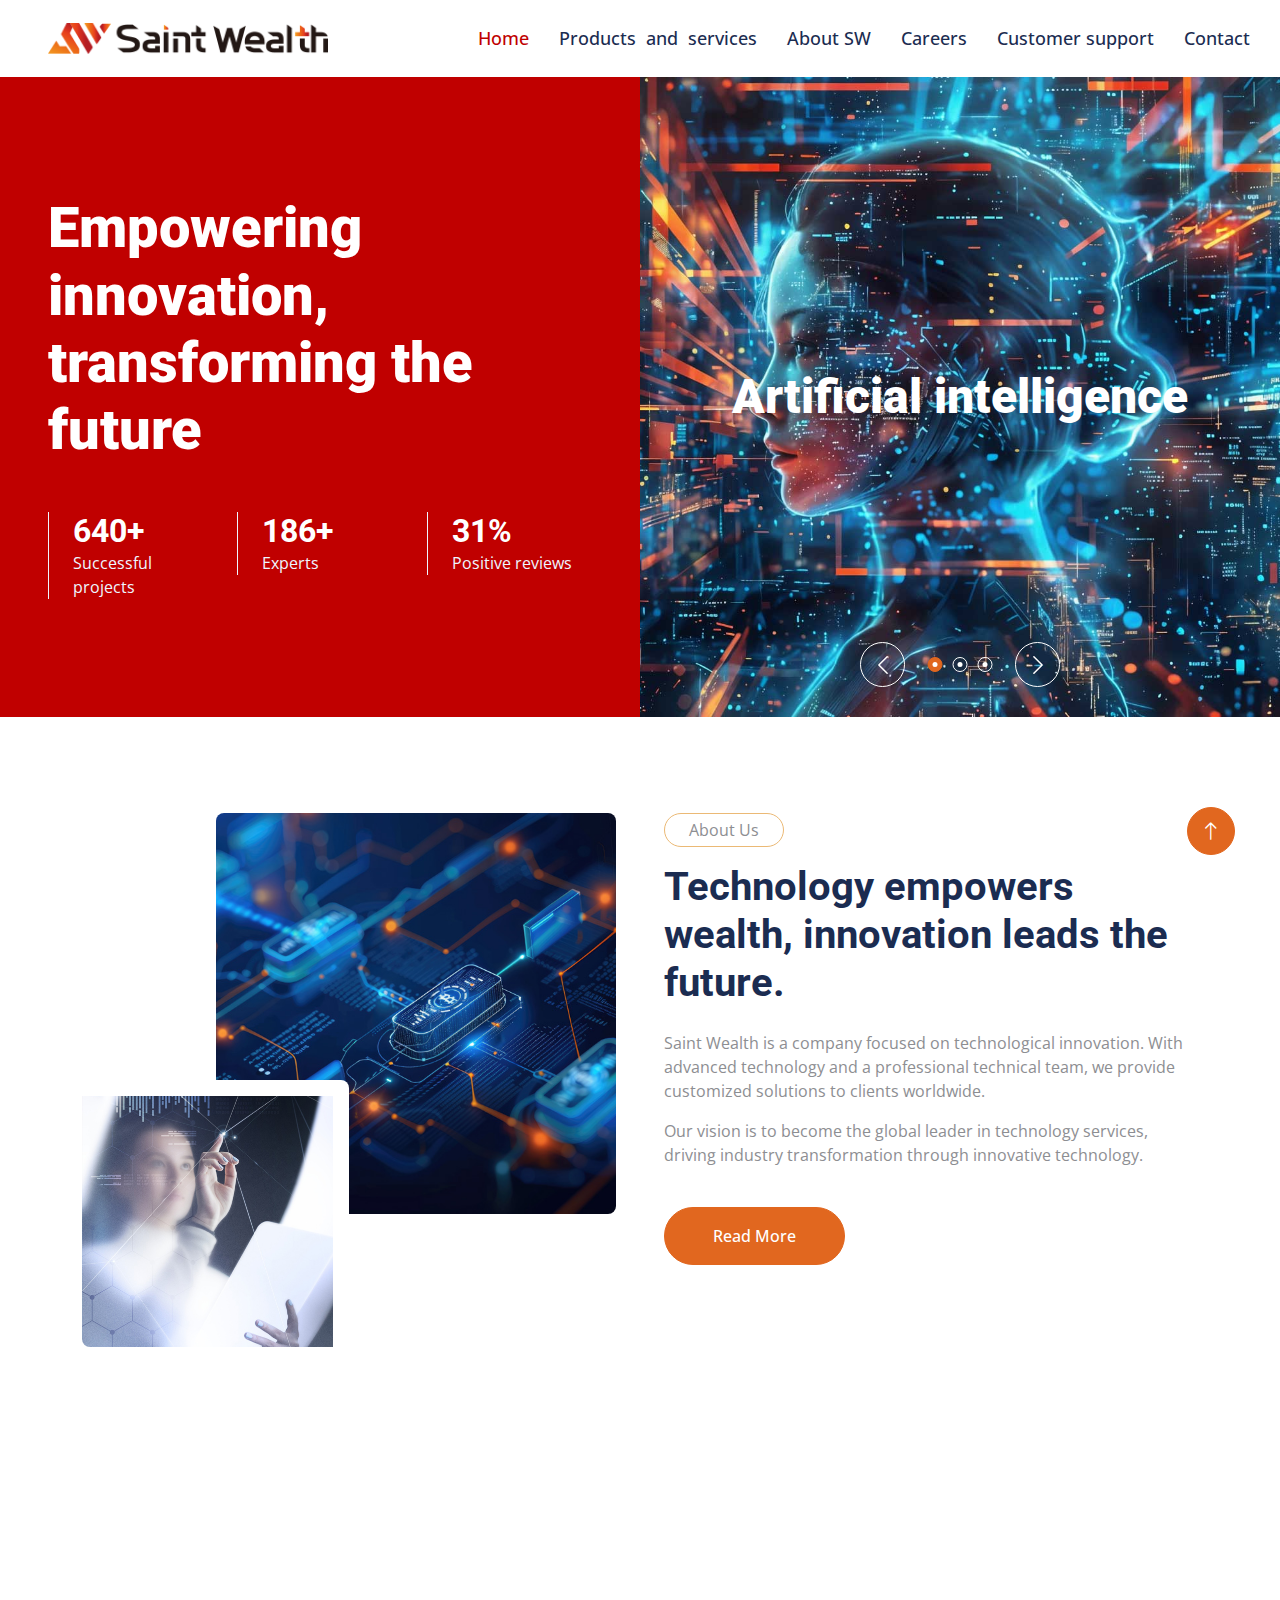
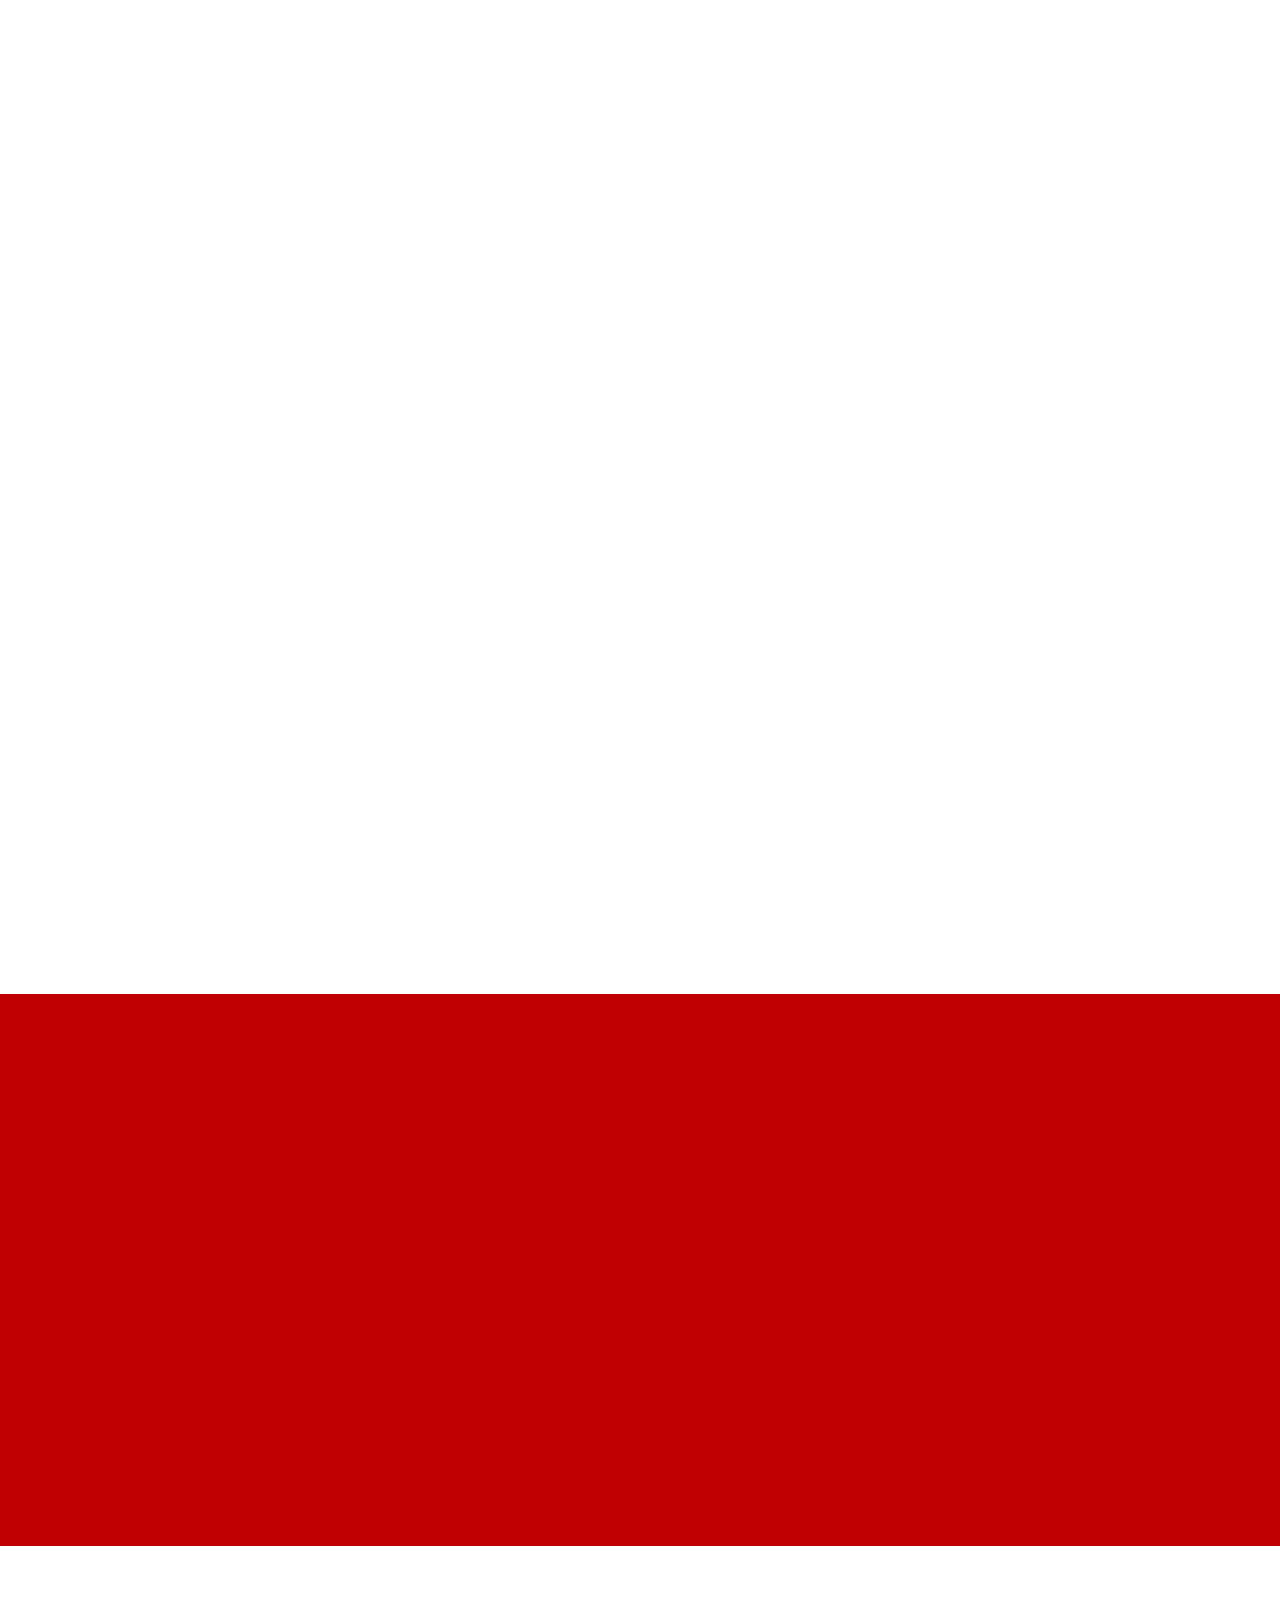
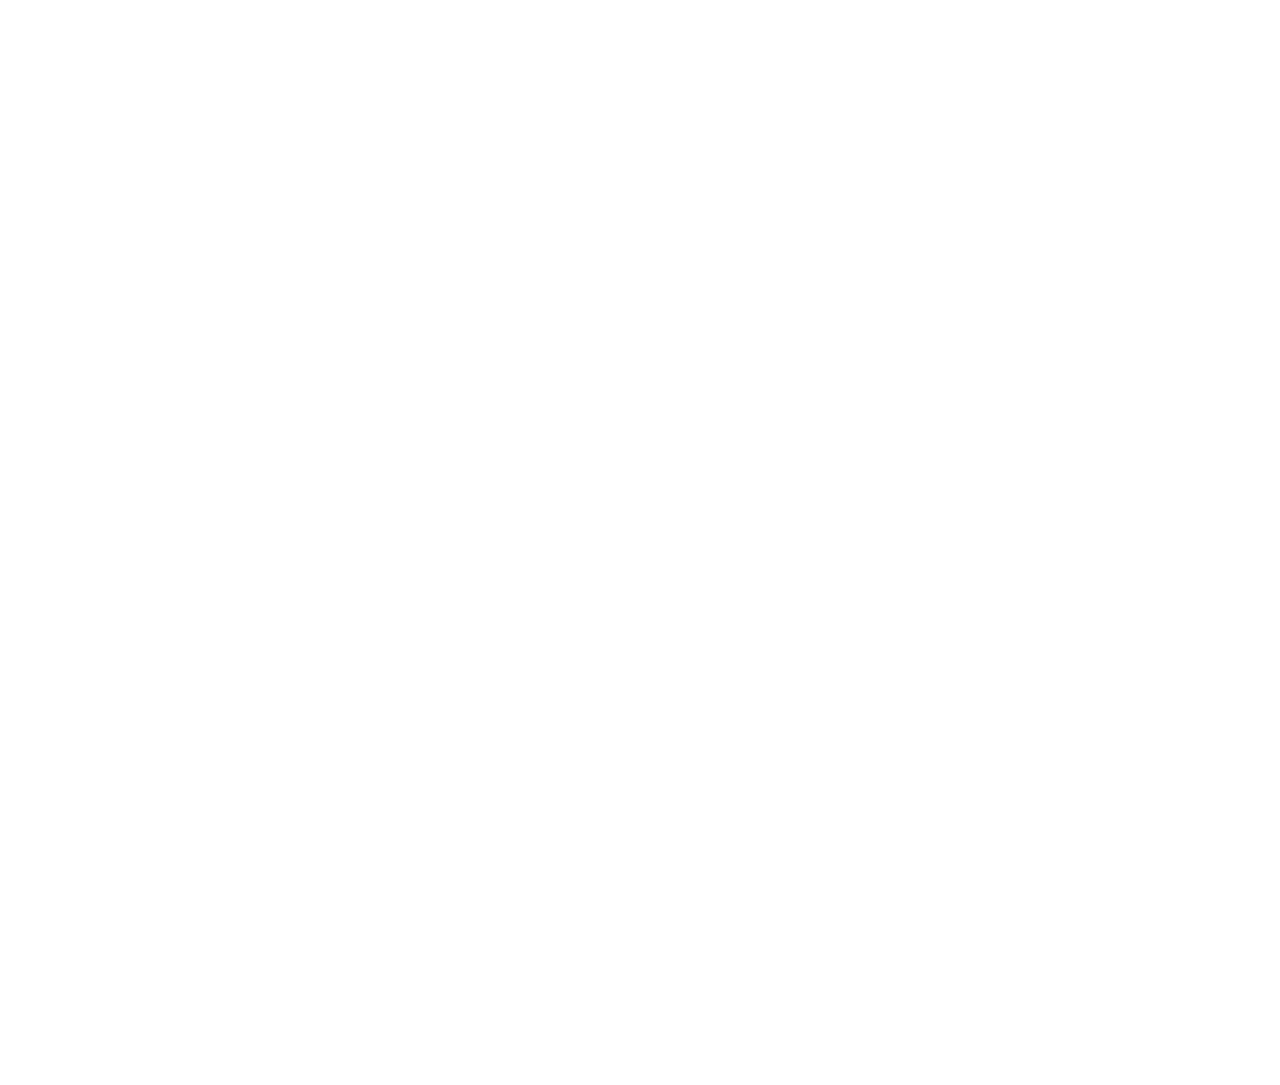
<file: index.html>
<!DOCTYPE html>
<html lang="en">

<head>
    <meta charset="utf-8">
    <title>Saint wealth</title>
    <meta content="width=device-width, initial-scale=1.0" name="viewport">
    <meta content="" name="keywords">
    <meta content="" name="description">

    <!-- Favicon -->
    <link href="img/favicon.png" rel="icon">

    <!-- Google Web Fonts -->
    <link rel="preconnect" href="https://fonts.googleapis.com">
    <link rel="preconnect" href="https://fonts.gstatic.com" crossorigin>
    <link href="https://fonts.googleapis.com/css2?family=Open+Sans:wght@400;500&family=Roboto:wght@500;700;900&display=swap" rel="stylesheet"> 

    <!-- Icon Font Stylesheet -->
    <link href="https://cdnjs.cloudflare.com/ajax/libs/font-awesome/5.10.0/css/all.min.css" rel="stylesheet">
    <link href="https://cdn.jsdelivr.net/npm/bootstrap-icons@1.4.1/font/bootstrap-icons.css" rel="stylesheet">

    <!-- Libraries Stylesheet -->
    <link href="lib/animate/animate.min.css" rel="stylesheet">
    <link href="lib/owlcarousel/assets/owl.carousel.min.css" rel="stylesheet">
    <link href="lib/tempusdominus/css/tempusdominus-bootstrap-4.min.css" rel="stylesheet" />

    <!-- Customized Bootstrap Stylesheet -->
    <link href="css/bootstrap.min.css" rel="stylesheet">

    <!-- Template Stylesheet -->
    <link href="css/style.css" rel="stylesheet">
</head>

<body>
    <!-- Spinner Start -->
    <div id="spinner" class="show bg-white position-fixed translate-middle w-100 vh-100 top-50 start-50 d-flex align-items-center justify-content-center">
        <div class="spinner-grow text-primary" style="width: 3rem; height: 3rem;" role="status">
            <span class="sr-only">Loading...</span>
        </div>
    </div>
    <!-- Spinner End -->


    <!-- Topbar Start -->
    <!-- <div class="container-fluid bg-light p-0 wow fadeIn" data-wow-delay="0.1s">
        <div class="row gx-0 d-none d-lg-flex">
            <div class="col-lg-7 px-5 text-start">
                <div class="h-100 d-inline-flex align-items-center py-3 me-4">
                    <small class="fa fa-map-marker-alt text-primary me-2"></small>
                    <small>123 Street, New York, USA</small>
                </div>
                <div class="h-100 d-inline-flex align-items-center py-3">
                    <small class="far fa-clock text-primary me-2"></small>
                    <small>Mon - Fri : 09.00 AM - 09.00 PM</small>
                </div>
            </div>
            <div class="col-lg-5 px-5 text-end">
                <div class="h-100 d-inline-flex align-items-center py-3 me-4">
                    <small class="fa fa-phone-alt text-primary me-2"></small>
                    <small>+012 345 6789</small>
                </div>
                <div class="h-100 d-inline-flex align-items-center">
                    <a class="btn btn-sm-square rounded-circle bg-white text-primary me-1" href=""><i class="fab fa-facebook-f"></i></a>
                    <a class="btn btn-sm-square rounded-circle bg-white text-primary me-1" href=""><i class="fab fa-twitter"></i></a>
                    <a class="btn btn-sm-square rounded-circle bg-white text-primary me-1" href=""><i class="fab fa-linkedin-in"></i></a>
                    <a class="btn btn-sm-square rounded-circle bg-white text-primary me-0" href=""><i class="fab fa-instagram"></i></a>
                </div>
            </div>
        </div>
    </div> -->
    <!-- Topbar End -->


    <!-- Navbar Start -->
    <nav class="navbar navbar-expand-lg bg-white navbar-light sticky-top p-0 wow fadeIn" data-wow-delay="0.1s">
        <a href="index.html" class="navbar-brand d-flex align-items-center px-4 px-lg-5">
            <img src="img/sw_logo-1.png" style="width:280px;" alt="">
        </a>
        <button type="button" class="navbar-toggler me-4" data-bs-toggle="collapse" data-bs-target="#navbarCollapse">
            <span class="navbar-toggler-icon"></span>
        </button>
        <div class="collapse navbar-collapse" id="navbarCollapse">
            <div class="navbar-nav ms-auto p-4 p-lg-0">
                <a href="index.html" class="nav-item nav-link active">Home</a>
                
                <a href="products_service.html" class="nav-item nav-link">Products&nbsp&nbspand&nbsp&nbspservices</a>
                <a href="about.html" class="nav-item nav-link">About&nbspSW</a>
                <!-- <div class="nav-item dropdown">
                    <a href="#" class="nav-link dropdown-toggle" data-bs-toggle="dropdown">Pages</a>
                    <div class="dropdown-menu rounded-0 rounded-bottom m-0">
                        <a href="feature.html" class="dropdown-item">Feature</a>
                        <a href="team.html" class="dropdown-item">Our Doctor</a>
                        <a href="appointment.html" class="dropdown-item">Appointment</a>
                        <a href="testimonial.html" class="dropdown-item">Testimonial</a>
                        <a href="404.html" class="dropdown-item">404 Page</a>
                    </div>
                </div> -->
                <a href="careers.html" class="nav-item nav-link">Careers</a>
                <a href="customer_support.html" class="nav-item nav-link">Customer support</a>
                <a href="contact.html" class="nav-item nav-link">Contact</a>
            </div>
            <!-- <a href="" class="btn btn-primary rounded-0 py-4 px-lg-5 d-none d-lg-block">Appointment<i class="fa fa-arrow-right ms-3"></i></a> -->
        </div>
    </nav>
    <!-- Navbar End -->


    <!-- Header Start -->
    <div class="container-fluid header bg-primary p-0 mb-5">
        <div class="row g-0 align-items-center flex-column-reverse flex-lg-row">
            <div class="col-lg-6 p-5 wow fadeIn" data-wow-delay="0.1s">
                <h1 class="display-4 text-white mb-5">Empowering innovation, transforming the future</h1>
                <div class="row g-4">
                    <div class="col-sm-4">
                        <div class="border-start border-light ps-4">
                            <span class="text-white mb-1" data-toggle="counter-up">2000</span><span class="text-white mb-1">+</span>
                            <p class="text-light mb-0">Successful projects</p>
                        </div>
                    </div>
                    <div class="col-sm-4">
                        <div class="border-start border-light ps-4">
                            <span class="text-white mb-1" data-toggle="counter-up">580</span><span class="text-white mb-1">+</span>
                            <p class="text-light mb-0">Experts</p>
                        </div>
                    </div>
                    <!-- <div class="col-sm-4">
                        <div class="border-start border-light ps-4">
                            <h2 class="text-white mb-1" data-toggle="counter-up">1234</h2>
                            <p class="text-light mb-0">Medical Stuff</p>
                        </div>
                    </div> -->
                    <div class="col-sm-4">
                        <div class="border-start border-light ps-4">
                            <span class="text-white mb-1" data-toggle="counter-up">98</span><span class="text-white mb-1">%</span>
                            <p class="text-light mb-0">Positive reviews</p>
                        </div>
                    </div>
                </div>
            </div>
            <div class="col-lg-6 wow fadeIn" data-wow-delay="0.5s">
                <div class="owl-carousel header-carousel">
                    <div class="owl-carousel-item position-relative">
                        <img class="img-fluid" src="img/carousel-1.jpg" alt="">
                        <div class="owl-carousel-text">
                            <!-- <h1 class="display-1 text-white mb-0">Artificial intelligence</h1> -->
                            <h1 class="display-1 text-white mb-0">Artificial intelligence</h1>
                        </div>
                    </div>
                    <div class="owl-carousel-item position-relative">
                        <img class="img-fluid" src="img/carousel-2.jpg" alt="">
                        <div class="owl-carousel-text">
                            <h1 class="display-1 text-white mb-0">Financial technology</h1>
                        </div>
                    </div>
                    <div class="owl-carousel-item position-relative">
                        <img class="img-fluid" src="img/carousel-3.jpg" alt="">
                        <div class="owl-carousel-text">
                            <h1 class="display-1 text-white mb-0">Information security</h1>
                        </div>
                    </div>
                </div>
            </div>
        </div>
    </div>
    <!-- Header End -->


    <!-- About Start -->
    <div class="container-xxl py-5">
        <div class="container">
            <div class="row g-5">
                <div class="col-lg-6 wow fadeIn" data-wow-delay="0.1s">
                    <div class="d-flex flex-column">
                        <img class="img-fluid rounded w-75 align-self-end" src="img/about-1.jpg" alt="">
                        <img class="img-fluid rounded w-50 bg-white pt-3 pe-3" src="img/about-2.jpg" alt="" style="margin-top: -25%;">
                    </div>
                </div>
                <div class="col-lg-6 wow fadeIn" data-wow-delay="0.5s">
                    <p class="d-inline-block border rounded-pill py-1 px-4">About Us</p>
                    <h1 class="mb-4">Technology empowers wealth, innovation leads the future.</h1>
                    <p>Saint Wealth is a company focused on technological innovation. With advanced technology and a professional technical team, we provide customized solutions to clients worldwide. </p>
                    <p class="mb-4">Our vision is to become the global leader in technology services, driving industry transformation through innovative technology.</p>
                    <!-- <p><i class="far fa-check-circle text-primary me-3"></i>Innovation-driven</p>
                    <p><i class="far fa-check-circle text-primary me-3"></i>Customer first</p>
                    <p><i class="far fa-check-circle text-primary me-3"></i>Integrity and responsibility</p>
                    <p><i class="far fa-check-circle text-primary me-3"></i>Collaboration and growth</p> -->
                    <a class="btn btn-primary rounded-pill py-3 px-5 mt-3" href="about.html">Read More</a>
                </div>
            </div>
        </div>
    </div>
    <!-- About End -->


    <!-- Service Start -->
    <div class="container-xxl py-5">
        <div class="container">
            <div class="text-center mx-auto mb-5 wow fadeInUp" data-wow-delay="0.1s" style="max-width: 600px;">
                <p class="d-inline-block border rounded-pill py-1 px-4">Services</p>
                <h1>Innovative solutions</h1>
            </div>
            <div class="row g-4">
                <div class="col-lg-4 col-md-6 wow fadeInUp" data-wow-delay="0.1s">
                    <div class="service-item bg-light rounded">
                            <div><img class="img-fluid " src="img/services-1.jpg" alt="">
                            </div>
                       <div class="p-4"><h4 class="mb-3">Artificial intelligence</h4>
                        <p class="mb-4 add2">AI is the key to future business competitiveness. We offer AI solutions, including machine learning, natural language processing, computer vision, and data analytics, helping businesses enhance efficiency, optimize decision-making, and reduce costs.</p>
                        <a class="btn" href="artificial_intelligence.html"><i class="fa fa-plus text-primary me-3"></i>Read More</a></div>
                    </div>
                </div>

               <div class="col-lg-4 col-md-6 wow fadeInUp" data-wow-delay="0.3s">
                    <div class="service-item bg-light rounded">
                            <div><img class="img-fluid " src="img/services-2.jpg" alt="">
                            </div>
                       <div class="p-4"><h4 class="mb-3">Financial technology</h4>
                        <p class="mb-4 add2">Our fintech solutions encompass intelligent investment advisory, blockchain technology, digital payments, and risk management, enabling financial institutions to improve operational efficiency and security.</p>
                        <a class="btn" href="financial_technology.html"><i class="fa fa-plus text-primary me-3"></i>Read More</a></div>
                    </div>
                </div>


                <div class="col-lg-4 col-md-6 wow fadeInUp" data-wow-delay="0.5s">
                    <div class="service-item bg-light rounded">
                            <div><img class="img-fluid " src="img/services-3.jpg" alt="">
                            </div>
                       <div class="p-4"><h4 class="mb-3">IT services</h4>
                        <p class="mb-4 add2">We provide IT infrastructure, cloud computing, big data analytics, and software-hardware integration, empowering businesses to seamlessly adapt to digital transformation.</p>
                        <a class="btn" href="IT_services.html"><i class="fa fa-plus text-primary me-3"></i>Read More</a></div>
                    </div>
                </div>


                <div class="col-lg-4 col-md-6 wow fadeInUp" data-wow-delay="0.1s">
                    <div class="service-item bg-light rounded">
                            <div><img class="img-fluid " src="img/services-4.jpg" alt="">
                            </div>
                       <div class="p-4"><h4 class="mb-3">Software applications</h4>
                        <p class="mb-4 add2">We develop high-performance enterprise management systems, SaaS platforms, and client applications to help businesses streamline operations and improve efficiency.</p>
                        <a class="btn" href=""><i class="fa fa-plus text-primary me-3"></i>Read More</a></div>
                    </div>
                </div>

                <div class="col-lg-4 col-md-6 wow fadeInUp" data-wow-delay="0.3s">
                    <div class="service-item bg-light rounded">
                            <div><img class="img-fluid " src="img/services-5.jpg" alt="">
                            </div>
                       <div class="p-4"><h4 class="mb-3">Game art design</h4>
                        <p class="mb-4 add2">Our professional game art services include UI/UX design, 3D modeling, animation production, and visual effects, creating immersive gaming experiences for developers.</p>
                        <a class="btn" href=""><i class="fa fa-plus text-primary me-3"></i>Read More</a></div>
                    </div>
                </div>


                <div class="col-lg-4 col-md-6 wow fadeInUp" data-wow-delay="0.5s">
                    <div class="service-item bg-light rounded">
                            <div><img class="img-fluid " src="img/services-6.jpg" alt="">
                            </div>
                       <div class="p-4"><h4 class="mb-3">Information security</h4>
                        <p class="mb-4 add2">Cybersecurity is essential. We offer data encryption, risk management, penetration testing, and security audits to ensure the utmost protection of client data.</p>
                        <a class="btn" href=""><i class="fa fa-plus text-primary me-3"></i>Read More</a></div>
                    </div>
                </div>


            </div>
        </div>
    </div>
    <!-- Service End -->


    <!-- Feature Start -->
    <div class="container-fluid bg-primary overflow-hidden my-5 px-lg-0">
        <div class="container feature px-lg-0">
            <div class="row g-0 mx-lg-0">
                <div class="col-lg-6 feature-text py-5 wow fadeIn" data-wow-delay="0.1s">
                    <div class="p-lg-5 ps-lg-0">
                        <!-- <p class="d-inline-block border rounded-pill text-light py-1 px-4">Features</p> -->
                        <h1 class="text-white mb-4">Why choose us</h1>
                        <p class="text-white mb-4 pb-2">In the fast-evolving digital era, Saint Wealth offers innovative, customized solutions to help businesses thrive through digital transformation and foster long-term, strategic partnerships for sustainable growth.</p>
                        <div class="row g-4">
                            <div class="col-6">
                                <div class="d-flex align-items-center">
                                    <div class="d-flex flex-shrink-0 align-items-center justify-content-center rounded-circle bg-light" style="width: 55px; height: 55px;">
                                        <i class="fa fa-wrench text-primary"></i>
                                    </div>
                                    <div class="ms-4">
                                        <p class="text-white mb-2">Professional</p>
                                        <h5 class="text-white mb-0">Technical expertise</h5>
                                    </div>
                                </div>
                            </div>
                            <div class="col-6">
                                <div class="d-flex align-items-center">
                                    <div class="d-flex flex-shrink-0 align-items-center justify-content-center rounded-circle bg-light" style="width: 55px; height: 55px;">
                                        <i class="fa fa-magic text-primary"></i>
                                    </div>
                                    <div class="ms-4">
                                        <p class="text-white mb-2">Tailored</p>
                                        <h5 class="text-white mb-0">Solutions</h5>
                                    </div>
                                </div>
                            </div>
                            <div class="col-6">
                                <div class="d-flex align-items-center">
                                    <div class="d-flex flex-shrink-0 align-items-center justify-content-center rounded-circle bg-light" style="width: 55px; height: 55px;">
                                        <i class="fa fa-balance-scale text-primary"></i>
                                    </div>
                                    <div class="ms-4">
                                        <p class="text-white mb-2">System</p>
                                        <h5 class="text-white mb-0">Stability</h5>
                                    </div>
                                </div>
                            </div>
                            <div class="col-6">
                                <div class="d-flex align-items-center">
                                    <div class="d-flex flex-shrink-0 align-items-center justify-content-center rounded-circle bg-light" style="width: 55px; height: 55px;">
                                        <i class="fa fa-flag text-primary"></i>
                                    </div>
                                    <div class="ms-4">
                                        <p class="text-white mb-2">Ongoing</p>
                                        <h5 class="text-white mb-0">Innovation</h5>
                                    </div>
                                </div>
                            </div>
                        </div>
                    </div>
                </div>
                <div class="col-lg-6 pe-lg-0 wow fadeIn" data-wow-delay="0.5s" style="min-height: 400px;">
                    <div class="position-relative h-100">
                        <img class="position-absolute img-fluid w-100 h-100" src="img/feature.jpg" style="object-fit: cover;" alt="">
                    </div>
                </div>
            </div>
        </div>
    </div>
    <!-- Feature End -->

<!-- 
    <div class="container-xxl py-5">
        <div class="container">
            <div class="text-center mx-auto mb-5 wow fadeInUp" data-wow-delay="0.1s" style="max-width: 600px;">
                <p class="d-inline-block border rounded-pill py-1 px-4">Team</p>
                <h1>Meet our team</h1>
            </div>
            <div class="row g-4">
                <div class="col-lg-3 col-md-6 wow fadeInUp" data-wow-delay="0.1s">
                    <div class="team-item position-relative rounded overflow-hidden">
                        <div class="overflow-hidden">
                            <img class="img-fluid" src="img/team-1.jpg" alt="">
                        </div>
                        <div class="team-text bg-light text-center p-4">
                            <h5>Artificial intelligence</h5>
                            <p class="text-primary">Engineer</p>
                        </div>
                    </div>
                </div>
                <div class="col-lg-3 col-md-6 wow fadeInUp" data-wow-delay="0.3s">
                    <div class="team-item position-relative rounded overflow-hidden">
                        <div class="overflow-hidden">
                            <img class="img-fluid" src="img/team-2.jpg" alt="">
                        </div>
                        <div class="team-text bg-light text-center p-4">
                            <h5>Financial</h5>
                            <p class="text-primary">Analyst</p>
                        </div>
                    </div>
                </div>
                <div class="col-lg-3 col-md-6 wow fadeInUp" data-wow-delay="0.5s">
                    <div class="team-item position-relative rounded overflow-hidden">
                        <div class="overflow-hidden">
                            <img class="img-fluid" src="img/team-3.jpg" alt="">
                        </div>
                        <div class="team-text bg-light text-center p-4">
                            <h5>Information technology</h5>
                            <p class="text-primary">Specialist</p>
                        </div>
                    </div>
                </div>
                <div class="col-lg-3 col-md-6 wow fadeInUp" data-wow-delay="0.7s">
                    <div class="team-item position-relative rounded overflow-hidden">
                        <div class="overflow-hidden">
                            <img class="img-fluid" src="img/team-4.jpg" alt="">
                        </div>
                        <div class="team-text bg-light text-center p-4">
                            <h5>Creative</h5>
                            <p class="text-primary">Designer</p>
                        </div>
                    </div>
                </div>

                
            </div>
        </div>
    </div>   -->
    <!-- Appointment End -->


    <!-- Testimonial Start -->
    <div class="container-xxl py-5">
        <div class="container">
            <div class="text-center mx-auto mb-5 wow fadeInUp" data-wow-delay="0.1s" style="max-width: 600px;">
                <p class="d-inline-block border rounded-pill py-1 px-4">Testimonial</p>
                <h1>What say our patients!</h1>
            </div>
            <div class="owl-carousel testimonial-carousel wow fadeInUp" data-wow-delay="0.1s">
                <div class="testimonial-item text-center">
                    <img class="img-fluid bg-light rounded-circle p-2 mx-auto mb-4" src="img/testimonial-1.jpg" style="width: 100px; height: 100px;">
                    <div class="testimonial-text rounded text-center p-4">
                        <p>"Saint Wealth’s AI solutions have optimized our data analysis process, significantly improving decision-making accuracy. What used to take weeks for market analysis can now be completed in just hours, greatly enhancing our operational efficiency!"</p>
                        <h5 class="mb-1">Data director</h5>
                        <span class="fst-italic">Global retail group</span>
                    </div>
                </div>

                <div class="testimonial-item text-center">
                    <img class="img-fluid bg-light rounded-circle p-2 mx-auto mb-4" src="img/testimonial-2.jpg" style="width: 100px; height: 100px;">
                    <div class="testimonial-text rounded text-center p-4">
                        <p>"As a financial institution, we require highly accurate risk management tools. Saint Wealth’s fintech solutions have enhanced our credit evaluation accuracy and strengthened risk control, making our services more competitive."</p>
                        <h5 class="mb-1">Head of risk management</h5>
                        <span class="fst-italic">International bank</span>
                    </div>
                </div>

                <div class="testimonial-item text-center">
                    <img class="img-fluid bg-light rounded-circle p-2 mx-auto mb-4" src="img/testimonial-3.jpg" style="width: 100px; height: 100px;">
                    <div class="testimonial-text rounded text-center p-4">
                        <p>"With our company growing rapidly, we needed a stable and reliable IT infrastructure. Saint Wealth’s IT services team built an efficient cloud architecture for us while reinforcing cybersecurity, ensuring our systems run smoothly and securely."</p>
                        <h5 class="mb-1">CTO</h5>
                        <span class="fst-italic">Tech startup</span>
                    </div>
                </div>

                <div class="testimonial-item text-center">
                    <img class="img-fluid bg-light rounded-circle p-2 mx-auto mb-4" src="img/testimonial-4.jpg" style="width: 100px; height: 100px;">
                    <div class="testimonial-text rounded text-center p-4">
                        <p>"We partnered with Saint Wealth to develop an innovative digital product, and their design and development teams worked seamlessly to ensure not only powerful functionality but also an outstanding user experience. Our customer satisfaction soared, leading to a 40% increase in revenue!"</p>
                        <h5 class="mb-1">Product director</h5>
                        <span class="fst-italic">Leading game company</span>
                    </div>
                </div>

                

            </div>
        </div>
    </div>
    <!-- Testimonial End -->


    <!-- Footer Start -->
    <div class="container-fluid bg-dark text-light-footer footer mt-5 pt-5 wow fadeIn" data-wow-delay="0.1s">
        <div class="container py-5">
            <div class="row g-5">
                <div class="col-lg-3 col-md-6">
                    <a href="index.html" class="navbar-brand d-flex align-items-center mb-4">
                        <img src="img/sw_logo-1-w.png" style="width:260px;" alt="">
                    </a>
                    <!-- <h5 class="text-light mb-4">Address</h5> -->
                    <p>Saint Wealth is a company focused on technological innovation. With advanced technology and a professional technical team, we provide customized solutions to clients worldwide.</p>
                    <!-- <p class="mb-2"><i class="fa fa-map-marker-alt me-3"></i>123 Street, New York, USA</p>
                    <p class="mb-2"><i class="fa fa-phone-alt me-3"></i>+012 345 67890</p>
                    <p class="mb-2"><i class="fa fa-envelope me-3"></i>info@example.com</p>
                    <div class="d-flex pt-2">
                        <a class="btn btn-outline-light btn-social rounded-circle" href=""><i class="fab fa-twitter"></i></a>
                        <a class="btn btn-outline-light btn-social rounded-circle" href=""><i class="fab fa-facebook-f"></i></a>
                        <a class="btn btn-outline-light btn-social rounded-circle" href=""><i class="fab fa-youtube"></i></a>
                        <a class="btn btn-outline-light btn-social rounded-circle" href=""><i class="fab fa-linkedin-in"></i></a>
                    </div> -->
                </div>
                <div class="col-lg-3 col-md-6">
                    <h5 class="text-light-tittle mb-4">Services</h5>
                    <a class="btn btn-link" href="artificial_intelligence.html">Artificial intelligence</a>
                    <a class="btn btn-link" href="financial_technology.html">Financial technology</a>
                    <a class="btn btn-link" href="IT_services.html">IT services</a>
                    <a class="btn btn-link" href="">Software applications</a>
                    <a class="btn btn-link" href="">Game art design</a>
                    <a class="btn btn-link" href="">Information security</a>
                </div>
                <div class="col-lg-3 col-md-6">
                    <h5 class="text-light-tittle mb-4">Quick links</h5>
                    <a class="btn btn-link" href="about.html">About SW</a>
                    <a class="btn btn-link" href="careers.html">Careers</a>
                    <a class="btn btn-link" href="customer_support.html">Customer support</a>
                    <a class="btn btn-link" href="products_service.html#process">Process</a>
                </div>
                <div class="col-lg-3 col-md-6">
                    <h5 class="text-light-tittle mb-4">Contact</h5>
                    <h5 style="color:#FFFFFF;">Let’s build a digital future together!</h5>
                    <div class="position-relative mx-auto" style="max-width: 400px;">
                        <a class="btn btn-primary mt-3  py-2 top-0 end-0 me-2" href="contact.html">Contact us</a>  
                    </div>
                </div>
            </div>
        </div>
        <div class="container">
            <div class="copyright">
                <div class="row">
                    <div class="col-md-6 text-center text-md-start mb-3 mb-md-0 text-light">
                        &copy; SAINT WEALTH LTD., All Right Reserved.
                    </div>
                    
                </div>
            </div>
        </div>
    </div>
    <!-- Footer End -->


    <!-- Back to Top -->
    <a href="#" class="btn btn-lg btn-primary btn-lg-square rounded-circle back-to-top"><i class="bi bi-arrow-up"></i></a>


    <!-- JavaScript Libraries -->
    <script src="https://code.jquery.com/jquery-3.4.1.min.js"></script>
    <script src="https://cdn.jsdelivr.net/npm/bootstrap@5.0.0/dist/js/bootstrap.bundle.min.js"></script>
    <script src="lib/wow/wow.min.js"></script>
    <script src="lib/easing/easing.min.js"></script>
    <script src="lib/waypoints/waypoints.min.js"></script>
    <script src="lib/counterup/counterup.min.js"></script>
    <script src="lib/owlcarousel/owl.carousel.min.js"></script>
    <script src="lib/tempusdominus/js/moment.min.js"></script>
    <script src="lib/tempusdominus/js/moment-timezone.min.js"></script>
    <script src="lib/tempusdominus/js/tempusdominus-bootstrap-4.min.js"></script>

    <!-- Template Javascript -->
    <script src="js/main.js"></script>
</body>

</html>
</file>
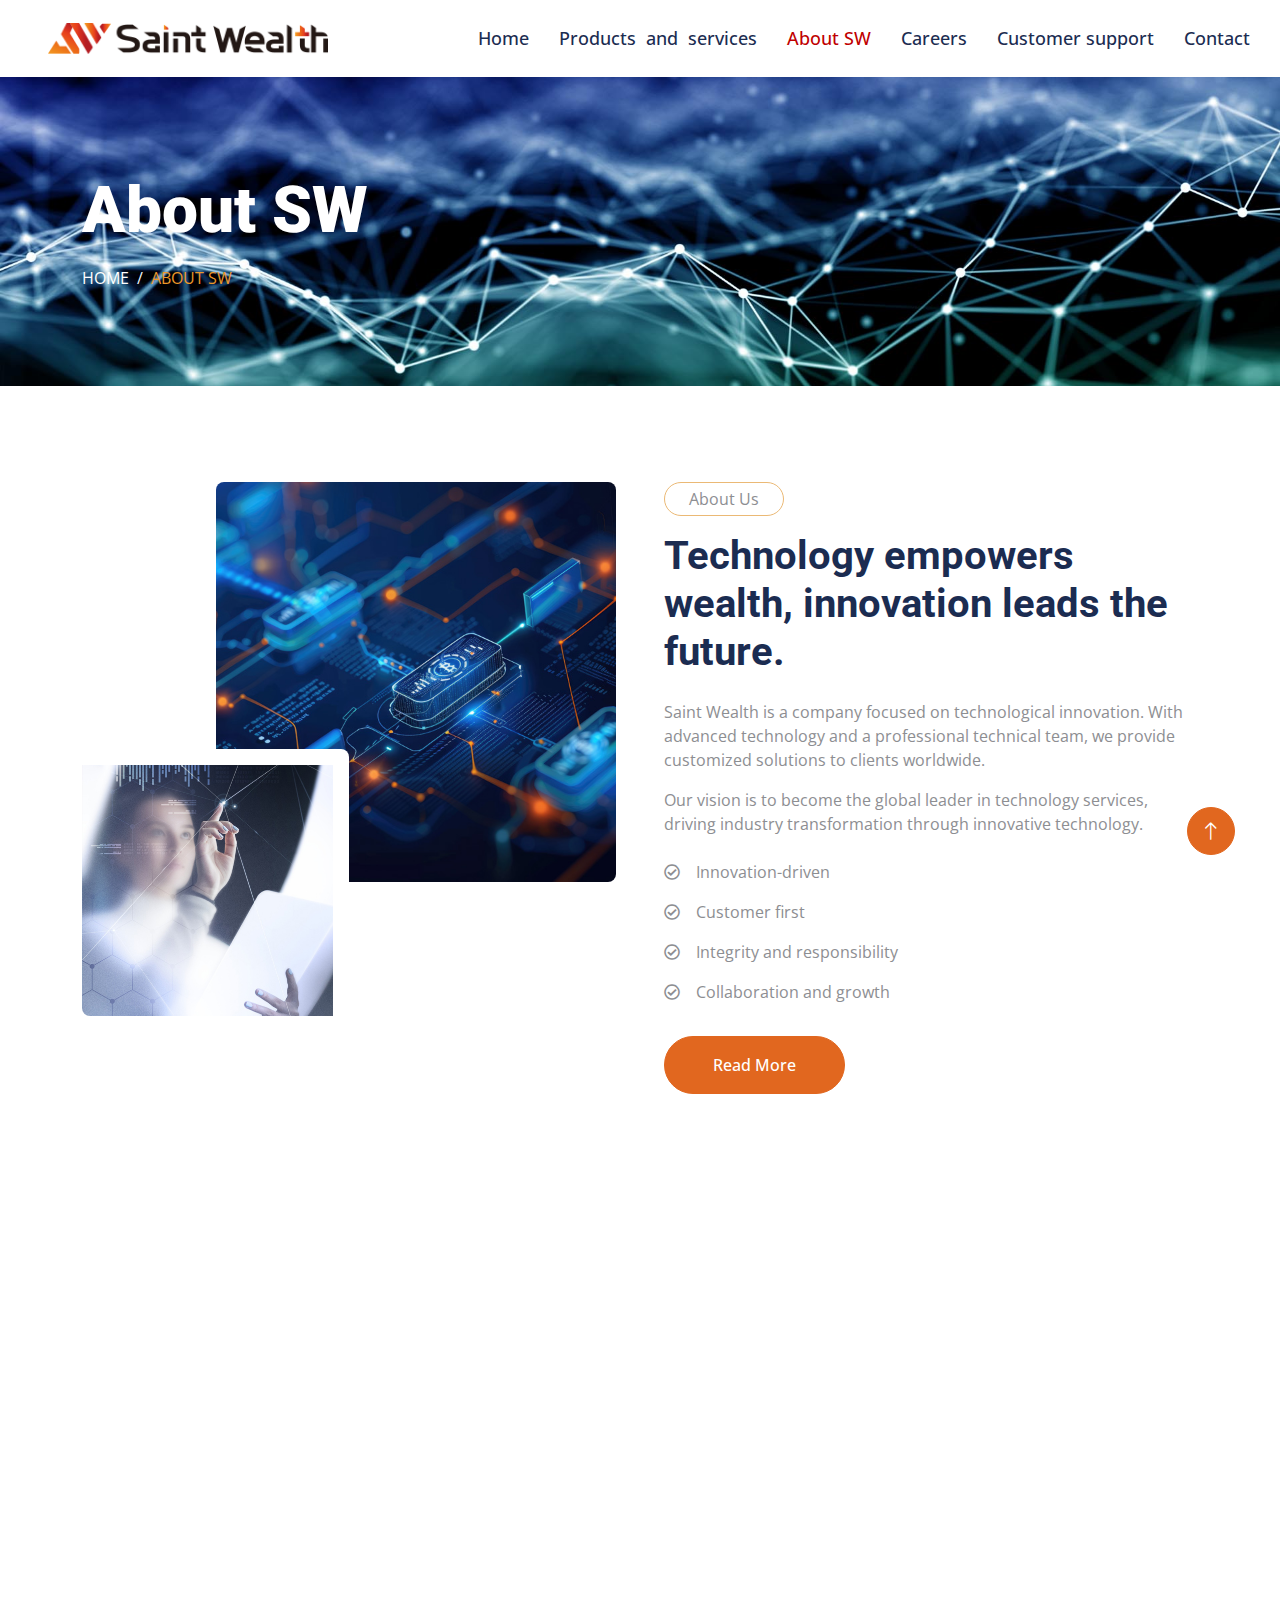
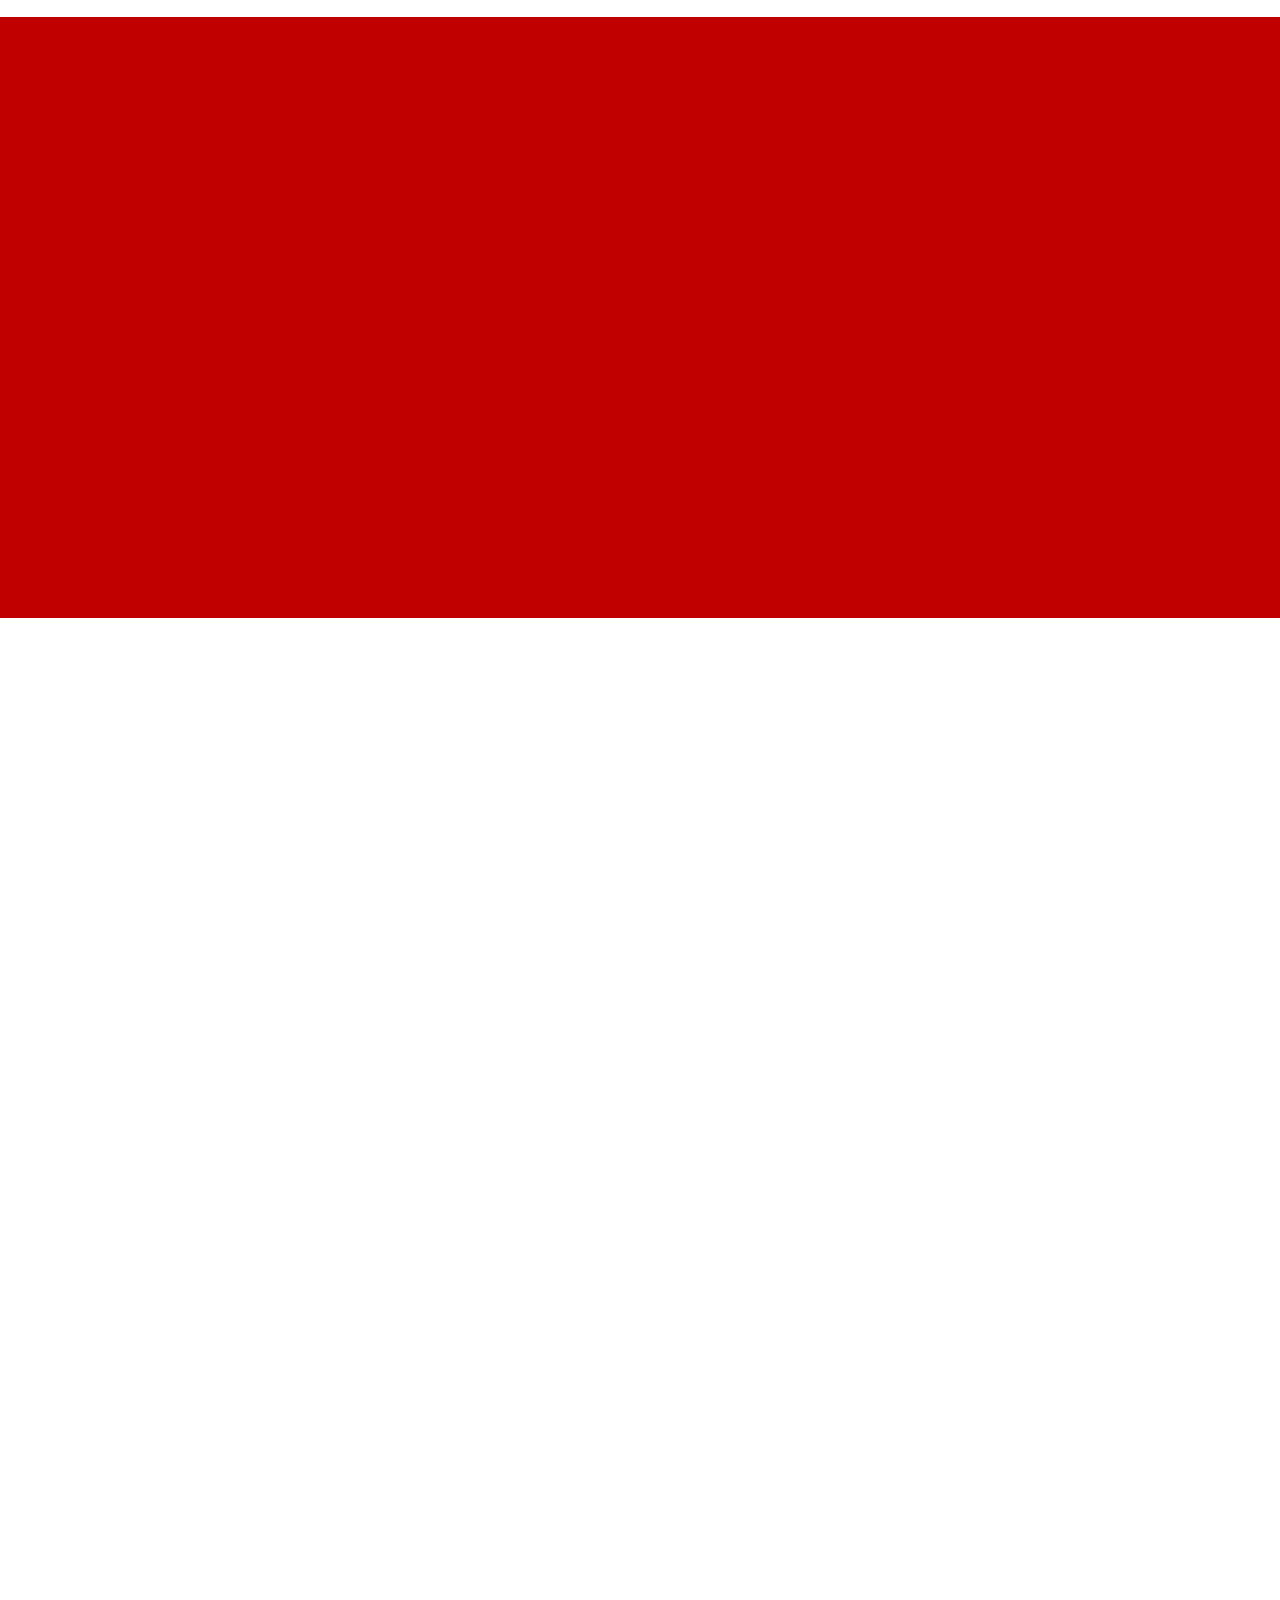
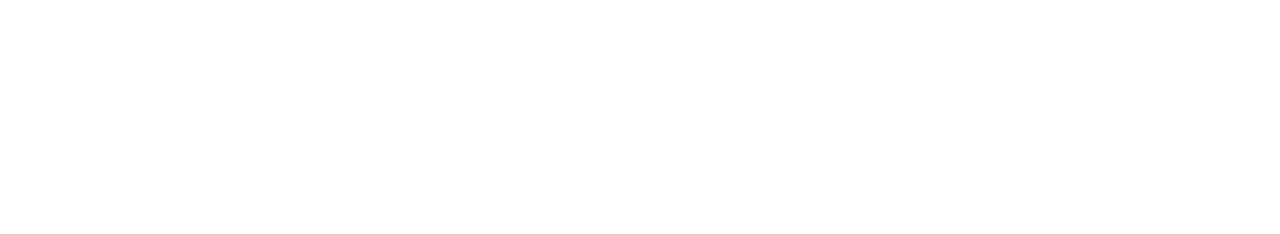
<file: about.html>
<!DOCTYPE html>
<html lang="en">

<head>
    <meta charset="utf-8">
    <title>About SW | Saint wealth</title>
    <meta content="width=device-width, initial-scale=1.0" name="viewport">
    <meta content="" name="keywords">
    <meta content="" name="description">

    <!-- Favicon -->
    <link href="img/favicon.png" rel="icon">

    <!-- Google Web Fonts -->
    <link rel="preconnect" href="https://fonts.googleapis.com">
    <link rel="preconnect" href="https://fonts.gstatic.com" crossorigin>
    <link href="https://fonts.googleapis.com/css2?family=Open+Sans:wght@400;500&family=Roboto:wght@500;700;900&display=swap" rel="stylesheet"> 

    <!-- Icon Font Stylesheet -->
    <link href="https://cdnjs.cloudflare.com/ajax/libs/font-awesome/5.10.0/css/all.min.css" rel="stylesheet">
    <link href="https://cdn.jsdelivr.net/npm/bootstrap-icons@1.4.1/font/bootstrap-icons.css" rel="stylesheet">

    <!-- Libraries Stylesheet -->
    <link href="lib/animate/animate.min.css" rel="stylesheet">
    <link href="lib/owlcarousel/assets/owl.carousel.min.css" rel="stylesheet">
    <link href="lib/tempusdominus/css/tempusdominus-bootstrap-4.min.css" rel="stylesheet" />

    <!-- Customized Bootstrap Stylesheet -->
    <link href="css/bootstrap.min.css" rel="stylesheet">

    <!-- Template Stylesheet -->
    <link href="css/style.css" rel="stylesheet">
</head>

<body>
    <!-- Spinner Start -->
    <div id="spinner" class="show bg-white position-fixed translate-middle w-100 vh-100 top-50 start-50 d-flex align-items-center justify-content-center">
        <div class="spinner-grow text-primary" style="width: 3rem; height: 3rem;" role="status">
            <span class="sr-only">Loading...</span>
        </div>
    </div>
    <!-- Spinner End -->


    <!-- Topbar Start -->
    <!-- <div class="container-fluid bg-light p-0 wow fadeIn" data-wow-delay="0.1s">
        <div class="row gx-0 d-none d-lg-flex">
            <div class="col-lg-7 px-5 text-start">
                <div class="h-100 d-inline-flex align-items-center py-3 me-4">
                    <small class="fa fa-map-marker-alt text-primary me-2"></small>
                    <small>123 Street, New York, USA</small>
                </div>
                <div class="h-100 d-inline-flex align-items-center py-3">
                    <small class="far fa-clock text-primary me-2"></small>
                    <small>Mon - Fri : 09.00 AM - 09.00 PM</small>
                </div>
            </div>
            <div class="col-lg-5 px-5 text-end">
                <div class="h-100 d-inline-flex align-items-center py-3 me-4">
                    <small class="fa fa-phone-alt text-primary me-2"></small>
                    <small>+012 345 6789</small>
                </div>
                <div class="h-100 d-inline-flex align-items-center">
                    <a class="btn btn-sm-square rounded-circle bg-white text-primary me-1" href=""><i class="fab fa-facebook-f"></i></a>
                    <a class="btn btn-sm-square rounded-circle bg-white text-primary me-1" href=""><i class="fab fa-twitter"></i></a>
                    <a class="btn btn-sm-square rounded-circle bg-white text-primary me-1" href=""><i class="fab fa-linkedin-in"></i></a>
                    <a class="btn btn-sm-square rounded-circle bg-white text-primary me-0" href=""><i class="fab fa-instagram"></i></a>
                </div>
            </div>
        </div>
    </div> -->
    <!-- Topbar End -->


    <!-- Navbar Start -->
    <nav class="navbar navbar-expand-lg bg-white navbar-light sticky-top p-0 wow fadeIn" data-wow-delay="0.1s">
        <a href="index.html" class="navbar-brand d-flex align-items-center px-4 px-lg-5">
            <img src="img/sw_logo-1.png" style="width:280px;" alt="">
        </a>
        <button type="button" class="navbar-toggler me-4" data-bs-toggle="collapse" data-bs-target="#navbarCollapse">
            <span class="navbar-toggler-icon"></span>
        </button>
        <div class="collapse navbar-collapse" id="navbarCollapse">
            <div class="navbar-nav ms-auto p-4 p-lg-0">
                <a href="index.html" class="nav-item nav-link ">Home</a>
                
                <a href="products_service.html" class="nav-item nav-link">Products&nbsp&nbspand&nbsp&nbspservices</a>
                <a href="about.html" class="nav-item nav-link active">About&nbspSW</a>
                <!-- <div class="nav-item dropdown">
                    <a href="#" class="nav-link dropdown-toggle" data-bs-toggle="dropdown">Pages</a>
                    <div class="dropdown-menu rounded-0 rounded-bottom m-0">
                        <a href="feature.html" class="dropdown-item">Feature</a>
                        <a href="team.html" class="dropdown-item">Our Doctor</a>
                        <a href="appointment.html" class="dropdown-item">Appointment</a>
                        <a href="testimonial.html" class="dropdown-item">Testimonial</a>
                        <a href="404.html" class="dropdown-item">404 Page</a>
                    </div>
                </div> -->
                <a href="careers.html" class="nav-item nav-link">Careers</a>
                <a href="customer_support.html" class="nav-item nav-link">Customer support</a>
                <a href="contact.html" class="nav-item nav-link">Contact</a>
            </div>
            <!-- <a href="" class="btn btn-primary rounded-0 py-4 px-lg-5 d-none d-lg-block">Appointment<i class="fa fa-arrow-right ms-3"></i></a> -->
        </div>
    </nav>
    <!-- Navbar End -->


    <!-- Page Header Start -->
    <div class="container-fluid page-header py-5 mb-5 wow fadeIn" data-wow-delay="0.1s">
        <div class="container py-5">
            <h1 class="display-3 text-white mb-3 animated slideInDown">About SW</h1>
            <nav aria-label="breadcrumb animated slideInDown">
                <ol class="breadcrumb text-uppercase mb-0">
                    <li class="breadcrumb-item"><a class="text-white" href="index.html">Home</a></li>
                    <li class="breadcrumb-item active" aria-current="page">About SW</li>
                </ol>
            </nav>
        </div>
    </div>
    <!-- Page Header End -->


    <!-- About Start -->
    <div class="container-xxl py-5">
        <div class="container">
            <div class="row g-5">
                <div class="col-lg-6 wow fadeIn" data-wow-delay="0.1s">
                    <div class="d-flex flex-column">
                        <img class="img-fluid rounded w-75 align-self-end" src="img/about-1.jpg" alt="">
                        <img class="img-fluid rounded w-50 bg-white pt-3 pe-3" src="img/about-2.jpg" alt="" style="margin-top: -25%;">
                    </div>
                </div>
                <div class="col-lg-6 wow fadeIn" data-wow-delay="0.5s">
                    <p class="d-inline-block border rounded-pill py-1 px-4">About Us</p>
                    <h1 class="mb-4">Technology empowers wealth, innovation leads the future.</h1>
                    <p>Saint Wealth is a company focused on technological innovation. With advanced technology and a professional technical team, we provide customized solutions to clients worldwide. </p>
                    <p class="mb-4">Our vision is to become the global leader in technology services, driving industry transformation through innovative technology.</p>
                    <p><i class="far fa-check-circle text-primary me-3"></i>Innovation-driven</p>
                    <p><i class="far fa-check-circle text-primary me-3"></i>Customer first</p>
                    <p><i class="far fa-check-circle text-primary me-3"></i>Integrity and responsibility</p>
                    <p><i class="far fa-check-circle text-primary me-3"></i>Collaboration and growth</p>
                    <a class="btn btn-primary rounded-pill py-3 px-5 mt-3" href="about.html">Read More</a>
                </div>
            </div>
        </div>
    </div>
    <!-- About End -->
    

    <!-- Feature End -->
    <div class="container-xxl py-5">
        <div class="container">
            <div class="text-center mx-auto mb-5 wow fadeInUp" data-wow-delay="0.1s" style="max-width: 600px;">
                <p class="d-inline-block border rounded-pill py-1 px-4">Advantages</p>
                <h1>Why choose us</h1>
            </div>
                    <div class="col-lg-12 wow fadeIn" data-wow-delay="0.1s">
                        <div class="">
                           
                            
                            <div class="row g-4">
                                <div class="col-lg-4 col-md-6 wow fadeInUp" data-wow-delay="0.1s">
                                    <div class="d-flex">
                                        <div class="d-flex flex-shrink-0 align-items-center justify-content-center bg-light" style="width: 75px; height: 75px;">
                                            <i class="fa fa-n fa-key text-primary"  ></i>
                                        </div>
                                        <div class="ms-4">
                                            <h4 class="mb-2">Technological innovation</h4>
                        <p class="mb-0">We stay at the forefront of emerging technologies, continuously developing cutting-edge solutions to ensure our clients remain industry leaders.</p>
                                        </div>
                                    </div>
                                </div>
                                <div class="col-lg-4 col-md-6 wow fadeInUp" data-wow-delay="0.3s">
                                    <div class="d-flex">
                                        <div class="d-flex flex-shrink-0 align-items-center justify-content-center bg-light" style="width: 75px; height: 75px;">
                                            <i class="fa fa-n fa-trophy text-primary"  ></i>
                                        </div>
                                        <div class="ms-4">
                                            <h4 class="mb-2">Expert team</h4>
                        <p class="mb-0">Our global team of specialists and engineers brings expertise in AI, fintech, IT services, and cybersecurity, delivering top-tier solutions across industries.</p>
                                        </div>
                                    </div>
                                </div>
                                <div class="col-lg-4 col-md-6 wow fadeInUp" data-wow-delay="0.5s">
                                    <div class="d-flex">
                                        <div class="d-flex flex-shrink-0 align-items-center justify-content-center bg-light" style="width: 75px; height: 75px;">
                                            <i class="fa fa-n fa-crosshairs text-primary"></i>
                                        </div>
                                        <div class="ms-4">
                                            <h4 class="mb-2">Client-centric approach</h4>
                        <p class="mb-0">We provide tailored solutions, deeply understanding each business’s unique needs to offer the most effective technical support and strategic guidance.</p>
                                        </div>
                                    </div>
                                </div>
                            </div>
                        </div>
                    </div>
                    
                
            
       




    <!-- <div class="row g-4 header">
        <div class="col-sm-4">
            <div class="ps-4">
                <div class="d-flex flex-shrink-0 align-items-center justify-content-center" style="width: 55px; height: 55px;">
                    <i class="fa fa-wrench text-primary"></i>
                </div>
                <h3> Technological Innovation</h3>
                <p class="mb-0"> We stay at the forefront of emerging technologies, continuously developing cutting-edge solutions to ensure our clients remain industry leaders.</p>
            </div>
        </div>
        <div class="col-sm-4">
            <div class="ps-4">
                <div class="d-flex flex-shrink-0 align-items-center justify-content-center" style="width: 55px; height: 55px;">
                    <i class="fa fa-wrench text-primary"></i>
                </div>
                <h3> Technological Innovation</h3>
                <p class="mb-0"> We stay at the forefront of emerging technologies, continuously developing cutting-edge solutions to ensure our clients remain industry leaders.</p>
            </div>
        </div>
        <div class="col-sm-4">
            <div class="ps-4">
                <div class="d-flex flex-shrink-0 align-items-center justify-content-center" style="width: 55px; height: 55px;">
                    <i class="fa fa-wrench text-primary"></i>
                </div>
                <h3> Technological Innovation</h3>
                <p class="mb-0"> We stay at the forefront of emerging technologies, continuously developing cutting-edge solutions to ensure our clients remain industry leaders.</p>
            </div>
        </div>
    </div> -->
</div>
</div>




    <!-- Feature Start -->
    <div class="container-fluid bg-primary overflow-hidden my-5 px-lg-0">
        <div class="container feature px-lg-0">
            <div class="row g-0 mx-lg-0">
                <div class="col-lg-6 feature-text py-5 wow fadeIn" data-wow-delay="0.1s">
                    <div class="p-lg-5 ps-lg-0">
                        <p class="d-inline-block border rounded-pill text-light py-1 px-4">Experience</p>
                        <h1 class="text-white mb-4">Extensive experience, global impact</h1>
                        <p class="text-white mb-4 pb-2">With extensive industry experience, we have served clients from around the world across various sectors, including finance, technology, healthcare, and e-commerce. Our innovative solutions not only enhance business competitiveness and growth but also establish a strong presence in the global market.</p>
                        
                        
                        <div class="row g-4 header">
                            <div class="col-sm-4">
                                <div class="border-start border-light ps-4">
                                    <span class="text-white mb-1" data-toggle="counter-up">2000</span><span class="text-white mb-1">+</span>
                                    <p class="text-light mb-0">Successful projects</p>
                                </div>
                            </div>
                            <div class="col-sm-4">
                                <div class="border-start border-light ps-4">
                                    <span class="text-white mb-1" data-toggle="counter-up">580</span><span class="text-white mb-1">+</span>
                                    <p class="text-light mb-0">Experts</p>
                                </div>
                            </div>
                            <!-- <div class="col-sm-4">
                                <div class="border-start border-light ps-4">
                                    <h2 class="text-white mb-1" data-toggle="counter-up">1234</h2>
                                    <p class="text-light mb-0">Medical Stuff</p>
                                </div>
                            </div> -->
                            <div class="col-sm-4">
                                <div class="border-start border-light ps-4">
                                    <span class="text-white mb-1" data-toggle="counter-up">98</span><span class="text-white mb-1">%</span>
                                    <p class="text-light mb-0">Positive reviews</p>
                                </div>
                            </div>
                        </div>


                    </div>
                </div>
                <div class="col-lg-6 pe-lg-0 wow fadeIn" data-wow-delay="0.5s" style="min-height: 400px;">
                    <div class="position-relative h-100">
                        <img class="position-absolute img-fluid w-100 h-100" src="img/experience.jpg" style="object-fit: cover;" alt="">
                    </div>
                </div>
            </div>
        </div>
    </div>



    <!-- Team Start -->
    
    <div class="container-xxl py-5">
        <div class="container">
            <div class="text-center mx-auto mb-5 wow fadeInUp" data-wow-delay="0.1s" style="max-width: 600px;">
                <p class="d-inline-block border rounded-pill py-1 px-4">Team</p>
                <h1>Meet our team</h1>
            </div>
            <div class="row g-4">
                <div class="col-lg-3 col-md-6 wow fadeInUp" data-wow-delay="0.1s">
                    <div class="team-item position-relative rounded overflow-hidden">
                        <div class="overflow-hidden">
                            <img class="img-fluid" src="img/team-1.jpg" alt="">
                        </div>
                        <div class="team-text bg-light text-center p-4">
                            <h5>Artificial intelligence</h5>
                            <p class="text-primary">Engineer</p>
                            <!-- <div class="team-social text-center">
                                <a class="btn btn-square" href=""><i class="fab fa-facebook-f"></i></a>
                                <a class="btn btn-square" href=""><i class="fab fa-twitter"></i></a>
                                <a class="btn btn-square" href=""><i class="fab fa-instagram"></i></a>
                            </div> -->
                        </div>
                    </div>
                </div>
                <div class="col-lg-3 col-md-6 wow fadeInUp" data-wow-delay="0.3s">
                    <div class="team-item position-relative rounded overflow-hidden">
                        <div class="overflow-hidden">
                            <img class="img-fluid" src="img/team-2.jpg" alt="">
                        </div>
                        <div class="team-text bg-light text-center p-4">
                            <h5>Financial</h5>
                            <p class="text-primary">Analyst</p>
                            <!-- <div class="team-social text-center">
                                <a class="btn btn-square" href=""><i class="fab fa-facebook-f"></i></a>
                                <a class="btn btn-square" href=""><i class="fab fa-twitter"></i></a>
                                <a class="btn btn-square" href=""><i class="fab fa-instagram"></i></a>
                            </div> -->
                        </div>
                    </div>
                </div>
                <div class="col-lg-3 col-md-6 wow fadeInUp" data-wow-delay="0.5s">
                    <div class="team-item position-relative rounded overflow-hidden">
                        <div class="overflow-hidden">
                            <img class="img-fluid" src="img/team-3.jpg" alt="">
                        </div>
                        <div class="team-text bg-light text-center p-4">
                            <h5>Information technology</h5>
                            <p class="text-primary">Specialist</p>
                            <!-- <div class="team-social text-center">
                                <a class="btn btn-square" href=""><i class="fab fa-facebook-f"></i></a>
                                <a class="btn btn-square" href=""><i class="fab fa-twitter"></i></a>
                                <a class="btn btn-square" href=""><i class="fab fa-instagram"></i></a>
                            </div> -->
                        </div>
                    </div>
                </div>
                <div class="col-lg-3 col-md-6 wow fadeInUp" data-wow-delay="0.7s">
                    <div class="team-item position-relative rounded overflow-hidden">
                        <div class="overflow-hidden">
                            <img class="img-fluid" src="img/team-4.jpg" alt="">
                        </div>
                        <div class="team-text bg-light text-center p-4">
                            <h5>Creative</h5>
                            <p class="text-primary">Designer</p>
                            <!-- <div class="team-social text-center">
                                <a class="btn btn-square" href=""><i class="fab fa-facebook-f"></i></a>
                                <a class="btn btn-square" href=""><i class="fab fa-twitter"></i></a>
                                <a class="btn btn-square" href=""><i class="fab fa-instagram"></i></a>
                            </div> -->
                        </div>
                    </div>
                </div>

                <!-- <div class="col-lg-3 col-md-6 wow fadeInUp" data-wow-delay="0.1s">
                    <div class="team-item position-relative rounded overflow-hidden">
                        <div class="overflow-hidden">
                            <img class="img-fluid" src="img/team-2.jpg" alt="">
                        </div>
                        <div class="team-text bg-light text-center p-4">
                            <h5>Doctor Name</h5>
                            <p class="text-primary">Department</p>
                            <div class="team-social text-center">
                                <a class="btn btn-square" href=""><i class="fab fa-facebook-f"></i></a>
                                <a class="btn btn-square" href=""><i class="fab fa-twitter"></i></a>
                                <a class="btn btn-square" href=""><i class="fab fa-instagram"></i></a>
                            </div>
                        </div>
                    </div>
                </div>

                <div class="col-lg-3 col-md-6 wow fadeInUp" data-wow-delay="0.3s">
                    <div class="team-item position-relative rounded overflow-hidden">
                        <div class="overflow-hidden">
                            <img class="img-fluid" src="img/team-3.jpg" alt="">
                        </div>
                        <div class="team-text bg-light text-center p-4">
                            <h5>Doctor Name</h5>
                            <p class="text-primary">Department</p>
                            <div class="team-social text-center">
                                <a class="btn btn-square" href=""><i class="fab fa-facebook-f"></i></a>
                                <a class="btn btn-square" href=""><i class="fab fa-twitter"></i></a>
                                <a class="btn btn-square" href=""><i class="fab fa-instagram"></i></a>
                            </div>
                        </div>
                    </div>
                </div>

                <div class="col-lg-3 col-md-6 wow fadeInUp" data-wow-delay="0.5s">
                    <div class="team-item position-relative rounded overflow-hidden">
                        <div class="overflow-hidden">
                            <img class="img-fluid" src="img/team-4.jpg" alt="">
                        </div>
                        <div class="team-text bg-light text-center p-4">
                            <h5>Doctor Name</h5>
                            <p class="text-primary">Department</p>
                            <div class="team-social text-center">
                                <a class="btn btn-square" href=""><i class="fab fa-facebook-f"></i></a>
                                <a class="btn btn-square" href=""><i class="fab fa-twitter"></i></a>
                                <a class="btn btn-square" href=""><i class="fab fa-instagram"></i></a>
                            </div>
                        </div>
                    </div>
                </div>

                <div class="col-lg-3 col-md-6 wow fadeInUp" data-wow-delay="0.7s">
                    <div class="team-item position-relative rounded overflow-hidden">
                        <div class="overflow-hidden">
                            <img class="img-fluid" src="img/team-1.jpg" alt="">
                        </div>
                        <div class="team-text bg-light text-center p-4">
                            <h5>Doctor Name</h5>
                            <p class="text-primary">Department</p>
                            <div class="team-social text-center">
                                <a class="btn btn-square" href=""><i class="fab fa-facebook-f"></i></a>
                                <a class="btn btn-square" href=""><i class="fab fa-twitter"></i></a>
                                <a class="btn btn-square" href=""><i class="fab fa-instagram"></i></a>
                            </div>
                        </div>
                    </div>
                </div> -->

            </div>
        </div>
    </div>
    <!-- Team End -->
        

    <!-- Footer Start -->
    <div class="container-fluid bg-dark text-light-footer footer mt-5 pt-5 wow fadeIn" data-wow-delay="0.1s">
        <div class="container py-5">
            <div class="row g-5">
                <div class="col-lg-3 col-md-6">
                    <a href="index.html" class="navbar-brand d-flex align-items-center mb-4">
                        <img src="img/sw_logo-1-w.png" style="width:260px;" alt="">
                    </a>
                    <!-- <h5 class="text-light mb-4">Address</h5> -->
                    <p>Saint Wealth is a company focused on technological innovation. With advanced technology and a professional technical team, we provide customized solutions to clients worldwide.</p>
                    <!-- <p class="mb-2"><i class="fa fa-map-marker-alt me-3"></i>123 Street, New York, USA</p>
                    <p class="mb-2"><i class="fa fa-phone-alt me-3"></i>+012 345 67890</p>
                    <p class="mb-2"><i class="fa fa-envelope me-3"></i>info@example.com</p>
                    <div class="d-flex pt-2">
                        <a class="btn btn-outline-light btn-social rounded-circle" href=""><i class="fab fa-twitter"></i></a>
                        <a class="btn btn-outline-light btn-social rounded-circle" href=""><i class="fab fa-facebook-f"></i></a>
                        <a class="btn btn-outline-light btn-social rounded-circle" href=""><i class="fab fa-youtube"></i></a>
                        <a class="btn btn-outline-light btn-social rounded-circle" href=""><i class="fab fa-linkedin-in"></i></a>
                    </div> -->
                </div>
                <div class="col-lg-3 col-md-6">
                    <h5 class="text-light-tittle mb-4">Services</h5>
                    <a class="btn btn-link" href="">Artificial intelligence</a>
                    <a class="btn btn-link" href="">Financial technology</a>
                    <a class="btn btn-link" href="">IT services</a>
                    <a class="btn btn-link" href="">Software applications</a>
                    <a class="btn btn-link" href="">Game art design</a>
                    <a class="btn btn-link" href="">Information security</a>
                </div>
                <div class="col-lg-3 col-md-6">
                    <h5 class="text-light-tittle mb-4">Quick links</h5>
                    <a class="btn btn-link" href="#">About SW</a>
                    <a class="btn btn-link" href="careers.html">Careers</a>
                    <a class="btn btn-link" href="customer_support.html">Customer support</a>
                    <a class="btn btn-link" href="products_service.html#process">Process</a>
                </div>
                <div class="col-lg-3 col-md-6">
                    <h5 class="text-light-tittle mb-4">Contact</h5>
                    <h5 style="color:#FFFFFF;">Let’s build a digital future together!</h5>
                    <div class="position-relative mx-auto" style="max-width: 400px;">
                        <a class="btn btn-primary mt-3  py-2 top-0 end-0 me-2" href="contact.html">Contact us</a>  
                    </div>
                </div>
            </div>
        </div>
        <div class="container">
            <div class="copyright">
                <div class="row">
                    <div class="col-md-6 text-center text-md-start mb-3 mb-md-0 text-light">
                        &copy; SAINT WEALTH LTD., All Right Reserved.
                    </div>
                    
                </div>
            </div>
        </div>
    </div>
    <!-- Footer End -->


    <!-- Back to Top -->
    <a href="#" class="btn btn-lg btn-primary btn-lg-square rounded-circle back-to-top"><i class="bi bi-arrow-up"></i></a>


    <!-- JavaScript Libraries -->
    <script src="https://code.jquery.com/jquery-3.4.1.min.js"></script>
    <script src="https://cdn.jsdelivr.net/npm/bootstrap@5.0.0/dist/js/bootstrap.bundle.min.js"></script>
    <script src="lib/wow/wow.min.js"></script>
    <script src="lib/easing/easing.min.js"></script>
    <script src="lib/waypoints/waypoints.min.js"></script>
    <script src="lib/counterup/counterup.min.js"></script>
    <script src="lib/owlcarousel/owl.carousel.min.js"></script>
    <script src="lib/tempusdominus/js/moment.min.js"></script>
    <script src="lib/tempusdominus/js/moment-timezone.min.js"></script>
    <script src="lib/tempusdominus/js/tempusdominus-bootstrap-4.min.js"></script>

    <!-- Template Javascript -->
    <script src="js/main.js"></script>
</body>

</html>
</file>
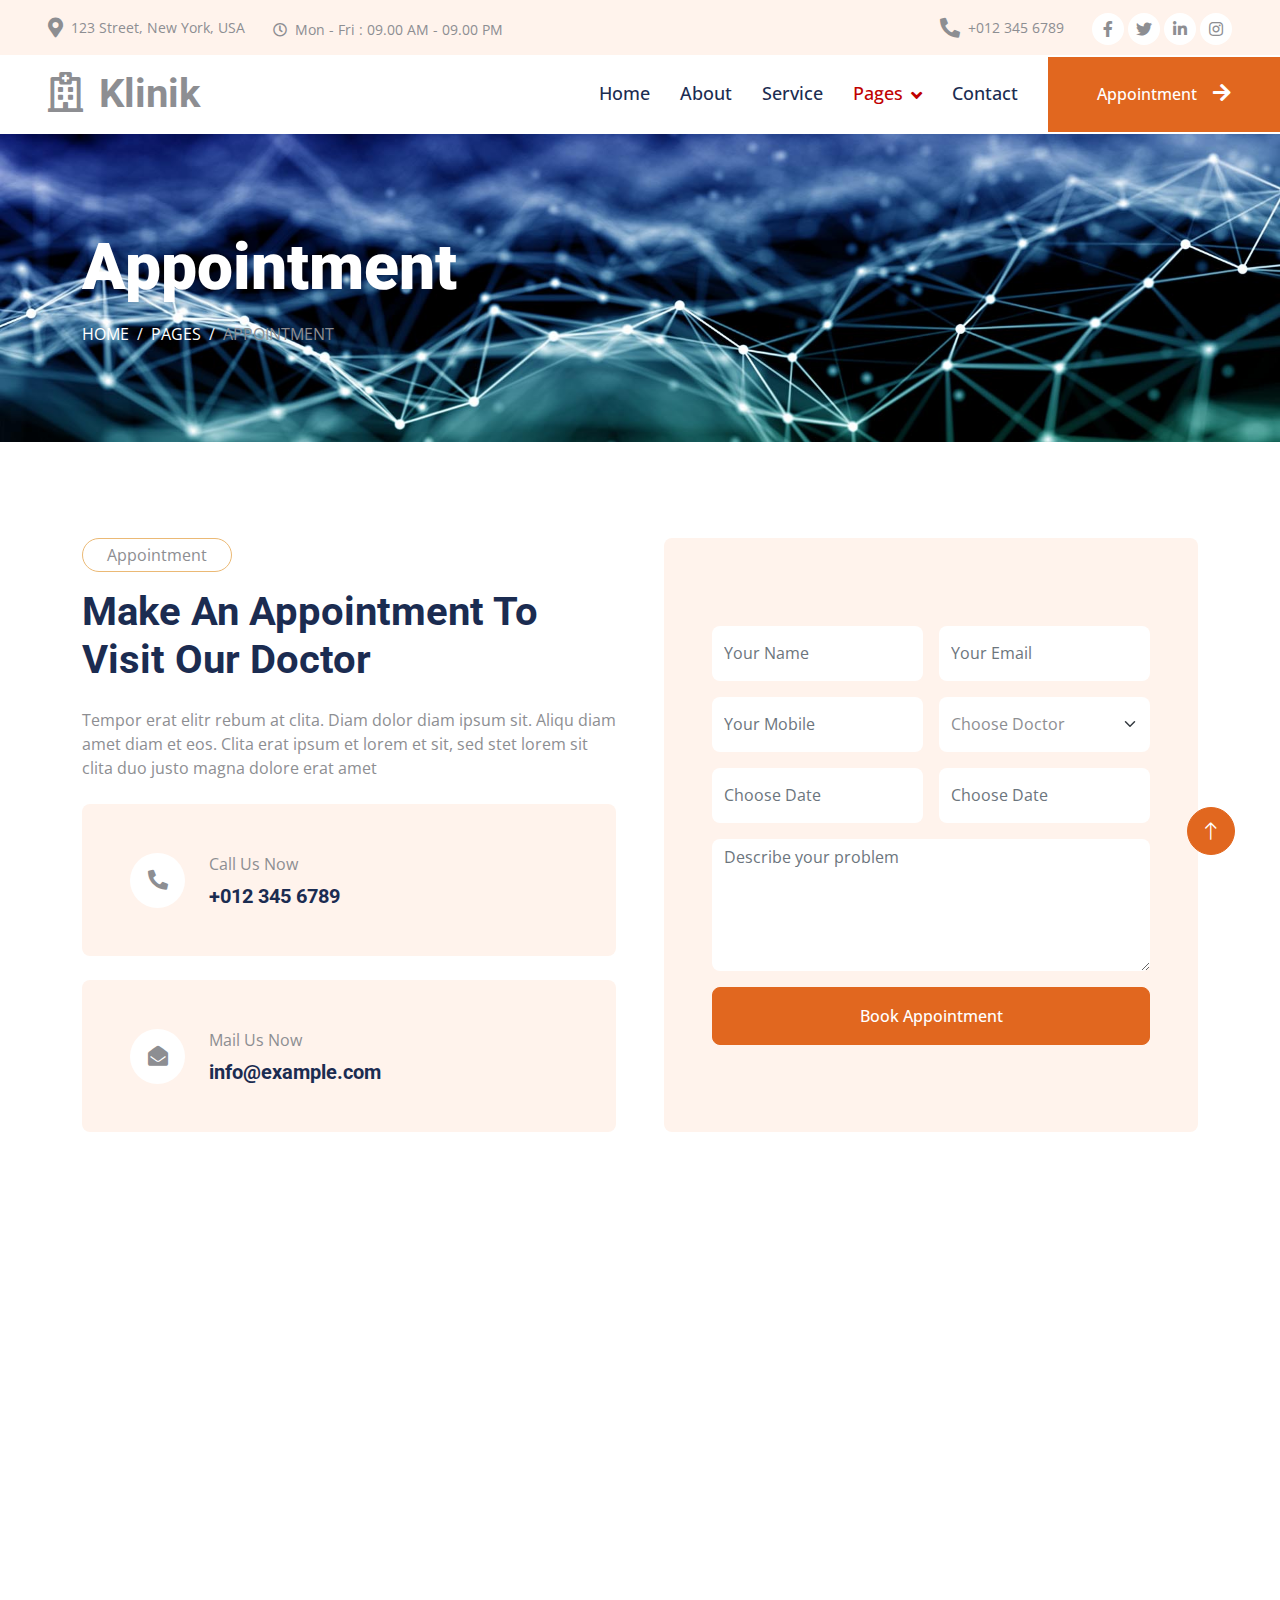
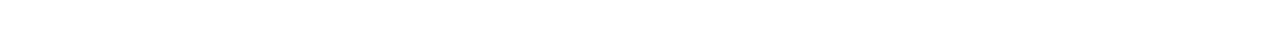
<file: appointment.html>
<!DOCTYPE html>
<html lang="en">

<head>
    <meta charset="utf-8">
    <title>Klinik - Clinic Website Template</title>
    <meta content="width=device-width, initial-scale=1.0" name="viewport">
    <meta content="" name="keywords">
    <meta content="" name="description">

    <!-- Favicon -->
    <link href="img/favicon.ico" rel="icon">

    <!-- Google Web Fonts -->
    <link rel="preconnect" href="https://fonts.googleapis.com">
    <link rel="preconnect" href="https://fonts.gstatic.com" crossorigin>
    <link href="https://fonts.googleapis.com/css2?family=Open+Sans:wght@400;500&family=Roboto:wght@500;700;900&display=swap" rel="stylesheet"> 

    <!-- Icon Font Stylesheet -->
    <link href="https://cdnjs.cloudflare.com/ajax/libs/font-awesome/5.10.0/css/all.min.css" rel="stylesheet">
    <link href="https://cdn.jsdelivr.net/npm/bootstrap-icons@1.4.1/font/bootstrap-icons.css" rel="stylesheet">

    <!-- Libraries Stylesheet -->
    <link href="lib/animate/animate.min.css" rel="stylesheet">
    <link href="lib/owlcarousel/assets/owl.carousel.min.css" rel="stylesheet">
    <link href="lib/tempusdominus/css/tempusdominus-bootstrap-4.min.css" rel="stylesheet" />

    <!-- Customized Bootstrap Stylesheet -->
    <link href="css/bootstrap.min.css" rel="stylesheet">

    <!-- Template Stylesheet -->
    <link href="css/style.css" rel="stylesheet">
</head>

<body>
    <!-- Spinner Start -->
    <div id="spinner" class="show bg-white position-fixed translate-middle w-100 vh-100 top-50 start-50 d-flex align-items-center justify-content-center">
        <div class="spinner-grow text-primary" style="width: 3rem; height: 3rem;" role="status">
            <span class="sr-only">Loading...</span>
        </div>
    </div>
    <!-- Spinner End -->


    <!-- Topbar Start -->
    <div class="container-fluid bg-light p-0 wow fadeIn" data-wow-delay="0.1s">
        <div class="row gx-0 d-none d-lg-flex">
            <div class="col-lg-7 px-5 text-start">
                <div class="h-100 d-inline-flex align-items-center py-3 me-4">
                    <small class="fa fa-map-marker-alt text-primary me-2"></small>
                    <small>123 Street, New York, USA</small>
                </div>
                <div class="h-100 d-inline-flex align-items-center py-3">
                    <small class="far fa-clock text-primary me-2"></small>
                    <small>Mon - Fri : 09.00 AM - 09.00 PM</small>
                </div>
            </div>
            <div class="col-lg-5 px-5 text-end">
                <div class="h-100 d-inline-flex align-items-center py-3 me-4">
                    <small class="fa fa-phone-alt text-primary me-2"></small>
                    <small>+012 345 6789</small>
                </div>
                <div class="h-100 d-inline-flex align-items-center">
                    <a class="btn btn-sm-square rounded-circle bg-white text-primary me-1" href=""><i class="fab fa-facebook-f"></i></a>
                    <a class="btn btn-sm-square rounded-circle bg-white text-primary me-1" href=""><i class="fab fa-twitter"></i></a>
                    <a class="btn btn-sm-square rounded-circle bg-white text-primary me-1" href=""><i class="fab fa-linkedin-in"></i></a>
                    <a class="btn btn-sm-square rounded-circle bg-white text-primary me-0" href=""><i class="fab fa-instagram"></i></a>
                </div>
            </div>
        </div>
    </div>
    <!-- Topbar End -->


    <!-- Navbar Start -->
    <nav class="navbar navbar-expand-lg bg-white navbar-light sticky-top p-0 wow fadeIn" data-wow-delay="0.1s">
        <a href="index.html" class="navbar-brand d-flex align-items-center px-4 px-lg-5">
            <h1 class="m-0 text-primary"><i class="far fa-hospital me-3"></i>Klinik</h1>
        </a>
        <button type="button" class="navbar-toggler me-4" data-bs-toggle="collapse" data-bs-target="#navbarCollapse">
            <span class="navbar-toggler-icon"></span>
        </button>
        <div class="collapse navbar-collapse" id="navbarCollapse">
            <div class="navbar-nav ms-auto p-4 p-lg-0">
                <a href="index.html" class="nav-item nav-link">Home</a>
                <a href="about.html" class="nav-item nav-link">About</a>
                <a href="service.html" class="nav-item nav-link">Service</a>
                <div class="nav-item dropdown">
                    <a href="#" class="nav-link dropdown-toggle active" data-bs-toggle="dropdown">Pages</a>
                    <div class="dropdown-menu rounded-0 rounded-bottom m-0">
                        <a href="feature.html" class="dropdown-item">Feature</a>
                        <a href="team.html" class="dropdown-item">Our Doctor</a>
                        <a href="appointment.html" class="dropdown-item active">Appointment</a>
                        <a href="testimonial.html" class="dropdown-item">Testimonial</a>
                        <a href="404.html" class="dropdown-item">404 Page</a>
                    </div>
                </div>
                <a href="contact.html" class="nav-item nav-link">Contact</a>
            </div>
            <a href="" class="btn btn-primary rounded-0 py-4 px-lg-5 d-none d-lg-block">Appointment<i class="fa fa-arrow-right ms-3"></i></a>
        </div>
    </nav>
    <!-- Navbar End -->


    <!-- Page Header Start -->
    <div class="container-fluid page-header py-5 mb-5 wow fadeIn" data-wow-delay="0.1s">
        <div class="container py-5">
            <h1 class="display-3 text-white mb-3 animated slideInDown">Appointment</h1>
            <nav aria-label="breadcrumb animated slideInDown">
                <ol class="breadcrumb text-uppercase mb-0">
                    <li class="breadcrumb-item"><a class="text-white" href="#">Home</a></li>
                    <li class="breadcrumb-item"><a class="text-white" href="#">Pages</a></li>
                    <li class="breadcrumb-item text-primary active" aria-current="page">Appointment</li>
                </ol>
            </nav>
        </div>
    </div>
    <!-- Page Header End -->


    <!-- Appointment Start -->
    <div class="container-xxl py-5">
        <div class="container">
            <div class="row g-5">
                <div class="col-lg-6 wow fadeInUp" data-wow-delay="0.1s">
                    <p class="d-inline-block border rounded-pill py-1 px-4">Appointment</p>
                    <h1 class="mb-4">Make An Appointment To Visit Our Doctor</h1>
                    <p class="mb-4">Tempor erat elitr rebum at clita. Diam dolor diam ipsum sit. Aliqu diam amet diam et eos. Clita erat ipsum et lorem et sit, sed stet lorem sit clita duo justo magna dolore erat amet</p>
                    <div class="bg-light rounded d-flex align-items-center p-5 mb-4">
                        <div class="d-flex flex-shrink-0 align-items-center justify-content-center rounded-circle bg-white" style="width: 55px; height: 55px;">
                            <i class="fa fa-phone-alt text-primary"></i>
                        </div>
                        <div class="ms-4">
                            <p class="mb-2">Call Us Now</p>
                            <h5 class="mb-0">+012 345 6789</h5>
                        </div>
                    </div>
                    <div class="bg-light rounded d-flex align-items-center p-5">
                        <div class="d-flex flex-shrink-0 align-items-center justify-content-center rounded-circle bg-white" style="width: 55px; height: 55px;">
                            <i class="fa fa-envelope-open text-primary"></i>
                        </div>
                        <div class="ms-4">
                            <p class="mb-2">Mail Us Now</p>
                            <h5 class="mb-0">info@example.com</h5>
                        </div>
                    </div>
                </div>
                <div class="col-lg-6 wow fadeInUp" data-wow-delay="0.5s">
                    <div class="bg-light rounded h-100 d-flex align-items-center p-5">
                        <form>
                            <div class="row g-3">
                                <div class="col-12 col-sm-6">
                                    <input type="text" class="form-control border-0" placeholder="Your Name" style="height: 55px;">
                                </div>
                                <div class="col-12 col-sm-6">
                                    <input type="email" class="form-control border-0" placeholder="Your Email" style="height: 55px;">
                                </div>
                                <div class="col-12 col-sm-6">
                                    <input type="text" class="form-control border-0" placeholder="Your Mobile" style="height: 55px;">
                                </div>
                                <div class="col-12 col-sm-6">
                                    <select class="form-select border-0" style="height: 55px;">
                                        <option selected>Choose Doctor</option>
                                        <option value="1">Doctor 1</option>
                                        <option value="2">Doctor 2</option>
                                        <option value="3">Doctor 3</option>
                                    </select>
                                </div>
                                <div class="col-12 col-sm-6">
                                    <div class="date" id="date" data-target-input="nearest">
                                        <input type="text"
                                            class="form-control border-0 datetimepicker-input"
                                            placeholder="Choose Date" data-target="#date" data-toggle="datetimepicker" style="height: 55px;">
                                    </div>
                                </div>
                                <div class="col-12 col-sm-6">
                                    <div class="time" id="time" data-target-input="nearest">
                                        <input type="text"
                                            class="form-control border-0 datetimepicker-input"
                                            placeholder="Choose Date" data-target="#time" data-toggle="datetimepicker" style="height: 55px;">
                                    </div>
                                </div>
                                <div class="col-12">
                                    <textarea class="form-control border-0" rows="5" placeholder="Describe your problem"></textarea>
                                </div>
                                <div class="col-12">
                                    <button class="btn btn-primary w-100 py-3" type="submit">Book Appointment</button>
                                </div>
                            </div>
                        </form>
                    </div>
                </div>
            </div>
        </div>
    </div>
    <!-- Appointment End -->
        

    <!-- Footer Start -->
    <div class="container-fluid bg-dark text-light footer mt-5 pt-5 wow fadeIn" data-wow-delay="0.1s">
        <div class="container py-5">
            <div class="row g-5">
                <div class="col-lg-3 col-md-6">
                    <h5 class="text-light mb-4">Address</h5>
                    <p class="mb-2"><i class="fa fa-map-marker-alt me-3"></i>123 Street, New York, USA</p>
                    <p class="mb-2"><i class="fa fa-phone-alt me-3"></i>+012 345 67890</p>
                    <p class="mb-2"><i class="fa fa-envelope me-3"></i>info@example.com</p>
                    <div class="d-flex pt-2">
                        <a class="btn btn-outline-light btn-social rounded-circle" href=""><i class="fab fa-twitter"></i></a>
                        <a class="btn btn-outline-light btn-social rounded-circle" href=""><i class="fab fa-facebook-f"></i></a>
                        <a class="btn btn-outline-light btn-social rounded-circle" href=""><i class="fab fa-youtube"></i></a>
                        <a class="btn btn-outline-light btn-social rounded-circle" href=""><i class="fab fa-linkedin-in"></i></a>
                    </div>
                </div>
                <div class="col-lg-3 col-md-6">
                    <h5 class="text-light mb-4">Services</h5>
                    <a class="btn btn-link" href="">Cardiology</a>
                    <a class="btn btn-link" href="">Pulmonary</a>
                    <a class="btn btn-link" href="">Neurology</a>
                    <a class="btn btn-link" href="">Orthopedics</a>
                    <a class="btn btn-link" href="">Laboratory</a>
                </div>
                <div class="col-lg-3 col-md-6">
                    <h5 class="text-light mb-4">Quick Links</h5>
                    <a class="btn btn-link" href="">About Us</a>
                    <a class="btn btn-link" href="">Contact Us</a>
                    <a class="btn btn-link" href="">Our Services</a>
                    <a class="btn btn-link" href="">Terms & Condition</a>
                    <a class="btn btn-link" href="">Support</a>
                </div>
                <div class="col-lg-3 col-md-6">
                    <h5 class="text-light mb-4">Newsletter</h5>
                    <p>Dolor amet sit justo amet elitr clita ipsum elitr est.</p>
                    <div class="position-relative mx-auto" style="max-width: 400px;">
                        <input class="form-control border-0 w-100 py-3 ps-4 pe-5" type="text" placeholder="Your email">
                        <button type="button" class="btn btn-primary py-2 position-absolute top-0 end-0 mt-2 me-2">SignUp</button>
                    </div>
                </div>
            </div>
        </div>
        <div class="container">
            <div class="copyright">
                <div class="row">
                    <div class="col-md-6 text-center text-md-start mb-3 mb-md-0">
                        &copy; <a class="border-bottom" href="#">Your Site Name</a>, All Right Reserved.
                    </div>
                    <div class="col-md-6 text-center text-md-end">
                        <!--/*** This template is free as long as you keep the footer author’s credit link/attribution link/backlink. If you'd like to use the template without the footer author’s credit link/attribution link/backlink, you can purchase the Credit Removal License from "https://htmlcodex.com/credit-removal". Thank you for your support. ***/-->
                        Designed By <a class="border-bottom" href="https://htmlcodex.com">HTML Codex</a>
                    </div>
                </div>
            </div>
        </div>
    </div>
    <!-- Footer End -->


    <!-- Back to Top -->
    <a href="#" class="btn btn-lg btn-primary btn-lg-square rounded-circle back-to-top"><i class="bi bi-arrow-up"></i></a>


    <!-- JavaScript Libraries -->
    <script src="https://code.jquery.com/jquery-3.4.1.min.js"></script>
    <script src="https://cdn.jsdelivr.net/npm/bootstrap@5.0.0/dist/js/bootstrap.bundle.min.js"></script>
    <script src="lib/wow/wow.min.js"></script>
    <script src="lib/easing/easing.min.js"></script>
    <script src="lib/waypoints/waypoints.min.js"></script>
    <script src="lib/counterup/counterup.min.js"></script>
    <script src="lib/owlcarousel/owl.carousel.min.js"></script>
    <script src="lib/tempusdominus/js/moment.min.js"></script>
    <script src="lib/tempusdominus/js/moment-timezone.min.js"></script>
    <script src="lib/tempusdominus/js/tempusdominus-bootstrap-4.min.js"></script>

    <!-- Template Javascript -->
    <script src="js/main.js"></script>
</body>

</html>
</file>
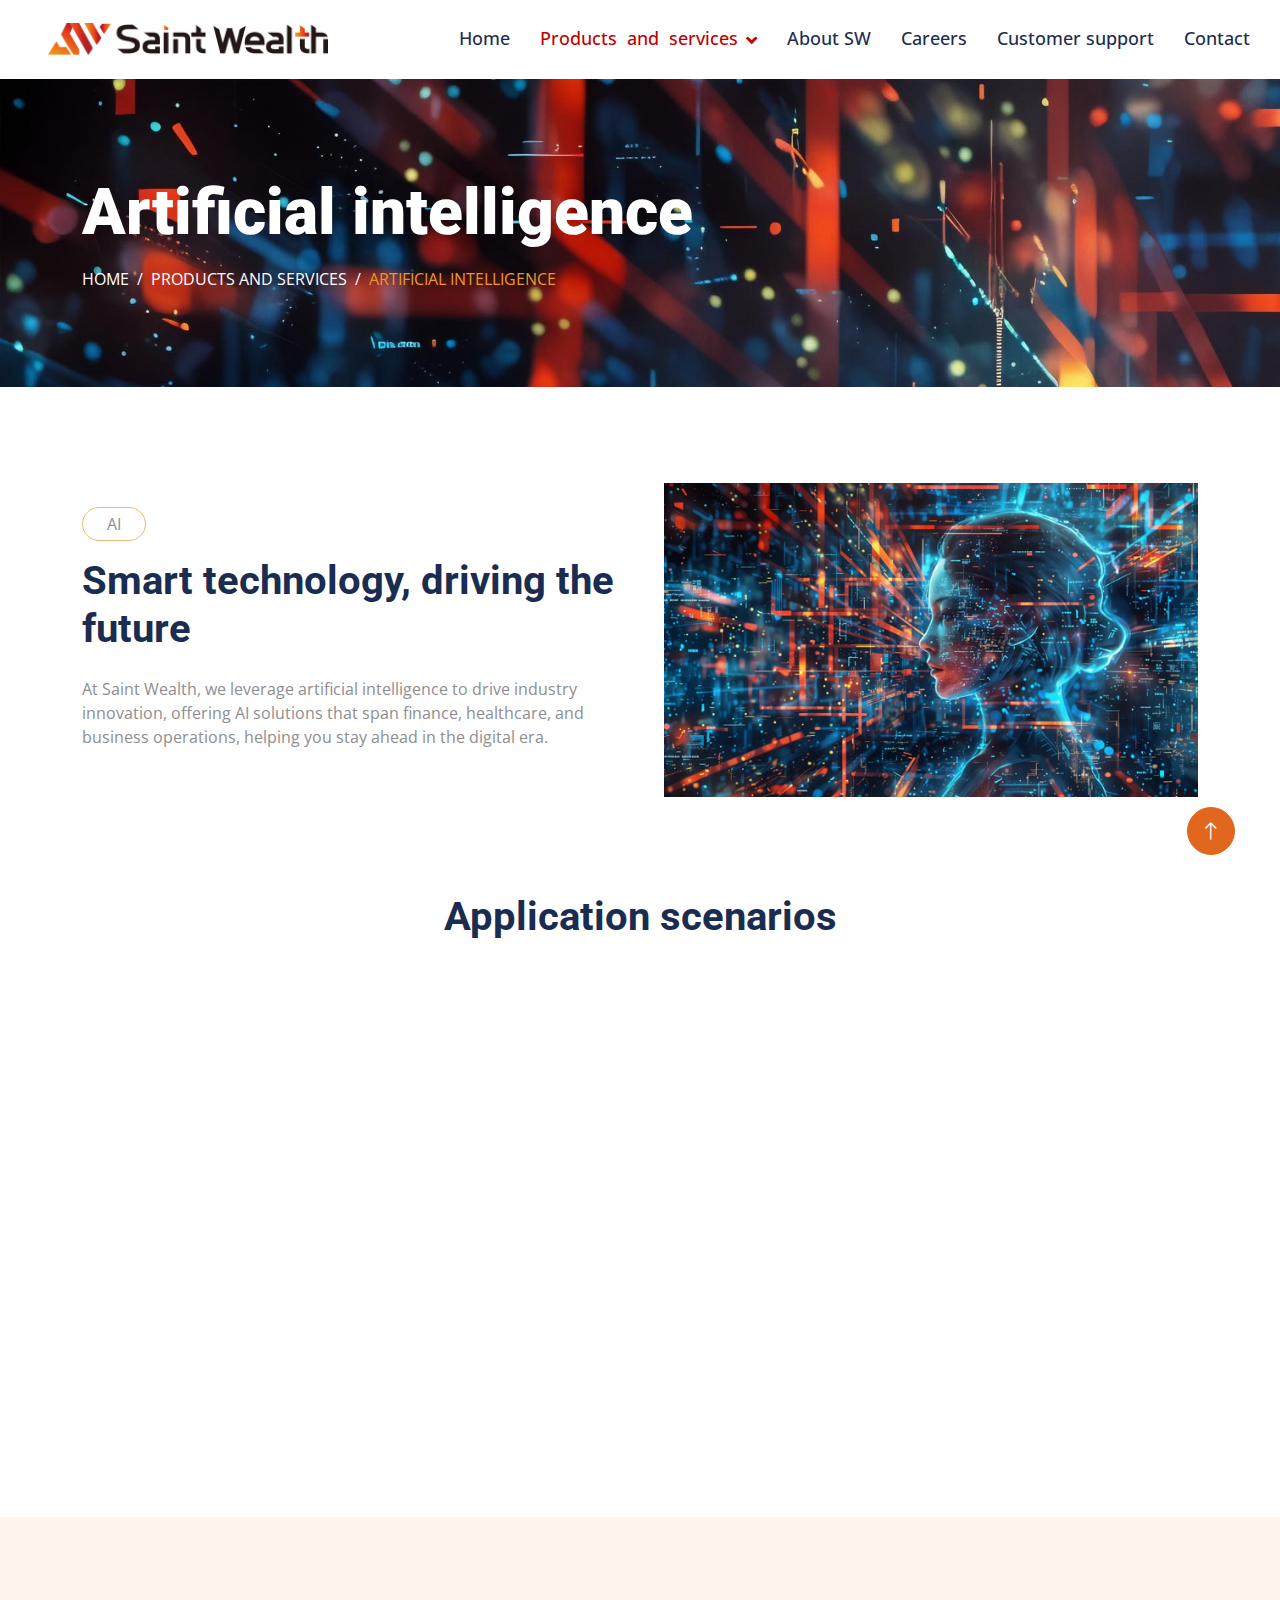
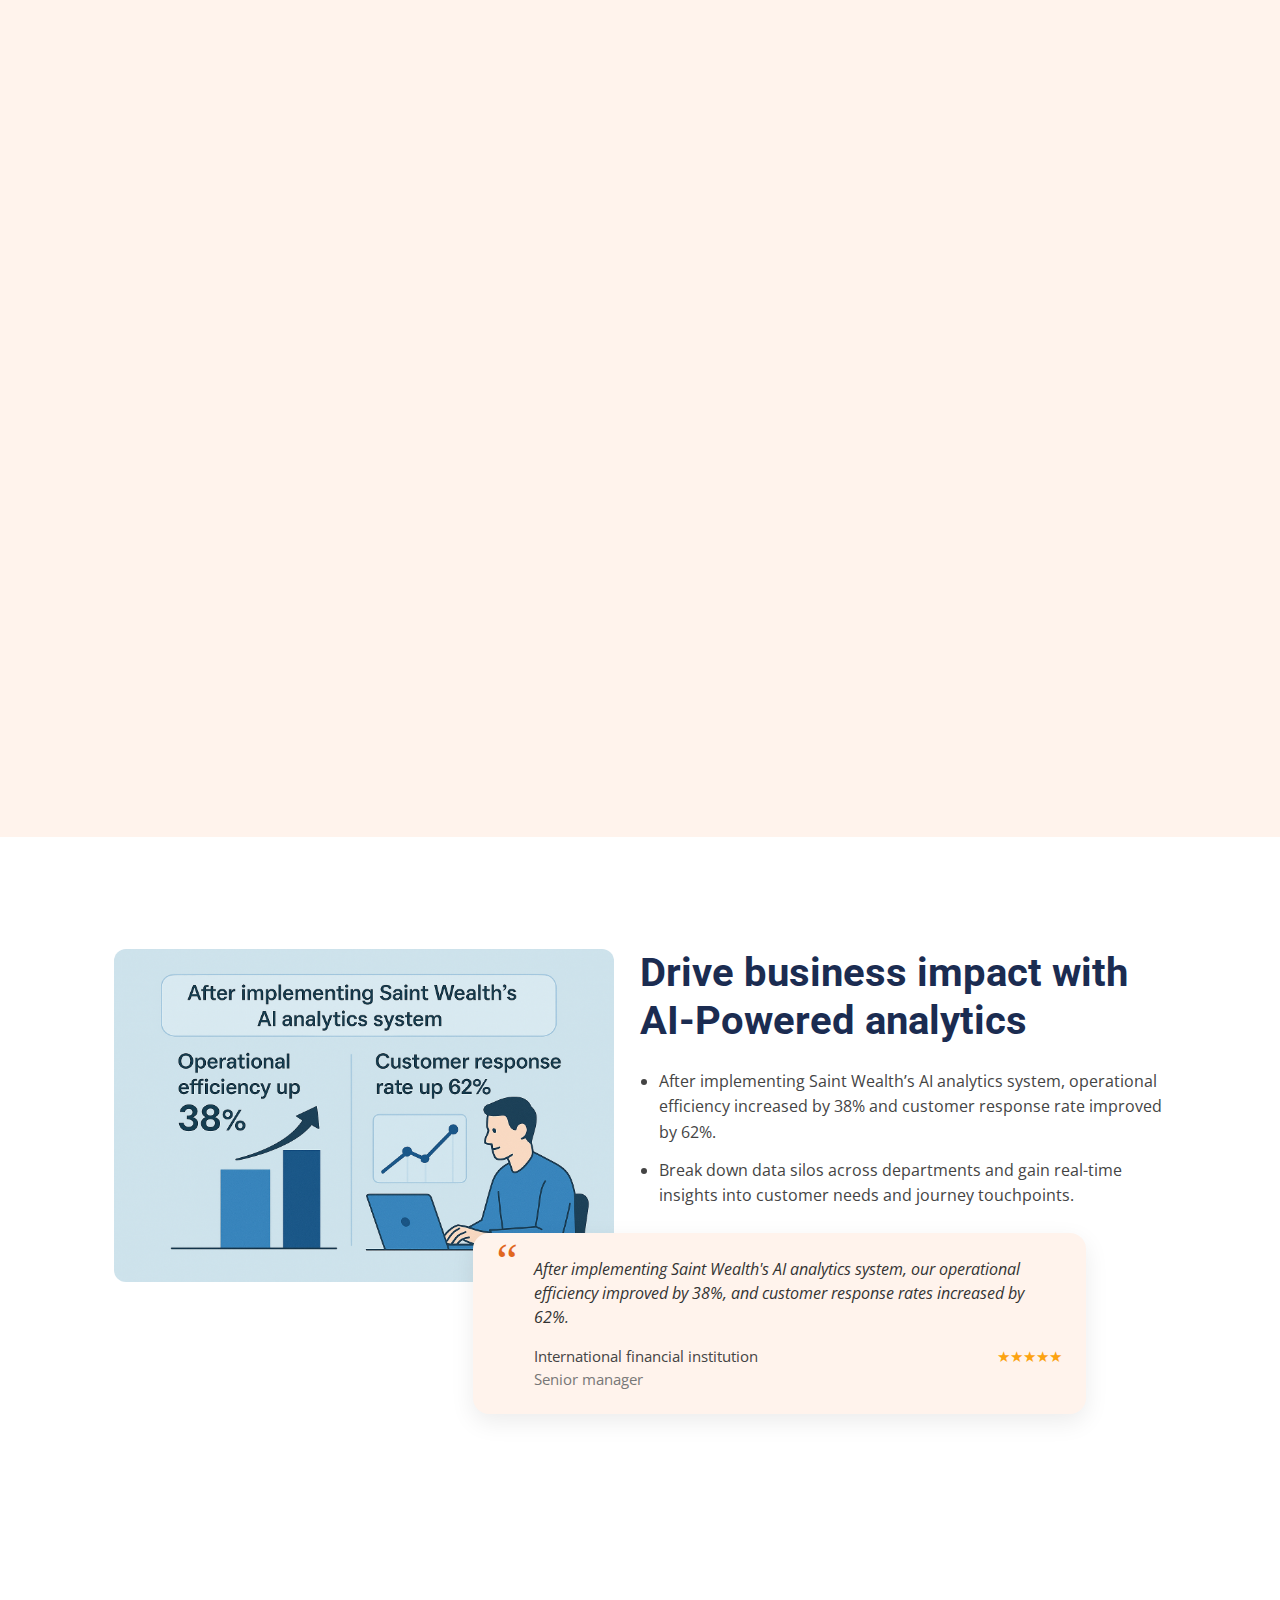
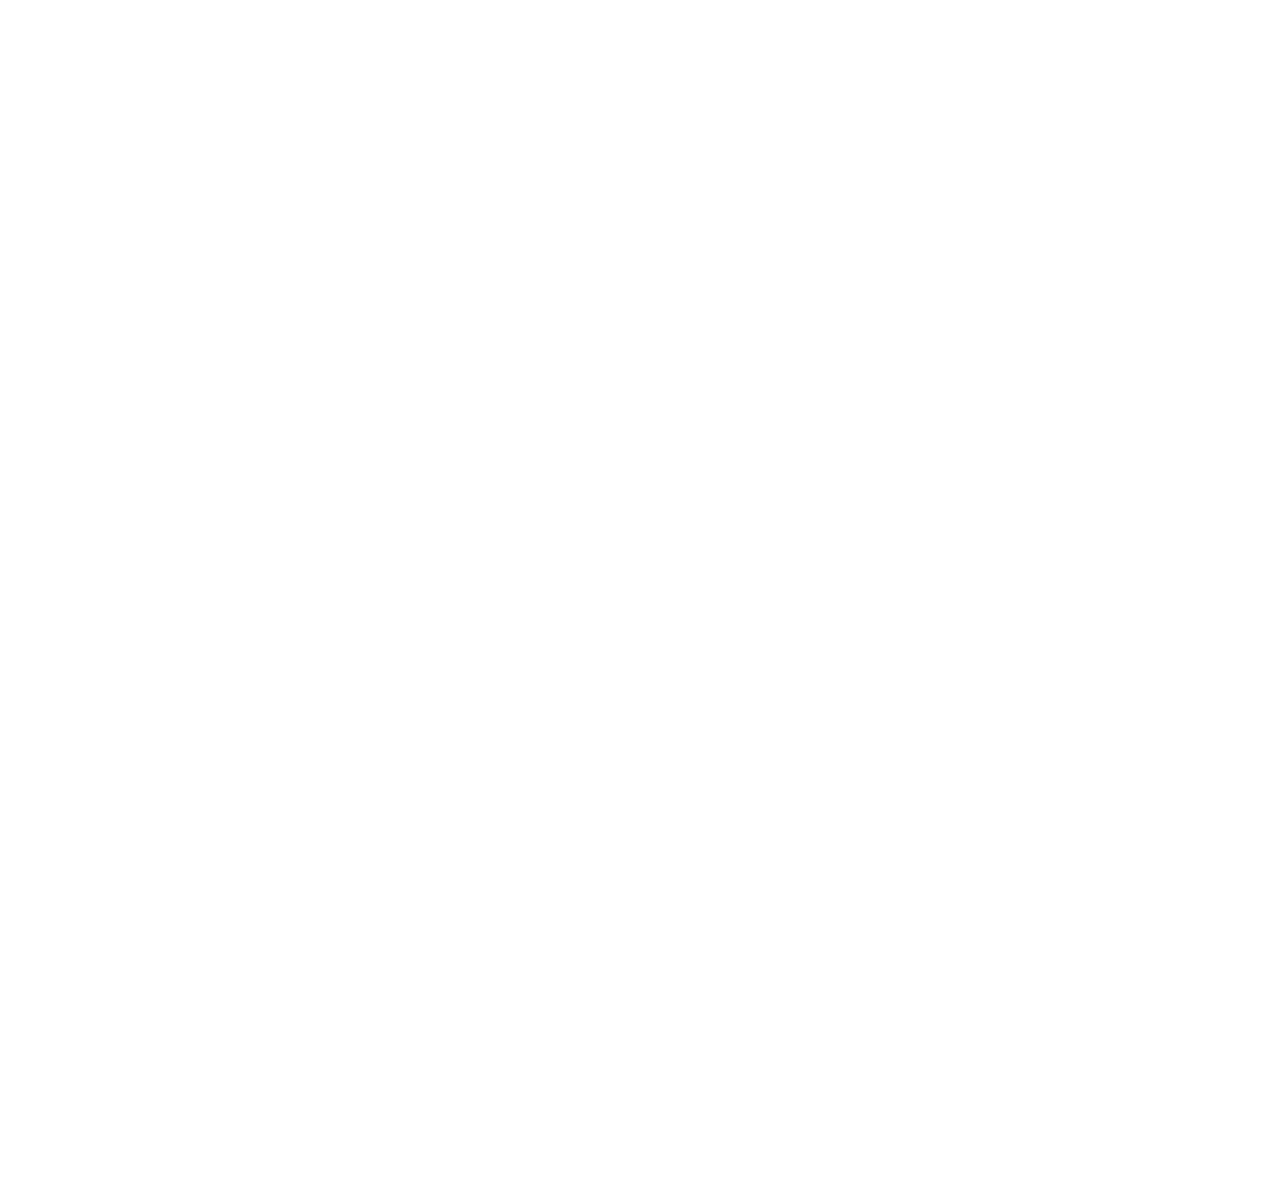
<file: artificial_intelligence.html>
<!DOCTYPE html>
<html lang="en">

<head>
    <meta charset="utf-8">
    <title>Artificial intelligence | Products and services</title>
    <meta content="width=device-width, initial-scale=1.0" name="viewport">
    <meta content="" name="keywords">
    <meta content="" name="description">

    <!-- Favicon -->
    <link href="img/favicon.png" rel="icon">

    <!-- Google Web Fonts -->
    <link rel="preconnect" href="https://fonts.googleapis.com">
    <link rel="preconnect" href="https://fonts.gstatic.com" crossorigin>
    <link href="https://fonts.googleapis.com/css2?family=Open+Sans:wght@400;500&family=Roboto:wght@500;700;900&display=swap" rel="stylesheet"> 

    <!-- Icon Font Stylesheet -->
    <link href="https://cdnjs.cloudflare.com/ajax/libs/font-awesome/5.10.0/css/all.min.css" rel="stylesheet">
    <link href="https://cdn.jsdelivr.net/npm/bootstrap-icons@1.4.1/font/bootstrap-icons.css" rel="stylesheet">

    <!-- Libraries Stylesheet -->
    <link href="lib/animate/animate.min.css" rel="stylesheet">
    <link href="lib/owlcarousel/assets/owl.carousel.min.css" rel="stylesheet">
    <link href="lib/tempusdominus/css/tempusdominus-bootstrap-4.min.css" rel="stylesheet" />

    <!-- Customized Bootstrap Stylesheet -->
    <link href="css/bootstrap.min.css" rel="stylesheet">

    <!-- Template Stylesheet -->
    <link href="css/style.css" rel="stylesheet">
</head>

<body>
    <!-- Spinner Start -->
    <div id="spinner" class="show bg-white position-fixed translate-middle w-100 vh-100 top-50 start-50 d-flex align-items-center justify-content-center">
        <div class="spinner-grow text-primary" style="width: 3rem; height: 3rem;" role="status">
            <span class="sr-only">Loading...</span>
        </div>
    </div>
    <!-- Spinner End -->


    <!-- Topbar Start -->
    <!-- <div class="container-fluid bg-light p-0 wow fadeIn" data-wow-delay="0.1s">
        <div class="row gx-0 d-none d-lg-flex">
            <div class="col-lg-7 px-5 text-start">
                <div class="h-100 d-inline-flex align-items-center py-3 me-4">
                    <small class="fa fa-map-marker-alt text-primary me-2"></small>
                    <small>123 Street, New York, USA</small>
                </div>
                <div class="h-100 d-inline-flex align-items-center py-3">
                    <small class="far fa-clock text-primary me-2"></small>
                    <small>Mon - Fri : 09.00 AM - 09.00 PM</small>
                </div>
            </div>
            <div class="col-lg-5 px-5 text-end">
                <div class="h-100 d-inline-flex align-items-center py-3 me-4">
                    <small class="fa fa-phone-alt text-primary me-2"></small>
                    <small>+012 345 6789</small>
                </div>
                <div class="h-100 d-inline-flex align-items-center">
                    <a class="btn btn-sm-square rounded-circle bg-white text-primary me-1" href=""><i class="fab fa-facebook-f"></i></a>
                    <a class="btn btn-sm-square rounded-circle bg-white text-primary me-1" href=""><i class="fab fa-twitter"></i></a>
                    <a class="btn btn-sm-square rounded-circle bg-white text-primary me-1" href=""><i class="fab fa-linkedin-in"></i></a>
                    <a class="btn btn-sm-square rounded-circle bg-white text-primary me-0" href=""><i class="fab fa-instagram"></i></a>
                </div>
            </div>
        </div>
    </div> -->
    <!-- Topbar End -->


    <!-- Navbar Start -->
    <nav class="navbar navbar-expand-lg bg-white navbar-light sticky-top p-0 wow fadeIn" data-wow-delay="0.1s">
        <a href="index.html" class="navbar-brand d-flex align-items-center px-4 px-lg-5">
            <img src="img/sw_logo-1.png" style="width:280px;" alt="">
        </a>
        <button type="button" class="navbar-toggler me-4" data-bs-toggle="collapse" data-bs-target="#navbarCollapse">
            <span class="navbar-toggler-icon"></span>
        </button>
        <div class="collapse navbar-collapse" id="navbarCollapse">
            <div class="navbar-nav ms-auto p-4 p-lg-0">
                <a href="index.html" class="nav-item nav-link ">Home</a>
                
                <!-- <a href="products_service.html" class="nav-item nav-link active">Products&nbsp&nbspand&nbsp&nbspservices</a> -->


                <div class="nav-item dropdown">
                    <a href="products_service.html" class="nav-link dropdown-toggle active">Products&nbsp&nbspand&nbsp&nbspservices</a>
                    <div class="dropdown-menu rounded-0 rounded-bottom m-0">
                        <a href="#" class="dropdown-item active">Artificial intelligence</a>
                        <a href="financial_technology.html" class="dropdown-item">Financial technology</a>
                        <a href="IT_services.html" class="dropdown-item">IT services</a>
                        <a href="" class="dropdown-item">Software applications</a>
                        <a href="" class="dropdown-item">Game art design</a>
                        <a href="" class="dropdown-item">Information security</a>
                    </div>
                </div>


                <a href="about.html" class="nav-item nav-link">About&nbspSW</a>
                <!-- <div class="nav-item dropdown">
                    <a href="#" class="nav-link dropdown-toggle" data-bs-toggle="dropdown">Pages</a>
                    <div class="dropdown-menu rounded-0 rounded-bottom m-0">
                        <a href="feature.html" class="dropdown-item">Feature</a>
                        <a href="team.html" class="dropdown-item">Our Doctor</a>
                        <a href="appointment.html" class="dropdown-item">Appointment</a>
                        <a href="testimonial.html" class="dropdown-item">Testimonial</a>
                        <a href="404.html" class="dropdown-item">404 Page</a>
                    </div>
                </div> -->
                <a href="careers.html" class="nav-item nav-link">Careers</a>
                <a href="customer_support.html" class="nav-item nav-link">Customer support</a>
                <a href="contact.html" class="nav-item nav-link">Contact</a>
            </div>
            <!-- <a href="" class="btn btn-primary rounded-0 py-4 px-lg-5 d-none d-lg-block">Appointment<i class="fa fa-arrow-right ms-3"></i></a> -->
        </div>
    </nav>
    <!-- Navbar End -->


    <!-- Page Header Start -->
    <div class="container-fluid page-header1 py-5 mb-5 wow fadeIn" data-wow-delay="0.1s">
        <div class="container py-5">
            <h1 class="display-3 text-white mb-3 animated slideInDown">Artificial intelligence</h1>
            <nav aria-label="breadcrumb animated slideInDown">
                <ol class="breadcrumb text-uppercase mb-0">
                    <li class="breadcrumb-item"><a class="text-white" href="index.html">Home</a></li>
                    <li class="breadcrumb-item"><a class="text-white" href="products_service.html">Products and services</a></li>
                    <li class="breadcrumb-item active" aria-current="page">Artificial intelligence</li>
                </ol>
            </nav>
        </div>
    </div>
    <!-- Page Header End -->

    <!-- <div class="container-xxl py-5">
        <div class="container">
            <div class="text-center mx-auto mb-5 wow fadeInUp" data-wow-delay="0.1s" style="max-width: 800px;">
                
                <h1 class="mb-4">Smart Technology, Driving the Future</h1>
                <p class="mb-4">At Saint Wealth, we leverage artificial intelligence to drive industry innovation, offering AI solutions that span finance, healthcare, and business operations, helping you stay ahead in the digital era.</p>
            </div>
        </div>
    </div> -->

    <div class="container-fluid about py-5">
        <div class="container">
            <div class="row g-5 align-items-center">
                <div class="col-xl-6 wow fadeIn" data-wow-delay="0.1s">
                    <div>
                        <p class="d-inline-block border rounded-pill py-1 px-4">AI</p>
                        <h1 class="mb-4">Smart technology, driving the future</h1>
                        <p class="mb-4">At Saint Wealth, we leverage artificial intelligence to drive industry innovation, offering AI solutions that span finance, healthcare, and business operations, helping you stay ahead in the digital era.
                        </p>
                        
                    </div>
                </div>
                

                <div class="col-xl-6 wow fadeIn" data-wow-delay="0.5s">
                    <div class="bg-primary position-relative overflow-hidden">
                        <img class="img-fluid " src="img/products_ai_top.jpg" alt="">
                    </div>
                </div>
            </div>
        </div>
    </div>







    <div class="">
    <div class="container-xxl py-5">
        <div class="container">
            <div class="text-center mx-auto mb-5">
            <h1 class="mb-4">Application scenarios</h1></div>

            <div class="col-lg-12 wow fadeIn" data-wow-delay="0.1s">
                <div class="">


                    <div class="row g-4">
                        <div class="col-lg-4 col-md-6 wow fadeInUp" data-wow-delay="0.1s">
                            <div class="border-new">
                                    <div><img class="img-fluid" src="img/products_ai.jpg" alt="">
                                    </div>
                               <div class="p-4"><h4 class="mb-3">Finance tech applications</h4>
                                <ul>
                                <li class="mb-1"><span>Risk prediction and fraud detection</span></li>
                                <li class="mb-1"><span>AI-powered portfolio suggestions</span></li>                                
                                <li class="mb-1"><span>High-Frequency Trading Behavior Analysis</span></li>
                                </ul>
                            </div>
                        </div>
                    </div>

                    

                    <div class="col-lg-4 col-md-6 wow fadeInUp" data-wow-delay="0.1s">
                        <div class="border-new">
                                <div><img class="img-fluid" src="img/products_healthcare.jpg" alt="">
                                </div>
                           <div class="p-4"><h4 class="mb-3">Healthcare applications</h4>
                            <ul>
                            <li class="mb-1"><span>AI-Assisted medical imaging diagnosis</span></li>
                            <li class="mb-1"><span>Personalized health management models</span></li>
                            <li class="mb-1"><span>Medical process automation</span></li>
                            </ul>
                        </div>
                    </div>
                </div>


                <div class="col-lg-4 col-md-6 wow fadeInUp" data-wow-delay="0.1s">
                    <div class="border-new">
                            <div><img class="img-fluid" src="img/products_enterprise.jpg" alt="">
                            </div>
                       <div class="p-4"><h4 class="mb-3">Smart business optimization</h4>
                        <ul>
                        <li class="mb-1"><span>Intelligent customer service</span></li>
                        <li class="mb-1"><span>Sales and supply chain forecasting</span></li>
                        <li class="mb-1"><span>Smart human resource management</span></li>
                        </ul>
                    </div>
                </div>
            </div>


                   
                    
                    <!-- <div class="row g-4">
                        <div class="col-lg-4 col-md-6 wow fadeInUp" data-wow-delay="0.1s">
                            <div class="d-flex">
                                <div class="d-flex flex-shrink-0 justify-content-center">
                                    <i class="fa fa-n fa-key text-primary"  ></i>
                                </div>
                                <div class="ms-4">
                                    <h4 class="mb-2">Financial Technology Applications</h4>
                
                                </div>
                            </div>
                        </div>
                        <div class="col-lg-4 col-md-6 wow fadeInUp" data-wow-delay="0.3s">
                            <div class="d-flex">
                                <div class="d-flex flex-shrink-0 align-items-center justify-content-center bg-light" style="width: 75px; height: 75px;">
                                    <i class="fa fa-n fa-trophy text-primary"  ></i>
                                </div>
                                <div class="ms-4">
                                    <h4 class="mb-2">Expert team</h4>
                <p class="mb-0">Our global team of specialists and engineers brings expertise in AI, fintech, IT services, and cybersecurity, delivering top-tier solutions across industries.</p>
                                </div>
                            </div>
                        </div>
                        <div class="col-lg-4 col-md-6 wow fadeInUp" data-wow-delay="0.5s">
                            <div class="d-flex">
                                <div class="d-flex flex-shrink-0 align-items-center justify-content-center bg-light" style="width: 75px; height: 75px;">
                                    <i class="fa fa-n fa-crosshairs text-primary"></i>
                                </div>
                                <div class="ms-4">
                                    <h4 class="mb-2">Client-centric approach</h4>
                <p class="mb-0">We provide tailored solutions, deeply understanding each business’s unique needs to offer the most effective technical support and strategic guidance.</p>
                                </div>
                            </div>
                        </div>
                    </div> -->
                </div>
            </div>

        </div>
        </div>
    </div>


        <!-- Service Start -->
        <div class="container-fluid bg-light py-5">
            <div class="container py-5">
                <div class="row g-5 align-items-center">
                    <div class="col-lg-5 wow fadeIn" data-wow-delay="0.1s">
                        <!-- <div class="btn btn-sm border rounded-pill text-primary px-3 mb-3">Our Services</div> -->
                        <h1 class="mb-4">Why choose Saint Wealth AI?</h1>
                        <p class="mb-4">Saint Wealth AI combines finance, technology, and analytics to deliver innovative solutions that improve efficiency, reduce costs, and drive business growth.</p>
                        <!-- <a class="btn btn-primary rounded-pill px-4" href="">Read More</a> -->
                    </div>

                    
                    <div class="col-lg-7">
                        <div class="row g-4">
                            <div class="col-md-6">
                                <div class="row g-4">
                                    <div class="col-12  wow fadeIn" data-wow-delay="0.1s">
                                        <div class="service-item-detail d-flex flex-column justify-content-center text-center rounded">
                                            <div class="service-icon btn-square">
                                                <i class="fa fa-n fa-globe fa-2x"></i>
                                            </div>
                                            <h5 class="mb-3">Cross-tech</h5>
                                            <p>Saint Wealth AI blends finance, tech, and analytics to boost efficiency, cut costs, and drive growth.</p>
                                        </div>
                                    </div>
                                    <div class="col-12 wow fadeIn" data-wow-delay="0.5s">
                                        <div class="service-item-detail d-flex flex-column justify-content-center text-center rounded">
                                            <div class="service-icon btn-square">
                                                <i class="fa fa-n fa-cogs fa-2x"></i>
                                            </div>
                                            <h5 class="mb-3">Flexible scalability</h5>
                                            <p>Our platform scales seamlessly, integrating with systems and supporting future growth efficiently.</p>
                                            
                                        </div>
                                    </div>
                                </div>
                            </div>
                            <div class="col-md-6 pt-md-4">
                                <div class="row g-4">
                                    <div class="col-12 wow fadeIn" data-wow-delay="0.3s">
                                        <div class="service-item-detail d-flex flex-column justify-content-center text-center rounded">
                                            <div class="service-icon btn-square">
                                                <i class="fa fa-n fa-lock fa-2x"></i>
                                            </div>
                                            <h5 class="mb-3">Data secure</h5>
                                            <p>We protect your data with top-tier encryption and global security standards.</p>
                                            
                                        </div>
                                    </div>
                                    <div class="col-12 wow fadeIn" data-wow-delay="0.7s">
                                        <div class="service-item-detail d-flex flex-column justify-content-center text-center rounded">
                                            <div class="service-icon btn-square">
                                                <i class="fa fa-n fa-briefcase fa-2x"></i>
                                            </div>
                                            <h5 class="mb-3">AI support</h5>
                                            <p>Expert AI guidance from strategy to execution, ensuring seamless integration and lasting impact.</p>
                                            
                                        </div>
                                    </div>
                                </div>
                            </div>
                        </div>
                    </div>
                </div>
            </div>
        </div>

        <!-- Service End -->
        <div class="container-xxl py-5">
            <div class="container">
        <section class="section">
            <div class="image">
              <img src="img/improved.png" alt="">
            </div>
            <div class="content">
              <h1 class="mb-4">Drive business impact with AI-Powered analytics</h1>
              <ul>
                <li>After implementing Saint Wealth’s AI analytics system, operational efficiency increased by 38% and customer response rate improved by 62%.
                </li>
                <li>Break down data silos across departments and gain real-time insights into customer needs and journey touchpoints.</li>
                <!-- <li>Enable cross-functional, global collaboration with intelligent data to accelerate decisions and continuously optimize customer experience (CX).</li> -->
              </ul>
              <!-- <button class="cta-button">預約現場演示</button> -->
          
              <div class="testimonial-inline">
                <div class="quote">“</div>
                <div class="testimonial-text">
                  <p>
                    After implementing Saint Wealth's AI analytics system, our operational efficiency improved by 38%, and customer response rates increased by 62%.
                  </p>
                  <div class="author">
                    <div class="name">International financial institution<br><span class="title">Senior manager</span></div>
                    <div class="rating">★★★★★</div>
                  </div>
                </div>
              </div>
            </div>
          </section>
        </div>
    </div>
    
    <div class="container-fluid py-5">
        <div class="container py-5">
            <div class="mx-auto text-center mb-5 wow fadeIn" data-wow-delay="0.1s" style="max-width: 500px;">
                <h1 class="mb-4">Services iteams</h1>
            </div>
            <div class="row g-4">
                <div class="col-lg-4 wow fadeIn" data-wow-delay="0.3s">
                    <div class="case-item position-relative overflow-hidden rounded mb-2">
                        <img class="img-fluid" src="img/customized.jpg" alt="">
                        <a class="case-overlay text-decoration-none" href="">
                            <!-- <small>Robotic Automation</small> -->
                            <h4 class="text-white">Customized AI system construction
                            </h4>
                        </a>
                    </div>
                </div>
                <div class="col-lg-4 wow fadeIn" data-wow-delay="0.5s">
                    <div class="case-item position-relative overflow-hidden rounded mb-2">
                        <img class="img-fluid" src="img/machinelearning.jpg" alt="">
                        <a class="case-overlay text-decoration-none" href="">
                            <!-- <small>Robotic Automation</small> -->
                            <h4 class="text-white">Machine learning model development
                            </h4>
                        </a>
                    </div>
                </div>
                <div class="col-lg-4 wow fadeIn" data-wow-delay="0.7s">
                    <div class="case-item position-relative overflow-hidden rounded mb-2">
                        <img class="img-fluid" src="img/aiadvisor.jpg" alt="">
                        <a class="case-overlay text-decoration-none" href="">
                            <!-- <small>Robotic Automation</small> -->
                            <h4 class="text-white">AI advisor and import assessment
                            </h4>
                        </a>
                    </div>
                </div>


                <div class="col-lg-6 wow fadeIn" data-wow-delay="0.7s">
                    <div class="case-item position-relative overflow-hidden rounded mb-2">
                        <img class="img-fluid" src="img/datavisualization.jpg" alt="">
                        <a class="case-overlay text-decoration-none" href="">
                            <!-- <small>Robotic Automation</small> -->
                            <h4 class="text-white">Data visualization and decision-making system
                            </h4>
                        </a>
                    </div>
                </div>

                <div class="col-lg-6 wow fadeIn" data-wow-delay="0.7s">
                    <div class="case-item position-relative overflow-hidden rounded mb-2">
                        <img class="img-fluid" src="img/api.jpg" alt="">
                        <a class="case-overlay text-decoration-none" href="">
                            <!-- <small>Robotic Automation</small> -->
                            <h4 class="text-white">API connection and system integration
                            </h4>
                        </a>
                    </div>
                </div>

            </div>
        </div>
    </div>



    <!-- Testimonial Start -->
    <!-- <div class="container-xxl py-5">
        <div class="container">
            <div class="text-center mx-auto mb-5 wow fadeInUp" data-wow-delay="0.1s" style="max-width: 600px;">
                <p class="d-inline-block border rounded-pill py-1 px-4">Testimonial</p>
                <h1>What Say Our Patients!</h1>
            </div>
            <div class="owl-carousel testimonial-carousel wow fadeInUp" data-wow-delay="0.1s">
                <div class="testimonial-item text-center">
                    <img class="img-fluid bg-light rounded-circle p-2 mx-auto mb-4" src="img/testimonial-1.jpg" style="width: 100px; height: 100px;">
                    <div class="testimonial-text rounded text-center p-4">
                        <p>Clita clita tempor justo dolor ipsum amet kasd amet duo justo duo duo labore sed sed. Magna ut diam sit et amet stet eos sed clita erat magna elitr erat sit sit erat at rebum justo sea clita.</p>
                        <h5 class="mb-1">Patient Name</h5>
                        <span class="fst-italic">Profession</span>
                    </div>
                </div>
                <div class="testimonial-item text-center">
                    <img class="img-fluid bg-light rounded-circle p-2 mx-auto mb-4" src="img/testimonial-2.jpg" style="width: 100px; height: 100px;">
                    <div class="testimonial-text rounded text-center p-4">
                        <p>Clita clita tempor justo dolor ipsum amet kasd amet duo justo duo duo labore sed sed. Magna ut diam sit et amet stet eos sed clita erat magna elitr erat sit sit erat at rebum justo sea clita.</p>
                        <h5 class="mb-1">Patient Name</h5>
                        <span class="fst-italic">Profession</span>
                    </div>
                </div>
                <div class="testimonial-item text-center">
                    <img class="img-fluid bg-light rounded-circle p-2 mx-auto mb-4" src="img/testimonial-3.jpg" style="width: 100px; height: 100px;">
                    <div class="testimonial-text rounded text-center p-4">
                        <p>Clita clita tempor justo dolor ipsum amet kasd amet duo justo duo duo labore sed sed. Magna ut diam sit et amet stet eos sed clita erat magna elitr erat sit sit erat at rebum justo sea clita.</p>
                        <h5 class="mb-1">Patient Name</h5>
                        <span class="fst-italic">Profession</span>
                    </div>
                </div>
            </div>
        </div>
    </div> -->
    <!-- Testimonial End -->
        

    <!-- Footer Start -->
    <div class="container-fluid bg-dark text-light-footer footer mt-5 pt-5 wow fadeIn" data-wow-delay="0.1s">
        <div class="container py-5">
            <div class="row g-5">
                <div class="col-lg-3 col-md-6">
                    <a href="index.html" class="navbar-brand d-flex align-items-center mb-4">
                        <img src="img/sw_logo-1-w.png" style="width:260px;" alt="">
                    </a>
                    <!-- <h5 class="text-light mb-4">Address</h5> -->
                    <p>Saint Wealth is a company focused on technological innovation. With advanced technology and a professional technical team, we provide customized solutions to clients worldwide.</p>
                    <!-- <p class="mb-2"><i class="fa fa-map-marker-alt me-3"></i>123 Street, New York, USA</p>
                    <p class="mb-2"><i class="fa fa-phone-alt me-3"></i>+012 345 67890</p>
                    <p class="mb-2"><i class="fa fa-envelope me-3"></i>info@example.com</p>
                    <div class="d-flex pt-2">
                        <a class="btn btn-outline-light btn-social rounded-circle" href=""><i class="fab fa-twitter"></i></a>
                        <a class="btn btn-outline-light btn-social rounded-circle" href=""><i class="fab fa-facebook-f"></i></a>
                        <a class="btn btn-outline-light btn-social rounded-circle" href=""><i class="fab fa-youtube"></i></a>
                        <a class="btn btn-outline-light btn-social rounded-circle" href=""><i class="fab fa-linkedin-in"></i></a>
                    </div> -->
                </div>
                <div class="col-lg-3 col-md-6">
                    <h5 class="text-light-tittle mb-4">Services</h5>
                    <a class="btn btn-link" href="">Artificial intelligence</a>
                    <a class="btn btn-link" href="">Financial technology</a>
                    <a class="btn btn-link" href="">IT services</a>
                    <a class="btn btn-link" href="">Software applications</a>
                    <a class="btn btn-link" href="">Game art design</a>
                    <a class="btn btn-link" href="">Information security</a>
                </div>
                <div class="col-lg-3 col-md-6">
                    <h5 class="text-light-tittle mb-4">Quick links</h5>
                    <a class="btn btn-link" href="about.html">About SW</a>
                    <a class="btn btn-link" href="careers.html">Careers</a>
                    <a class="btn btn-link" href="customer_support.html">Customer support</a>
                    <a class="btn btn-link" href="products_service.html#process">Process</a>
                </div>
                <div class="col-lg-3 col-md-6">
                    <h5 class="text-light-tittle mb-4">Contact</h5>
                    <h5 style="color:#FFFFFF;">Let’s build a digital future together!</h5>
                    <div class="position-relative mx-auto" style="max-width: 400px;">
                        <a class="btn btn-primary mt-3  py-2 top-0 end-0 me-2" href="contact.html">Contact us</a>  
                    </div>
                </div>
            </div>
        </div>
        <div class="container">
            <div class="copyright">
                <div class="row">
                    <div class="col-md-6 text-center text-md-start mb-3 mb-md-0 text-light">
                        &copy; SAINT WEALTH LTD., All Right Reserved.
                    </div>
                    
                </div>
            </div>
        </div>
    </div>
    <!-- Footer End -->


    <!-- Back to Top -->
    <a href="#" class="btn btn-lg btn-primary btn-lg-square rounded-circle back-to-top"><i class="bi bi-arrow-up"></i></a>


    <!-- JavaScript Libraries -->
    <script src="https://code.jquery.com/jquery-3.4.1.min.js"></script>
    <script src="https://cdn.jsdelivr.net/npm/bootstrap@5.0.0/dist/js/bootstrap.bundle.min.js"></script>
    <script src="lib/wow/wow.min.js"></script>
    <script src="lib/easing/easing.min.js"></script>
    <script src="lib/waypoints/waypoints.min.js"></script>
    <script src="lib/counterup/counterup.min.js"></script>
    <script src="lib/owlcarousel/owl.carousel.min.js"></script>
    <script src="lib/tempusdominus/js/moment.min.js"></script>
    <script src="lib/tempusdominus/js/moment-timezone.min.js"></script>
    <script src="lib/tempusdominus/js/tempusdominus-bootstrap-4.min.js"></script>

    <!-- Template Javascript -->
    <script src="js/main.js"></script>
</body>

</html>
</file>
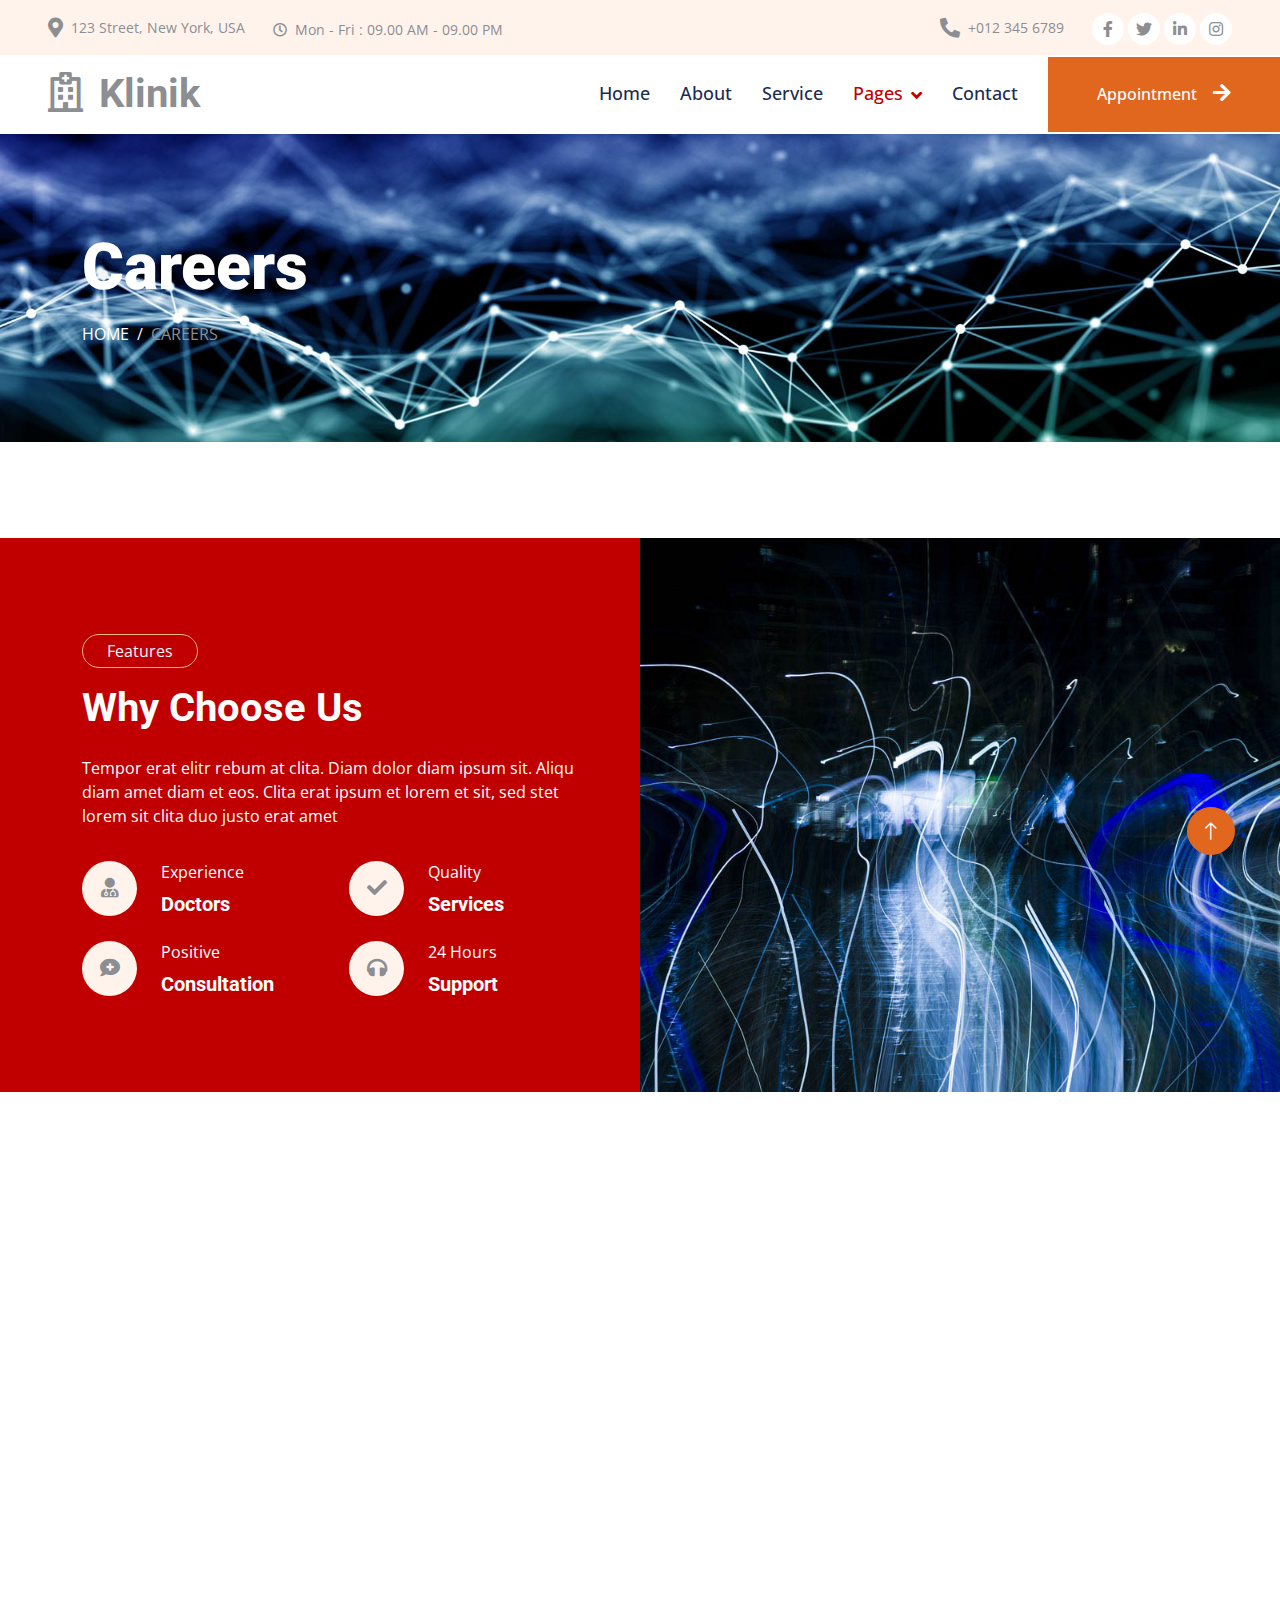
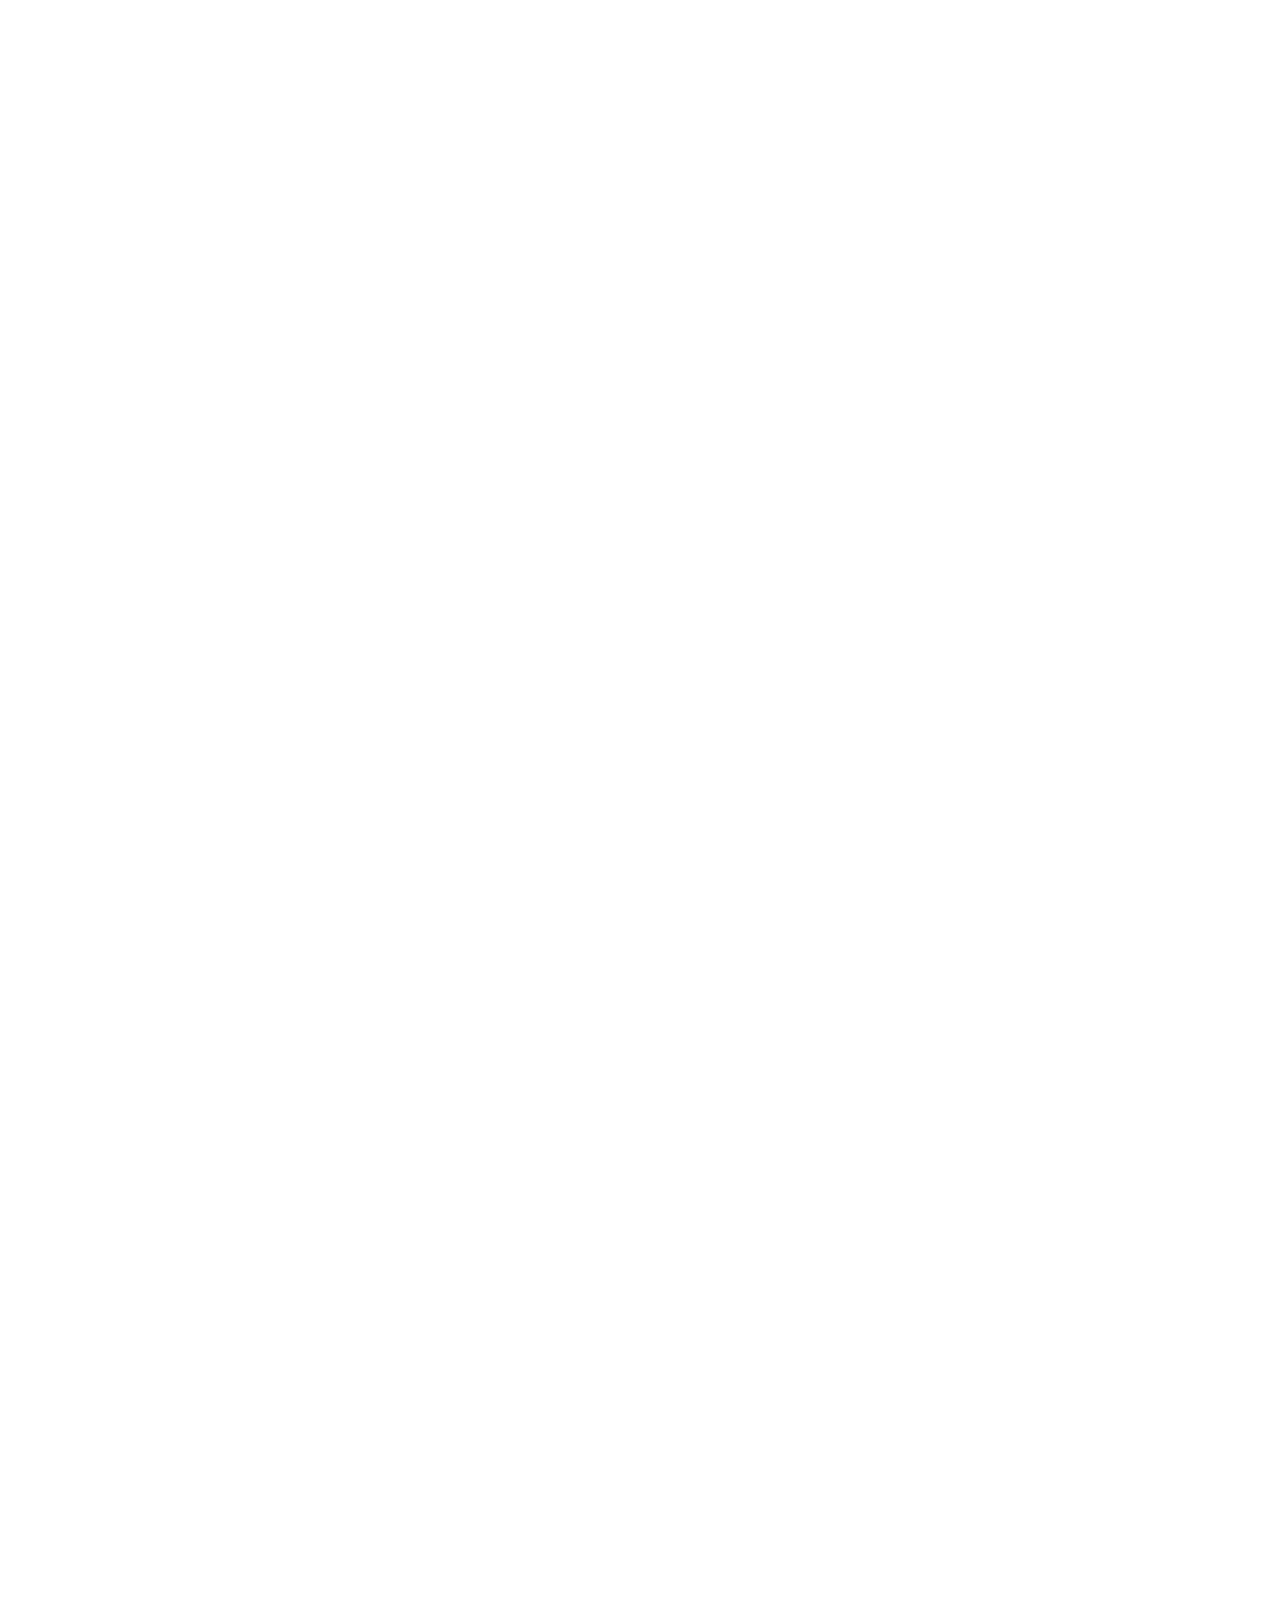
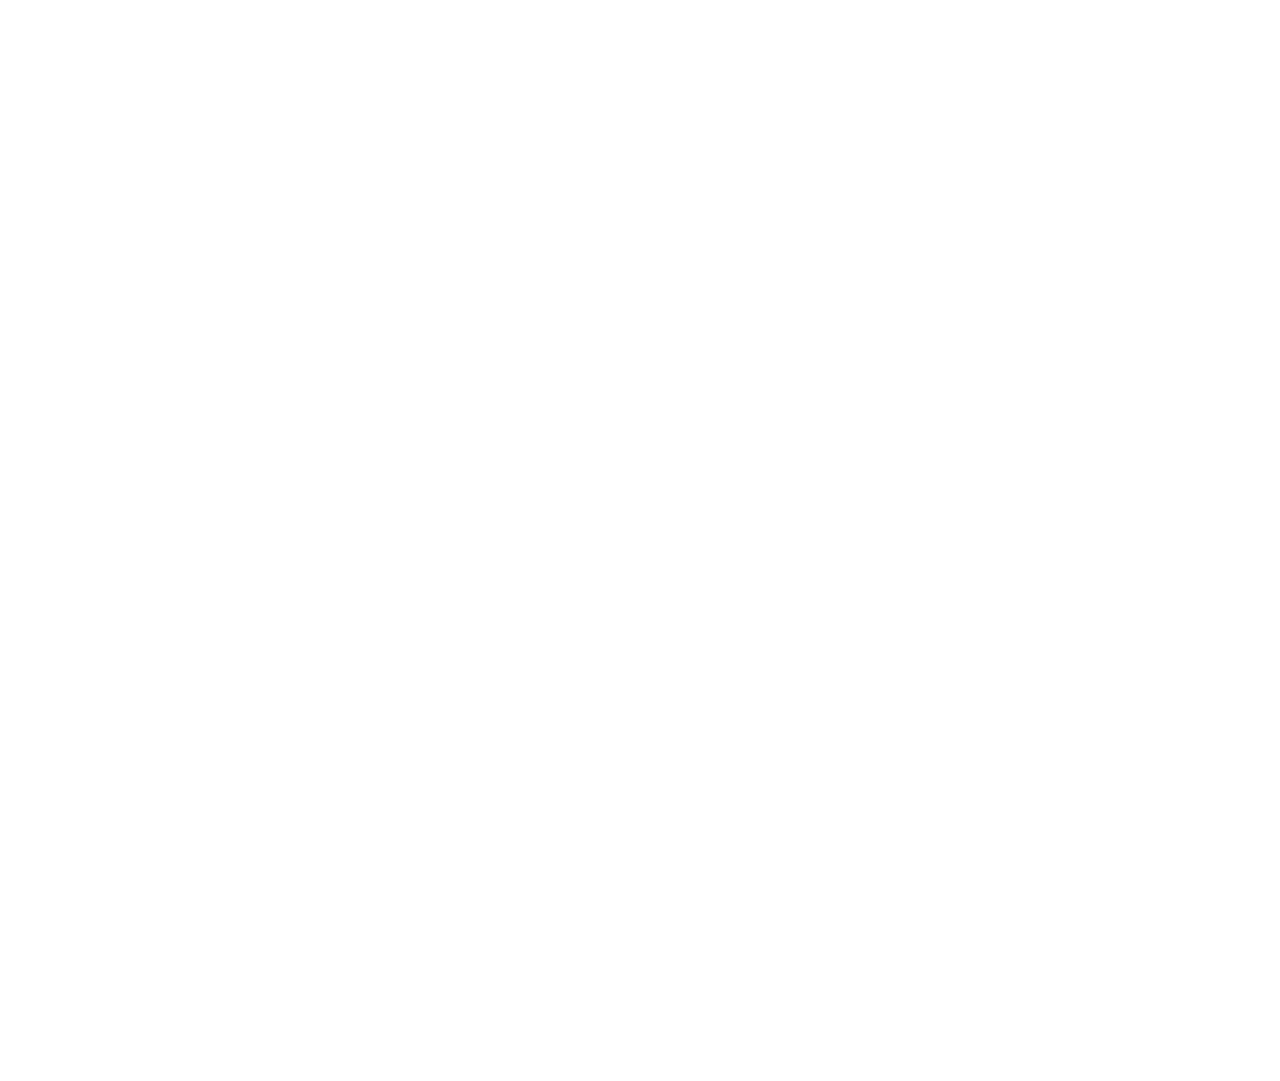
<file: careers-old.html>
<!DOCTYPE html>
<html lang="en">

<head>
    <meta charset="utf-8">
    <title>Careers | Saint wealth</title>
    <meta content="width=device-width, initial-scale=1.0" name="viewport">
    <meta content="" name="keywords">
    <meta content="" name="description">

    <!-- Favicon -->
    <link href="img/favicon.ico" rel="icon">

    <!-- Google Web Fonts -->
    <link rel="preconnect" href="https://fonts.googleapis.com">
    <link rel="preconnect" href="https://fonts.gstatic.com" crossorigin>
    <link href="https://fonts.googleapis.com/css2?family=Open+Sans:wght@400;500&family=Roboto:wght@500;700;900&display=swap" rel="stylesheet"> 

    <!-- Icon Font Stylesheet -->
    <link href="https://cdnjs.cloudflare.com/ajax/libs/font-awesome/5.10.0/css/all.min.css" rel="stylesheet">
    <link href="https://cdn.jsdelivr.net/npm/bootstrap-icons@1.4.1/font/bootstrap-icons.css" rel="stylesheet">

    <!-- Libraries Stylesheet -->
    <link href="lib/animate/animate.min.css" rel="stylesheet">
    <link href="lib/owlcarousel/assets/owl.carousel.min.css" rel="stylesheet">
    <link href="lib/tempusdominus/css/tempusdominus-bootstrap-4.min.css" rel="stylesheet" />

    <!-- Customized Bootstrap Stylesheet -->
    <link href="css/bootstrap.min.css" rel="stylesheet">

    <!-- Template Stylesheet -->
    <link href="css/style.css" rel="stylesheet">
</head>

<body>
    <!-- Spinner Start -->
    <div id="spinner" class="show bg-white position-fixed translate-middle w-100 vh-100 top-50 start-50 d-flex align-items-center justify-content-center">
        <div class="spinner-grow text-primary" style="width: 3rem; height: 3rem;" role="status">
            <span class="sr-only">Loading...</span>
        </div>
    </div>
    <!-- Spinner End -->


    <!-- Topbar Start -->
    <div class="container-fluid bg-light p-0 wow fadeIn" data-wow-delay="0.1s">
        <div class="row gx-0 d-none d-lg-flex">
            <div class="col-lg-7 px-5 text-start">
                <div class="h-100 d-inline-flex align-items-center py-3 me-4">
                    <small class="fa fa-map-marker-alt text-primary me-2"></small>
                    <small>123 Street, New York, USA</small>
                </div>
                <div class="h-100 d-inline-flex align-items-center py-3">
                    <small class="far fa-clock text-primary me-2"></small>
                    <small>Mon - Fri : 09.00 AM - 09.00 PM</small>
                </div>
            </div>
            <div class="col-lg-5 px-5 text-end">
                <div class="h-100 d-inline-flex align-items-center py-3 me-4">
                    <small class="fa fa-phone-alt text-primary me-2"></small>
                    <small>+012 345 6789</small>
                </div>
                <div class="h-100 d-inline-flex align-items-center">
                    <a class="btn btn-sm-square rounded-circle bg-white text-primary me-1" href=""><i class="fab fa-facebook-f"></i></a>
                    <a class="btn btn-sm-square rounded-circle bg-white text-primary me-1" href=""><i class="fab fa-twitter"></i></a>
                    <a class="btn btn-sm-square rounded-circle bg-white text-primary me-1" href=""><i class="fab fa-linkedin-in"></i></a>
                    <a class="btn btn-sm-square rounded-circle bg-white text-primary me-0" href=""><i class="fab fa-instagram"></i></a>
                </div>
            </div>
        </div>
    </div>
    <!-- Topbar End -->


    <!-- Navbar Start -->
    <nav class="navbar navbar-expand-lg bg-white navbar-light sticky-top p-0 wow fadeIn" data-wow-delay="0.1s">
        <a href="index.html" class="navbar-brand d-flex align-items-center px-4 px-lg-5">
            <h1 class="m-0 text-primary"><i class="far fa-hospital me-3"></i>Klinik</h1>
        </a>
        <button type="button" class="navbar-toggler me-4" data-bs-toggle="collapse" data-bs-target="#navbarCollapse">
            <span class="navbar-toggler-icon"></span>
        </button>
        <div class="collapse navbar-collapse" id="navbarCollapse">
            <div class="navbar-nav ms-auto p-4 p-lg-0">
                <a href="index.html" class="nav-item nav-link">Home</a>
                <a href="about.html" class="nav-item nav-link">About</a>
                <a href="service.html" class="nav-item nav-link">Service</a>
                <div class="nav-item dropdown">
                    <a href="#" class="nav-link dropdown-toggle active" data-bs-toggle="dropdown">Pages</a>
                    <div class="dropdown-menu rounded-0 rounded-bottom m-0">
                        <a href="feature.html" class="dropdown-item active">Feature</a>
                        <a href="team.html" class="dropdown-item">Our Doctor</a>
                        <a href="appointment.html" class="dropdown-item">Appointment</a>
                        <a href="testimonial.html" class="dropdown-item">Testimonial</a>
                        <a href="404.html" class="dropdown-item">404 Page</a>
                    </div>
                </div>
                <a href="contact.html" class="nav-item nav-link">Contact</a>
            </div>
            <a href="" class="btn btn-primary rounded-0 py-4 px-lg-5 d-none d-lg-block">Appointment<i class="fa fa-arrow-right ms-3"></i></a>
        </div>
    </nav>
    <!-- Navbar End -->


    <!-- Page Header Start -->
    <div class="container-fluid page-header py-5 mb-5 wow fadeIn" data-wow-delay="0.1s">
        <div class="container py-5">
            <h1 class="display-3 text-white mb-3 animated slideInDown">Careers</h1>
            <nav aria-label="breadcrumb animated slideInDown">
                <ol class="breadcrumb text-uppercase mb-0">
                    <li class="breadcrumb-item"><a class="text-white" href="#">Home</a></li>
                    <!-- <li class="breadcrumb-item"><a class="text-white" href="#">Pages</a></li> -->
                    <li class="breadcrumb-item text-primary active" aria-current="page">Careers</li>
                </ol>
            </nav>
        </div>
    </div>
    <!-- Page Header End -->


    <!-- Feature Start -->
    <div class="container-fluid bg-primary overflow-hidden px-lg-0" style="margin: 6rem 0;">
        <div class="container feature px-lg-0">
            <div class="row g-0 mx-lg-0">
                <div class="col-lg-6 feature-text py-5 wow fadeIn" data-wow-delay="0.1s">
                    <div class="p-lg-5 ps-lg-0">
                        <p class="d-inline-block border rounded-pill text-light py-1 px-4">Features</p>
                        <h1 class="text-white mb-4">Why Choose Us</h1>
                        <p class="text-white mb-4 pb-2">Tempor erat elitr rebum at clita. Diam dolor diam ipsum sit. Aliqu diam amet diam et eos. Clita erat ipsum et lorem et sit, sed stet lorem sit clita duo justo erat amet</p>
                        <div class="row g-4">
                            <div class="col-6">
                                <div class="d-flex align-items-center">
                                    <div class="d-flex flex-shrink-0 align-items-center justify-content-center rounded-circle bg-light" style="width: 55px; height: 55px;">
                                        <i class="fa fa-user-md text-primary"></i>
                                    </div>
                                    <div class="ms-4">
                                        <p class="text-white mb-2">Experience</p>
                                        <h5 class="text-white mb-0">Doctors</h5>
                                    </div>
                                </div>
                            </div>
                            <div class="col-6">
                                <div class="d-flex align-items-center">
                                    <div class="d-flex flex-shrink-0 align-items-center justify-content-center rounded-circle bg-light" style="width: 55px; height: 55px;">
                                        <i class="fa fa-check text-primary"></i>
                                    </div>
                                    <div class="ms-4">
                                        <p class="text-white mb-2">Quality</p>
                                        <h5 class="text-white mb-0">Services</h5>
                                    </div>
                                </div>
                            </div>
                            <div class="col-6">
                                <div class="d-flex align-items-center">
                                    <div class="d-flex flex-shrink-0 align-items-center justify-content-center rounded-circle bg-light" style="width: 55px; height: 55px;">
                                        <i class="fa fa-comment-medical text-primary"></i>
                                    </div>
                                    <div class="ms-4">
                                        <p class="text-white mb-2">Positive</p>
                                        <h5 class="text-white mb-0">Consultation</h5>
                                    </div>
                                </div>
                            </div>
                            <div class="col-6">
                                <div class="d-flex align-items-center">
                                    <div class="d-flex flex-shrink-0 align-items-center justify-content-center rounded-circle bg-light" style="width: 55px; height: 55px;">
                                        <i class="fa fa-headphones text-primary"></i>
                                    </div>
                                    <div class="ms-4">
                                        <p class="text-white mb-2">24 Hours</p>
                                        <h5 class="text-white mb-0">Support</h5>
                                    </div>
                                </div>
                            </div>
                        </div>
                    </div>
                </div>
                <div class="col-lg-6 pe-lg-0 wow fadeIn" data-wow-delay="0.5s" style="min-height: 400px;">
                    <div class="position-relative h-100">
                        <img class="position-absolute img-fluid w-100 h-100" src="img/feature.jpg" style="object-fit: cover;" alt="">
                    </div>
                </div>
            </div>
        </div>
    </div>
    <!-- Feature End -->

        <!-- Service Start -->
        <div class="container-xxl py-5">
            <div class="container">
                <!-- <div class="text-center mx-auto mb-5 wow fadeInUp" data-wow-delay="0.1s" style="max-width: 600px;">
                    <p class="d-inline-block border rounded-pill py-1 px-4">Services</p>
                    <h1>Health Care Solutions</h1>
                </div> -->
                <div class="row g-4">
                    <div class="col-lg-4 col-md-6 wow fadeInUp" data-wow-delay="0.1s">
                        <div class="service-item bg-light rounded h-100 p-5">
                            <div class="d-inline-flex align-items-center justify-content-center bg-white rounded-circle mb-4" style="width: 65px; height: 65px;">
                                <i class="fa fa-heartbeat text-primary fs-4"></i>
                            </div>
                            <h4 class="mb-3">Cardiology</h4>
                            <p class="mb-4">Erat ipsum justo amet duo et elitr dolor, est duo duo eos lorem sed diam stet diam sed stet.</p>
                            <a class="btn" href=""><i class="fa fa-plus text-primary me-3"></i>Read More</a>
                        </div>
                    </div>
                    <div class="col-lg-4 col-md-6 wow fadeInUp" data-wow-delay="0.3s">
                        <div class="service-item bg-light rounded h-100 p-5">
                            <div class="d-inline-flex align-items-center justify-content-center bg-white rounded-circle mb-4" style="width: 65px; height: 65px;">
                                <i class="fa fa-x-ray text-primary fs-4"></i>
                            </div>
                            <h4 class="mb-3">Pulmonary</h4>
                            <p class="mb-4">Erat ipsum justo amet duo et elitr dolor, est duo duo eos lorem sed diam stet diam sed stet.</p>
                            <a class="btn" href=""><i class="fa fa-plus text-primary me-3"></i>Read More</a>
                        </div>
                    </div>
                    <div class="col-lg-4 col-md-6 wow fadeInUp" data-wow-delay="0.5s">
                        <div class="service-item bg-light rounded h-100 p-5">
                            <div class="d-inline-flex align-items-center justify-content-center bg-white rounded-circle mb-4" style="width: 65px; height: 65px;">
                                <i class="fa fa-brain text-primary fs-4"></i>
                            </div>
                            <h4 class="mb-3">Neurology</h4>
                            <p class="mb-4">Erat ipsum justo amet duo et elitr dolor, est duo duo eos lorem sed diam stet diam sed stet.</p>
                            <a class="btn" href=""><i class="fa fa-plus text-primary me-3"></i>Read More</a>
                        </div>
                    </div>
                    <div class="col-lg-4 col-md-6 wow fadeInUp" data-wow-delay="0.1s">
                        <div class="service-item bg-light rounded h-100 p-5">
                            <div class="d-inline-flex align-items-center justify-content-center bg-white rounded-circle mb-4" style="width: 65px; height: 65px;">
                                <i class="fa fa-wheelchair text-primary fs-4"></i>
                            </div>
                            <h4 class="mb-3">Orthopedics</h4>
                            <p class="mb-4">Erat ipsum justo amet duo et elitr dolor, est duo duo eos lorem sed diam stet diam sed stet.</p>
                            <a class="btn" href=""><i class="fa fa-plus text-primary me-3"></i>Read More</a>
                        </div>
                    </div>
                    <div class="col-lg-4 col-md-6 wow fadeInUp" data-wow-delay="0.3s">
                        <div class="service-item bg-light rounded h-100 p-5">
                            <div class="d-inline-flex align-items-center justify-content-center bg-white rounded-circle mb-4" style="width: 65px; height: 65px;">
                                <i class="fa fa-tooth text-primary fs-4"></i>
                            </div>
                            <h4 class="mb-3">Dental Surgery</h4>
                            <p class="mb-4">Erat ipsum justo amet duo et elitr dolor, est duo duo eos lorem sed diam stet diam sed stet.</p>
                            <a class="btn" href=""><i class="fa fa-plus text-primary me-3"></i>Read More</a>
                        </div>
                    </div>
                    <div class="col-lg-4 col-md-6 wow fadeInUp" data-wow-delay="0.5s">
                        <div class="service-item bg-light rounded h-100 p-5">
                            <div class="d-inline-flex align-items-center justify-content-center bg-white rounded-circle mb-4" style="width: 65px; height: 65px;">
                                <i class="fa fa-vials text-primary fs-4"></i>
                            </div>
                            <h4 class="mb-3">Laboratory</h4>
                            <p class="mb-4">Erat ipsum justo amet duo et elitr dolor, est duo duo eos lorem sed diam stet diam sed stet.</p>
                            <a class="btn" href=""><i class="fa fa-plus text-primary me-3"></i>Read More</a>
                        </div>
                    </div>
                </div>
            </div>
        </div>
        <!-- Service End -->








        <!-- Offer Start-test -->
        <div class="container-fluid offer-section pb-5">
            <div class="container pb-5">
                <div class="text-center mx-auto pb-5 wow fadeInUp" data-wow-delay="0.2s" style="max-width: 800px;">
                    <h4 class="text-primary">Our Offer test</h4>
                    <h1 class="display-5 mb-4">Benefits We offer</h1>
                    <p class="mb-0">Lorem ipsum dolor, sit amet consectetur adipisicing elit. Tenetur adipisci facilis cupiditate recusandae aperiam temporibus corporis itaque quis facere, numquam, ad culpa deserunt sint dolorem autem obcaecati, ipsam mollitia hic.
                    </p>
                </div>
                <div class="row g-5 align-items-center">

                     <div class="col-lg-6 feature-text py-5 wow fadeIn" data-wow-delay="0.1s">
                    <div class="p-lg-5 ps-lg-0">
                        <p class="d-inline-block border rounded-pill py-1 px-4">Features</p>
                        <h1 class="mb-4">Why Choose Us</h1>
                        <p class="mb-4 pb-2">Tempor erat elitr rebum at clita. Diam dolor diam ipsum sit. Aliqu diam amet diam et eos. Clita erat ipsum et lorem et sit, sed stet lorem sit clita duo justo erat amet</p>
                        <div class="row g-4">
                            <div class="col-6">
                                <div class="d-flex align-items-center">
                                    <div class="d-flex flex-shrink-0 align-items-center justify-content-center rounded-circle bg-light" style="width: 55px; height: 55px;">
                                        <i class="fa fa-user-md text-primary"></i>
                                    </div>
                                    <div class="ms-4">
                                        <p class="mb-2">Experience</p>
                                        <h5 class="mb-0">Doctors</h5>
                                    </div>
                                </div>
                            </div>
                            <div class="col-6">
                                <div class="d-flex align-items-center">
                                    <div class="d-flex flex-shrink-0 align-items-center justify-content-center rounded-circle bg-light" style="width: 55px; height: 55px;">
                                        <i class="fa fa-check text-primary"></i>
                                    </div>
                                    <div class="ms-4">
                                        <p class="mb-2">Quality</p>
                                        <h5 class="mb-0">Services</h5>
                                    </div>
                                </div>
                            </div>
                            <div class="col-6">
                                <div class="d-flex align-items-center">
                                    <div class="d-flex flex-shrink-0 align-items-center justify-content-center rounded-circle bg-light" style="width: 55px; height: 55px;">
                                        <i class="fa fa-comment-medical text-primary"></i>
                                    </div>
                                    <div class="ms-4">
                                        <p class="mb-2">Positive</p>
                                        <h5 class="mb-0">Consultation</h5>
                                    </div>
                                </div>
                            </div>
                            <div class="col-6">
                                <div class="d-flex align-items-center">
                                    <div class="d-flex flex-shrink-0 align-items-center justify-content-center rounded-circle bg-light" style="width: 55px; height: 55px;">
                                        <i class="fa fa-headphones text-primary"></i>
                                    </div>
                                    <div class="ms-4">
                                        <p class="mb-2">24 Hours</p>
                                        <h5 class="mb-0">Support</h5>
                                    </div>
                                </div>
                            </div>
                        </div>
                    </div>
                </div>

                    <div class="col-lg-6 wow fadeInRight" data-wow-delay="0.4s">
                        <div class="row g-4">
                            <div class="col-md-12">
                                <img src="img/test.jpg" class="img-fluid w-100 rounded" alt="">
                            </div>
                        </div>
                    </div>
                </div>
            </div>
        </div>
        <!-- Offer End test -->










        <!-- Offer Start -->
        <div class="container-fluid offer-section pb-5">
            <div class="container pb-5">
                <div class="text-center mx-auto pb-5 wow fadeInUp" data-wow-delay="0.2s" style="max-width: 800px;">
                    <h4 class="text-primary">Our Offer</h4>
                    <h1 class="display-5 mb-4">Benefits We offer</h1>
                    <p class="mb-0">Lorem ipsum dolor, sit amet consectetur adipisicing elit. Tenetur adipisci facilis cupiditate recusandae aperiam temporibus corporis itaque quis facere, numquam, ad culpa deserunt sint dolorem autem obcaecati, ipsam mollitia hic.
                    </p>
                </div>
                <div class="row g-5 align-items-center">
                    <div class="col-xl-5 wow fadeInLeft" data-wow-delay="0.2s">
                        <div class="nav nav-pills bg-light rounded p-5">
                            <a class="accordion-link p-4 active mb-4" data-bs-toggle="pill" href="#collapseOne">
                                <h5 class="mb-0">Lending money for investment of your new projects</h5>
                            </a>
                            <a class="accordion-link p-4 mb-4" data-bs-toggle="pill" href="#collapseTwo">
                                <h5 class="mb-0">Lending money for investment of your new projects</h5>
                            </a>
                            <a class="accordion-link p-4 mb-4" data-bs-toggle="pill" href="#collapseThree">
                                <h5 class="mb-0">Mobile payment is more flexible and easy for all investors</h5>
                            </a>
                            <a class="accordion-link p-4 mb-0" data-bs-toggle="pill" href="#collapseFour">
                                <h5 class="mb-0">all transaction is kept free for the member of pro traders</h5>
                            </a>
                        </div>
                    </div>
                    <div class="col-xl-7 wow fadeInRight" data-wow-delay="0.4s">
                        <div class="tab-content">
                            <div id="collapseOne" class="tab-pane fade show p-0 active">
                                <div class="row g-4">
                                    <div class="col-md-7">
                                        <img src="img/offer-1.jpg" class="img-fluid w-100 rounded" alt="">
                                    </div>
                                    <div class="col-md-5">
                                        <h1 class="display-5 mb-4">The stock market provides a venue...</h1>
                                        <p class="mb-4">Lorem ipsum dolor sit amet consectetur adipisicing elit. Corporis amet sequi molestiae tenetur eum mollitia, blanditiis, magnam illo magni error dolore unde perspiciatis tempore et totam corrupti dignissimos aut praesentium?
                                        </p>
                                        <a class="btn btn-primary rounded-pill py-2 px-4" href="#">Learn More</a>
                                    </div>
                                </div>
                            </div>
                            <div id="collapseTwo" class="tab-pane fade show p-0">
                                <div class="row g-4">
                                    <div class="col-md-7">
                                        <img src="img/offer-2.jpg" class="img-fluid w-100 rounded" alt="">
                                    </div>
                                    <div class="col-md-5">
                                        <h1 class="display-5 mb-4">The stock market provides a venue...</h1>
                                        <p class="mb-4">Lorem ipsum dolor sit amet consectetur adipisicing elit. Corporis amet sequi molestiae tenetur eum mollitia, blanditiis, magnam illo magni error dolore unde perspiciatis tempore et totam corrupti dignissimos aut praesentium?
                                        </p>
                                        <a class="btn btn-primary rounded-pill py-2 px-4" href="#">Learn More</a>
                                    </div>
                                </div>
                            </div>
                            <div id="collapseThree" class="tab-pane fade show p-0">
                                <div class="row g-4">
                                    <div class="col-md-7">
                                        <img src="img/offer-3.jpg" class="img-fluid w-100 rounded" alt="">
                                    </div>
                                    <div class="col-md-5">
                                        <h1 class="display-5 mb-4">The stock market provides a venue...</h1>
                                        <p class="mb-4">Lorem ipsum dolor sit amet consectetur adipisicing elit. Corporis amet sequi molestiae tenetur eum mollitia, blanditiis, magnam illo magni error dolore unde perspiciatis tempore et totam corrupti dignissimos aut praesentium?
                                        </p>
                                        <a class="btn btn-primary rounded-pill py-2 px-4" href="#">Learn More</a>
                                    </div>
                                </div>
                            </div>
                            <div id="collapseFour" class="tab-pane fade show p-0">
                                <div class="row g-4">
                                    <div class="col-md-7">
                                        <img src="img/offer-4.jpg" class="img-fluid w-100 rounded" alt="">
                                    </div>
                                    <div class="col-md-5">
                                        <h1 class="display-5 mb-4">The stock market provides a venue...</h1>
                                        <p class="mb-4">Lorem ipsum dolor sit amet consectetur adipisicing elit. Corporis amet sequi molestiae tenetur eum mollitia, blanditiis, magnam illo magni error dolore unde perspiciatis tempore et totam corrupti dignissimos aut praesentium?
                                        </p>
                                        <a class="btn btn-primary rounded-pill py-2 px-4" href="#">Learn More</a>
                                    </div>
                                </div>
                            </div>
                        </div>
                    </div>
                </div>
            </div>
        </div>
        <!-- Offer End -->
        

    <!-- Footer Start -->
    <div class="container-fluid bg-dark text-light footer mt-5 pt-5 wow fadeIn" data-wow-delay="0.1s">
        <div class="container py-5">
            <div class="row g-5">
                <div class="col-lg-3 col-md-6">
                    <h5 class="text-light mb-4">Address</h5>
                    <p class="mb-2"><i class="fa fa-map-marker-alt me-3"></i>123 Street, New York, USA</p>
                    <p class="mb-2"><i class="fa fa-phone-alt me-3"></i>+012 345 67890</p>
                    <p class="mb-2"><i class="fa fa-envelope me-3"></i>info@example.com</p>
                    <div class="d-flex pt-2">
                        <a class="btn btn-outline-light btn-social rounded-circle" href=""><i class="fab fa-twitter"></i></a>
                        <a class="btn btn-outline-light btn-social rounded-circle" href=""><i class="fab fa-facebook-f"></i></a>
                        <a class="btn btn-outline-light btn-social rounded-circle" href=""><i class="fab fa-youtube"></i></a>
                        <a class="btn btn-outline-light btn-social rounded-circle" href=""><i class="fab fa-linkedin-in"></i></a>
                    </div>
                </div>
                <div class="col-lg-3 col-md-6">
                    <h5 class="text-light mb-4">Services</h5>
                    <a class="btn btn-link" href="">Cardiology</a>
                    <a class="btn btn-link" href="">Pulmonary</a>
                    <a class="btn btn-link" href="">Neurology</a>
                    <a class="btn btn-link" href="">Orthopedics</a>
                    <a class="btn btn-link" href="">Laboratory</a>
                </div>
                <div class="col-lg-3 col-md-6">
                    <h5 class="text-light mb-4">Quick Links</h5>
                    <a class="btn btn-link" href="">About Us</a>
                    <a class="btn btn-link" href="">Contact Us</a>
                    <a class="btn btn-link" href="">Our Services</a>
                    <a class="btn btn-link" href="">Terms & Condition</a>
                    <a class="btn btn-link" href="">Support</a>
                </div>
                <div class="col-lg-3 col-md-6">
                    <h5 class="text-light mb-4">Newsletter</h5>
                    <p>Dolor amet sit justo amet elitr clita ipsum elitr est.</p>
                    <div class="position-relative mx-auto" style="max-width: 400px;">
                        <input class="form-control border-0 w-100 py-3 ps-4 pe-5" type="text" placeholder="Your email">
                        <button type="button" class="btn btn-primary py-2 position-absolute top-0 end-0 mt-2 me-2">SignUp</button>
                    </div>
                </div>
            </div>
        </div>
        <div class="container">
            <div class="copyright">
                <div class="row">
                    <div class="col-md-6 text-center text-md-start mb-3 mb-md-0">
                        &copy; <a class="border-bottom" href="#">Your Site Name</a>, All Right Reserved.
                    </div>
                    <div class="col-md-6 text-center text-md-end">
                        <!--/*** This template is free as long as you keep the footer author’s credit link/attribution link/backlink. If you'd like to use the template without the footer author’s credit link/attribution link/backlink, you can purchase the Credit Removal License from "https://htmlcodex.com/credit-removal". Thank you for your support. ***/-->
                        Designed By <a class="border-bottom" href="https://htmlcodex.com">HTML Codex</a>
                    </div>
                </div>
            </div>
        </div>
    </div>
    <!-- Footer End -->


    <!-- Back to Top -->
    <a href="#" class="btn btn-lg btn-primary btn-lg-square rounded-circle back-to-top"><i class="bi bi-arrow-up"></i></a>


    <!-- JavaScript Libraries -->
    <script src="https://code.jquery.com/jquery-3.4.1.min.js"></script>
    <script src="https://cdn.jsdelivr.net/npm/bootstrap@5.0.0/dist/js/bootstrap.bundle.min.js"></script>
    <script src="lib/wow/wow.min.js"></script>
    <script src="lib/easing/easing.min.js"></script>
    <script src="lib/waypoints/waypoints.min.js"></script>
    <script src="lib/counterup/counterup.min.js"></script>
    <script src="lib/owlcarousel/owl.carousel.min.js"></script>
    <script src="lib/tempusdominus/js/moment.min.js"></script>
    <script src="lib/tempusdominus/js/moment-timezone.min.js"></script>
    <script src="lib/tempusdominus/js/tempusdominus-bootstrap-4.min.js"></script>

    <!-- Template Javascript -->
    <script src="js/main.js"></script>
</body>

</html>
</file>
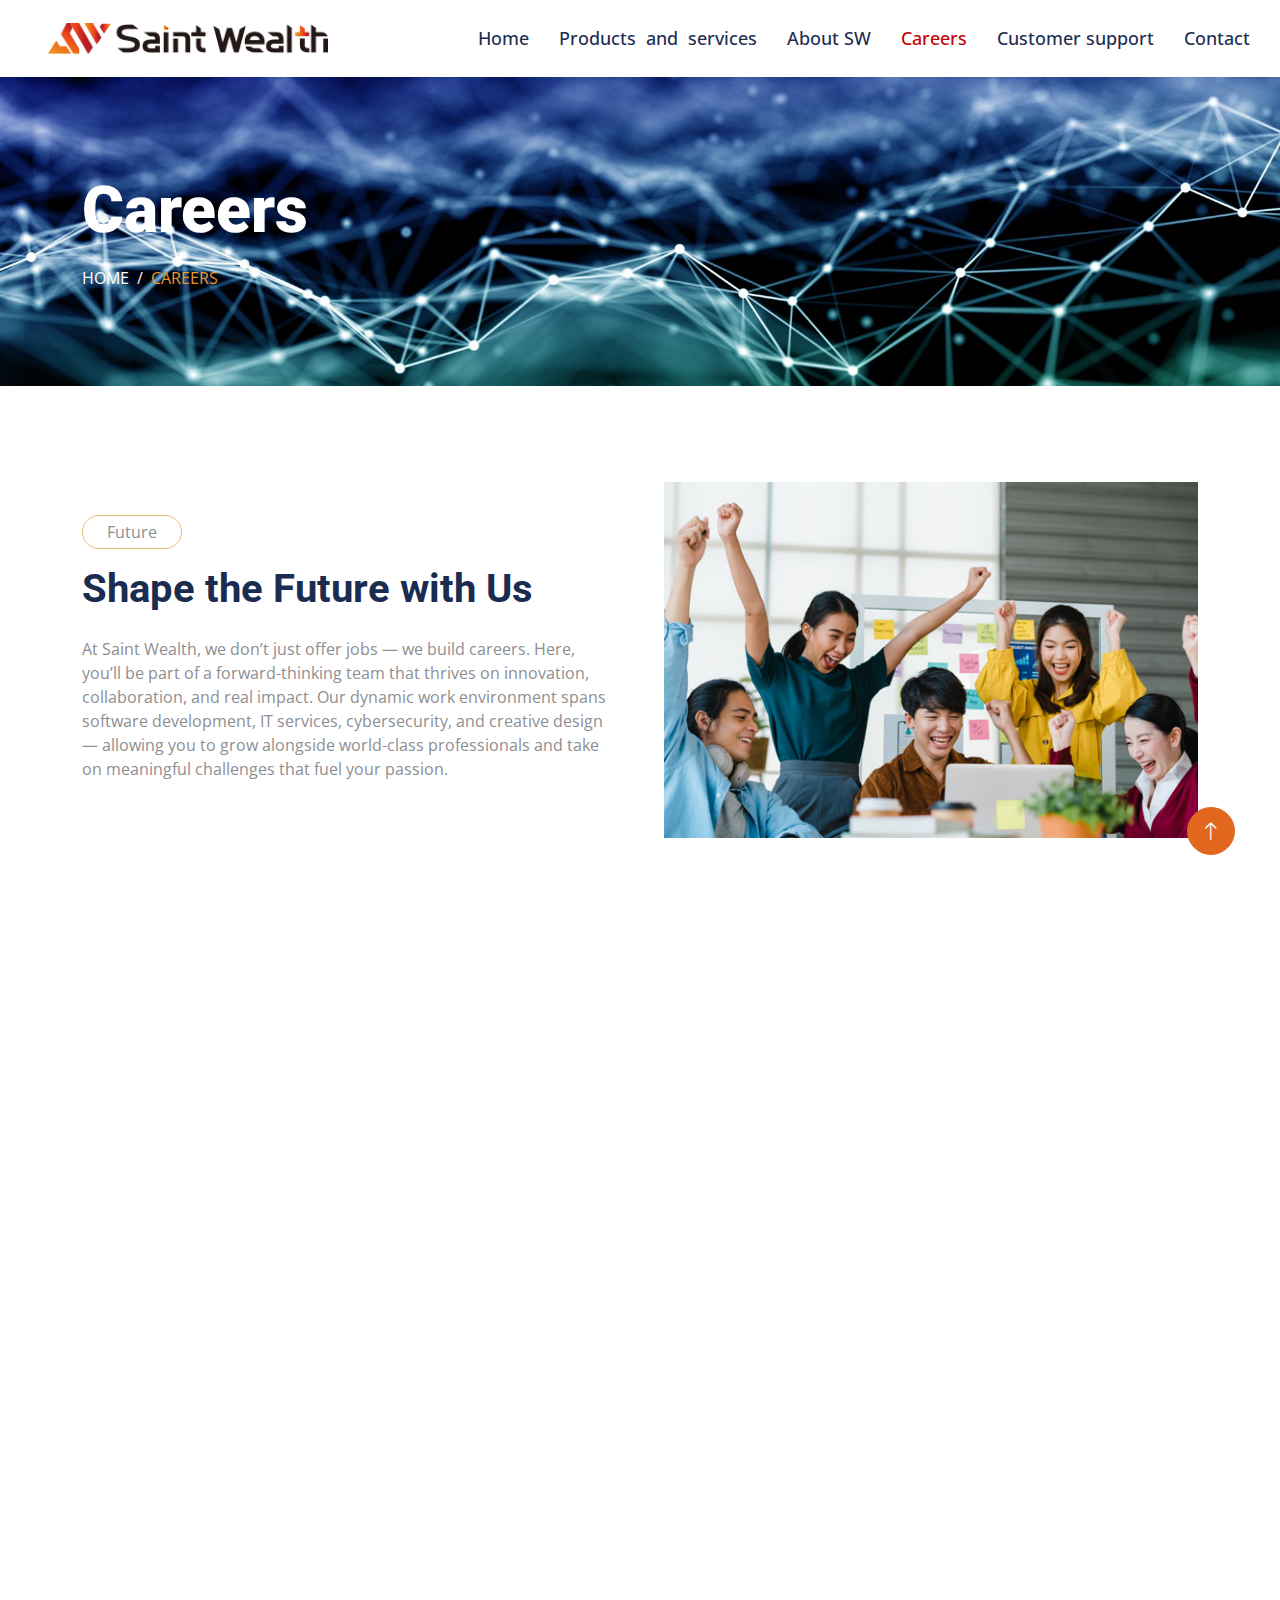
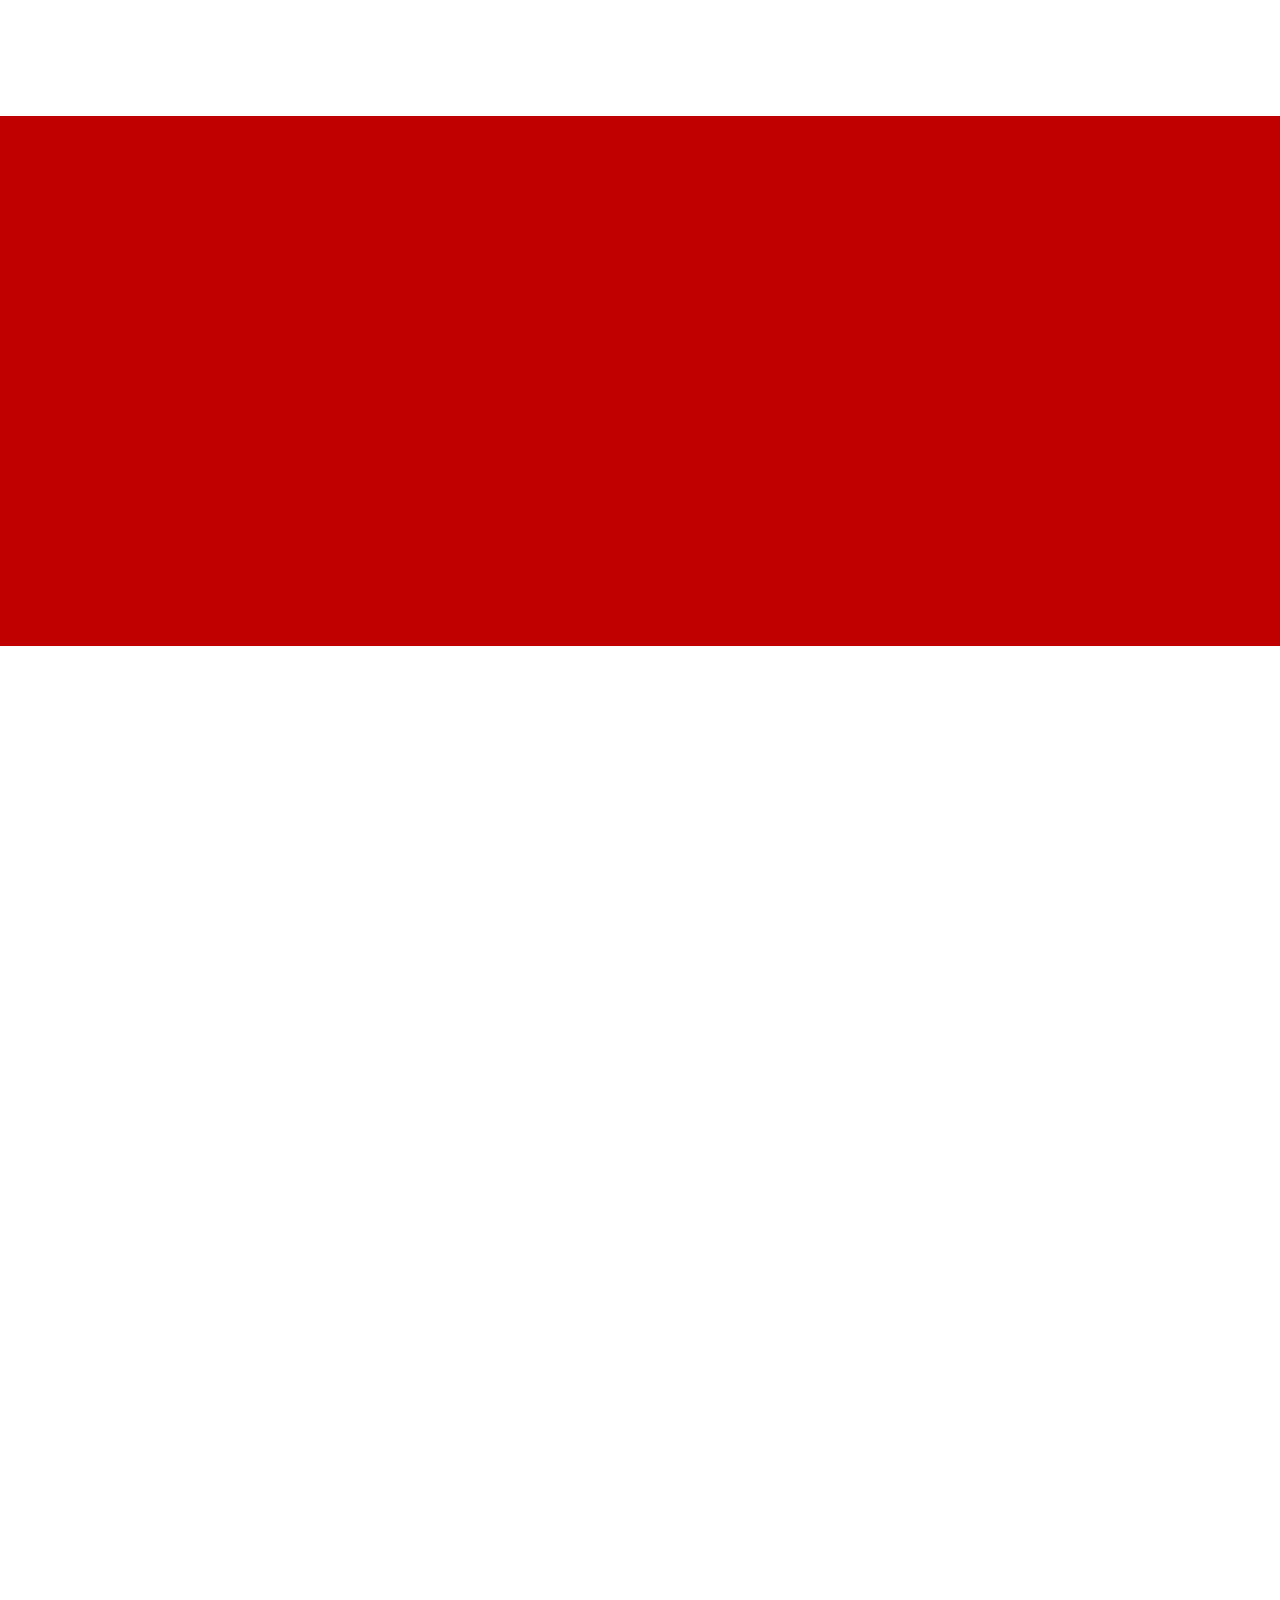
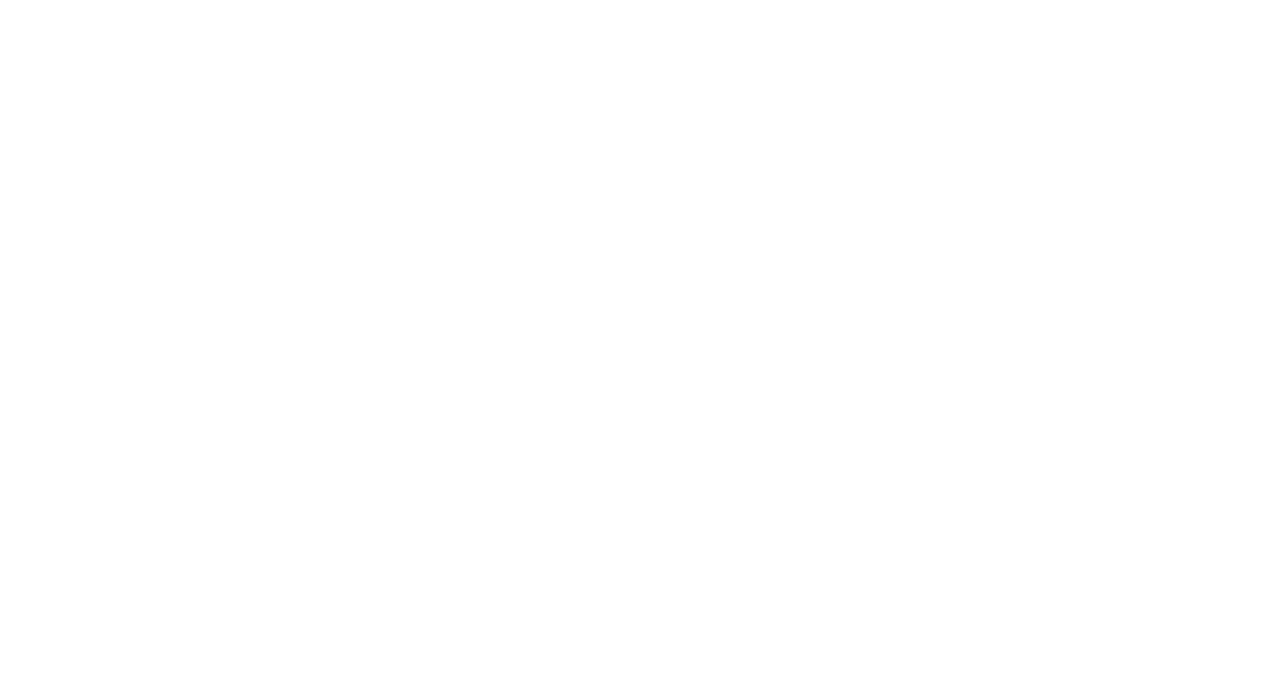
<file: careers.html>
<!DOCTYPE html>
<html lang="en">

<head>
    <meta charset="utf-8">
    <title>Careers | Saint wealth</title>
    <meta content="width=device-width, initial-scale=1.0" name="viewport">
    <meta content="" name="keywords">
    <meta content="" name="description">

    <!-- Favicon -->
    <link href="img/favicon.png" rel="icon">

    <!-- Google Web Fonts -->
    <link rel="preconnect" href="https://fonts.googleapis.com">
    <link rel="preconnect" href="https://fonts.gstatic.com" crossorigin>
    <link href="https://fonts.googleapis.com/css2?family=Open+Sans:wght@400;500&family=Roboto:wght@500;700;900&display=swap" rel="stylesheet"> 

    <!-- Icon Font Stylesheet -->
    <link href="https://cdnjs.cloudflare.com/ajax/libs/font-awesome/5.10.0/css/all.min.css" rel="stylesheet">
    <link href="https://cdn.jsdelivr.net/npm/bootstrap-icons@1.4.1/font/bootstrap-icons.css" rel="stylesheet">

    <!-- Libraries Stylesheet -->
    <link href="lib/animate/animate.min.css" rel="stylesheet">
    <link href="lib/owlcarousel/assets/owl.carousel.min.css" rel="stylesheet">
    <link href="lib/tempusdominus/css/tempusdominus-bootstrap-4.min.css" rel="stylesheet" />

    <!-- Customized Bootstrap Stylesheet -->
    <link href="css/bootstrap.min.css" rel="stylesheet">

    <!-- Template Stylesheet -->
    <link href="css/style.css" rel="stylesheet">
</head>

<body>
    <!-- Spinner Start -->
    <div id="spinner" class="show bg-white position-fixed translate-middle w-100 vh-100 top-50 start-50 d-flex align-items-center justify-content-center">
        <div class="spinner-grow text-primary" style="width: 3rem; height: 3rem;" role="status">
            <span class="sr-only">Loading...</span>
        </div>
    </div>
    <!-- Spinner End -->


    <!-- Topbar Start -->
    <!-- <div class="container-fluid bg-light p-0 wow fadeIn" data-wow-delay="0.1s">
        <div class="row gx-0 d-none d-lg-flex">
            <div class="col-lg-7 px-5 text-start">
                <div class="h-100 d-inline-flex align-items-center py-3 me-4">
                    <small class="fa fa-map-marker-alt text-primary me-2"></small>
                    <small>123 Street, New York, USA</small>
                </div>
                <div class="h-100 d-inline-flex align-items-center py-3">
                    <small class="far fa-clock text-primary me-2"></small>
                    <small>Mon - Fri : 09.00 AM - 09.00 PM</small>
                </div>
            </div>
            <div class="col-lg-5 px-5 text-end">
                <div class="h-100 d-inline-flex align-items-center py-3 me-4">
                    <small class="fa fa-phone-alt text-primary me-2"></small>
                    <small>+012 345 6789</small>
                </div>
                <div class="h-100 d-inline-flex align-items-center">
                    <a class="btn btn-sm-square rounded-circle bg-white text-primary me-1" href=""><i class="fab fa-facebook-f"></i></a>
                    <a class="btn btn-sm-square rounded-circle bg-white text-primary me-1" href=""><i class="fab fa-twitter"></i></a>
                    <a class="btn btn-sm-square rounded-circle bg-white text-primary me-1" href=""><i class="fab fa-linkedin-in"></i></a>
                    <a class="btn btn-sm-square rounded-circle bg-white text-primary me-0" href=""><i class="fab fa-instagram"></i></a>
                </div>
            </div>
        </div>
    </div> -->
    <!-- Topbar End -->


    <!-- Navbar Start -->
    <nav class="navbar navbar-expand-lg bg-white navbar-light sticky-top p-0 wow fadeIn" data-wow-delay="0.1s">
        <a href="index.html" class="navbar-brand d-flex align-items-center px-4 px-lg-5">
            <img src="img/sw_logo-1.png" style="width:280px;" alt="">
        </a>
        <button type="button" class="navbar-toggler me-4" data-bs-toggle="collapse" data-bs-target="#navbarCollapse">
            <span class="navbar-toggler-icon"></span>
        </button>
        <div class="collapse navbar-collapse" id="navbarCollapse">
            <div class="navbar-nav ms-auto p-4 p-lg-0">
                <a href="index.html" class="nav-item nav-link ">Home</a>
                
                <a href="products_service.html" class="nav-item nav-link">Products&nbsp&nbspand&nbsp&nbspservices</a>
                <a href="about.html" class="nav-item nav-link">About&nbspSW</a>
                <!-- <div class="nav-item dropdown">
                    <a href="#" class="nav-link dropdown-toggle" data-bs-toggle="dropdown">Pages</a>
                    <div class="dropdown-menu rounded-0 rounded-bottom m-0">
                        <a href="feature.html" class="dropdown-item">Feature</a>
                        <a href="team.html" class="dropdown-item">Our Doctor</a>
                        <a href="appointment.html" class="dropdown-item">Appointment</a>
                        <a href="testimonial.html" class="dropdown-item">Testimonial</a>
                        <a href="404.html" class="dropdown-item">404 Page</a>
                    </div>
                </div> -->
                <a href="careers.html" class="nav-item nav-link active">Careers</a>
                <a href="customer_support.html" class="nav-item nav-link">Customer support</a>
                <a href="contact.html" class="nav-item nav-link">Contact</a>
            </div>
            <!-- <a href="" class="btn btn-primary rounded-0 py-4 px-lg-5 d-none d-lg-block">Appointment<i class="fa fa-arrow-right ms-3"></i></a> -->
        </div>
    </nav>
    <!-- Navbar End -->


    <!-- Page Header Start -->
    <div class="container-fluid page-header py-5 mb-5 wow fadeIn" data-wow-delay="0.1s">
        <div class="container py-5">
            <h1 class="display-3 text-white mb-3 animated slideInDown">Careers</h1>
            <nav aria-label="breadcrumb animated slideInDown">
                <ol class="breadcrumb text-uppercase mb-0">
                    <li class="breadcrumb-item"><a class="text-white" href="index.html">Home</a></li>
                    <li class="breadcrumb-item active" aria-current="page">Careers</li>
                </ol>
            </nav>
        </div>
    </div>
    <!-- Page Header End -->


    <div class="container-fluid about py-5">
        <div class="container">
            <div class="row g-5 align-items-center">
                <div class="col-xl-6 wow fadeIn" data-wow-delay="0.1s">
                    <div>
                        <p class="d-inline-block border rounded-pill py-1 px-4">Future</p>
                        <h1 class="mb-4">Shape the Future with Us</h1>
                        <p class="mb-4">At Saint Wealth, we don’t just offer jobs — we build careers. Here, you’ll be part of a forward-thinking team that thrives on innovation, collaboration, and real impact. Our dynamic work environment spans software development, IT services, cybersecurity, and creative design — allowing you to grow alongside world-class professionals and take on meaningful challenges that fuel your passion.
                        </p>
                        <!-- <div class="row g-4">
                            <div class="col-md-6 col-lg-6 col-xl-6">
                                <div class="d-flex">
                                    <div><i class="fas fa-lightbulb fa-3x text-primary"></i></div>
                                    <div class="ms-4">
                                        <h4>Business Consuluting</h4>
                                        <p>Lorem ipsum dolor sit amet consectetur, adipisicing elit.</p>
                                    </div>
                                </div>
                            </div>
                            <div class="col-md-6 col-lg-6 col-xl-6">
                                <div class="d-flex">
                                    <div><i class="bi bi-bookmark-heart-fill fa-3x text-primary"></i></div>
                                    <div class="ms-4">
                                        <h4>Year Of Expertise</h4>
                                        <p>Lorem ipsum dolor sit amet consectetur, adipisicing elit.</p>
                                    </div>
                                </div>
                            </div>
                            <div class="col-sm-6">
                                <a href="#" class="btn btn-primary rounded-pill py-3 px-5 flex-shrink-0">Discover Now</a>
                            </div>
                            <div class="col-sm-6">
                                <div class="d-flex">
                                    <i class="fas fa-phone-alt fa-2x text-primary me-4"></i>
                                    <div>
                                        <h4>Call Us</h4>
                                        <p class="mb-0 fs-5" style="letter-spacing: 1px;">+01234567890</p>
                                    </div>
                                </div>
                            </div>
                        </div> -->
                    </div>
                </div>
                

                <div class="col-xl-6 wow fadeIn" data-wow-delay="0.5s">
                    <div class="bg-primary position-relative overflow-hidden">
                        <img class="img-fluid " src="img/careers.jpg" alt="">
                    </div>
                </div>
            </div>
        </div>
    </div>

    



    <!-- Features Start -->
    <div class="container-fluid feature">
        <div class="container py-5">
            <div class="text-center mx-auto mb-5 wow fadeInUp" data-wow-delay="0.1s" style="max-width: 800px;">
                <p class="d-inline-block border rounded-pill py-1 px-4">Our benefits</p>
                <h1>Perks and benefits</h1>
                <!-- <p class="mb-0">At our company, we believe that a successful team is built on a foundation of support and care. The benefits we offer are designed not only to help you thrive professionally but also to enrich your life outside of work:
                </p> -->
            </div>
            <div class="row g-4">
                <div class="col-md-6 col-lg-6 col-xl-3 wow fadeInUp" data-wow-delay="0.1s">
                    <div class="feature-item">
                        <div class="feature-icon p-4">
                            <img src="img/careers_employee1.png" alt="">
                        </div>
                        <h5>Employee referral bonus</h5>
                        <p class="mb-4">Earn rewards for helping us grow by bringing in the right talent.
                        </p>
                        <!-- <a class="btn btn-primary rounded-pill py-2 px-4" href="#">Learn More</a> -->
                    </div>
                </div>
                <div class="col-md-6 col-lg-6 col-xl-3 wow fadeInUp" data-wow-delay="0.3s">
                    <div class="feature-item">
                        <div class="feature-icon p-4">
                            <img src="img/careers_clear.png" alt="">
                        </div>
                        <h5>Clear career development path</h5>
                        <p class="mb-4">Access promotion opportunities with personalized growth plans.
                        </p>
                        <!-- <a class="btn btn-primary rounded-pill py-2 px-4" href="#">Learn More</a> -->
                    </div>
                </div>
                <div class="col-md-6 col-lg-6 col-xl-3 wow fadeInUp" data-wow-delay="0.5s">
                    <div class="feature-item">
                        <div class="feature-icon p-4">
                            <img src="img/careers_flexible.png" alt="">
                        </div>
                        <h5>Flexible working hours</h5>
                        <p class="mb-4">Create a schedule that works best for your lifestyle.
                        </p>
                        <!-- <a class="btn btn-primary rounded-pill py-2 px-4" href="#">Learn More</a> -->
                    </div>
                </div>
                <div class="col-md-6 col-lg-6 col-xl-3 wow fadeInUp" data-wow-delay="0.7s">
                    <div class="feature-item">
                        <div class="feature-icon p-4">
                            <img src="img/careers_free.png" alt="">
                        </div>
                        <h5>Free snacks & drinks</h5>
                        <p class="mb-4">Enjoy daily refreshments to keep your energy up throughout the day.
                        </p>
                        <!-- <a class="btn btn-primary rounded-pill py-2 px-4" href="#">Learn More</a> -->
                    </div>
                </div>

                <div class="col-md-6 col-lg-6 col-xl-3 wow fadeInUp" data-wow-delay="0.1s">
                    <div class="feature-item">
                        <div class="feature-icon p-4">
                            <img src="img/careers_annual.png" alt="">
                        </div>
                        <h5>Annual company trip</h5>
                        <p class="mb-4">Annually, we coordinate an exclusive, fully funded corporate excursion to thrilling destinations.
                        </p>
                        <!-- <a class="btn btn-primary rounded-pill py-2 px-4" href="#">Learn More</a> -->
                    </div>
                </div>

                <div class="col-md-6 col-lg-6 col-xl-3 wow fadeInUp" data-wow-delay="0.3s">
                    <div class="feature-item">
                        <div class="feature-icon p-4">
                            <img src="img/careers_regular.png" alt="">
                        </div>
                        <h5>Regular dinner and birthday parties</h5>
                        <p class="mb-4">Strengthening team cohesion through regular team dinners and birthday celebrations.
                        </p>
                        <!-- <a class="btn btn-primary rounded-pill py-2 px-4" href="#">Learn More</a> -->
                    </div>
                </div>

                <div class="col-md-6 col-lg-6 col-xl-3 wow fadeInUp" data-wow-delay="0.5s">
                    <div class="feature-item">
                        <div class="feature-icon p-4">
                            <img src="img/annual-salary.png" alt="">
                        </div>
                        <h5>Annual salary</h5>
                        <p class="mb-4">Proactively review personnel salaries annually to maintain competitiveness in talent acquisition.
                        </p>
                        <!-- <a class="btn btn-primary rounded-pill py-2 px-4" href="#">Learn More</a> -->
                    </div>
                </div>

                <div class="col-md-6 col-lg-6 col-xl-3 wow fadeInUp" data-wow-delay="0.7s">
                    <div class="feature-item">
                        <div class="feature-icon p-4">
                            <img src="img/annual salary.png" alt="">
                        </div>
                        <h5>Health examination</h5>
                        <p class="mb-4">After one year of tenure, employees receive a biennial subsidy for health checkups.
                        </p>
                        <!-- <a class="btn btn-primary rounded-pill py-2 px-4" href="#">Learn More</a> -->
                    </div>
                </div>


            </div>
        </div>
    </div>
    <!-- Features End -->




     <!-- Feature Start -->
     <div class="container-fluid bg-primary overflow-hidden my-5 px-lg-0">
        <div class="container feature px-lg-0">
            <div class="row g-0 mx-lg-0">
                <div class="col-lg-6 feature-text py-5 wow fadeIn" data-wow-delay="0.1s">
                    <div class="p-lg-5 ps-lg-0">
                        <p class="d-inline-block border rounded-pill text-light py-1 px-4">Careers</p>
                        <h1 class="text-white mb-4">Join us and you will get</h1>
                        <p class="text-white mb-4 pb-2">When you join Saint Wealth, you’ll experience the best of our diverse and fast-growing business ecosystem. Whether you're an engineer, analyst, designer, or strategist, you’ll find growth, respect, and purpose here.</p>
                        
                    
                        <div class="row">
                            <div class="col-6 mb-3">
                                    <div class="align-items-center">
                                        <h5 class="text-white mb-0"><i class="far fa-check-circle text-white me-3"></i>Professional Development</h5>
                                    </div>
                            </div>
                            
                            <div class="col-6">
                                <div class="">
                                    <h5 class="text-white mb-0"><i class="far fa-check-circle text-white me-3"></i> Innovation and challenge</h5>
                                </div>
                        </div>

                           <div class="col-6">
                                    <div class="">
                                        <h5 class="text-white mb-0"><i class="far fa-check-circle text-white me-3"></i> Exceptional team</h5>
                                    </div>
                            </div>

                           <div class="col-6">
                                    <div class="">
                                        <h5 class="text-white mb-0"><i class="far fa-check-circle text-white me-3"></i> Client diversity</h5>
                                    </div>
                            </div>

                        </div>   


                      
                        
                            <!-- <p class="text-white"><i class="far fa-check-circle text-white me-3"></i>Innovation-driven</p>
                    <p class="text-white"><i class="far fa-check-circle text-white me-3"></i>Customer first</p>
                    <p class="text-white"><i class="far fa-check-circle text-white me-3"></i>Integrity and responsibility</p>
                    <p class="text-white"><i class="far fa-check-circle text-white me-3"></i>Collaboration and growth</p> -->


                    </div>
                </div>
                <div class="col-lg-6 pe-lg-0 wow fadeIn" data-wow-delay="0.5s" style="min-height: 400px;">
                    <div class="position-relative h-100">
                        <img class="position-absolute img-fluid w-100 h-100" src="img/choose.jpg" style="object-fit: cover;" alt="">
                    </div>
                </div>
            </div>
        </div>
    </div>



    <div class="container-xxl py-5">
                <div class="container">
                    <div class="text-center mx-auto mb-5 wow fadeInUp" data-wow-delay="0.1s" style="max-width: 600px;">
                        <p class="d-inline-block border rounded-pill py-1 px-4">Training</p>
                        <h1>Training & career development</h1>
                        <!-- <p>We believe continuous learning drives success. Our comprehensive development programs include:</p> -->
                    </div>
                    <div class="row g-4">
                        <div class="col-lg-4 col-md-6 wow fadeInUp" data-wow-delay="0.1s">
                            <div class="service-item border-new rounded h-100 p-5">
                                <div class="d-inline-flex align-items-center justify-content-center" style="width: 65px; height: 65px;">
                                    <i class="fa fa-graduation-cap text-primary fs-4"></i>
                                </div>
                                <h4 class="mb-3">Orientation training</h4>
                                <p class="mb-4">Start strong with structured onboarding sessions, mentorship programs, and cultural integration activities that help new team members adapt quickly and confidently.</p>
                                
                            </div>
                        </div>
                        <div class="col-lg-4 col-md-6 wow fadeInUp" data-wow-delay="0.3s">
                            <div class="service-item border-new rounded h-100 p-5">
                                <div class="d-inline-flex align-items-center justify-content-center" style="width: 65px; height: 65px;">
                                    <i class="fa fa-wrench text-primary fs-4"></i>
                                </div>
                                <h4 class="mb-3">Technical training</h4>
                                <p class="mb-4">Stay ahead of the curve by mastering the latest tools, platforms, and industry practices. Our technical programs are designed to boost both your efficiency and creativity.</p>
                                
                            </div>
                        </div>
                        <div class="col-lg-4 col-md-6 wow fadeInUp" data-wow-delay="0.5s">
                            <div class="service-item border-new rounded h-100 p-5">
                                <div class="d-inline-flex align-items-center justify-content-center" style="width: 65px; height: 65px;">
                                    <i class="fa fa-crosshairs text-primary fs-4"></i>
                                </div>
                                <h4 class="mb-3">Leadership training</h4>
                                <p class="mb-4">We develop future leaders from within. Our leadership tracks are tailored to different levels of management, focusing on strategic thinking, communication, and people management skills.

                                </p>
                                
                            </div>
                        </div>
                        <div class="col-lg-4 col-md-6 wow fadeInUp" data-wow-delay="0.1s">
                            <div class="service-item border-new rounded h-100 p-5">
                                <div class="d-inline-flex align-items-center justify-content-center" style="width: 65px; height: 65px;">
                                    <i class="fa fa-globe text-primary fs-4"></i>
                                </div>
                                <h4 class="mb-3">Language training</h4>
                                <p class="mb-4">Improve your global communication skills with foreign language programs that enhance international collaboration, cultural awareness, and client engagement.</p>
                                
                            </div>
                        </div>
                        <div class="col-lg-4 col-md-6 wow fadeInUp" data-wow-delay="0.3s">
                            <div class="service-item border-new rounded h-100 p-5">
                                <div class="d-inline-flex align-items-center justify-content-center" style="width: 65px; height: 65px;">
                                    <i class="fa fa-book text-primary fs-4"></i>
                                </div>
                                <h4 class="mb-3">Professional skills training</h4>
                                <p class="mb-4">Each department offers customized on-site training to enhance professional knowledge, practical know-how, and domain-specific expertise.</p>
                                
                            </div>
                        </div>
                        <div class="col-lg-4 col-md-6 wow fadeInUp" data-wow-delay="0.5s">
                            <div class="service-item border-new rounded h-100 p-5">
                                <div class="d-inline-flex align-items-center justify-content-center" style="width: 65px; height: 65px;">
                                    <i class="fa fa-rocket text-primary fs-4"></i>
                                </div>
                                <h4 class="mb-3">Career advancement</h4>
                                <p class="mb-4">We support your long-term goals with clear career paths, regular performance evaluations, promotion opportunities, and personalized development plans to help you reach your full potential.</p>
                                
                            </div>
                        </div>
                    </div>
                </div>
            </div>
    
        

    <!-- Footer Start -->
    <div class="container-fluid bg-dark text-light-footer footer mt-5 pt-5 wow fadeIn" data-wow-delay="0.1s">
        <div class="container py-5">
            <div class="row g-5">
                <div class="col-lg-3 col-md-6">
                    <a href="index.html" class="navbar-brand d-flex align-items-center mb-4">
                        <img src="img/sw_logo-1-w.png" style="width:260px;" alt="">
                    </a>
                    <!-- <h5 class="text-light mb-4">Address</h5> -->
                    <p>Saint Wealth is a company focused on technological innovation. With advanced technology and a professional technical team, we provide customized solutions to clients worldwide.</p>
                    <!-- <p class="mb-2"><i class="fa fa-map-marker-alt me-3"></i>123 Street, New York, USA</p>
                    <p class="mb-2"><i class="fa fa-phone-alt me-3"></i>+012 345 67890</p>
                    <p class="mb-2"><i class="fa fa-envelope me-3"></i>info@example.com</p>
                    <div class="d-flex pt-2">
                        <a class="btn btn-outline-light btn-social rounded-circle" href=""><i class="fab fa-twitter"></i></a>
                        <a class="btn btn-outline-light btn-social rounded-circle" href=""><i class="fab fa-facebook-f"></i></a>
                        <a class="btn btn-outline-light btn-social rounded-circle" href=""><i class="fab fa-youtube"></i></a>
                        <a class="btn btn-outline-light btn-social rounded-circle" href=""><i class="fab fa-linkedin-in"></i></a>
                    </div> -->
                </div>
                <div class="col-lg-3 col-md-6">
                    <h5 class="text-light-tittle mb-4">Services</h5>
                    <a class="btn btn-link" href="">Artificial intelligence</a>
                    <a class="btn btn-link" href="">Financial technology</a>
                    <a class="btn btn-link" href="">IT services</a>
                    <a class="btn btn-link" href="">Software applications</a>
                    <a class="btn btn-link" href="">Game art design</a>
                    <a class="btn btn-link" href="">Information security</a>
                </div>
                <div class="col-lg-3 col-md-6">
                    <h5 class="text-light-tittle mb-4">Quick links</h5>
                    <a class="btn btn-link" href="about.html">About SW</a>
                    <a class="btn btn-link" href="#">Careers</a>
                    <a class="btn btn-link" href="customer_support.html">Customer support</a>
                    <a class="btn btn-link" href="products_service.html#process">Process</a>
                </div>
                <div class="col-lg-3 col-md-6">
                    <h5 class="text-light-tittle mb-4">Contact</h5>
                    <h5 style="color:#FFFFFF;">Let’s build a digital future together!</h5>
                    <div class="position-relative mx-auto" style="max-width: 400px;">
                        <a class="btn btn-primary mt-3  py-2 top-0 end-0 me-2" href="contact.html">Contact us</a>  
                    </div>
                </div>
            </div>
        </div>
        <div class="container">
            <div class="copyright">
                <div class="row">
                    <div class="col-md-6 text-center text-md-start mb-3 mb-md-0 text-light">
                        &copy; SAINT WEALTH LTD., All Right Reserved.
                    </div>
                    
                </div>
            </div>
        </div>
    </div>
    <!-- Footer End -->


    <!-- Back to Top -->
    <a href="#" class="btn btn-lg btn-primary btn-lg-square rounded-circle back-to-top"><i class="bi bi-arrow-up"></i></a>


    <!-- JavaScript Libraries -->
    <script src="https://code.jquery.com/jquery-3.4.1.min.js"></script>
    <script src="https://cdn.jsdelivr.net/npm/bootstrap@5.0.0/dist/js/bootstrap.bundle.min.js"></script>
    <script src="lib/wow/wow.min.js"></script>
    <script src="lib/easing/easing.min.js"></script>
    <script src="lib/waypoints/waypoints.min.js"></script>
    <script src="lib/counterup/counterup.min.js"></script>
    <script src="lib/owlcarousel/owl.carousel.min.js"></script>
    <script src="lib/tempusdominus/js/moment.min.js"></script>
    <script src="lib/tempusdominus/js/moment-timezone.min.js"></script>
    <script src="lib/tempusdominus/js/tempusdominus-bootstrap-4.min.js"></script>

    <!-- Template Javascript -->
    <script src="js/main.js"></script>
</body>

</html>
</file>
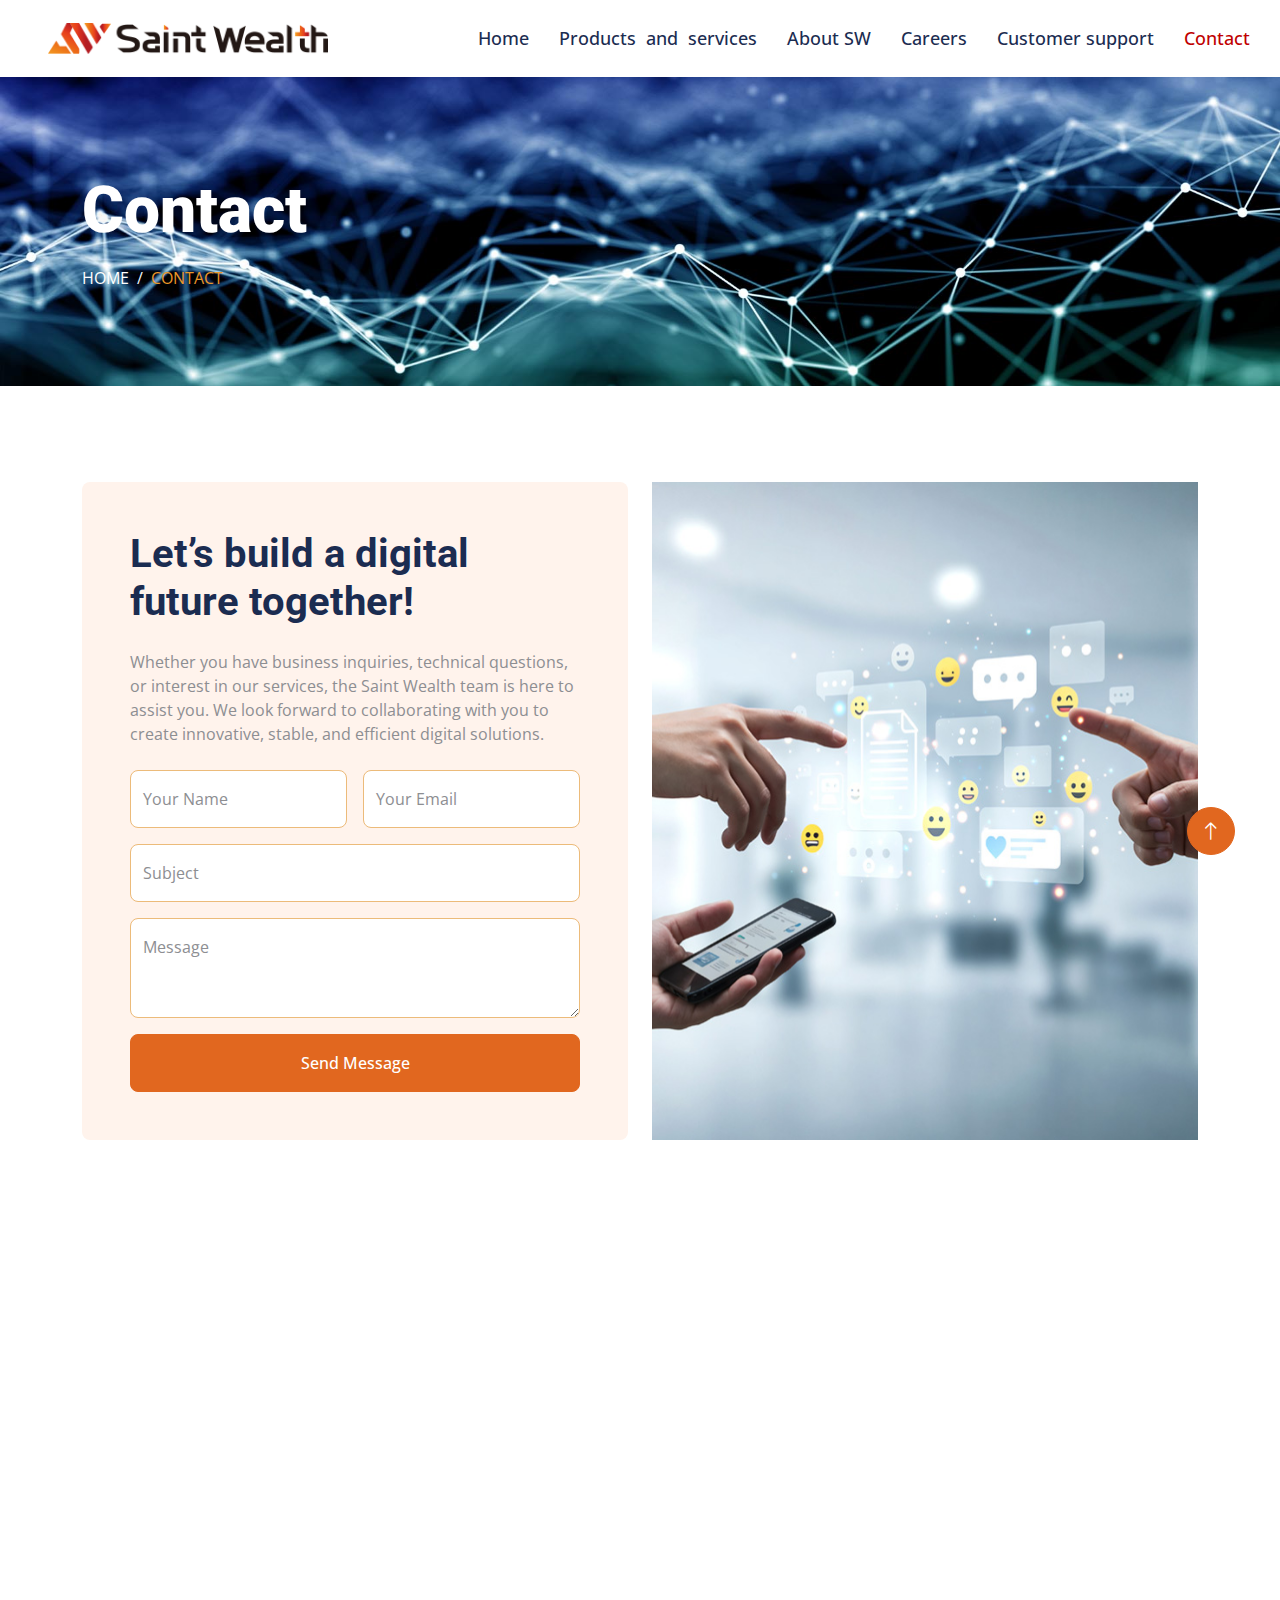
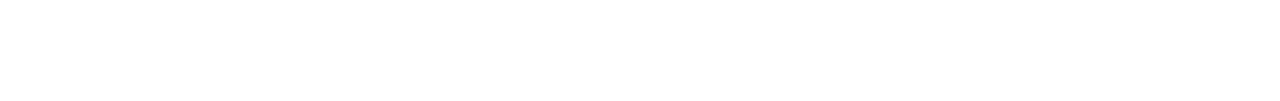
<file: contact.html>
<!DOCTYPE html>
<html lang="en">

<head>
    <meta charset="utf-8">
    <title>Contact | Saint wealth</title>
    <meta content="width=device-width, initial-scale=1.0" name="viewport">
    <meta content="" name="keywords">
    <meta content="" name="description">

    <!-- Favicon -->
    <link href="img/favicon.png" rel="icon">

    <!-- Google Web Fonts -->
    <link rel="preconnect" href="https://fonts.googleapis.com">
    <link rel="preconnect" href="https://fonts.gstatic.com" crossorigin>
    <link href="https://fonts.googleapis.com/css2?family=Open+Sans:wght@400;500&family=Roboto:wght@500;700;900&display=swap" rel="stylesheet"> 

    <!-- Icon Font Stylesheet -->
    <link href="https://cdnjs.cloudflare.com/ajax/libs/font-awesome/5.10.0/css/all.min.css" rel="stylesheet">
    <link href="https://cdn.jsdelivr.net/npm/bootstrap-icons@1.4.1/font/bootstrap-icons.css" rel="stylesheet">

    <!-- Libraries Stylesheet -->
    <link href="lib/animate/animate.min.css" rel="stylesheet">
    <link href="lib/owlcarousel/assets/owl.carousel.min.css" rel="stylesheet">
    <link href="lib/tempusdominus/css/tempusdominus-bootstrap-4.min.css" rel="stylesheet" />

    <!-- Customized Bootstrap Stylesheet -->
    <link href="css/bootstrap.min.css" rel="stylesheet">

    <!-- Template Stylesheet -->
    <link href="css/style.css" rel="stylesheet">
</head>

<body>
    <!-- Spinner Start -->
    <div id="spinner" class="show bg-white position-fixed translate-middle w-100 vh-100 top-50 start-50 d-flex align-items-center justify-content-center">
        <div class="spinner-grow text-primary" style="width: 3rem; height: 3rem;" role="status">
            <span class="sr-only">Loading...</span>
        </div>
    </div>
    <!-- Spinner End -->


    <!-- Topbar Start -->
    <!-- <div class="container-fluid bg-light p-0 wow fadeIn" data-wow-delay="0.1s">
        <div class="row gx-0 d-none d-lg-flex">
            <div class="col-lg-7 px-5 text-start">
                <div class="h-100 d-inline-flex align-items-center py-3 me-4">
                    <small class="fa fa-map-marker-alt text-primary me-2"></small>
                    <small>123 Street, New York, USA</small>
                </div>
                <div class="h-100 d-inline-flex align-items-center py-3">
                    <small class="far fa-clock text-primary me-2"></small>
                    <small>Mon - Fri : 09.00 AM - 09.00 PM</small>
                </div>
            </div>
            <div class="col-lg-5 px-5 text-end">
                <div class="h-100 d-inline-flex align-items-center py-3 me-4">
                    <small class="fa fa-phone-alt text-primary me-2"></small>
                    <small>+012 345 6789</small>
                </div>
                <div class="h-100 d-inline-flex align-items-center">
                    <a class="btn btn-sm-square rounded-circle bg-white text-primary me-1" href=""><i class="fab fa-facebook-f"></i></a>
                    <a class="btn btn-sm-square rounded-circle bg-white text-primary me-1" href=""><i class="fab fa-twitter"></i></a>
                    <a class="btn btn-sm-square rounded-circle bg-white text-primary me-1" href=""><i class="fab fa-linkedin-in"></i></a>
                    <a class="btn btn-sm-square rounded-circle bg-white text-primary me-0" href=""><i class="fab fa-instagram"></i></a>
                </div>
            </div>
        </div>
    </div> -->
    <!-- Topbar End -->


    <!-- Navbar Start -->
    <nav class="navbar navbar-expand-lg bg-white navbar-light sticky-top p-0 wow fadeIn" data-wow-delay="0.1s">
        <a href="index.html" class="navbar-brand d-flex align-items-center px-4 px-lg-5">
            <img src="img/sw_logo-1.png" style="width:280px;" alt="">
        </a>
        <button type="button" class="navbar-toggler me-4" data-bs-toggle="collapse" data-bs-target="#navbarCollapse">
            <span class="navbar-toggler-icon"></span>
        </button>
        <div class="collapse navbar-collapse" id="navbarCollapse">
            <div class="navbar-nav ms-auto p-4 p-lg-0">
                <a href="index.html" class="nav-item nav-link">Home</a>
                
                <a href="products_service.html" class="nav-item nav-link">Products&nbsp&nbspand&nbsp&nbspservices</a>
                <a href="about.html" class="nav-item nav-link">About&nbspSW</a>
                <!-- <div class="nav-item dropdown">
                    <a href="#" class="nav-link dropdown-toggle" data-bs-toggle="dropdown">Pages</a>
                    <div class="dropdown-menu rounded-0 rounded-bottom m-0">
                        <a href="feature.html" class="dropdown-item">Feature</a>
                        <a href="team.html" class="dropdown-item">Our Doctor</a>
                        <a href="appointment.html" class="dropdown-item">Appointment</a>
                        <a href="testimonial.html" class="dropdown-item">Testimonial</a>
                        <a href="404.html" class="dropdown-item">404 Page</a>
                    </div>
                </div> -->
                <a href="careers.html" class="nav-item nav-link">Careers</a>
                <a href="customer_support.html" class="nav-item nav-link">Customer support</a>
                <a href="contact.html" class="nav-item nav-link active">Contact</a>
            </div>
            <!-- <a href="" class="btn btn-primary rounded-0 py-4 px-lg-5 d-none d-lg-block">Appointment<i class="fa fa-arrow-right ms-3"></i></a> -->
        </div>
    </nav>
    <!-- Navbar End -->


    <!-- Page Header Start -->
    <div class="container-fluid page-header py-5 mb-5 wow fadeIn" data-wow-delay="0.1s">
        <div class="container py-5">
            <h1 class="display-3 text-white mb-3 animated slideInDown">Contact</h1>
            <nav aria-label="breadcrumb animated slideInDown">
                <ol class="breadcrumb text-uppercase mb-0">
                    <li class="breadcrumb-item"><a class="text-white" href="#">Home</a></li>
                    <!-- <li class="breadcrumb-item"><a class="text-white" href="#">Pages</a></li> -->
                    <li class="breadcrumb-item active" aria-current="page">Contact</li>
                </ol>
            </nav>
        </div>
    </div>
    <!-- Page Header End -->


    <!-- Contact Start -->
    <div class="container-xxl py-5">
        <div class="container">
            <div class="row g-4">
                <!-- <div class="col-lg-4">
                    <div class="h-100 bg-light rounded d-flex align-items-center p-5">
                        <div class="d-flex flex-shrink-0 align-items-center justify-content-center rounded-circle bg-white" style="width: 55px; height: 55px;">
                            <i class="fa fa-map-marker-alt text-primary"></i>
                        </div>
                        <div class="ms-4">
                            <p class="mb-2">Address</p>
                            <h5 class="mb-0">123 Street, New York, USA</h5>
                        </div>
                    </div>
                </div> -->

                <!-- <div class="col-lg-4">
                    <div class="h-100 bg-light rounded d-flex align-items-center p-5">
                        <div class="d-flex flex-shrink-0 align-items-center justify-content-center rounded-circle bg-white" style="width: 55px; height: 55px;">
                            <i class="fa fa-phone-alt text-primary"></i>
                        </div>
                        <div class="ms-4">
                            <p class="mb-2">Call Us Now</p>
                            <h5 class="mb-0">+012 345 6789</h5>
                        </div>
                    </div>
                </div> -->

                <!-- <div class="col-lg-4">
                    <div class="h-100 bg-light rounded d-flex align-items-center p-5">
                        <div class="d-flex flex-shrink-0 align-items-center justify-content-center rounded-circle bg-white" style="width: 55px; height: 55px;">
                            <i class="fa fa-envelope-open text-primary"></i>
                        </div>
                        <div class="ms-4">
                            <p class="mb-2">Mail Us Now</p>
                            <h5 class="mb-0">info@example.com</h5>
                        </div>
                    </div>
                </div> -->

                <div class="col-lg-6 wow fadeIn" data-wow-delay="0.1s">
                    <div class="bg-light rounded p-5">
                        <!-- <p class="d-inline-block border rounded-pill py-1 px-4">Contact Us</p> -->
                        <h1 class="mb-4">Let’s build a digital future together!</h1>
                        <p class="mb-4">Whether you have business inquiries, technical questions, or interest in our services, the Saint Wealth team is here to assist you. We look forward to collaborating with you to create innovative, stable, and efficient digital solutions.</p>
                        <form>
                            <div class="row g-3">
                                <div class="col-md-6">
                                    <div class="form-floating">
                                        <input type="text" class="form-control" id="name" placeholder="Your Name">
                                        <label for="name">Your Name</label>
                                    </div>
                                </div>
                                <div class="col-md-6">
                                    <div class="form-floating">
                                        <input type="email" class="form-control" id="email" placeholder="Your Email">
                                        <label for="email">Your Email</label>
                                    </div>
                                </div>
                                <div class="col-12">
                                    <div class="form-floating">
                                        <input type="text" class="form-control" id="subject" placeholder="Subject">
                                        <label for="subject">Subject</label>
                                    </div>
                                </div>
                                <div class="col-12">
                                    <div class="form-floating">
                                        <textarea class="form-control" placeholder="Leave a message here" id="message" style="height: 100px"></textarea>
                                        <label for="message">Message</label>
                                    </div>
                                </div>
                                <div class="col-12">
                                    <button class="btn btn-primary w-100 py-3" type="submit">Send Message</button>
                                </div>
                            </div>
                        </form>
                    </div>
                </div>

                <div class="col-lg-6 wow fadeIn" data-wow-delay="0.5s">
                    <div class="h-100" style="min-height: 400px;">
                        <img class="img-fluid w-100 h-100" src="img/contact.jpg" alt="">
                    </div>
                </div>

            </div>
        </div>
    </div>
    <!-- Contact End -->


    <!-- Footer Start -->
    <div class="container-fluid bg-dark text-light-footer footer mt-5 pt-5 wow fadeIn" data-wow-delay="0.1s">
        <div class="container py-5">
            <div class="row g-5">
                <div class="col-lg-3 col-md-6">
                    <a href="index.html" class="navbar-brand d-flex align-items-center mb-4">
                        <img src="img/sw_logo-1-w.png" style="width:260px;" alt="">
                    </a>
                    <!-- <h5 class="text-light mb-4">Address</h5> -->
                    <p>Saint Wealth is a company focused on technological innovation. With advanced technology and a professional technical team, we provide customized solutions to clients worldwide.</p>
                    <!-- <p class="mb-2"><i class="fa fa-map-marker-alt me-3"></i>123 Street, New York, USA</p>
                    <p class="mb-2"><i class="fa fa-phone-alt me-3"></i>+012 345 67890</p>
                    <p class="mb-2"><i class="fa fa-envelope me-3"></i>info@example.com</p>
                    <div class="d-flex pt-2">
                        <a class="btn btn-outline-light btn-social rounded-circle" href=""><i class="fab fa-twitter"></i></a>
                        <a class="btn btn-outline-light btn-social rounded-circle" href=""><i class="fab fa-facebook-f"></i></a>
                        <a class="btn btn-outline-light btn-social rounded-circle" href=""><i class="fab fa-youtube"></i></a>
                        <a class="btn btn-outline-light btn-social rounded-circle" href=""><i class="fab fa-linkedin-in"></i></a>
                    </div> -->
                </div>
                <div class="col-lg-3 col-md-6">
                    <h5 class="text-light-tittle mb-4">Services</h5>
                    <a class="btn btn-link" href="">Artificial intelligence</a>
                    <a class="btn btn-link" href="">Financial technology</a>
                    <a class="btn btn-link" href="">IT services</a>
                    <a class="btn btn-link" href="">Software applications</a>
                    <a class="btn btn-link" href="">Game art design</a>
                    <a class="btn btn-link" href="">Information security</a>
                </div>
                <div class="col-lg-3 col-md-6">
                    <h5 class="text-light-tittle mb-4">Quick links</h5>
                    <a class="btn btn-link" href="about.html">About SW</a>
                    <a class="btn btn-link" href="careers.html">Careers</a>
                    <a class="btn btn-link" href="customer_support.html">Customer support</a>
                    <a class="btn btn-link" href="products_service.html#process">Process</a>
                </div>
                <div class="col-lg-3 col-md-6">
                    <h5 class="text-light-tittle mb-4">Contact</h5>
                    <h5 style="color:#FFFFFF;">Let’s build a digital future together!</h5>
                    <div class="position-relative mx-auto" style="max-width: 400px;">
                        <a class="btn btn-primary mt-3  py-2 top-0 end-0 me-2" href="contact.html">Contact us</a>  
                    </div>
                </div>
            </div>
        </div>
        <div class="container">
            <div class="copyright">
                <div class="row">
                    <div class="col-md-6 text-center text-md-start mb-3 mb-md-0 text-light">
                        &copy; SAINT WEALTH LTD., All Right Reserved.
                    </div>
                    
                </div>
            </div>
        </div>
    </div>
    <!-- Footer End -->


    <!-- Back to Top -->
    <a href="#" class="btn btn-lg btn-primary btn-lg-square rounded-circle back-to-top"><i class="bi bi-arrow-up"></i></a>


    <!-- JavaScript Libraries -->
    <script src="https://code.jquery.com/jquery-3.4.1.min.js"></script>
    <script src="https://cdn.jsdelivr.net/npm/bootstrap@5.0.0/dist/js/bootstrap.bundle.min.js"></script>
    <script src="lib/wow/wow.min.js"></script>
    <script src="lib/easing/easing.min.js"></script>
    <script src="lib/waypoints/waypoints.min.js"></script>
    <script src="lib/counterup/counterup.min.js"></script>
    <script src="lib/owlcarousel/owl.carousel.min.js"></script>
    <script src="lib/tempusdominus/js/moment.min.js"></script>
    <script src="lib/tempusdominus/js/moment-timezone.min.js"></script>
    <script src="lib/tempusdominus/js/tempusdominus-bootstrap-4.min.js"></script>

    <!-- Template Javascript -->
    <script src="js/main.js"></script>
</body>

</html>
</file>
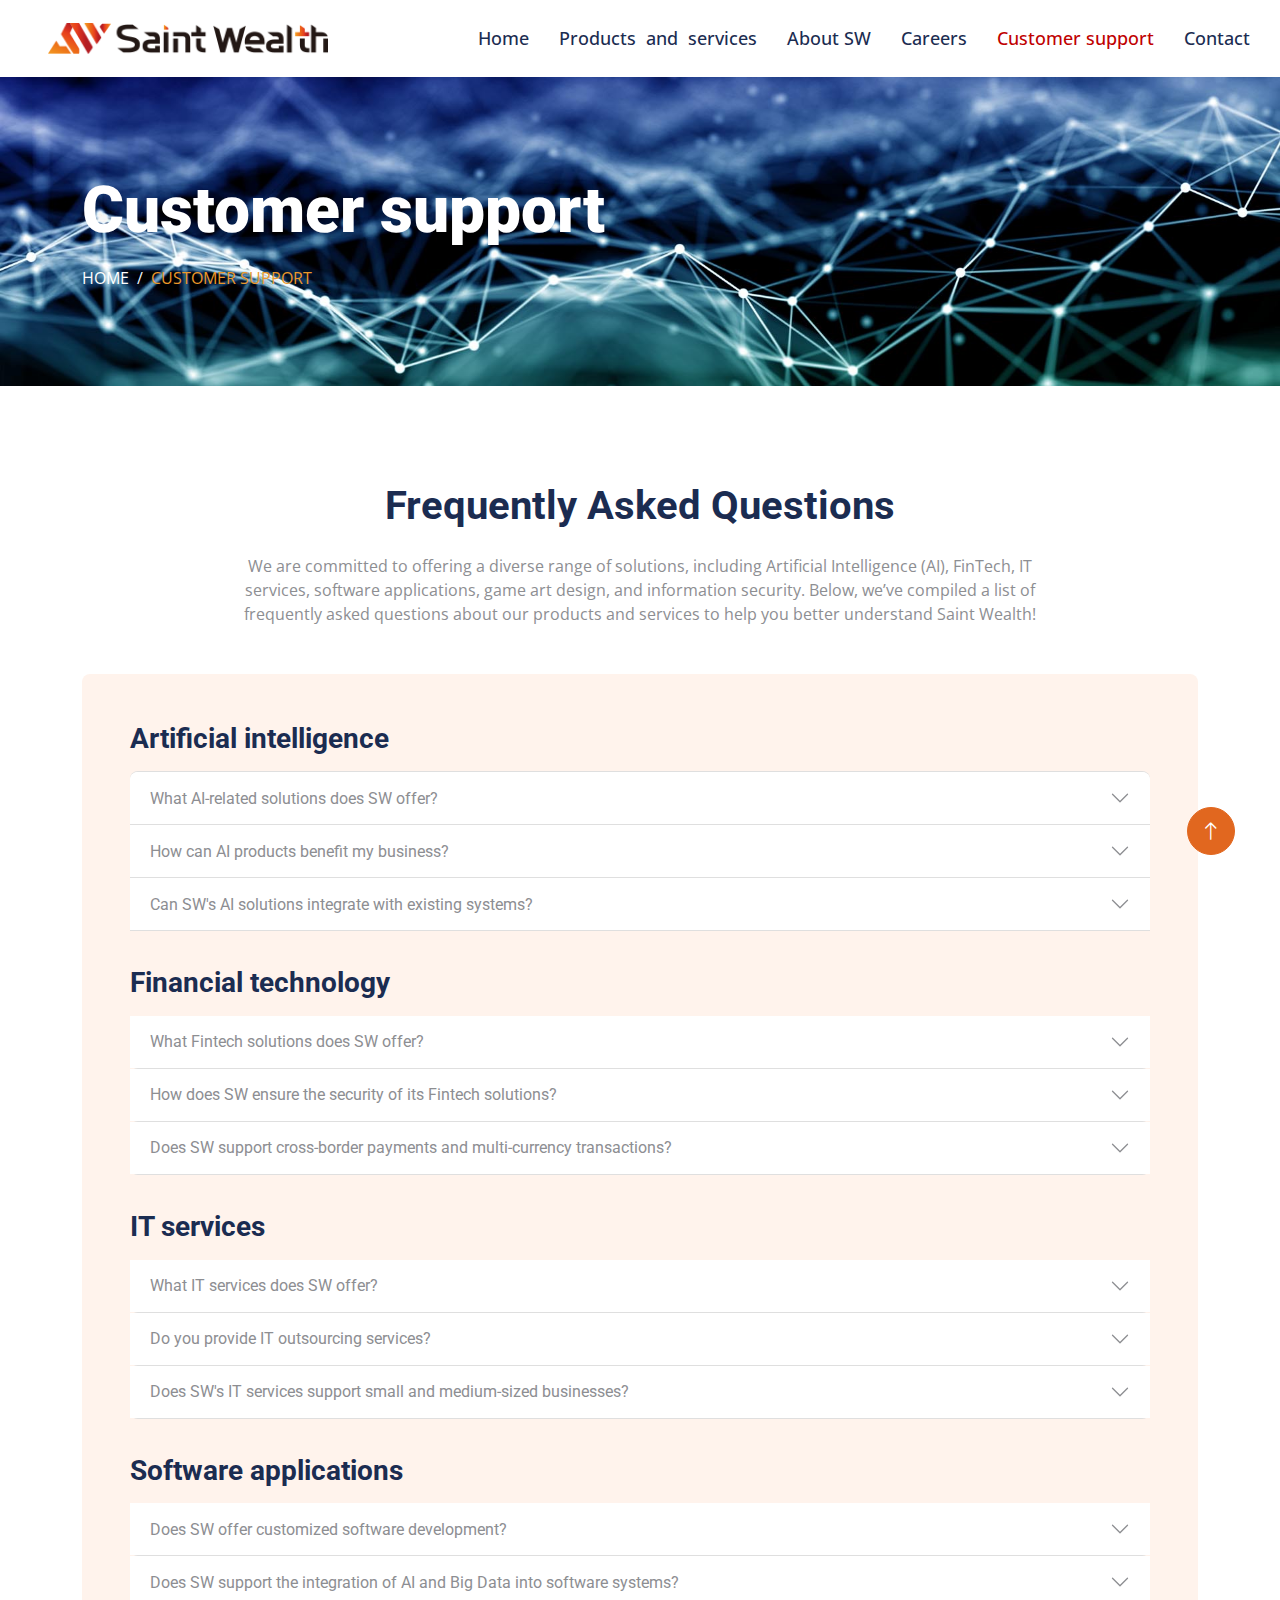
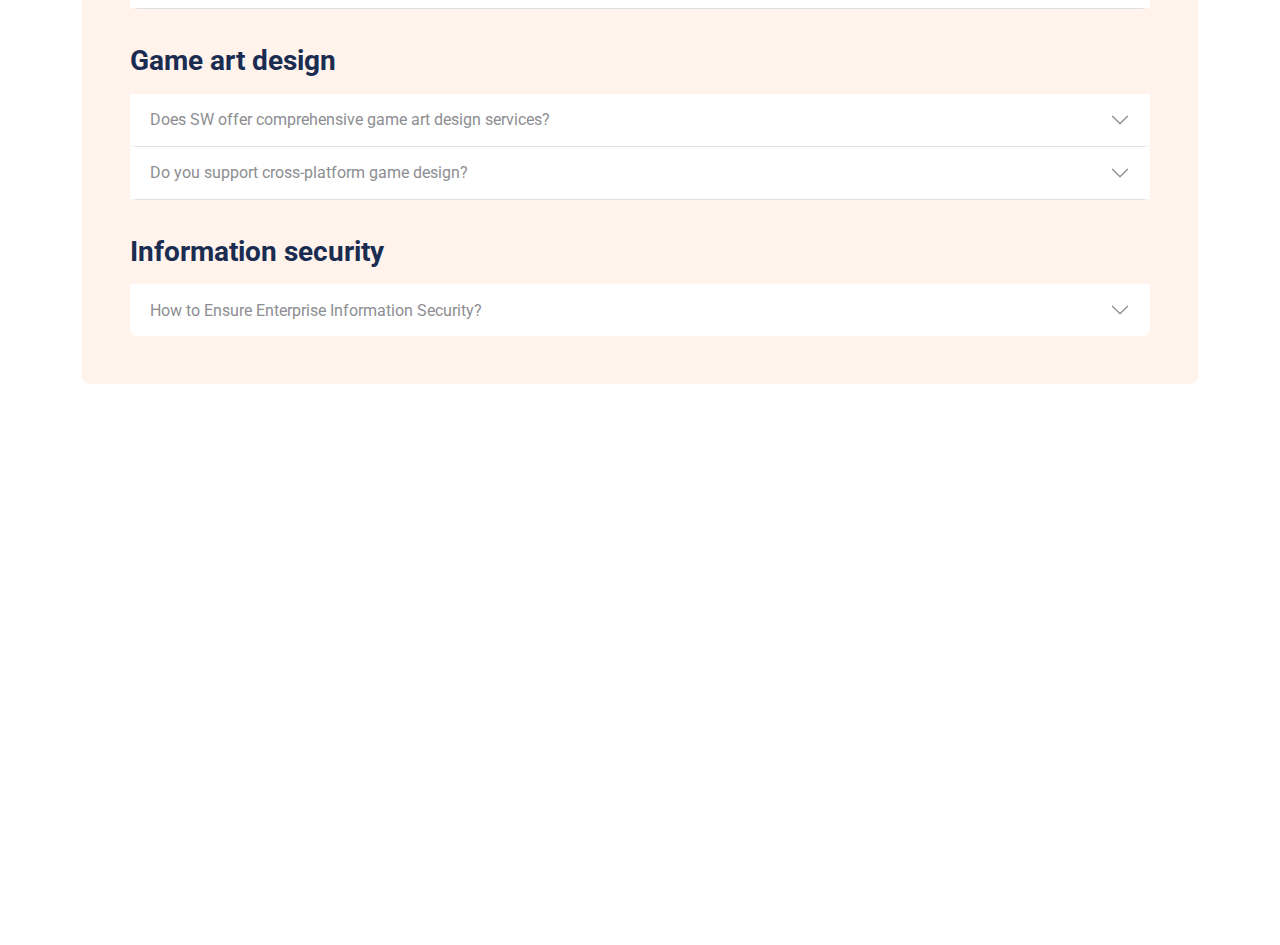
<file: customer_support.html>
<!DOCTYPE html>
<html lang="en">

<head>
    <meta charset="utf-8">
    <title>Customer support | Saint wealth</title>
    <meta content="width=device-width, initial-scale=1.0" name="viewport">
    <meta content="" name="keywords">
    <meta content="" name="description">

    <!-- Favicon -->
    <link href="img/favicon.png" rel="icon">

    <!-- Google Web Fonts -->
    <link rel="preconnect" href="https://fonts.googleapis.com">
    <link rel="preconnect" href="https://fonts.gstatic.com" crossorigin>
    <link href="https://fonts.googleapis.com/css2?family=Open+Sans:wght@400;500&family=Roboto:wght@500;700;900&display=swap" rel="stylesheet"> 

    <!-- Icon Font Stylesheet -->
    <link href="https://cdnjs.cloudflare.com/ajax/libs/font-awesome/5.10.0/css/all.min.css" rel="stylesheet">
    <link href="https://cdn.jsdelivr.net/npm/bootstrap-icons@1.4.1/font/bootstrap-icons.css" rel="stylesheet">

    <!-- Libraries Stylesheet -->
    <link href="lib/animate/animate.min.css" rel="stylesheet">
    <link href="lib/owlcarousel/assets/owl.carousel.min.css" rel="stylesheet">
    <link href="lib/tempusdominus/css/tempusdominus-bootstrap-4.min.css" rel="stylesheet" />

    <!-- Customized Bootstrap Stylesheet -->
    <link href="css/bootstrap.min.css" rel="stylesheet">

    <!-- Template Stylesheet -->
    <link href="css/style.css" rel="stylesheet">
</head>

<body>
    <!-- Spinner Start -->
    <div id="spinner" class="show bg-white position-fixed translate-middle w-100 vh-100 top-50 start-50 d-flex align-items-center justify-content-center">
        <div class="spinner-grow text-primary" style="width: 3rem; height: 3rem;" role="status">
            <span class="sr-only">Loading...</span>
        </div>
    </div>
    <!-- Spinner End -->


    <!-- Topbar Start -->
    <!-- <div class="container-fluid bg-light p-0 wow fadeIn" data-wow-delay="0.1s">
        <div class="row gx-0 d-none d-lg-flex">
            <div class="col-lg-7 px-5 text-start">
                <div class="h-100 d-inline-flex align-items-center py-3 me-4">
                    <small class="fa fa-map-marker-alt text-primary me-2"></small>
                    <small>123 Street, New York, USA</small>
                </div>
                <div class="h-100 d-inline-flex align-items-center py-3">
                    <small class="far fa-clock text-primary me-2"></small>
                    <small>Mon - Fri : 09.00 AM - 09.00 PM</small>
                </div>
            </div>
            <div class="col-lg-5 px-5 text-end">
                <div class="h-100 d-inline-flex align-items-center py-3 me-4">
                    <small class="fa fa-phone-alt text-primary me-2"></small>
                    <small>+012 345 6789</small>
                </div>
                <div class="h-100 d-inline-flex align-items-center">
                    <a class="btn btn-sm-square rounded-circle bg-white text-primary me-1" href=""><i class="fab fa-facebook-f"></i></a>
                    <a class="btn btn-sm-square rounded-circle bg-white text-primary me-1" href=""><i class="fab fa-twitter"></i></a>
                    <a class="btn btn-sm-square rounded-circle bg-white text-primary me-1" href=""><i class="fab fa-linkedin-in"></i></a>
                    <a class="btn btn-sm-square rounded-circle bg-white text-primary me-0" href=""><i class="fab fa-instagram"></i></a>
                </div>
            </div>
        </div>
    </div> -->
    <!-- Topbar End -->


    <!-- Navbar Start -->
    <nav class="navbar navbar-expand-lg bg-white navbar-light sticky-top p-0 wow fadeIn" data-wow-delay="0.1s">
        <a href="index.html" class="navbar-brand d-flex align-items-center px-4 px-lg-5">
            <img src="img/sw_logo-1.png" style="width:280px;" alt="">
        </a>
        <button type="button" class="navbar-toggler me-4" data-bs-toggle="collapse" data-bs-target="#navbarCollapse">
            <span class="navbar-toggler-icon"></span>
        </button>
        <div class="collapse navbar-collapse" id="navbarCollapse">
            <div class="navbar-nav ms-auto p-4 p-lg-0">
                <a href="index.html" class="nav-item nav-link">Home</a>
                
                <a href="products_service.html" class="nav-item nav-link">Products&nbsp&nbspand&nbsp&nbspservices</a>
                <a href="about.html" class="nav-item nav-link">About&nbspSW</a>
                <!-- <div class="nav-item dropdown">
                    <a href="#" class="nav-link dropdown-toggle" data-bs-toggle="dropdown">Pages</a>
                    <div class="dropdown-menu rounded-0 rounded-bottom m-0">
                        <a href="feature.html" class="dropdown-item">Feature</a>
                        <a href="team.html" class="dropdown-item">Our Doctor</a>
                        <a href="appointment.html" class="dropdown-item">Appointment</a>
                        <a href="testimonial.html" class="dropdown-item">Testimonial</a>
                        <a href="404.html" class="dropdown-item">404 Page</a>
                    </div>
                </div> -->
                <a href="careers.html" class="nav-item nav-link">Careers</a>
                <a href="customer_support.html" class="nav-item nav-link active">Customer support</a>
                <a href="contact.html" class="nav-item nav-link">Contact</a>
            </div>
            <!-- <a href="" class="btn btn-primary rounded-0 py-4 px-lg-5 d-none d-lg-block">Appointment<i class="fa fa-arrow-right ms-3"></i></a> -->
        </div>
    </nav>
    <!-- Navbar End -->


    <!-- Page Header Start -->
    <div class="container-fluid page-header py-5 mb-5 wow fadeIn" data-wow-delay="0.1s">
        <div class="container py-5">
            <h1 class="display-3 text-white mb-3 animated slideInDown">Customer support</h1>
            <nav aria-label="breadcrumb animated slideInDown">
                <ol class="breadcrumb text-uppercase mb-0">
                    <li class="breadcrumb-item"><a class="text-white" href="#">Home</a></li>
                    <!-- <li class="breadcrumb-item"><a class="text-white" href="#">Pages</a></li> -->
                    <li class="breadcrumb-item active" aria-current="page">Customer support</li>
                </ol>
            </nav>
        </div>
    </div>
    <!-- Page Header End -->


    <!-- Feature Start -->
    <!-- <div class="container-fluid bg-primary overflow-hidden px-lg-0" style="margin: 6rem 0;">
        <div class="container feature px-lg-0">
            <div class="row g-0 mx-lg-0">
                <div class="col-lg-6 feature-text py-5 wow fadeIn" data-wow-delay="0.1s">
                    <div class="p-lg-5 ps-lg-0">
                        <p class="d-inline-block border rounded-pill text-light py-1 px-4">Customer support</p>
                        <h1 class="text-white mb-4">Why Choose Us</h1>
                        <p class="text-white mb-4 pb-2">Tempor erat elitr rebum at clita. Diam dolor diam ipsum sit. Aliqu diam amet diam et eos. Clita erat ipsum et lorem et sit, sed stet lorem sit clita duo justo erat amet</p>
                        <div class="row g-4">
                            <div class="col-6">
                                <div class="d-flex align-items-center">
                                    <div class="d-flex flex-shrink-0 align-items-center justify-content-center rounded-circle bg-light" style="width: 55px; height: 55px;">
                                        <i class="fa fa-user-md text-primary"></i>
                                    </div>
                                    <div class="ms-4">
                                        <p class="text-white mb-2">Experience</p>
                                        <h5 class="text-white mb-0">Doctors</h5>
                                    </div>
                                </div>
                            </div>
                            <div class="col-6">
                                <div class="d-flex align-items-center">
                                    <div class="d-flex flex-shrink-0 align-items-center justify-content-center rounded-circle bg-light" style="width: 55px; height: 55px;">
                                        <i class="fa fa-check text-primary"></i>
                                    </div>
                                    <div class="ms-4">
                                        <p class="text-white mb-2">Quality</p>
                                        <h5 class="text-white mb-0">Services</h5>
                                    </div>
                                </div>
                            </div>
                            <div class="col-6">
                                <div class="d-flex align-items-center">
                                    <div class="d-flex flex-shrink-0 align-items-center justify-content-center rounded-circle bg-light" style="width: 55px; height: 55px;">
                                        <i class="fa fa-comment-medical text-primary"></i>
                                    </div>
                                    <div class="ms-4">
                                        <p class="text-white mb-2">Positive</p>
                                        <h5 class="text-white mb-0">Consultation</h5>
                                    </div>
                                </div>
                            </div>
                            <div class="col-6">
                                <div class="d-flex align-items-center">
                                    <div class="d-flex flex-shrink-0 align-items-center justify-content-center rounded-circle bg-light" style="width: 55px; height: 55px;">
                                        <i class="fa fa-headphones text-primary"></i>
                                    </div>
                                    <div class="ms-4">
                                        <p class="text-white mb-2">24 Hours</p>
                                        <h5 class="text-white mb-0">Support</h5>
                                    </div>
                                </div>
                            </div>
                        </div>
                    </div>
                </div>
                <div class="col-lg-6 pe-lg-0 wow fadeIn" data-wow-delay="0.5s" style="min-height: 400px;">
                    <div class="position-relative h-100">
                        <img class="position-absolute img-fluid w-100 h-100" src="img/feature.jpg" style="object-fit: cover;" alt="">
                    </div>
                </div>
            </div>
        </div>
    </div> -->
    <!-- Feature End -->

    <!-- FAQ Start -->

    <div class="container-fluid faq-section  py-5 ">
        <div class="container overflow-hidden">
            <div class="text-center mx-auto pb-5 wow fadeIn" data-wow-delay="0.2s" style="max-width: 800px;">
                <!-- <h4 class="text-primary">FAQs</h4> -->
                <h1 class="mb-4">Frequently Asked Questions</h1>
                <p class="mb-0">We are committed to offering a diverse range of solutions, including Artificial Intelligence (AI), FinTech, IT services, software applications, game art design, and information security. Below, we’ve compiled a list of frequently asked questions about our products and services to help you better understand Saint Wealth!
                </p>
            </div>
            <div class="row g-5 align-items-center">
                <div class="col-lg-12 wow fadeIn" data-wow-delay="0.5s">
                    <div class="accordion accordion-flush bg-light rounded p-5" id="accordionFlushSection">
                        <h3 class="mb-3">Artificial intelligence</h3>
                        <div class="accordion-item rounded-top">
                            <h2 class="accordion-header" id="flush-headingOne">
                                <button class="accordion-button collapsed rounded-top" type="button" data-bs-toggle="collapse" data-bs-target="#flush-collapseOne" aria-expanded="false" aria-controls="flush-collapseOne">
                                    What AI-related solutions does SW offer?
                                </button>
                            </h2>
                            <div id="flush-collapseOne" class="accordion-collapse collapse" aria-labelledby="flush-headingOne" data-bs-parent="#accordionFlushSection">
                                <div class="accordion-body">We provide solutions in machine learning, natural language processing (NLP), computer vision, and AI-powered analytics, helping businesses enhance operational efficiency and data analysis capabilities.</div>
                            </div>
                        </div>

                        <div class="accordion-item">
                            <h2 class="accordion-header" id="flush-headingTwo">
                                <button class="accordion-button collapsed" type="button" data-bs-toggle="collapse" data-bs-target="#flush-collapseTwo" aria-expanded="false" aria-controls="flush-collapseTwo">
                                    How can AI products benefit my business?
                                </button>
                            </h2>
                            <div id="flush-collapseTwo" class="accordion-collapse collapse" aria-labelledby="flush-headingTwo" data-bs-parent="#accordionFlushSection">
                                <div class="accordion-body">AI technologies can be applied to customer behavior analysis, intelligent recommendation systems, predictive analytics, and automated customer service, helping businesses reduce costs and improve operational efficiency.</div>
                            </div>
                        </div>

                        <div class="accordion-item">
                            <h2 class="accordion-header" id="flush-headingThree">
                                <button class="accordion-button collapsed" type="button" data-bs-toggle="collapse" data-bs-target="#flush-collapseThree" aria-expanded="false" aria-controls="flush-collapseThree">
                                    Can SW's AI solutions integrate with existing systems?
                                </button>
                            </h2>
                            <div id="flush-collapseThree" class="accordion-collapse collapse" aria-labelledby="flush-headingThree" data-bs-parent="#accordionFlushSection">
                                <div class="accordion-body">Yes, our AI solutions support API integration, allowing seamless connectivity with your CRM, ERP, or other business systems.</div>
                            </div>
                        </div>

                        <!-- <div class="accordion-item">
                            <h2 class="accordion-header" id="flush-headingFour">
                                <button class="accordion-button collapsed" type="button" data-bs-toggle="collapse" data-bs-target="#flush-collapseFour" aria-expanded="false" aria-controls="flush-collapseFour">
                                Which App Is Best For Online Trading?
                                </button>
                            </h2>
                            <div id="flush-collapseFour" class="accordion-collapse collapse" aria-labelledby="flush-headingFour" data-bs-parent="#accordionFlushSection">
                                <div class="accordion-body">Placeholder content for this accordion, which is intended to demonstrate the <code>.accordion-flush</code> class. This is the second item's accordion body. Let's imagine this being filled with some actual content.</div>
                            </div>
                        </div> -->
                        
                        <!-- <div class="accordion-item rounded-bottom">
                            <h2 class="accordion-header" id="flush-headingFive">
                                <button class="accordion-button collapsed" type="button" data-bs-toggle="collapse" data-bs-target="#flush-collapseFive" aria-expanded="false" aria-controls="flush-collapseFive">
                                How To Create A Trading Account?
                                </button>
                            </h2>
                            <div id="flush-collapseFive" class="accordion-collapse collapse" aria-labelledby="flush-headingFive" data-bs-parent="#accordionFlushSection">
                                <div class="accordion-body">Placeholder content for this accordion, which is intended to demonstrate the <code>.accordion-flush</code> class. This is the third item's accordion body. Nothing more exciting happening here in terms of content, but just filling up the space to make it look, at least at first glance, a bit more representative of how this would look in a real-world application.</div>
                            </div>
                        </div> -->

                        <!-- Financial technology------------------------------------------------------------------------------------ -->

                        
                        <h3 class="mb-3 m-t">Financial technology</h3>
                        <div class="accordion-item rounded-bottom">
                            <h2 class="accordion-header" id="flush-headingSix">
                                <button class="accordion-button collapsed" type="button" data-bs-toggle="collapse" data-bs-target="#flush-collapseSix" aria-expanded="false" aria-controls="flush-collapseSix">
                                    What Fintech solutions does SW offer?
                                </button>
                            </h2>
                            <div id="flush-collapseSix" class="accordion-collapse collapse" aria-labelledby="flush-headingSix" data-bs-parent="#accordionFlushSection">
                                <div class="accordion-body">Our Fintech services include digital payments, intelligent investment advisors, blockchain applications, risk management, and credit scoring systems, helping businesses innovate their financial services.</div>
                            </div>
                        </div>

                        <div class="accordion-item rounded-bottom">
                            <h2 class="accordion-header" id="flush-headingSeven">
                                <button class="accordion-button collapsed" type="button" data-bs-toggle="collapse" data-bs-target="#flush-collapseSeven" aria-expanded="false" aria-controls="flush-collapseSeven">
                                    How does SW ensure the security of its Fintech solutions?
                                </button>
                            </h2>
                            <div id="flush-collapseSeven" class="accordion-collapse collapse" aria-labelledby="flush-headingSeven" data-bs-parent="#accordionFlushSection">
                                <div class="accordion-body">We adhere to the ISO 27001 information security standard and utilize blockchain, data encryption, and AI-powered risk management technologies to ensure transaction security and data privacy.</div>
                            </div>
                        </div>


                        <div class="accordion-item rounded-bottom">
                            <h2 class="accordion-header" id="flush-headingEight">
                                <button class="accordion-button collapsed" type="button" data-bs-toggle="collapse" data-bs-target="#flush-collapseEight" aria-expanded="false" aria-controls="flush-collapseEight">
                                    Does SW support cross-border payments and multi-currency transactions?
                                </button>
                            </h2>
                            <div id="flush-collapseEight" class="accordion-collapse collapse" aria-labelledby="flush-headingEight" data-bs-parent="#accordionFlushSection">
                                <div class="accordion-body">Yes, our payment solutions support multi-currency settlement and can integrate blockchain technology to enhance cross-border payment efficiency.</div>
                            </div>
                        </div>


                         <!-- IT services----------------------------------------------------------------------------------------------- -->


                         <h3 class="mb-3 m-t">IT services</h3>
                        <div class="accordion-item rounded-bottom">
                            <h2 class="accordion-header" id="flush-headingNine">
                                <button class="accordion-button collapsed" type="button" data-bs-toggle="collapse" data-bs-target="#flush-collapseNine" aria-expanded="false" aria-controls="flush-collapseNine">
                                    What IT services does SW offer?
                                </button>
                            </h2>
                            <div id="flush-collapseNine" class="accordion-collapse collapse" aria-labelledby="flush-headingNine" data-bs-parent="#accordionFlushSection">
                                <div class="accordion-body">Our IT services include cloud architecture design, enterprise digital transformation, system development and maintenance, and network security management, ensuring stable business operations.</div>
                            </div>
                        </div>

                        <div class="accordion-item rounded-bottom">
                            <h2 class="accordion-header" id="flush-headingTen">
                                <button class="accordion-button collapsed" type="button" data-bs-toggle="collapse" data-bs-target="#flush-collapseTen" aria-expanded="false" aria-controls="flush-collapseTen">
                                    Do you provide IT outsourcing services?
                                </button>
                            </h2>
                            <div id="flush-collapseTen" class="accordion-collapse collapse" aria-labelledby="flush-headingTen" data-bs-parent="#accordionFlushSection">
                                <div class="accordion-body">Yes, we offer professional IT outsourcing services, allowing businesses to focus on their core operations while ensuring the stability of their IT systems.</div>
                            </div>
                        </div>


                        <div class="accordion-item rounded-bottom">
                            <h2 class="accordion-header" id="flush-headingeleven">
                                <button class="accordion-button collapsed" type="button" data-bs-toggle="collapse" data-bs-target="#flush-collapseeleven" aria-expanded="false" aria-controls="flush-collapseeleven">
                                    Does SW's IT services support small and medium-sized businesses?
                                </button>
                            </h2>
                            <div id="flush-collapseeleven" class="accordion-collapse collapse" aria-labelledby="flush-headingeleven" data-bs-parent="#accordionFlushSection">
                                <div class="accordion-body">Yes, our IT solutions are designed for both small and medium-sized enterprises (SMEs) as well as large corporations, with flexible plans available to meet specific needs.</div>
                            </div>
                        </div>


                         <!------------------------------------------------------------------------------------------------------------>


                         <!-- Software applications------------------------------------------------------------------------------------>


                         <h3 class="mb-3 m-t">Software applications</h3>
                        <div class="accordion-item rounded-bottom">
                            <h2 class="accordion-header" id="flush-headingtwelve">
                                <button class="accordion-button collapsed" type="button" data-bs-toggle="collapse" data-bs-target="#flush-collapsetwelve" aria-expanded="false" aria-controls="flush-collapsetwelve">
                                    Does SW offer customized software development?
                                </button>
                            </h2>
                            <div id="flush-collapsetwelve" class="accordion-collapse collapse" aria-labelledby="flush-headingtwelve" data-bs-parent="#accordionFlushSection">
                                <div class="accordion-body">Yes, we provide customized development for web applications, mobile apps, and internal enterprise systems to meet various business needs.</div>
                            </div>
                        </div>

                        <div class="accordion-item rounded-bottom">
                            <h2 class="accordion-header" id="flush-headingthirteen">
                                <button class="accordion-button collapsed" type="button" data-bs-toggle="collapse" data-bs-target="#flush-collapsethirteen" aria-expanded="false" aria-controls="flush-collapsethirteen">
                                    Does SW support the integration of AI and Big Data into software systems?
                                </button>
                            </h2>
                            <div id="flush-collapsethirteen" class="accordion-collapse collapse" aria-labelledby="flush-headingthirteen" data-bs-parent="#accordionFlushSection">
                                <div class="accordion-body">Yes, our software development team can integrate AI, data analytics, and machine learning into your applications to enhance decision-making efficiency.</div>
                            </div>
                        </div>


                        <!-- <div class="accordion-item rounded-bottom">
                            <h2 class="accordion-header" id="flush-headingFourteen">
                                <button class="accordion-button collapsed" type="button" data-bs-toggle="collapse" data-bs-target="#flush-collapseFourteen" aria-expanded="false" aria-controls="flush-collapseFourteen">
                                How To Create A Trading Account?
                                </button>
                            </h2>
                            <div id="flush-collapseFourteen" class="accordion-collapse collapse" aria-labelledby="flush-headingFourteen" data-bs-parent="#accordionFlushSection">
                                <div class="accordion-body">Placeholder content for this accordion, which is intended to demonstrate the <code>.accordion-flush</code> class. This is the third item's accordion body. Nothing more exciting happening here in terms of content, but just filling up the space to make it look, at least at first glance, a bit more representative of how this would look in a real-world application.</div>
                            </div>
                        </div> -->

                         <!------------------------------------------------------------------------------------------------------------>

                          <!-- Game art design------------------------------------------------------------------------------------>

                          <h3 class="mb-3 m-t">Game art design</h3>
                          <div class="accordion-item rounded-bottom">
                              <h2 class="accordion-header" id="flush-headingFifteen">
                                  <button class="accordion-button collapsed" type="button" data-bs-toggle="collapse" data-bs-target="#flush-collapseFifteen" aria-expanded="false" aria-controls="flush-collapseFifteen">
                                    Does SW offer comprehensive game art design services?
                                  </button>
                              </h2>
                              <div id="flush-collapseFifteen" class="accordion-collapse collapse" aria-labelledby="flush-headingFifteen" data-bs-parent="#accordionFlushSection">
                                  <div class="accordion-body">Yes, we provide 2D/3D game art design, character modeling, environment design, and UI/UX design, helping game developers create immersive experiences.</div>
                              </div>
                          </div>
  
                          <div class="accordion-item rounded-bottom">
                              <h2 class="accordion-header" id="flush-headingSixteen">
                                  <button class="accordion-button collapsed" type="button" data-bs-toggle="collapse" data-bs-target="#flush-collapseSixteen" aria-expanded="false" aria-controls="flush-collapseSixteen">
                                    Do you support cross-platform game design?
                                  </button>
                              </h2>
                              <div id="flush-collapseSixteen" class="accordion-collapse collapse" aria-labelledby="flush-headingSixteen" data-bs-parent="#accordionFlushSection">
                                  <div class="accordion-body">Yes, our game art design supports multiple platforms, including PC, consoles, mobile devices, and VR/AR, ensuring the best visual experience across all platforms.</div>
                              </div>
                          </div>
  
  
                          <!-- <div class="accordion-item rounded-bottom">
                              <h2 class="accordion-header" id="flush-headingSeventeen">
                                  <button class="accordion-button collapsed" type="button" data-bs-toggle="collapse" data-bs-target="#flush-collapseSeventeen" aria-expanded="false" aria-controls="flush-collapseSeventeen">
                                  How To Create A Trading Account?
                                  </button>
                              </h2>
                              <div id="flush-collapseSeventeen" class="accordion-collapse collapse" aria-labelledby="flush-headingSeventeen" data-bs-parent="#accordionFlushSection">
                                  <div class="accordion-body">Placeholder content for this accordion, which is intended to demonstrate the <code>.accordion-flush</code> class. This is the third item's accordion body. Nothing more exciting happening here in terms of content, but just filling up the space to make it look, at least at first glance, a bit more representative of how this would look in a real-world application.</div>
                              </div>
                          </div>
   -->
                           <!------------------------------------------------------------------------------------------------------------>


                           <!-- Information security------------------------------------------------------------------------------------>

                          <h3 class="mb-3 m-t">Information security</h3>
                          <div class="accordion-item rounded-bottom">
                              <h2 class="accordion-header" id="flush-headingEighteen">
                                  <button class="accordion-button collapsed" type="button" data-bs-toggle="collapse" data-bs-target="#flush-collapseEighteen" aria-expanded="false" aria-controls="flush-collapseEighteen">
                                    How to Ensure Enterprise Information Security?
                                  </button>
                              </h2>
                              <div id="flush-collapseEighteen" class="accordion-collapse collapse" aria-labelledby="flush-headingEighteen" data-bs-parent="#accordionFlushSection">
                                  <div class="accordion-body">We offer services such as cybersecurity testing, penetration testing, authentication systems, and multi-layer encryption technologies to help businesses defend against cyberattacks and data breach risks.</div>
                              </div>
                          </div>
  
                          <!-- <div class="accordion-item rounded-bottom">
                              <h2 class="accordion-header" id="flush-headingNineteen">
                                  <button class="accordion-button collapsed" type="button" data-bs-toggle="collapse" data-bs-target="#flush-collapseNineteen" aria-expanded="false" aria-controls="flush-collapseNineteen">
                                  How To Create A Trading Account?
                                  </button>
                              </h2>
                              <div id="flush-collapseNineteen" class="accordion-collapse collapse" aria-labelledby="flush-headingNineteen" data-bs-parent="#accordionFlushSection">
                                  <div class="accordion-body">Placeholder content for this accordion, which is intended to demonstrate the <code>.accordion-flush</code> class. This is the third item's accordion body. Nothing more exciting happening here in terms of content, but just filling up the space to make it look, at least at first glance, a bit more representative of how this would look in a real-world application.</div>
                              </div>
                          </div> -->
  
  
                          <!-- <div class="accordion-item rounded-bottom">
                              <h2 class="accordion-header" id="flush-headingTwenty">
                                  <button class="accordion-button collapsed" type="button" data-bs-toggle="collapse" data-bs-target="#flush-collapseTwenty" aria-expanded="false" aria-controls="flush-collapseTwenty">
                                  How To Create A Trading Account?
                                  </button>
                              </h2>
                              <div id="flush-collapseTwenty" class="accordion-collapse collapse" aria-labelledby="flush-headingTwenty" data-bs-parent="#accordionFlushSection">
                                  <div class="accordion-body">Placeholder content for this accordion, which is intended to demonstrate the <code>.accordion-flush</code> class. This is the third item's accordion body. Nothing more exciting happening here in terms of content, but just filling up the space to make it look, at least at first glance, a bit more representative of how this would look in a real-world application.</div>
                              </div>
                          </div> -->
  
                           <!------------------------------------------------------------------------------------------------------------>


                    </div>
                    
                    </div>
                </div>

                <!-- <div class="col-lg-6 wow fadeInRight" data-wow-delay="0.2s">
                    <div class="bg-primary rounded">
                        <img src="img/about-2.png" class="img-fluid w-100" alt="">
                    </div>
                </div> -->

            </div>
        </div>
    </div>
   
    <!-- FAQ End -->


        

     <!-- Footer Start -->
     <div class="container-fluid bg-dark text-light-footer footer mt-5 pt-5 wow fadeIn" data-wow-delay="0.1s">
        <div class="container py-5">
            <div class="row g-5">
                <div class="col-lg-3 col-md-6">
                    <a href="index.html" class="navbar-brand d-flex align-items-center mb-4">
                        <img src="img/sw_logo-1-w.png" style="width:260px;" alt="">
                    </a>
                    <!-- <h5 class="text-light mb-4">Address</h5> -->
                    <p>Saint Wealth is a company focused on technological innovation. With advanced technology and a professional technical team, we provide customized solutions to clients worldwide.</p>
                    <!-- <p class="mb-2"><i class="fa fa-map-marker-alt me-3"></i>123 Street, New York, USA</p>
                    <p class="mb-2"><i class="fa fa-phone-alt me-3"></i>+012 345 67890</p>
                    <p class="mb-2"><i class="fa fa-envelope me-3"></i>info@example.com</p>
                    <div class="d-flex pt-2">
                        <a class="btn btn-outline-light btn-social rounded-circle" href=""><i class="fab fa-twitter"></i></a>
                        <a class="btn btn-outline-light btn-social rounded-circle" href=""><i class="fab fa-facebook-f"></i></a>
                        <a class="btn btn-outline-light btn-social rounded-circle" href=""><i class="fab fa-youtube"></i></a>
                        <a class="btn btn-outline-light btn-social rounded-circle" href=""><i class="fab fa-linkedin-in"></i></a>
                    </div> -->
                </div>
                <div class="col-lg-3 col-md-6">
                    <h5 class="text-light-tittle mb-4">Services</h5>
                    <a class="btn btn-link" href="">Artificial intelligence</a>
                    <a class="btn btn-link" href="">Financial technology</a>
                    <a class="btn btn-link" href="">IT services</a>
                    <a class="btn btn-link" href="">Software applications</a>
                    <a class="btn btn-link" href="">Game art design</a>
                    <a class="btn btn-link" href="">Information security</a>
                </div>
                <div class="col-lg-3 col-md-6">
                    <h5 class="text-light-tittle mb-4">Quick links</h5>
                    <a class="btn btn-link" href="about.html">About SW</a>
                    <a class="btn btn-link" href="careers.html">Careers</a>
                    <a class="btn btn-link" href="#">Customer support</a>
                    <a class="btn btn-link" href="products_service.html#process">Process</a>
                </div>
                <div class="col-lg-3 col-md-6">
                    <h5 class="text-light-tittle mb-4">Contact</h5>
                    <h5 style="color:#FFFFFF;">Let’s build a digital future together!</h5>
                    <div class="position-relative mx-auto" style="max-width: 400px;">
                        <a class="btn btn-primary mt-3  py-2 top-0 end-0 me-2" href="contact.html">Contact us</a>  
                    </div>
                </div>
            </div>
        </div>
        <div class="container">
            <div class="copyright">
                <div class="row">
                    <div class="col-md-6 text-center text-md-start mb-3 mb-md-0 text-light">
                        &copy; SAINT WEALTH LTD., All Right Reserved.
                    </div>
                    
                </div>
            </div>
        </div>
    </div>
    <!-- Footer End -->


    <!-- Back to Top -->
    <a href="#" class="btn btn-lg btn-primary btn-lg-square rounded-circle back-to-top"><i class="bi bi-arrow-up"></i></a>


    <!-- JavaScript Libraries -->
    <script src="https://code.jquery.com/jquery-3.4.1.min.js"></script>
    <script src="https://cdn.jsdelivr.net/npm/bootstrap@5.0.0/dist/js/bootstrap.bundle.min.js"></script>
    <script src="lib/wow/wow.min.js"></script>
    <script src="lib/easing/easing.min.js"></script>
    <script src="lib/waypoints/waypoints.min.js"></script>
    <script src="lib/counterup/counterup.min.js"></script>
    <script src="lib/owlcarousel/owl.carousel.min.js"></script>
    <script src="lib/tempusdominus/js/moment.min.js"></script>
    <script src="lib/tempusdominus/js/moment-timezone.min.js"></script>
    <script src="lib/tempusdominus/js/tempusdominus-bootstrap-4.min.js"></script>

    <!-- Template Javascript -->
    <script src="js/main.js"></script>
</body>

</html>
</file>
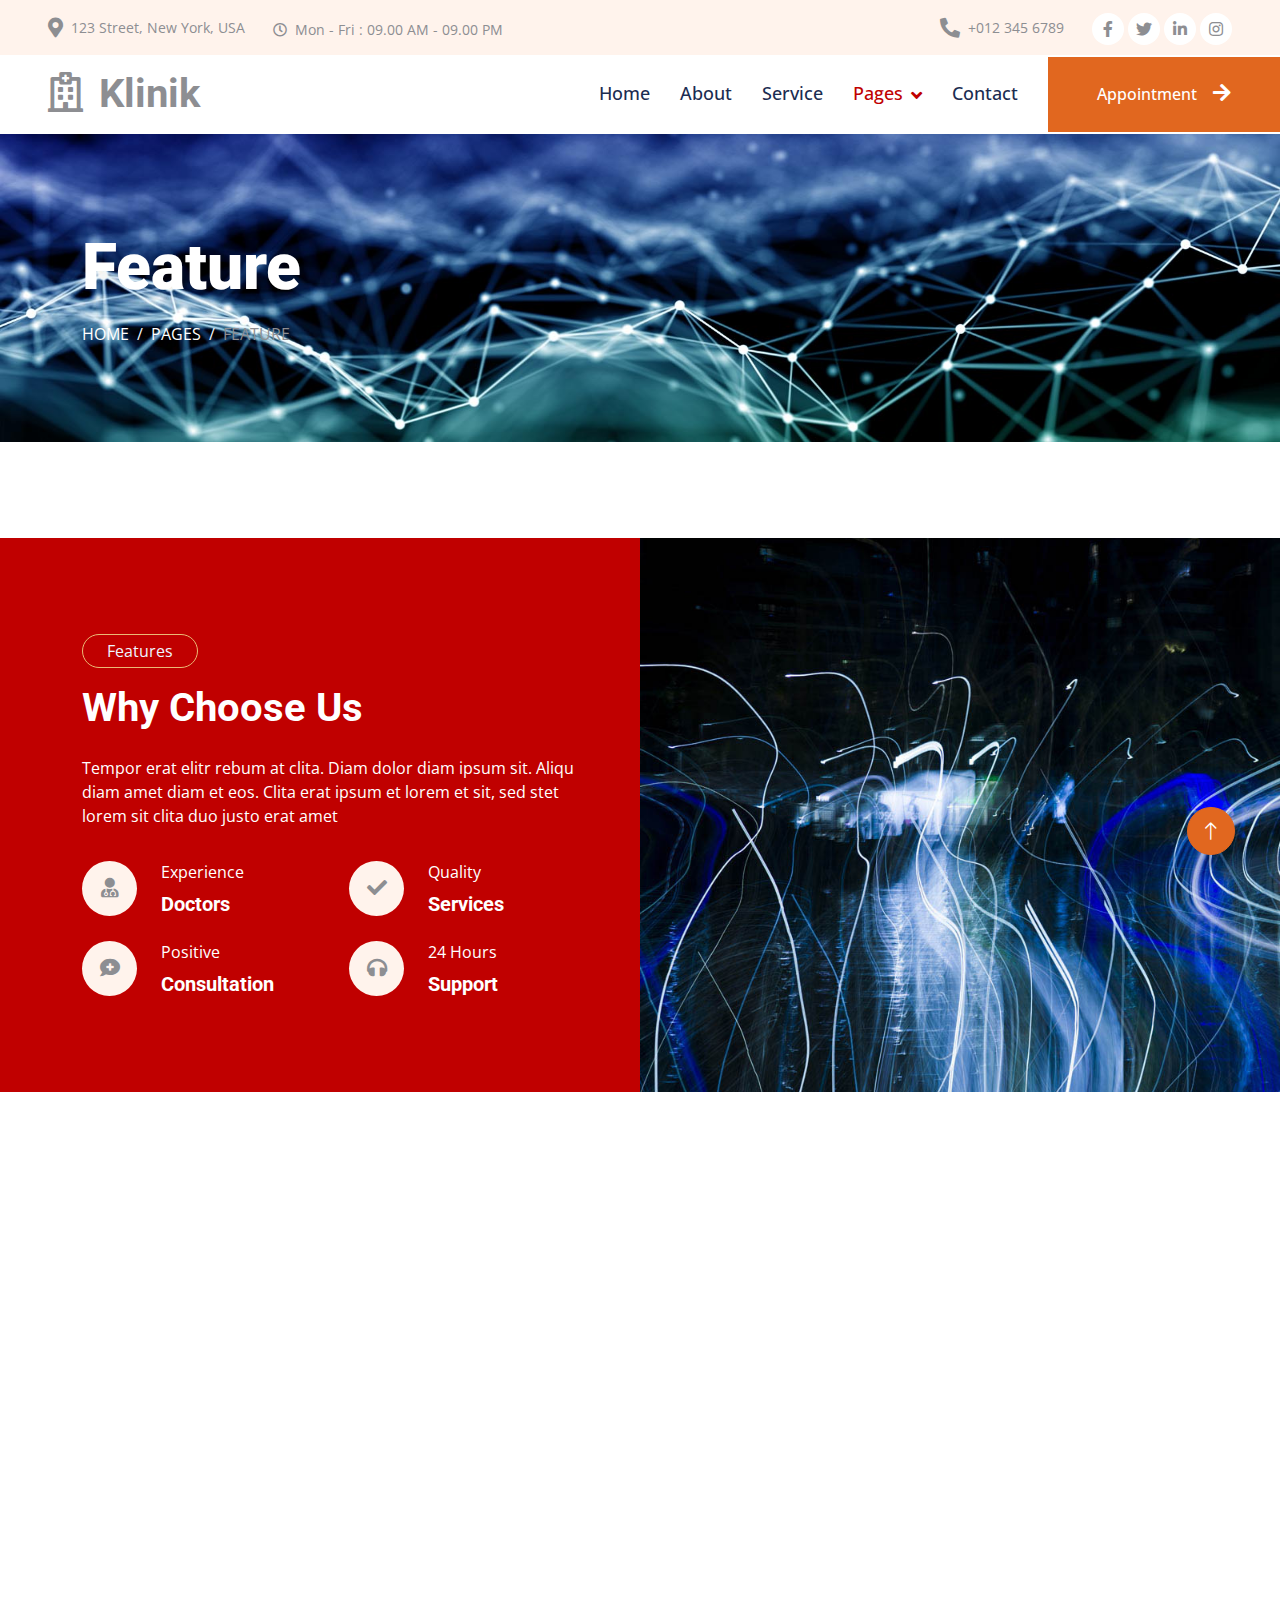
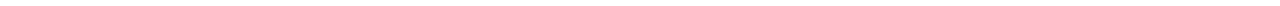
<file: feature.html>
<!DOCTYPE html>
<html lang="en">

<head>
    <meta charset="utf-8">
    <title>Klinik - Clinic Website Template</title>
    <meta content="width=device-width, initial-scale=1.0" name="viewport">
    <meta content="" name="keywords">
    <meta content="" name="description">

    <!-- Favicon -->
    <link href="img/favicon.ico" rel="icon">

    <!-- Google Web Fonts -->
    <link rel="preconnect" href="https://fonts.googleapis.com">
    <link rel="preconnect" href="https://fonts.gstatic.com" crossorigin>
    <link href="https://fonts.googleapis.com/css2?family=Open+Sans:wght@400;500&family=Roboto:wght@500;700;900&display=swap" rel="stylesheet"> 

    <!-- Icon Font Stylesheet -->
    <link href="https://cdnjs.cloudflare.com/ajax/libs/font-awesome/5.10.0/css/all.min.css" rel="stylesheet">
    <link href="https://cdn.jsdelivr.net/npm/bootstrap-icons@1.4.1/font/bootstrap-icons.css" rel="stylesheet">

    <!-- Libraries Stylesheet -->
    <link href="lib/animate/animate.min.css" rel="stylesheet">
    <link href="lib/owlcarousel/assets/owl.carousel.min.css" rel="stylesheet">
    <link href="lib/tempusdominus/css/tempusdominus-bootstrap-4.min.css" rel="stylesheet" />

    <!-- Customized Bootstrap Stylesheet -->
    <link href="css/bootstrap.min.css" rel="stylesheet">

    <!-- Template Stylesheet -->
    <link href="css/style.css" rel="stylesheet">
</head>

<body>
    <!-- Spinner Start -->
    <div id="spinner" class="show bg-white position-fixed translate-middle w-100 vh-100 top-50 start-50 d-flex align-items-center justify-content-center">
        <div class="spinner-grow text-primary" style="width: 3rem; height: 3rem;" role="status">
            <span class="sr-only">Loading...</span>
        </div>
    </div>
    <!-- Spinner End -->


    <!-- Topbar Start -->
    <div class="container-fluid bg-light p-0 wow fadeIn" data-wow-delay="0.1s">
        <div class="row gx-0 d-none d-lg-flex">
            <div class="col-lg-7 px-5 text-start">
                <div class="h-100 d-inline-flex align-items-center py-3 me-4">
                    <small class="fa fa-map-marker-alt text-primary me-2"></small>
                    <small>123 Street, New York, USA</small>
                </div>
                <div class="h-100 d-inline-flex align-items-center py-3">
                    <small class="far fa-clock text-primary me-2"></small>
                    <small>Mon - Fri : 09.00 AM - 09.00 PM</small>
                </div>
            </div>
            <div class="col-lg-5 px-5 text-end">
                <div class="h-100 d-inline-flex align-items-center py-3 me-4">
                    <small class="fa fa-phone-alt text-primary me-2"></small>
                    <small>+012 345 6789</small>
                </div>
                <div class="h-100 d-inline-flex align-items-center">
                    <a class="btn btn-sm-square rounded-circle bg-white text-primary me-1" href=""><i class="fab fa-facebook-f"></i></a>
                    <a class="btn btn-sm-square rounded-circle bg-white text-primary me-1" href=""><i class="fab fa-twitter"></i></a>
                    <a class="btn btn-sm-square rounded-circle bg-white text-primary me-1" href=""><i class="fab fa-linkedin-in"></i></a>
                    <a class="btn btn-sm-square rounded-circle bg-white text-primary me-0" href=""><i class="fab fa-instagram"></i></a>
                </div>
            </div>
        </div>
    </div>
    <!-- Topbar End -->


    <!-- Navbar Start -->
    <nav class="navbar navbar-expand-lg bg-white navbar-light sticky-top p-0 wow fadeIn" data-wow-delay="0.1s">
        <a href="index.html" class="navbar-brand d-flex align-items-center px-4 px-lg-5">
            <h1 class="m-0 text-primary"><i class="far fa-hospital me-3"></i>Klinik</h1>
        </a>
        <button type="button" class="navbar-toggler me-4" data-bs-toggle="collapse" data-bs-target="#navbarCollapse">
            <span class="navbar-toggler-icon"></span>
        </button>
        <div class="collapse navbar-collapse" id="navbarCollapse">
            <div class="navbar-nav ms-auto p-4 p-lg-0">
                <a href="index.html" class="nav-item nav-link">Home</a>
                <a href="about.html" class="nav-item nav-link">About</a>
                <a href="service.html" class="nav-item nav-link">Service</a>
                <div class="nav-item dropdown">
                    <a href="#" class="nav-link dropdown-toggle active" data-bs-toggle="dropdown">Pages</a>
                    <div class="dropdown-menu rounded-0 rounded-bottom m-0">
                        <a href="feature.html" class="dropdown-item active">Feature</a>
                        <a href="team.html" class="dropdown-item">Our Doctor</a>
                        <a href="appointment.html" class="dropdown-item">Appointment</a>
                        <a href="testimonial.html" class="dropdown-item">Testimonial</a>
                        <a href="404.html" class="dropdown-item">404 Page</a>
                    </div>
                </div>
                <a href="contact.html" class="nav-item nav-link">Contact</a>
            </div>
            <a href="" class="btn btn-primary rounded-0 py-4 px-lg-5 d-none d-lg-block">Appointment<i class="fa fa-arrow-right ms-3"></i></a>
        </div>
    </nav>
    <!-- Navbar End -->


    <!-- Page Header Start -->
    <div class="container-fluid page-header py-5 mb-5 wow fadeIn" data-wow-delay="0.1s">
        <div class="container py-5">
            <h1 class="display-3 text-white mb-3 animated slideInDown">Feature</h1>
            <nav aria-label="breadcrumb animated slideInDown">
                <ol class="breadcrumb text-uppercase mb-0">
                    <li class="breadcrumb-item"><a class="text-white" href="#">Home</a></li>
                    <li class="breadcrumb-item"><a class="text-white" href="#">Pages</a></li>
                    <li class="breadcrumb-item text-primary active" aria-current="page">Feature</li>
                </ol>
            </nav>
        </div>
    </div>
    <!-- Page Header End -->


    <!-- Feature Start -->
    <div class="container-fluid bg-primary overflow-hidden px-lg-0" style="margin: 6rem 0;">
        <div class="container feature px-lg-0">
            <div class="row g-0 mx-lg-0">
                <div class="col-lg-6 feature-text py-5 wow fadeIn" data-wow-delay="0.1s">
                    <div class="p-lg-5 ps-lg-0">
                        <p class="d-inline-block border rounded-pill text-light py-1 px-4">Features</p>
                        <h1 class="text-white mb-4">Why Choose Us</h1>
                        <p class="text-white mb-4 pb-2">Tempor erat elitr rebum at clita. Diam dolor diam ipsum sit. Aliqu diam amet diam et eos. Clita erat ipsum et lorem et sit, sed stet lorem sit clita duo justo erat amet</p>
                        <div class="row g-4">
                            <div class="col-6">
                                <div class="d-flex align-items-center">
                                    <div class="d-flex flex-shrink-0 align-items-center justify-content-center rounded-circle bg-light" style="width: 55px; height: 55px;">
                                        <i class="fa fa-user-md text-primary"></i>
                                    </div>
                                    <div class="ms-4">
                                        <p class="text-white mb-2">Experience</p>
                                        <h5 class="text-white mb-0">Doctors</h5>
                                    </div>
                                </div>
                            </div>
                            <div class="col-6">
                                <div class="d-flex align-items-center">
                                    <div class="d-flex flex-shrink-0 align-items-center justify-content-center rounded-circle bg-light" style="width: 55px; height: 55px;">
                                        <i class="fa fa-check text-primary"></i>
                                    </div>
                                    <div class="ms-4">
                                        <p class="text-white mb-2">Quality</p>
                                        <h5 class="text-white mb-0">Services</h5>
                                    </div>
                                </div>
                            </div>
                            <div class="col-6">
                                <div class="d-flex align-items-center">
                                    <div class="d-flex flex-shrink-0 align-items-center justify-content-center rounded-circle bg-light" style="width: 55px; height: 55px;">
                                        <i class="fa fa-comment-medical text-primary"></i>
                                    </div>
                                    <div class="ms-4">
                                        <p class="text-white mb-2">Positive</p>
                                        <h5 class="text-white mb-0">Consultation</h5>
                                    </div>
                                </div>
                            </div>
                            <div class="col-6">
                                <div class="d-flex align-items-center">
                                    <div class="d-flex flex-shrink-0 align-items-center justify-content-center rounded-circle bg-light" style="width: 55px; height: 55px;">
                                        <i class="fa fa-headphones text-primary"></i>
                                    </div>
                                    <div class="ms-4">
                                        <p class="text-white mb-2">24 Hours</p>
                                        <h5 class="text-white mb-0">Support</h5>
                                    </div>
                                </div>
                            </div>
                        </div>
                    </div>
                </div>
                <div class="col-lg-6 pe-lg-0 wow fadeIn" data-wow-delay="0.5s" style="min-height: 400px;">
                    <div class="position-relative h-100">
                        <img class="position-absolute img-fluid w-100 h-100" src="img/feature.jpg" style="object-fit: cover;" alt="">
                    </div>
                </div>
            </div>
        </div>
    </div>
    <!-- Feature End -->
        

    <!-- Footer Start -->
    <div class="container-fluid bg-dark text-light footer mt-5 pt-5 wow fadeIn" data-wow-delay="0.1s">
        <div class="container py-5">
            <div class="row g-5">
                <div class="col-lg-3 col-md-6">
                    <h5 class="text-light mb-4">Address</h5>
                    <p class="mb-2"><i class="fa fa-map-marker-alt me-3"></i>123 Street, New York, USA</p>
                    <p class="mb-2"><i class="fa fa-phone-alt me-3"></i>+012 345 67890</p>
                    <p class="mb-2"><i class="fa fa-envelope me-3"></i>info@example.com</p>
                    <div class="d-flex pt-2">
                        <a class="btn btn-outline-light btn-social rounded-circle" href=""><i class="fab fa-twitter"></i></a>
                        <a class="btn btn-outline-light btn-social rounded-circle" href=""><i class="fab fa-facebook-f"></i></a>
                        <a class="btn btn-outline-light btn-social rounded-circle" href=""><i class="fab fa-youtube"></i></a>
                        <a class="btn btn-outline-light btn-social rounded-circle" href=""><i class="fab fa-linkedin-in"></i></a>
                    </div>
                </div>
                <div class="col-lg-3 col-md-6">
                    <h5 class="text-light mb-4">Services</h5>
                    <a class="btn btn-link" href="">Cardiology</a>
                    <a class="btn btn-link" href="">Pulmonary</a>
                    <a class="btn btn-link" href="">Neurology</a>
                    <a class="btn btn-link" href="">Orthopedics</a>
                    <a class="btn btn-link" href="">Laboratory</a>
                </div>
                <div class="col-lg-3 col-md-6">
                    <h5 class="text-light mb-4">Quick Links</h5>
                    <a class="btn btn-link" href="">About Us</a>
                    <a class="btn btn-link" href="">Contact Us</a>
                    <a class="btn btn-link" href="">Our Services</a>
                    <a class="btn btn-link" href="">Terms & Condition</a>
                    <a class="btn btn-link" href="">Support</a>
                </div>
                <div class="col-lg-3 col-md-6">
                    <h5 class="text-light mb-4">Newsletter</h5>
                    <p>Dolor amet sit justo amet elitr clita ipsum elitr est.</p>
                    <div class="position-relative mx-auto" style="max-width: 400px;">
                        <input class="form-control border-0 w-100 py-3 ps-4 pe-5" type="text" placeholder="Your email">
                        <button type="button" class="btn btn-primary py-2 position-absolute top-0 end-0 mt-2 me-2">SignUp</button>
                    </div>
                </div>
            </div>
        </div>
        <div class="container">
            <div class="copyright">
                <div class="row">
                    <div class="col-md-6 text-center text-md-start mb-3 mb-md-0">
                        &copy; <a class="border-bottom" href="#">Your Site Name</a>, All Right Reserved.
                    </div>
                    <div class="col-md-6 text-center text-md-end">
                        <!--/*** This template is free as long as you keep the footer author’s credit link/attribution link/backlink. If you'd like to use the template without the footer author’s credit link/attribution link/backlink, you can purchase the Credit Removal License from "https://htmlcodex.com/credit-removal". Thank you for your support. ***/-->
                        Designed By <a class="border-bottom" href="https://htmlcodex.com">HTML Codex</a>
                    </div>
                </div>
            </div>
        </div>
    </div>
    <!-- Footer End -->


    <!-- Back to Top -->
    <a href="#" class="btn btn-lg btn-primary btn-lg-square rounded-circle back-to-top"><i class="bi bi-arrow-up"></i></a>


    <!-- JavaScript Libraries -->
    <script src="https://code.jquery.com/jquery-3.4.1.min.js"></script>
    <script src="https://cdn.jsdelivr.net/npm/bootstrap@5.0.0/dist/js/bootstrap.bundle.min.js"></script>
    <script src="lib/wow/wow.min.js"></script>
    <script src="lib/easing/easing.min.js"></script>
    <script src="lib/waypoints/waypoints.min.js"></script>
    <script src="lib/counterup/counterup.min.js"></script>
    <script src="lib/owlcarousel/owl.carousel.min.js"></script>
    <script src="lib/tempusdominus/js/moment.min.js"></script>
    <script src="lib/tempusdominus/js/moment-timezone.min.js"></script>
    <script src="lib/tempusdominus/js/tempusdominus-bootstrap-4.min.js"></script>

    <!-- Template Javascript -->
    <script src="js/main.js"></script>
</body>

</html>
</file>
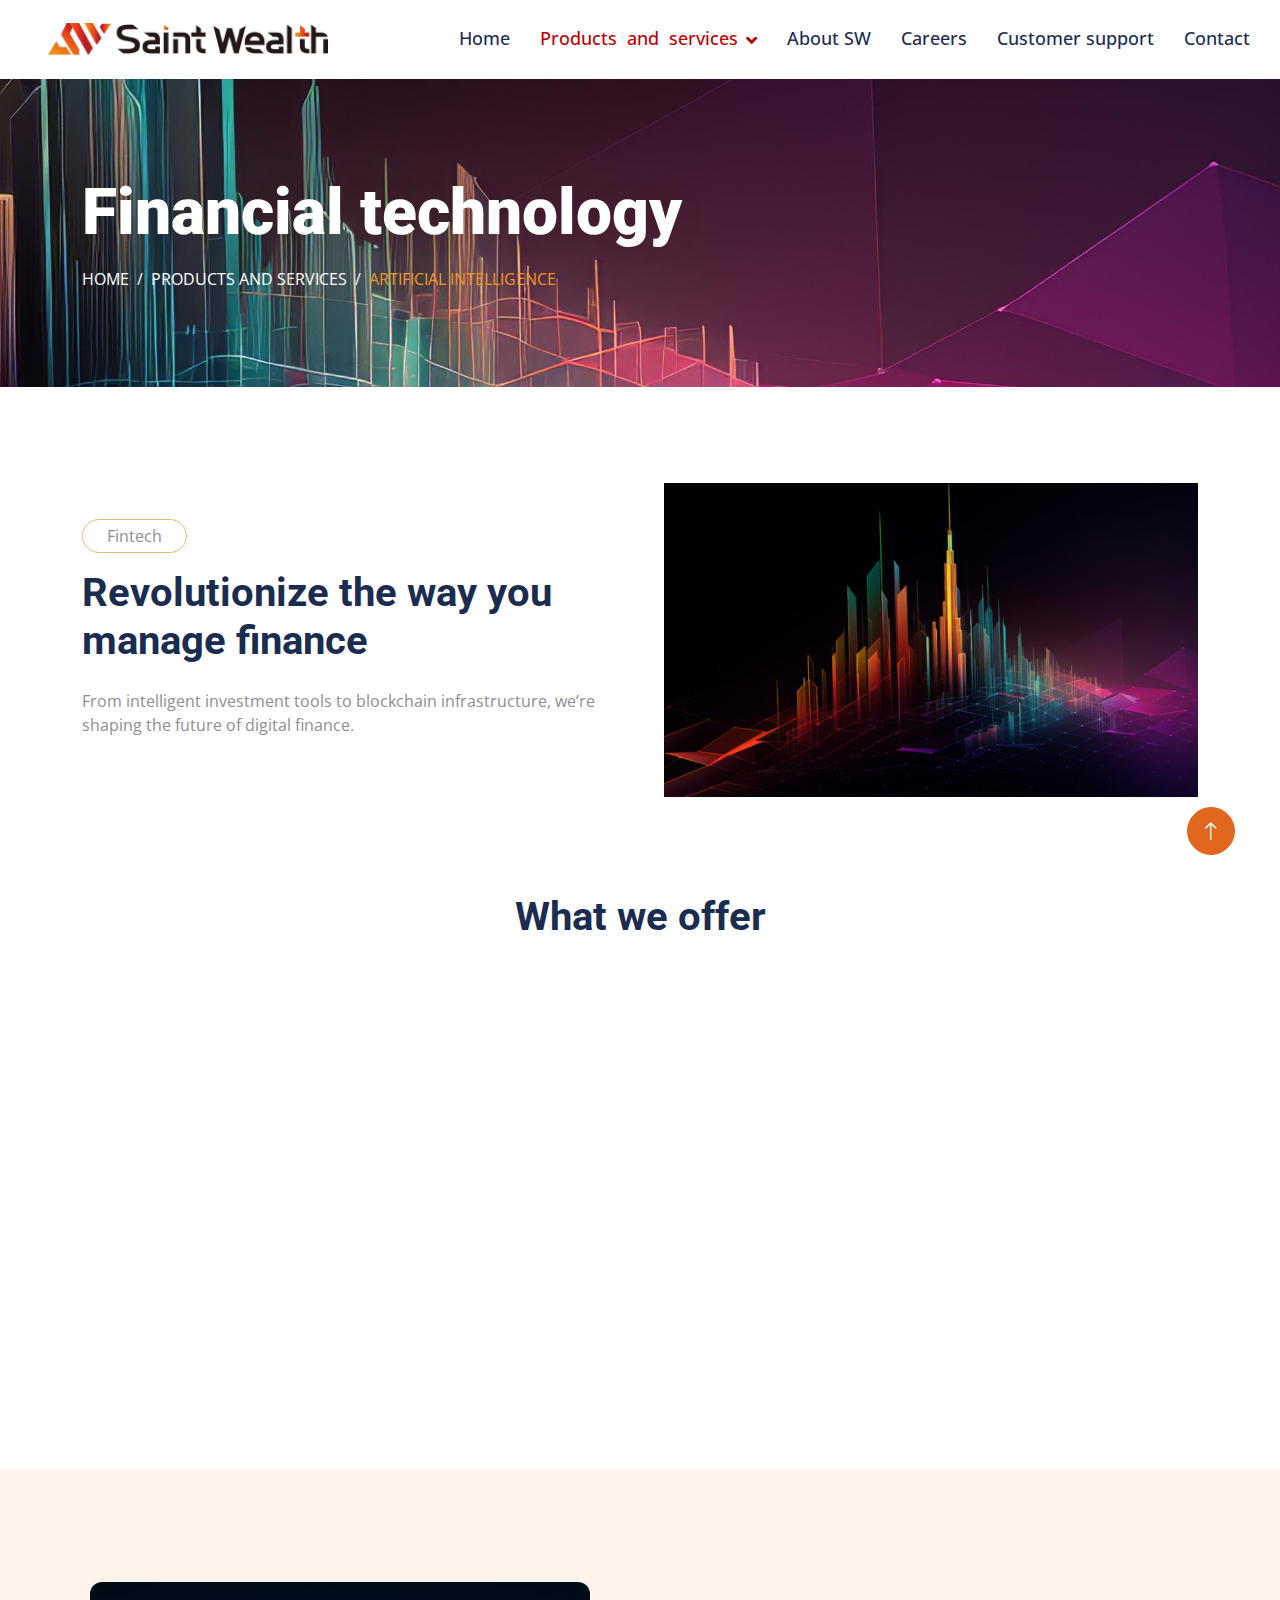
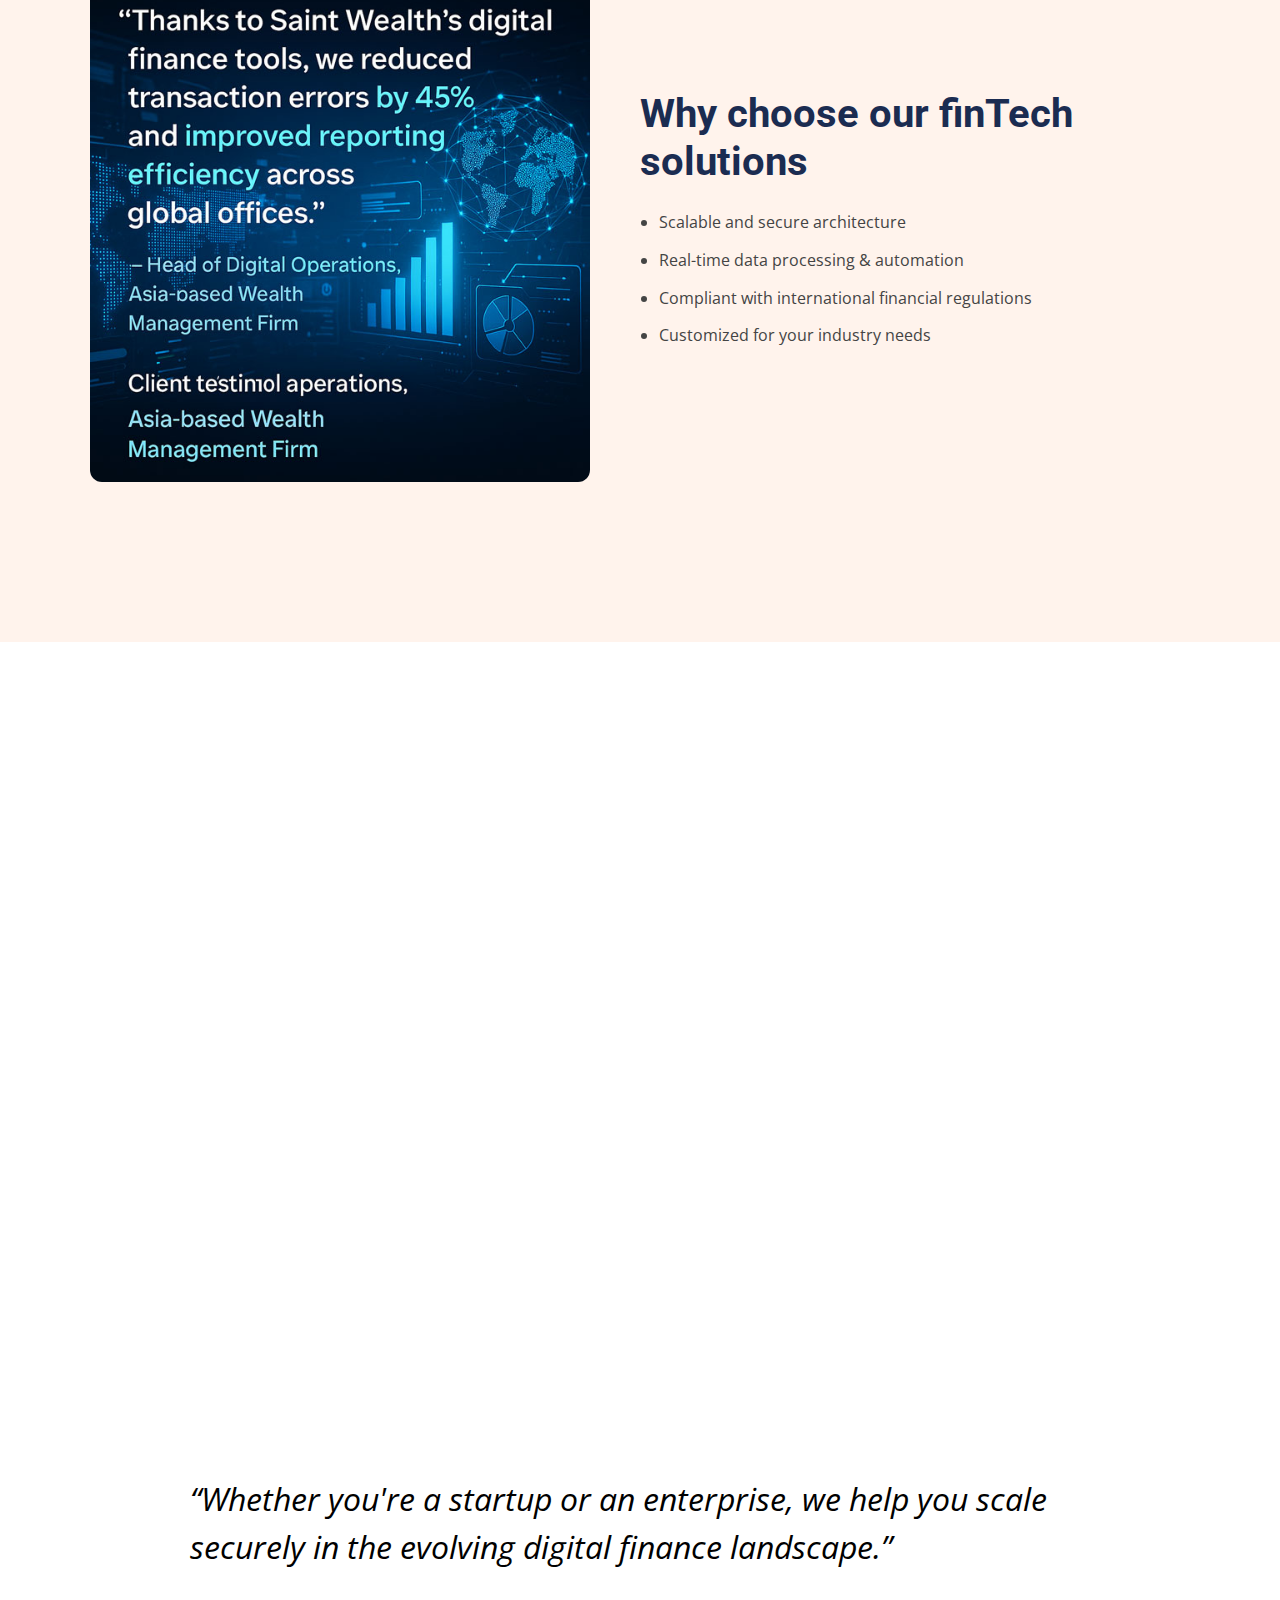
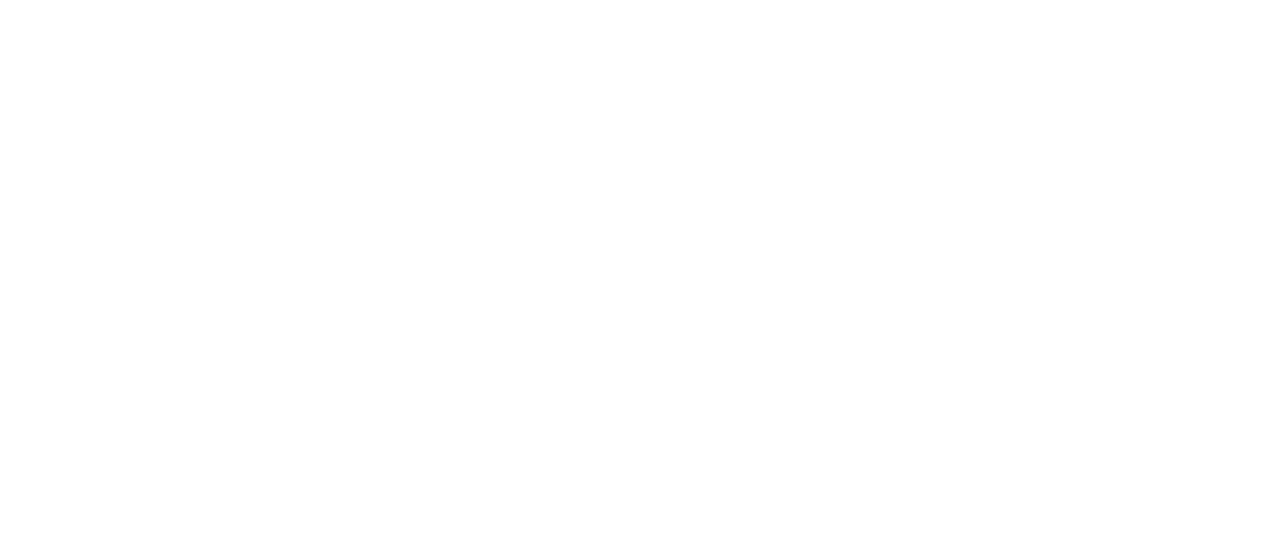
<file: financial_technology.html>
<!DOCTYPE html>
<html lang="en">

<head>
    <meta charset="utf-8">
    <title>Financial technology | Products and services</title>
    <meta content="width=device-width, initial-scale=1.0" name="viewport">
    <meta content="" name="keywords">
    <meta content="" name="description">

    <!-- Favicon -->
    <link href="img/favicon.png" rel="icon">

    <!-- Google Web Fonts -->
    <link rel="preconnect" href="https://fonts.googleapis.com">
    <link rel="preconnect" href="https://fonts.gstatic.com" crossorigin>
    <link href="https://fonts.googleapis.com/css2?family=Open+Sans:wght@400;500&family=Roboto:wght@500;700;900&display=swap" rel="stylesheet"> 

    <!-- Icon Font Stylesheet -->
    <link href="https://cdnjs.cloudflare.com/ajax/libs/font-awesome/5.10.0/css/all.min.css" rel="stylesheet">
    <link href="https://cdn.jsdelivr.net/npm/bootstrap-icons@1.4.1/font/bootstrap-icons.css" rel="stylesheet">

    <!-- Libraries Stylesheet -->
    <link href="lib/animate/animate.min.css" rel="stylesheet">
    <link href="lib/owlcarousel/assets/owl.carousel.min.css" rel="stylesheet">
    <link href="lib/tempusdominus/css/tempusdominus-bootstrap-4.min.css" rel="stylesheet" />

    <!-- Customized Bootstrap Stylesheet -->
    <link href="css/bootstrap.min.css" rel="stylesheet">

    <!-- Template Stylesheet -->
    <link href="css/style.css" rel="stylesheet">
</head>

<body>
    <!-- Spinner Start -->
    <div id="spinner" class="show bg-white position-fixed translate-middle w-100 vh-100 top-50 start-50 d-flex align-items-center justify-content-center">
        <div class="spinner-grow text-primary" style="width: 3rem; height: 3rem;" role="status">
            <span class="sr-only">Loading...</span>
        </div>
    </div>
    <!-- Spinner End -->


    <!-- Topbar Start -->
    <!-- <div class="container-fluid bg-light p-0 wow fadeIn" data-wow-delay="0.1s">
        <div class="row gx-0 d-none d-lg-flex">
            <div class="col-lg-7 px-5 text-start">
                <div class="h-100 d-inline-flex align-items-center py-3 me-4">
                    <small class="fa fa-map-marker-alt text-primary me-2"></small>
                    <small>123 Street, New York, USA</small>
                </div>
                <div class="h-100 d-inline-flex align-items-center py-3">
                    <small class="far fa-clock text-primary me-2"></small>
                    <small>Mon - Fri : 09.00 AM - 09.00 PM</small>
                </div>
            </div>
            <div class="col-lg-5 px-5 text-end">
                <div class="h-100 d-inline-flex align-items-center py-3 me-4">
                    <small class="fa fa-phone-alt text-primary me-2"></small>
                    <small>+012 345 6789</small>
                </div>
                <div class="h-100 d-inline-flex align-items-center">
                    <a class="btn btn-sm-square rounded-circle bg-white text-primary me-1" href=""><i class="fab fa-facebook-f"></i></a>
                    <a class="btn btn-sm-square rounded-circle bg-white text-primary me-1" href=""><i class="fab fa-twitter"></i></a>
                    <a class="btn btn-sm-square rounded-circle bg-white text-primary me-1" href=""><i class="fab fa-linkedin-in"></i></a>
                    <a class="btn btn-sm-square rounded-circle bg-white text-primary me-0" href=""><i class="fab fa-instagram"></i></a>
                </div>
            </div>
        </div>
    </div> -->
    <!-- Topbar End -->


    <!-- Navbar Start -->
    <nav class="navbar navbar-expand-lg bg-white navbar-light sticky-top p-0 wow fadeIn" data-wow-delay="0.1s">
        <a href="index.html" class="navbar-brand d-flex align-items-center px-4 px-lg-5">
            <img src="img/sw_logo-1.png" style="width:280px;" alt="">
        </a>
        <button type="button" class="navbar-toggler me-4" data-bs-toggle="collapse" data-bs-target="#navbarCollapse">
            <span class="navbar-toggler-icon"></span>
        </button>
        <div class="collapse navbar-collapse" id="navbarCollapse">
            <div class="navbar-nav ms-auto p-4 p-lg-0">
                <a href="index.html" class="nav-item nav-link ">Home</a>
                
                <!-- <a href="products_service.html" class="nav-item nav-link active">Products&nbsp&nbspand&nbsp&nbspservices</a> -->


                <div class="nav-item dropdown">
                    <a href="products_service.html" class="nav-link dropdown-toggle active">Products&nbsp&nbspand&nbsp&nbspservices</a>
                    <div class="dropdown-menu rounded-0 rounded-bottom m-0">
                        <a href="artificial_intelligence.html" class="dropdown-item">Artificial intelligence</a>
                        <a href="#" class="dropdown-item active">Financial technology</a>
                        <a href="IT_services.html" class="dropdown-item">IT services</a>
                        <a href="" class="dropdown-item">Software applications</a>
                        <a href="" class="dropdown-item">Game art design</a>
                        <a href="" class="dropdown-item">Information security</a>
                    </div>
                </div>


                <a href="about.html" class="nav-item nav-link">About&nbspSW</a>
                <!-- <div class="nav-item dropdown">
                    <a href="#" class="nav-link dropdown-toggle" data-bs-toggle="dropdown">Pages</a>
                    <div class="dropdown-menu rounded-0 rounded-bottom m-0">
                        <a href="feature.html" class="dropdown-item">Feature</a>
                        <a href="team.html" class="dropdown-item">Our Doctor</a>
                        <a href="appointment.html" class="dropdown-item">Appointment</a>
                        <a href="testimonial.html" class="dropdown-item">Testimonial</a>
                        <a href="404.html" class="dropdown-item">404 Page</a>
                    </div>
                </div> -->
                <a href="careers.html" class="nav-item nav-link">Careers</a>
                <a href="customer_support.html" class="nav-item nav-link">Customer support</a>
                <a href="contact.html" class="nav-item nav-link">Contact</a>
            </div>
            <!-- <a href="" class="btn btn-primary rounded-0 py-4 px-lg-5 d-none d-lg-block">Appointment<i class="fa fa-arrow-right ms-3"></i></a> -->
        </div>
    </nav>
    <!-- Navbar End -->


    <!-- Page Header Start -->
    <div class="container-fluid page-headerfina py-5 mb-5 wow fadeIn" data-wow-delay="0.1s">
        <div class="container py-5">
            <h1 class="display-3 text-white mb-3 animated slideInDown">Financial technology</h1>
            <nav aria-label="breadcrumb animated slideInDown">
                <ol class="breadcrumb text-uppercase mb-0">
                    <li class="breadcrumb-item"><a class="text-white" href="index.html">Home</a></li>
                    <li class="breadcrumb-item"><a class="text-white" href="products_service.html">Products and services</a></li>
                    <li class="breadcrumb-item active" aria-current="page">Artificial intelligence</li>
                </ol>
            </nav>
        </div>
    </div>
    <!-- Page Header End -->

    <!-- <div class="container-xxl py-5">
        <div class="container">
            <div class="text-center mx-auto mb-5 wow fadeInUp" data-wow-delay="0.1s" style="max-width: 800px;">
                
                <h1 class="mb-4">Smart Technology, Driving the Future</h1>
                <p class="mb-4">At Saint Wealth, we leverage artificial intelligence to drive industry innovation, offering AI solutions that span finance, healthcare, and business operations, helping you stay ahead in the digital era.</p>
            </div>
        </div>
    </div> -->


<div class="container-fluid about py-5">
    <div class="container">
        <div class="row g-5 align-items-center">
            <div class="col-xl-6 wow fadeIn" data-wow-delay="0.1s">
                <div>
                    <p class="d-inline-block border rounded-pill py-1 px-4">Fintech</p>
                    <h1 class="mb-4">Revolutionize the way you manage finance</h1>
                    <p class="mb-4">From intelligent investment tools to blockchain infrastructure, we’re shaping the future of digital finance.
                    </p>
                    
                </div>
            </div>
            

            <div class="col-xl-6 wow fadeIn" data-wow-delay="0.5s">
                <div class="bg-primary position-relative overflow-hidden">
                    <img class="img-fluid " src="img/products_fina_top.jpg" alt="">
                </div>
            </div>
        </div>
    </div>
</div>


    <div class="">
    <div class="container-xxl py-5">
        <div class="container">
            <div class="text-center mx-auto mb-5">
            <h1 class="mb-4">What we offer</h1></div>

            <div class="col-lg-12 wow fadeIn" data-wow-delay="0.1s">
                <div class="">


                    <div class="row g-4">
                        <div class="col-lg-3 col-md-6 wow fadeInUp" data-wow-delay="0.1s">
                            <div class="border-new">
                                    <div><img class="img-fluid" src="img/smartlnvest.jpg" alt="">
                                    </div>
                               <div class="p-4" style="min-height:230px ;"><h4 class="mb-3">Smart Invest</h4>
                                <p>Optimize your investments with AI analytics, real-time insights, and tailored strategies for smarter financial decisions.</p>
                            </div>
                        </div>
                    </div>

                    

                    <div class="col-lg-3 col-md-6 wow fadeInUp" data-wow-delay="0.1s">
                        <div class="border-new">
                                <div><img class="img-fluid" src="img/products_blockchain.jpg" alt="">
                                </div>
                           <div class="p-4" style="min-height:230px ;"><h4 class="mb-3">Blockchain integration</h4>
                           <p>Enhance transparency, traceability, and security through custom-built blockchain infrastructure tailored to your business.</p>
                        </div>
                    </div>
                </div>


                <div class="col-lg-3 col-md-6 wow fadeInUp" data-wow-delay="0.1s">
                    <div class="border-new">
                            <div><img class="img-fluid" src="img/products_epayments.jpg" alt="">
                            </div>
                       <div class="p-4" style="min-height:230px ;"><h4 class="mb-3">E-Payments</h4>
                        <p>Build seamless and secure payment experiences across platforms — including mobile wallets, cross-border transactions, and e-invoicing.</p>
                    </div>
                </div>
            </div>

            <div class="col-lg-3 col-md-6 wow fadeInUp" data-wow-delay="0.1s">
                <div class="border-new">
                        <div><img class="img-fluid" src="img/products_robo.jpg" alt="">
                        </div>
                   <div class="p-4" style="min-height:230px ;"><h4 class="mb-3">Robo-advisors</h4>
                    <p>Use intelligent algorithms to deliver personalized financial advice and scalable wealth management solutions for modern investors.</p>
                </div>
            </div>
        </div>

                </div>
            </div>

        </div>
        </div>
    </div>


        <!-- Service Start -->
        <div class="container-fluid bg-light py-5">
            <div class="container py-5">
                <div class="row g-5 align-items-center">
                    <section class="section align-items-center">

                        <div class="image">
                            <img src="img/fina_testimol.jpg" alt="">
                          </div>
                        
                        <div class="content">
                          <h1 class="mb-4">Why choose our finTech solutions</h1>
                          <ul>
                            <li>Scalable and secure architecture
                            </li>
                            <li>Real-time data processing & automation</li>
                            <li>Compliant with international financial regulations</li>
                            <li>Customized for your industry needs</li>
                            <!-- <li>Enable cross-functional, global collaboration with intelligent data to accelerate decisions and continuously optimize customer experience (CX).</li> -->
                          </ul>
                          <!-- <button class="cta-button">預約現場演示</button> -->
                      
                          <!-- <div class="testimonial-inline">
                            <div class="quote">“</div>
                            <div class="testimonial-text">
                              <p>
                                After implementing Saint Wealth's AI analytics system, our operational efficiency improved by 38%, and customer response rates increased by 62%.
                              </p>
                              <div class="author">
                                <div class="name">International financial institution<br><span class="title">Senior manager</span></div>
                                <div class="rating">★★★★★</div>
                              </div>
                            </div>
                          </div> -->
                        </div>

                        

                      </section>

                    
           
                </div>
            </div>
        </div>
        
    
    <div class="container-fluid py-5">
        <div class="container py-5">
            <div class="mx-auto text-center mb-5 wow fadeIn" data-wow-delay="0.1s" style="max-width: 600px;">
                <h1 class="mb-4">Use cases / Industries served</h1>
            </div>
            <div class="row g-4">
                <div class="col-lg-4 wow fadeIn" data-wow-delay="0.3s">
                    <div class="case-item position-relative overflow-hidden rounded mb-2">
                        <img class="img-fluid" src="img/commercialbanking.jpg" alt="">
                        <a class="case-overlay text-decoration-none" href="">
                            <!-- <small>Robotic Automation</small> -->
                            <h4 class="text-white">Commercial banking
                            </h4>
                        </a>
                    </div>
                </div>
                <div class="col-lg-4 wow fadeIn" data-wow-delay="0.5s">
                    <div class="case-item position-relative overflow-hidden rounded mb-2">
                        <img class="img-fluid" src="img/wealthmanagement.jpg" alt="">
                        <a class="case-overlay text-decoration-none" href="">
                            <!-- <small>Robotic Automation</small> -->
                            <h4 class="text-white">Wealth management
                            </h4>
                        </a>
                    </div>
                </div>
                <div class="col-lg-4 wow fadeIn" data-wow-delay="0.7s">
                    <div class="case-item position-relative overflow-hidden rounded mb-2">
                        <img class="img-fluid" src="img/insurancetech.jpg" alt="">
                        <a class="case-overlay text-decoration-none" href="">
                            <!-- <small>Robotic Automation</small> -->
                            <h4 class="text-white">Insurance tech
                            </h4>
                        </a>
                    </div>
                </div>


                <div class="col-lg-6 wow fadeIn" data-wow-delay="0.7s">
                    <div class="case-item position-relative overflow-hidden rounded mb-2">
                        <img class="img-fluid" src="img/ecommerce.jpg" alt="">
                        <a class="case-overlay text-decoration-none" href="">
                            <!-- <small>Robotic Automation</small> -->
                            <h4 class="text-white">Cross-border ecommerce
                            </h4>
                        </a>
                    </div>
                </div>

                <div class="col-lg-6 wow fadeIn" data-wow-delay="0.7s">
                    <div class="case-item position-relative overflow-hidden rounded mb-2">
                        <img class="img-fluid" src="img/crypto.jpg" alt="">
                        <a class="case-overlay text-decoration-none" href="">
                            <!-- <small>Robotic Automation</small> -->
                            <h4 class="text-white">Crypto and tokenized assets
                            </h4>
                        </a>
                    </div>
                </div>

            </div>
        </div>


        <blockquote class="industry-quote mx-auto">
           <em>
              “Whether you're a startup or an enterprise, we help you scale securely in the evolving digital finance landscape.”
            </em>
          </blockquote>       
    </div>



   



    <!-- Testimonial Start -->
    <!-- <div class="container-xxl py-5">
        <div class="container">
            <div class="text-center mx-auto mb-5 wow fadeInUp" data-wow-delay="0.1s" style="max-width: 600px;">
                <p class="d-inline-block border rounded-pill py-1 px-4">Testimonial</p>
                <h1>What Say Our Patients!</h1>
            </div>
            <div class="owl-carousel testimonial-carousel wow fadeInUp" data-wow-delay="0.1s">
                <div class="testimonial-item text-center">
                    <img class="img-fluid bg-light rounded-circle p-2 mx-auto mb-4" src="img/testimonial-1.jpg" style="width: 100px; height: 100px;">
                    <div class="testimonial-text rounded text-center p-4">
                        <p>Clita clita tempor justo dolor ipsum amet kasd amet duo justo duo duo labore sed sed. Magna ut diam sit et amet stet eos sed clita erat magna elitr erat sit sit erat at rebum justo sea clita.</p>
                        <h5 class="mb-1">Patient Name</h5>
                        <span class="fst-italic">Profession</span>
                    </div>
                </div>
                <div class="testimonial-item text-center">
                    <img class="img-fluid bg-light rounded-circle p-2 mx-auto mb-4" src="img/testimonial-2.jpg" style="width: 100px; height: 100px;">
                    <div class="testimonial-text rounded text-center p-4">
                        <p>Clita clita tempor justo dolor ipsum amet kasd amet duo justo duo duo labore sed sed. Magna ut diam sit et amet stet eos sed clita erat magna elitr erat sit sit erat at rebum justo sea clita.</p>
                        <h5 class="mb-1">Patient Name</h5>
                        <span class="fst-italic">Profession</span>
                    </div>
                </div>
                <div class="testimonial-item text-center">
                    <img class="img-fluid bg-light rounded-circle p-2 mx-auto mb-4" src="img/testimonial-3.jpg" style="width: 100px; height: 100px;">
                    <div class="testimonial-text rounded text-center p-4">
                        <p>Clita clita tempor justo dolor ipsum amet kasd amet duo justo duo duo labore sed sed. Magna ut diam sit et amet stet eos sed clita erat magna elitr erat sit sit erat at rebum justo sea clita.</p>
                        <h5 class="mb-1">Patient Name</h5>
                        <span class="fst-italic">Profession</span>
                    </div>
                </div>
            </div>
        </div>
    </div> -->
    <!-- Testimonial End -->
        

    <!-- Footer Start -->
    <div class="container-fluid bg-dark text-light-footer footer mt-5 pt-5 wow fadeIn" data-wow-delay="0.1s">
        <div class="container py-5">
            <div class="row g-5">
                <div class="col-lg-3 col-md-6">
                    <a href="index.html" class="navbar-brand d-flex align-items-center mb-4">
                        <img src="img/sw_logo-1-w.png" style="width:260px;" alt="">
                    </a>
                    <!-- <h5 class="text-light mb-4">Address</h5> -->
                    <p>Saint Wealth is a company focused on technological innovation. With advanced technology and a professional technical team, we provide customized solutions to clients worldwide.</p>
                    <!-- <p class="mb-2"><i class="fa fa-map-marker-alt me-3"></i>123 Street, New York, USA</p>
                    <p class="mb-2"><i class="fa fa-phone-alt me-3"></i>+012 345 67890</p>
                    <p class="mb-2"><i class="fa fa-envelope me-3"></i>info@example.com</p>
                    <div class="d-flex pt-2">
                        <a class="btn btn-outline-light btn-social rounded-circle" href=""><i class="fab fa-twitter"></i></a>
                        <a class="btn btn-outline-light btn-social rounded-circle" href=""><i class="fab fa-facebook-f"></i></a>
                        <a class="btn btn-outline-light btn-social rounded-circle" href=""><i class="fab fa-youtube"></i></a>
                        <a class="btn btn-outline-light btn-social rounded-circle" href=""><i class="fab fa-linkedin-in"></i></a>
                    </div> -->
                </div>
                <div class="col-lg-3 col-md-6">
                    <h5 class="text-light-tittle mb-4">Services</h5>
                    <a class="btn btn-link" href="">Artificial intelligence</a>
                    <a class="btn btn-link" href="">Financial technology</a>
                    <a class="btn btn-link" href="">IT services</a>
                    <a class="btn btn-link" href="">Software applications</a>
                    <a class="btn btn-link" href="">Game art design</a>
                    <a class="btn btn-link" href="">Information security</a>
                </div>
                <div class="col-lg-3 col-md-6">
                    <h5 class="text-light-tittle mb-4">Quick links</h5>
                    <a class="btn btn-link" href="about.html">About SW</a>
                    <a class="btn btn-link" href="careers.html">Careers</a>
                    <a class="btn btn-link" href="customer_support.html">Customer support</a>
                    <a class="btn btn-link" href="products_service.html#process">Process</a>
                </div>
                <div class="col-lg-3 col-md-6">
                    <h5 class="text-light-tittle mb-4">Contact</h5>
                    <h5 style="color:#FFFFFF;">Let’s build a digital future together!</h5>
                    <div class="position-relative mx-auto" style="max-width: 400px;">
                        <a class="btn btn-primary mt-3  py-2 top-0 end-0 me-2" href="contact.html">Contact us</a>  
                    </div>
                </div>
            </div>
        </div>
        <div class="container">
            <div class="copyright">
                <div class="row">
                    <div class="col-md-6 text-center text-md-start mb-3 mb-md-0 text-light">
                        &copy; SAINT WEALTH LTD., All Right Reserved.
                    </div>
                    
                </div>
            </div>
        </div>
    </div>
    <!-- Footer End -->


    <!-- Back to Top -->
    <a href="#" class="btn btn-lg btn-primary btn-lg-square rounded-circle back-to-top"><i class="bi bi-arrow-up"></i></a>


    <!-- JavaScript Libraries -->
    <script src="https://code.jquery.com/jquery-3.4.1.min.js"></script>
    <script src="https://cdn.jsdelivr.net/npm/bootstrap@5.0.0/dist/js/bootstrap.bundle.min.js"></script>
    <script src="lib/wow/wow.min.js"></script>
    <script src="lib/easing/easing.min.js"></script>
    <script src="lib/waypoints/waypoints.min.js"></script>
    <script src="lib/counterup/counterup.min.js"></script>
    <script src="lib/owlcarousel/owl.carousel.min.js"></script>
    <script src="lib/tempusdominus/js/moment.min.js"></script>
    <script src="lib/tempusdominus/js/moment-timezone.min.js"></script>
    <script src="lib/tempusdominus/js/tempusdominus-bootstrap-4.min.js"></script>

    <!-- Template Javascript -->
    <script src="js/main.js"></script>
</body>

</html>
</file>
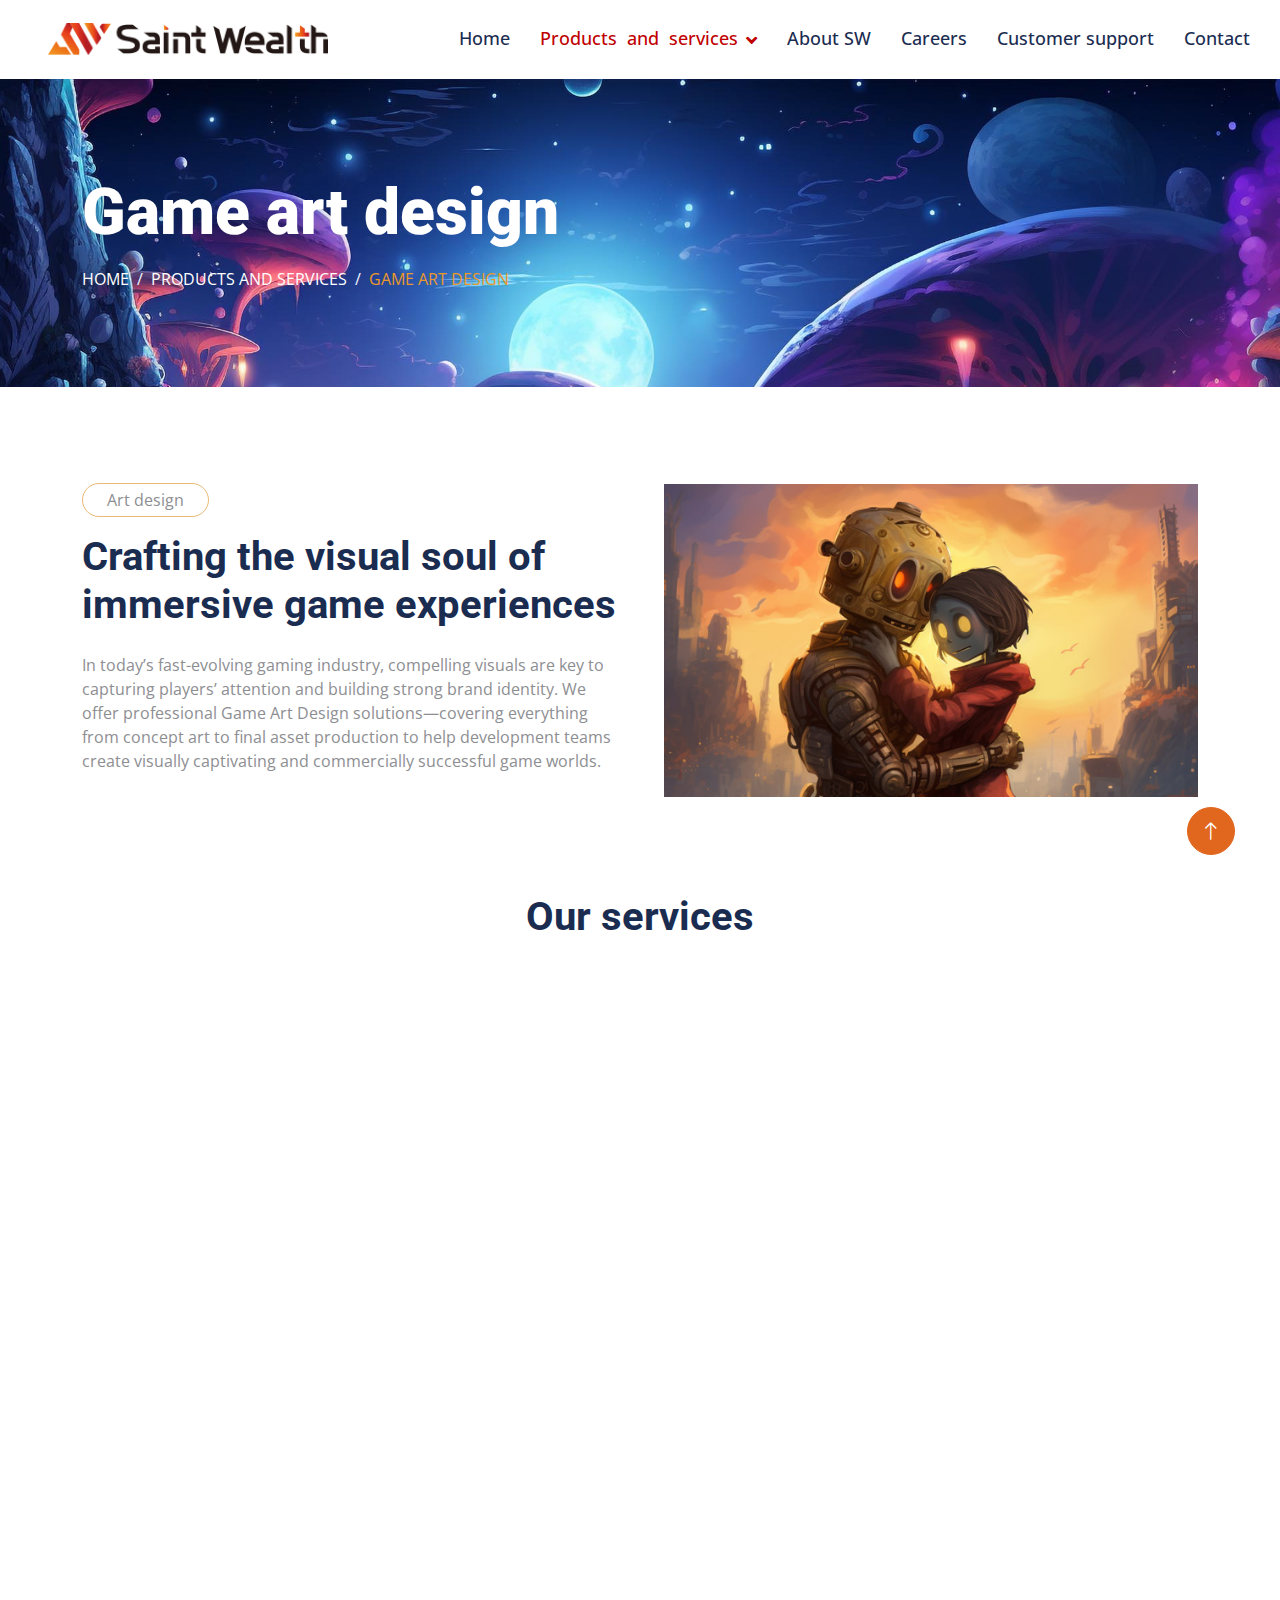
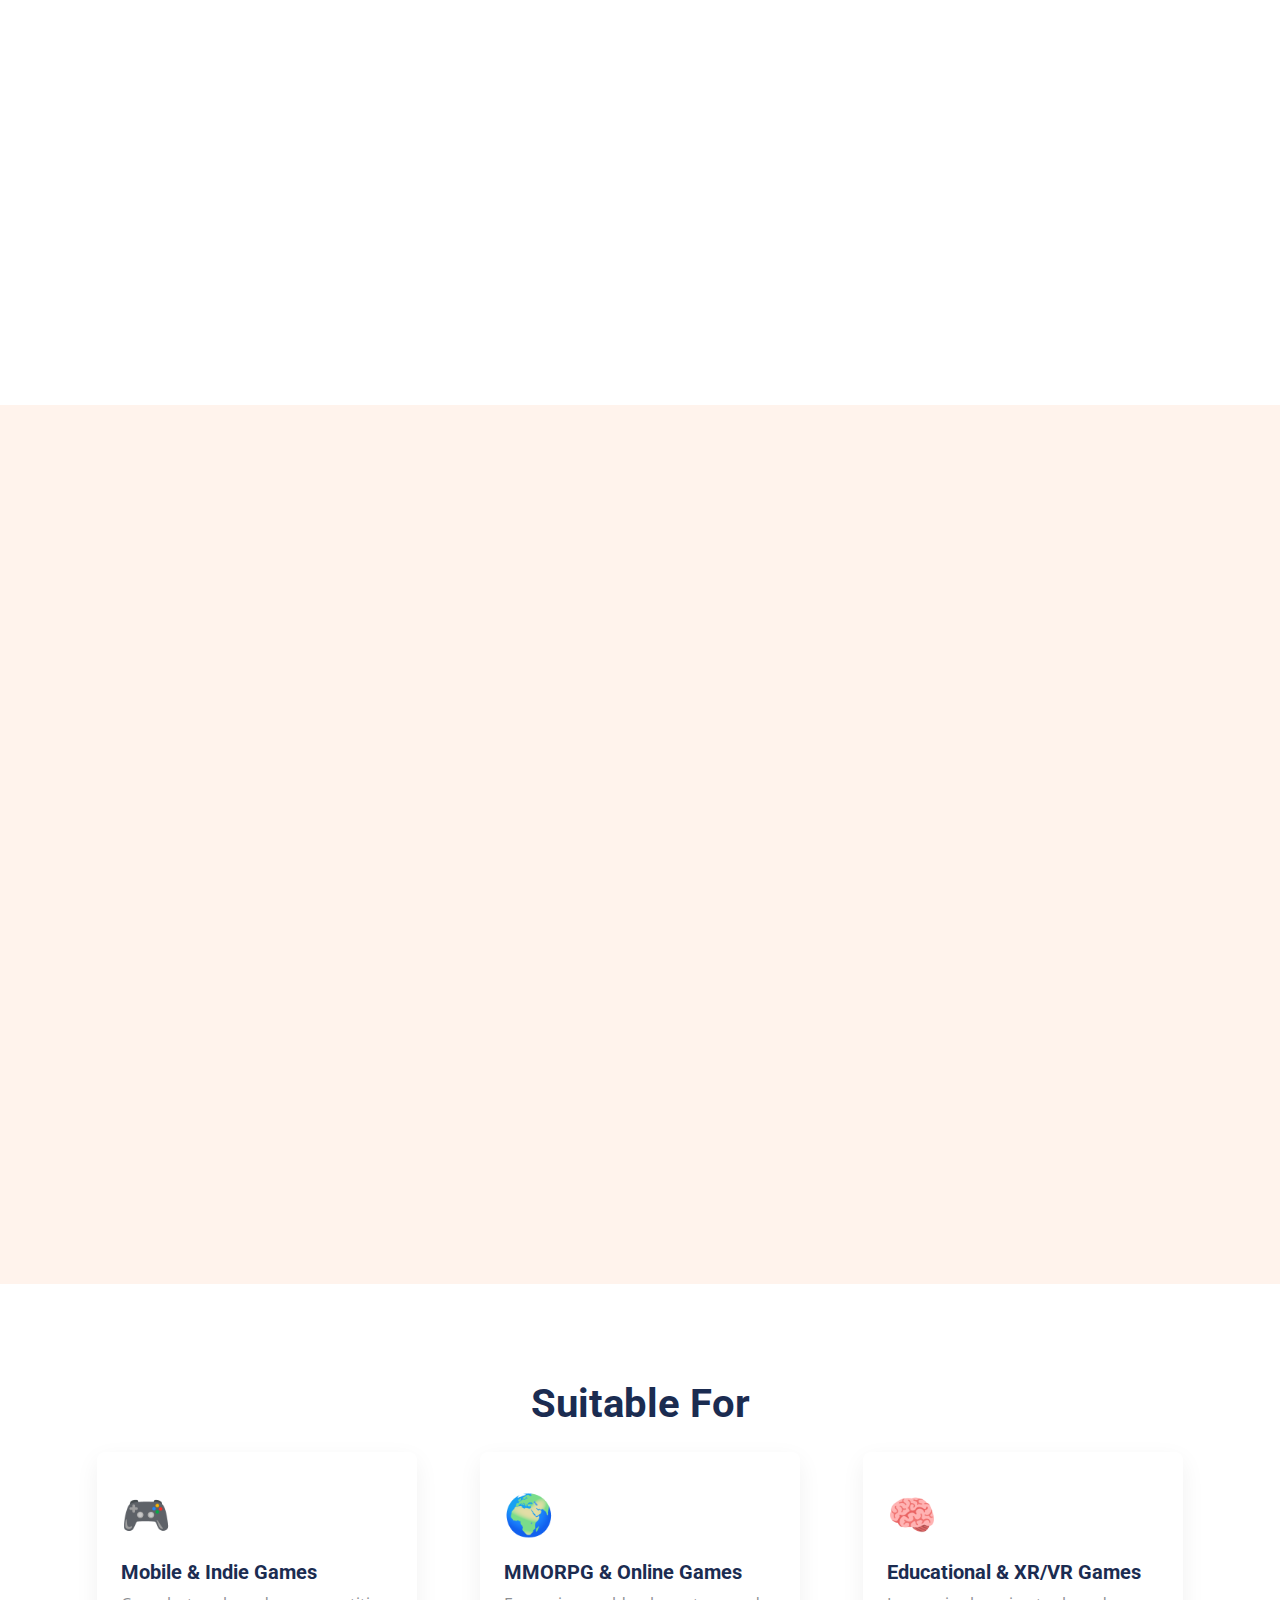
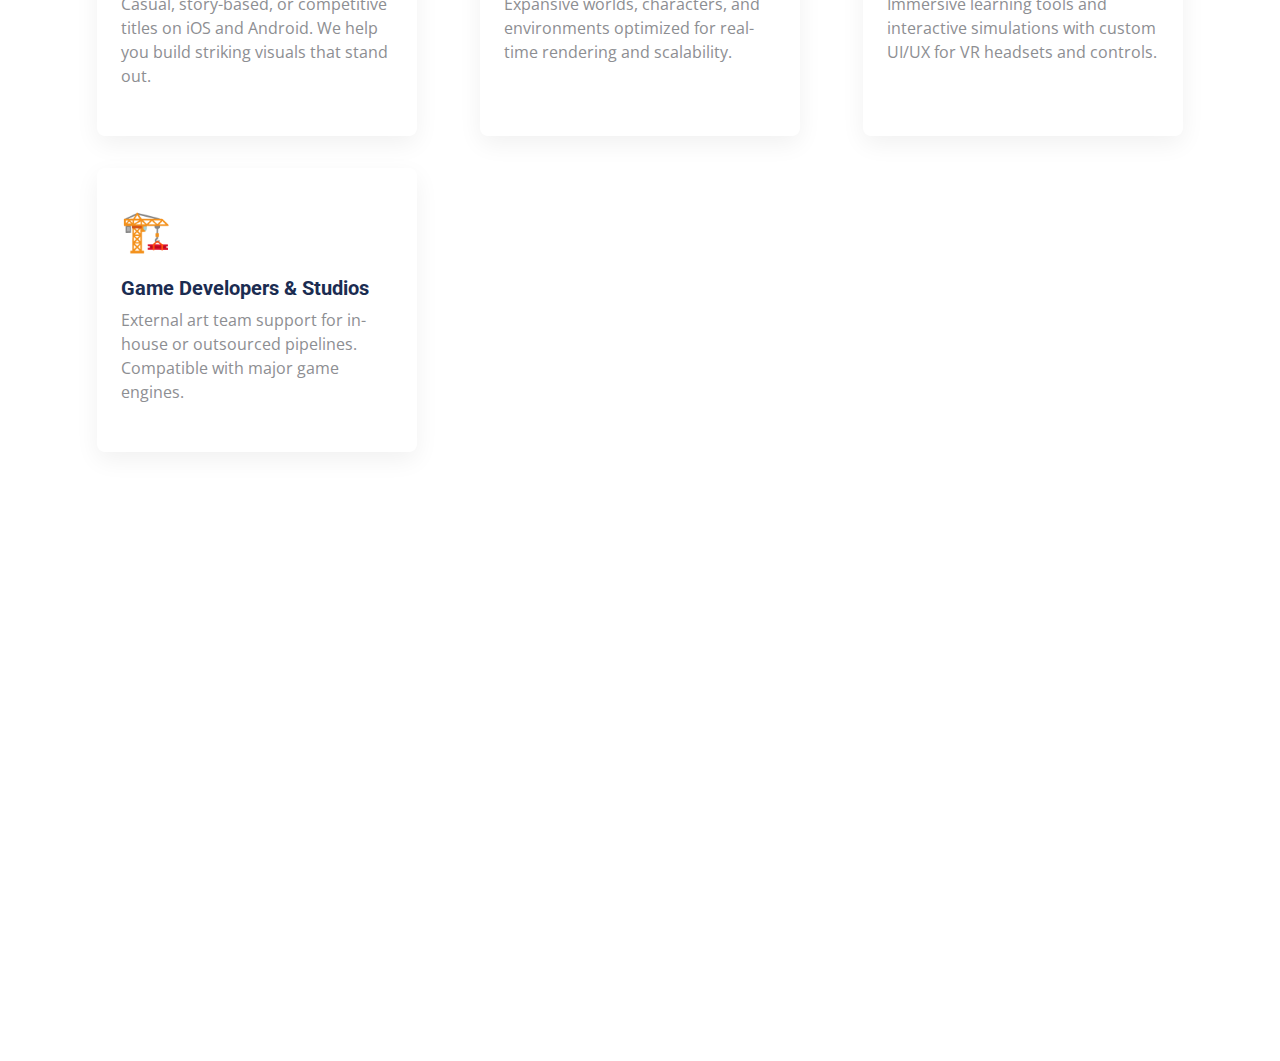
<file: game_art_design.html>
<!DOCTYPE html>
<html lang="en">

<head>
    <meta charset="utf-8">
    <title>Game art design | Products and services</title>
    <meta content="width=device-width, initial-scale=1.0" name="viewport">
    <meta content="" name="keywords">
    <meta content="" name="description">

    <!-- Favicon -->
    <link href="img/favicon.png" rel="icon">

    <!-- Google Web Fonts -->
    <link rel="preconnect" href="https://fonts.googleapis.com">
    <link rel="preconnect" href="https://fonts.gstatic.com" crossorigin>
    <link href="https://fonts.googleapis.com/css2?family=Open+Sans:wght@400;500&family=Roboto:wght@500;700;900&display=swap" rel="stylesheet"> 

    <!-- Icon Font Stylesheet -->
    <link href="https://cdnjs.cloudflare.com/ajax/libs/font-awesome/5.10.0/css/all.min.css" rel="stylesheet">
    <link href="https://cdn.jsdelivr.net/npm/bootstrap-icons@1.4.1/font/bootstrap-icons.css" rel="stylesheet">

    <!-- Libraries Stylesheet -->
    <link href="lib/animate/animate.min.css" rel="stylesheet">
    <link href="lib/owlcarousel/assets/owl.carousel.min.css" rel="stylesheet">
    <link href="lib/tempusdominus/css/tempusdominus-bootstrap-4.min.css" rel="stylesheet" />

    <!-- Customized Bootstrap Stylesheet -->
    <link href="css/bootstrap.min.css" rel="stylesheet">

    <!-- Template Stylesheet -->
    <link href="css/style.css" rel="stylesheet">
</head>

<body>
    <!-- Spinner Start -->
    <div id="spinner" class="show bg-white position-fixed translate-middle w-100 vh-100 top-50 start-50 d-flex align-items-center justify-content-center">
        <div class="spinner-grow text-primary" style="width: 3rem; height: 3rem;" role="status">
            <span class="sr-only">Loading...</span>
        </div>
    </div>
    <!-- Spinner End -->


    <!-- Topbar Start -->
    <!-- <div class="container-fluid bg-light p-0 wow fadeIn" data-wow-delay="0.1s">
        <div class="row gx-0 d-none d-lg-flex">
            <div class="col-lg-7 px-5 text-start">
                <div class="h-100 d-inline-flex align-items-center py-3 me-4">
                    <small class="fa fa-map-marker-alt text-primary me-2"></small>
                    <small>123 Street, New York, USA</small>
                </div>
                <div class="h-100 d-inline-flex align-items-center py-3">
                    <small class="far fa-clock text-primary me-2"></small>
                    <small>Mon - Fri : 09.00 AM - 09.00 PM</small>
                </div>
            </div>
            <div class="col-lg-5 px-5 text-end">
                <div class="h-100 d-inline-flex align-items-center py-3 me-4">
                    <small class="fa fa-phone-alt text-primary me-2"></small>
                    <small>+012 345 6789</small>
                </div>
                <div class="h-100 d-inline-flex align-items-center">
                    <a class="btn btn-sm-square rounded-circle bg-white text-primary me-1" href=""><i class="fab fa-facebook-f"></i></a>
                    <a class="btn btn-sm-square rounded-circle bg-white text-primary me-1" href=""><i class="fab fa-twitter"></i></a>
                    <a class="btn btn-sm-square rounded-circle bg-white text-primary me-1" href=""><i class="fab fa-linkedin-in"></i></a>
                    <a class="btn btn-sm-square rounded-circle bg-white text-primary me-0" href=""><i class="fab fa-instagram"></i></a>
                </div>
            </div>
        </div>
    </div> -->
    <!-- Topbar End -->


    <!-- Navbar Start -->
    <nav class="navbar navbar-expand-lg bg-white navbar-light sticky-top p-0 wow fadeIn" data-wow-delay="0.1s">
        <a href="index.html" class="navbar-brand d-flex align-items-center px-4 px-lg-5">
            <img src="img/sw_logo-1.png" style="width:280px;" alt="">
        </a>
        <button type="button" class="navbar-toggler me-4" data-bs-toggle="collapse" data-bs-target="#navbarCollapse">
            <span class="navbar-toggler-icon"></span>
        </button>
        <div class="collapse navbar-collapse" id="navbarCollapse">
            <div class="navbar-nav ms-auto p-4 p-lg-0">
                <a href="index.html" class="nav-item nav-link ">Home</a>
                
                <!-- <a href="products_service.html" class="nav-item nav-link active">Products&nbsp&nbspand&nbsp&nbspservices</a> -->


                <div class="nav-item dropdown">
                    <a href="products_service.html" class="nav-link dropdown-toggle active">Products&nbsp&nbspand&nbsp&nbspservices</a>
                    <div class="dropdown-menu rounded-0 rounded-bottom m-0">
                        <a href="#" class="dropdown-item active">Artificial intelligence</a>
                        <a href="financial_technology.html" class="dropdown-item">Financial technology</a>
                        <a href="IT_services.html" class="dropdown-item">IT services</a>
                        <a href="" class="dropdown-item">Software applications</a>
                        <a href="" class="dropdown-item">Game art design</a>
                        <a href="" class="dropdown-item">Information security</a>
                    </div>
                </div>


                <a href="about.html" class="nav-item nav-link">About&nbspSW</a>
                <!-- <div class="nav-item dropdown">
                    <a href="#" class="nav-link dropdown-toggle" data-bs-toggle="dropdown">Pages</a>
                    <div class="dropdown-menu rounded-0 rounded-bottom m-0">
                        <a href="feature.html" class="dropdown-item">Feature</a>
                        <a href="team.html" class="dropdown-item">Our Doctor</a>
                        <a href="appointment.html" class="dropdown-item">Appointment</a>
                        <a href="testimonial.html" class="dropdown-item">Testimonial</a>
                        <a href="404.html" class="dropdown-item">404 Page</a>
                    </div>
                </div> -->
                <a href="careers.html" class="nav-item nav-link">Careers</a>
                <a href="customer_support.html" class="nav-item nav-link">Customer support</a>
                <a href="contact.html" class="nav-item nav-link">Contact</a>
            </div>
            <!-- <a href="" class="btn btn-primary rounded-0 py-4 px-lg-5 d-none d-lg-block">Appointment<i class="fa fa-arrow-right ms-3"></i></a> -->
        </div>
    </nav>
    <!-- Navbar End -->


    <!-- Page Header Start -->
    <div class="container-fluid page-headergame py-5 mb-5 wow fadeIn" data-wow-delay="0.1s">
        <div class="container py-5">
            <h1 class="display-3 text-white mb-3 animated slideInDown">Game art design</h1>
            <nav aria-label="breadcrumb animated slideInDown">
                <ol class="breadcrumb text-uppercase mb-0">
                    <li class="breadcrumb-item"><a class="text-white" href="index.html">Home</a></li>
                    <li class="breadcrumb-item"><a class="text-white" href="products_service.html">Products and services</a></li>
                    <li class="breadcrumb-item active" aria-current="page">Game art design</li>
                </ol>
            </nav>
        </div>
    </div>
    <!-- Page Header End -->

    <!-- <div class="container-xxl py-5">
        <div class="container">
            <div class="text-center mx-auto mb-5 wow fadeInUp" data-wow-delay="0.1s" style="max-width: 800px;">
                
                <h1 class="mb-4">Smart Technology, Driving the Future</h1>
                <p class="mb-4">At Saint Wealth, we leverage artificial intelligence to drive industry innovation, offering AI solutions that span finance, healthcare, and business operations, helping you stay ahead in the digital era.</p>
            </div>
        </div>
    </div> -->

    <div class="container-fluid about py-5">
        <div class="container">
            <div class="row g-5 align-items-center">
                <div class="col-xl-6 wow fadeIn" data-wow-delay="0.1s">
                    <div>
                        <p class="d-inline-block border rounded-pill py-1 px-4">Art design</p>
                        <h1 class="mb-4">Crafting the visual soul of immersive game experiences</h1>
                        <p class="mb-4">In today’s fast-evolving gaming industry, compelling visuals are key to capturing players’ attention and building strong brand identity. We offer professional Game Art Design solutions—covering everything from concept art to final asset production to help development teams create visually captivating and commercially successful game worlds.
                        </p>
                        
                    </div>
                </div>
                

                <div class="col-xl-6 wow fadeIn" data-wow-delay="0.5s">
                    <div class="bg-primary position-relative overflow-hidden">
                        <img class="img-fluid " src="img/products_game_top.jpg" alt="">
                    </div>
                </div>
            </div>
        </div>
    </div>







    <div class="">
    <div class="container-xxl py-5">
        <div class="container">
            <div class="text-center mx-auto mb-5">
            <h1 class="mb-4">Our services</h1></div>

            <div class="col-lg-12 wow fadeIn" data-wow-delay="0.1s">
                <div class="">


                    <div class="row g-4">
                        <div class="col-lg-4 col-md-6 wow fadeInUp" data-wow-delay="0.1s">
                            <div class="border-new">
                                    <div><img class="img-fluid" src="img/products_2d3d.jpg" alt="">
                                    </div>
                               <div class="p-4" style="min-height: 210px;" ><h4 class="mb-3">2D/3D game art production</h4>
                                <p>From character design and environment art to prop modeling, UI design, and animation—we deliver comprehensive visual asset creation for every stage of your game.</p>
                            </div>
                        </div>
                    </div>

                    

                    <div class="col-lg-4 col-md-6 wow fadeInUp" data-wow-delay="0.1s">
                        <div class="border-new">
                                <div><img class="img-fluid" src="img/products_original.jpg" alt="">
                                </div>
                           <div class="p-4" style="min-height: 210px;" ><h4 class="mb-3">Original visual style development</h4>
                            <p>We develop unique and cohesive visual styles tailored to your game’s genre and brand identity, helping your project stand out in a crowded market.</p>
                        </div>
                    </div>
                </div>


                <div class="col-lg-4 col-md-6 wow fadeInUp" data-wow-delay="0.1s">
                    <div class="border-new">
                            <div><img class="img-fluid" src="img/products_cross_platform.jpg" alt="">
                            </div>
                       <div class="p-4" style="min-height: 210px;" ><h4 class="mb-3">Cross-platform and engine compatibility</h4>
                        <p>Our assets are compatible with Unity and Unreal, optimized for deployment across mobile, console, and PC platforms.</p>
                    </div>
                </div>
            </div>


            <div class="col-lg-4 col-md-6 wow fadeInUp" data-wow-delay="0.1s">
                <div class="border-new">
                        <div><img class="img-fluid" src="img/products_streamlined.jpg" alt="">
                        </div>
                   <div class="p-4" style="min-height: 210px;" ><h4 class="mb-3">Streamlined production workflow</h4>
                    <p>Our structured pipeline with project management and version control ensures efficiency, transparency, and on-time delivery across departments.</p>
                </div>
            </div>
        </div>

        <div class="col-lg-4 col-md-6 wow fadeInUp" data-wow-delay="0.1s">
            <div class="border-new">
                    <div><img class="img-fluid" src="img/products_ipexpansion.jpg" alt="">
                    </div>
               <div class="p-4" style="min-height: 210px;" ><h4 class="mb-3">IP expansion and brand application design</h4>
               <p>We extend your game universe with visuals for merch, marketing, and character-driven content.</p>
            </div>
        </div>
    </div>

    <div class="col-lg-4 col-md-6 wow fadeInUp" data-wow-delay="0.1s">
        <div class="border-new" >
                <div><img class="img-fluid" src="img/products_flexible.jpg" alt="">
                </div>
           <div class="p-4" style="min-height: 210px;" ><h4 class="mb-3">Flexible collaboration models</h4>
           <p>We adapt to your needs, whether you’re looking for outsourcing support, co-development partnerships, or long-term visual content maintenance.</p>
        </div>
    </div>
</div>


                   
                    
                    <!-- <div class="row g-4">
                        <div class="col-lg-4 col-md-6 wow fadeInUp" data-wow-delay="0.1s">
                            <div class="d-flex">
                                <div class="d-flex flex-shrink-0 justify-content-center">
                                    <i class="fa fa-n fa-key text-primary"  ></i>
                                </div>
                                <div class="ms-4">
                                    <h4 class="mb-2">Financial Technology Applications</h4>
                
                                </div>
                            </div>
                        </div>
                        <div class="col-lg-4 col-md-6 wow fadeInUp" data-wow-delay="0.3s">
                            <div class="d-flex">
                                <div class="d-flex flex-shrink-0 align-items-center justify-content-center bg-light" style="width: 75px; height: 75px;">
                                    <i class="fa fa-n fa-trophy text-primary"  ></i>
                                </div>
                                <div class="ms-4">
                                    <h4 class="mb-2">Expert team</h4>
                <p class="mb-0">Our global team of specialists and engineers brings expertise in AI, fintech, IT services, and cybersecurity, delivering top-tier solutions across industries.</p>
                                </div>
                            </div>
                        </div>
                        <div class="col-lg-4 col-md-6 wow fadeInUp" data-wow-delay="0.5s">
                            <div class="d-flex">
                                <div class="d-flex flex-shrink-0 align-items-center justify-content-center bg-light" style="width: 75px; height: 75px;">
                                    <i class="fa fa-n fa-crosshairs text-primary"></i>
                                </div>
                                <div class="ms-4">
                                    <h4 class="mb-2">Client-centric approach</h4>
                <p class="mb-0">We provide tailored solutions, deeply understanding each business’s unique needs to offer the most effective technical support and strategic guidance.</p>
                                </div>
                            </div>
                        </div>
                    </div> -->
                </div>
            </div>

        </div>
        </div>
    </div>


        <!-- Service Start -->
        <div class="container-fluid bg-light py-5">
            <div class="container py-5">
                <div class="row g-5 align-items-center">
                    <div class="col-lg-5 wow fadeIn" data-wow-delay="0.1s">
                        <!-- <div class="btn btn-sm border rounded-pill text-primary px-3 mb-3">Our Services</div> -->
                        <h1>Integrated expertise × global vision</h1>
                        <h4 class="mb-4">Crafting visuals that work and wow</h4>
                        <p class="mb-4">With extensive international production experience and a skilled cross-functional team, we deliver end-to-end visual and UX solutions that balance aesthetics and performance.</p>
                        <!-- <a class="btn btn-primary rounded-pill px-4" href="">Read More</a> -->
                    </div>

                    
                    <div class="col-lg-7">
                        <div class="row g-4">
                            <div class="col-md-6">
                                <div class="row g-4">
                                    <div class="col-12  wow fadeIn" data-wow-delay="0.1s">
                                        <div class="service-item-detail-n d-flex flex-column justify-content-center rounded">
                                            <div class="service-icon">
                                                <i class="fa fa-n fa-globe fa-2x m-2"></i>
                                            </div>
                                            <h5 class="mb-3 art">Cross-cultural production experience</h5>
                                            <p>Deep understanding of both Eastern and Western visual styles and market preferences.</p>
                                        </div>
                                    </div>

                                   <div class="col-12  wow fadeIn" data-wow-delay="0.1s">
                                        <div class="service-item-detail-n d-flex flex-column justify-content-center rounded">
                                            <div class="service-icon">
                                                <i class="fa fa-n fa-magic fa-2x"></i>
                                            </div>
                                            <h5 class="mb-3 art">Art meets UX</h5>
                                            <p>Our visual and UX teams collaborate closely to ensure designs that are not only beautiful but also intuitive and user-friendly.</p>
                                        </div>
                                    </div>

                                </div>
                            </div>

                            <!-- <div class="col-md-6 pt-md-4"> -->
                                <div class="col-md-6 pt-md-4">
                                    <div class="row g-4">
                                        <div class="col-12  wow fadeIn" data-wow-delay="0.1s">
                                            <div class="service-item-detail-n d-flex flex-column justify-content-center rounded">
                                                <div class="service-icon">
                                                    <i class="fa fa-n fa-handshake fa-2x"></i>
                                                </div>
                                                <h5 class="mb-3 art">Flexible collaboration models</h5>
                                                <p>Whether you need outsourcing support, co-development, or long-term maintenance, we adapt to your project needs.</p>
                                            </div>
                                        </div>
    
                                       <div class="col-12  wow fadeIn" data-wow-delay="0.1s">
                                            <div class="service-item-detail-n d-flex flex-column justify-content-center rounded">
                                                <div class="service-icon">
                                                    <i class="fa fa-n fa-puzzle-piece fa-2x"></i>
                                                </div>
                                                <h5 class="mb-3 art"> One-stop visual solutions</h5>
                                                <p>From early sketches and visual design to engine integration — we’ve got your entire production pipeline covered.
                                                </p>
                                            </div>
                                        </div>
    
                                    </div>
                                </div>
                        </div>
                    </div>
                </div>
            </div>
        </div>

    <div class="container-fluid py-5">
        <div class="container py-5">
    <section class="suitable-for-section">
        <h1 class="mb-4">Suitable For</h1>
        <!-- <p class="section-intro">Explore how our game art design services fit various industries and game types:</p> -->
      
        <div class="cards-container">
          <div class="suit-card">
            <div class="icon">🎮</div>
            <h5>Mobile & Indie Games</h5>
            <p>Casual, story-based, or competitive titles on iOS and Android. We help you build striking visuals that stand out.</p>
          </div>
      
          <div class="suit-card">
            <div class="icon">🌍</div>
            <h5>MMORPG & Online Games</h5>
            <p>Expansive worlds, characters, and environments optimized for real-time rendering and scalability.</p>
          </div>
      
          <div class="suit-card">
            <div class="icon">🧠</div>
            <h5>Educational & XR/VR Games</h5>
            <p>Immersive learning tools and interactive simulations with custom UI/UX for VR headsets and controls.</p>
          </div>
      
          <div class="suit-card">
            <div class="icon">🏗️</div>
            <h5>Game Developers & Studios</h5>
            <p>External art team support for in-house or outsourced pipelines. Compatible with major game engines.</p>
          </div>
        </div>
      </section>
    </div>
</div>
      



    <!-- Testimonial Start -->
    <!-- <div class="container-xxl py-5">
        <div class="container">
            <div class="text-center mx-auto mb-5 wow fadeInUp" data-wow-delay="0.1s" style="max-width: 600px;">
                <p class="d-inline-block border rounded-pill py-1 px-4">Testimonial</p>
                <h1>What Say Our Patients!</h1>
            </div>
            <div class="owl-carousel testimonial-carousel wow fadeInUp" data-wow-delay="0.1s">
                <div class="testimonial-item text-center">
                    <img class="img-fluid bg-light rounded-circle p-2 mx-auto mb-4" src="img/testimonial-1.jpg" style="width: 100px; height: 100px;">
                    <div class="testimonial-text rounded text-center p-4">
                        <p>Clita clita tempor justo dolor ipsum amet kasd amet duo justo duo duo labore sed sed. Magna ut diam sit et amet stet eos sed clita erat magna elitr erat sit sit erat at rebum justo sea clita.</p>
                        <h5 class="mb-1">Patient Name</h5>
                        <span class="fst-italic">Profession</span>
                    </div>
                </div>
                <div class="testimonial-item text-center">
                    <img class="img-fluid bg-light rounded-circle p-2 mx-auto mb-4" src="img/testimonial-2.jpg" style="width: 100px; height: 100px;">
                    <div class="testimonial-text rounded text-center p-4">
                        <p>Clita clita tempor justo dolor ipsum amet kasd amet duo justo duo duo labore sed sed. Magna ut diam sit et amet stet eos sed clita erat magna elitr erat sit sit erat at rebum justo sea clita.</p>
                        <h5 class="mb-1">Patient Name</h5>
                        <span class="fst-italic">Profession</span>
                    </div>
                </div>
                <div class="testimonial-item text-center">
                    <img class="img-fluid bg-light rounded-circle p-2 mx-auto mb-4" src="img/testimonial-3.jpg" style="width: 100px; height: 100px;">
                    <div class="testimonial-text rounded text-center p-4">
                        <p>Clita clita tempor justo dolor ipsum amet kasd amet duo justo duo duo labore sed sed. Magna ut diam sit et amet stet eos sed clita erat magna elitr erat sit sit erat at rebum justo sea clita.</p>
                        <h5 class="mb-1">Patient Name</h5>
                        <span class="fst-italic">Profession</span>
                    </div>
                </div>
            </div>
        </div>
    </div> -->
    <!-- Testimonial End -->
        

    <!-- Footer Start -->
    <div class="container-fluid bg-dark text-light-footer footer mt-5 pt-5 wow fadeIn" data-wow-delay="0.1s">
        <div class="container py-5">
            <div class="row g-5">
                <div class="col-lg-3 col-md-6">
                    <a href="index.html" class="navbar-brand d-flex align-items-center mb-4">
                        <img src="img/sw_logo-1-w.png" style="width:260px;" alt="">
                    </a>
                    <!-- <h5 class="text-light mb-4">Address</h5> -->
                    <p>Saint Wealth is a company focused on technological innovation. With advanced technology and a professional technical team, we provide customized solutions to clients worldwide.</p>
                    <!-- <p class="mb-2"><i class="fa fa-map-marker-alt me-3"></i>123 Street, New York, USA</p>
                    <p class="mb-2"><i class="fa fa-phone-alt me-3"></i>+012 345 67890</p>
                    <p class="mb-2"><i class="fa fa-envelope me-3"></i>info@example.com</p>
                    <div class="d-flex pt-2">
                        <a class="btn btn-outline-light btn-social rounded-circle" href=""><i class="fab fa-twitter"></i></a>
                        <a class="btn btn-outline-light btn-social rounded-circle" href=""><i class="fab fa-facebook-f"></i></a>
                        <a class="btn btn-outline-light btn-social rounded-circle" href=""><i class="fab fa-youtube"></i></a>
                        <a class="btn btn-outline-light btn-social rounded-circle" href=""><i class="fab fa-linkedin-in"></i></a>
                    </div> -->
                </div>
                <div class="col-lg-3 col-md-6">
                    <h5 class="text-light-tittle mb-4">Services</h5>
                    <a class="btn btn-link" href="">Artificial intelligence</a>
                    <a class="btn btn-link" href="">Financial technology</a>
                    <a class="btn btn-link" href="">IT services</a>
                    <a class="btn btn-link" href="">Software applications</a>
                    <a class="btn btn-link" href="">Game art design</a>
                    <a class="btn btn-link" href="">Information security</a>
                </div>
                <div class="col-lg-3 col-md-6">
                    <h5 class="text-light-tittle mb-4">Quick links</h5>
                    <a class="btn btn-link" href="about.html">About SW</a>
                    <a class="btn btn-link" href="careers.html">Careers</a>
                    <a class="btn btn-link" href="customer_support.html">Customer support</a>
                    <a class="btn btn-link" href="products_service.html#process">Process</a>
                </div>
                <div class="col-lg-3 col-md-6">
                    <h5 class="text-light-tittle mb-4">Contact</h5>
                    <h5 style="color:#FFFFFF;">Let’s build a digital future together!</h5>
                    <div class="position-relative mx-auto" style="max-width: 400px;">
                        <a class="btn btn-primary mt-3  py-2 top-0 end-0 me-2" href="contact.html">Contact us</a>  
                    </div>
                </div>
            </div>
        </div>
        <div class="container">
            <div class="copyright">
                <div class="row">
                    <div class="col-md-6 text-center text-md-start mb-3 mb-md-0 text-light">
                        &copy; SAINT WEALTH LTD., All Right Reserved.
                    </div>
                    
                </div>
            </div>
        </div>
    </div>
    <!-- Footer End -->


    <!-- Back to Top -->
    <a href="#" class="btn btn-lg btn-primary btn-lg-square rounded-circle back-to-top"><i class="bi bi-arrow-up"></i></a>


    <!-- JavaScript Libraries -->
    <script src="https://code.jquery.com/jquery-3.4.1.min.js"></script>
    <script src="https://cdn.jsdelivr.net/npm/bootstrap@5.0.0/dist/js/bootstrap.bundle.min.js"></script>
    <script src="lib/wow/wow.min.js"></script>
    <script src="lib/easing/easing.min.js"></script>
    <script src="lib/waypoints/waypoints.min.js"></script>
    <script src="lib/counterup/counterup.min.js"></script>
    <script src="lib/owlcarousel/owl.carousel.min.js"></script>
    <script src="lib/tempusdominus/js/moment.min.js"></script>
    <script src="lib/tempusdominus/js/moment-timezone.min.js"></script>
    <script src="lib/tempusdominus/js/tempusdominus-bootstrap-4.min.js"></script>

    <!-- Template Javascript -->
    <script src="js/main.js"></script>
</body>

</html>
</file>
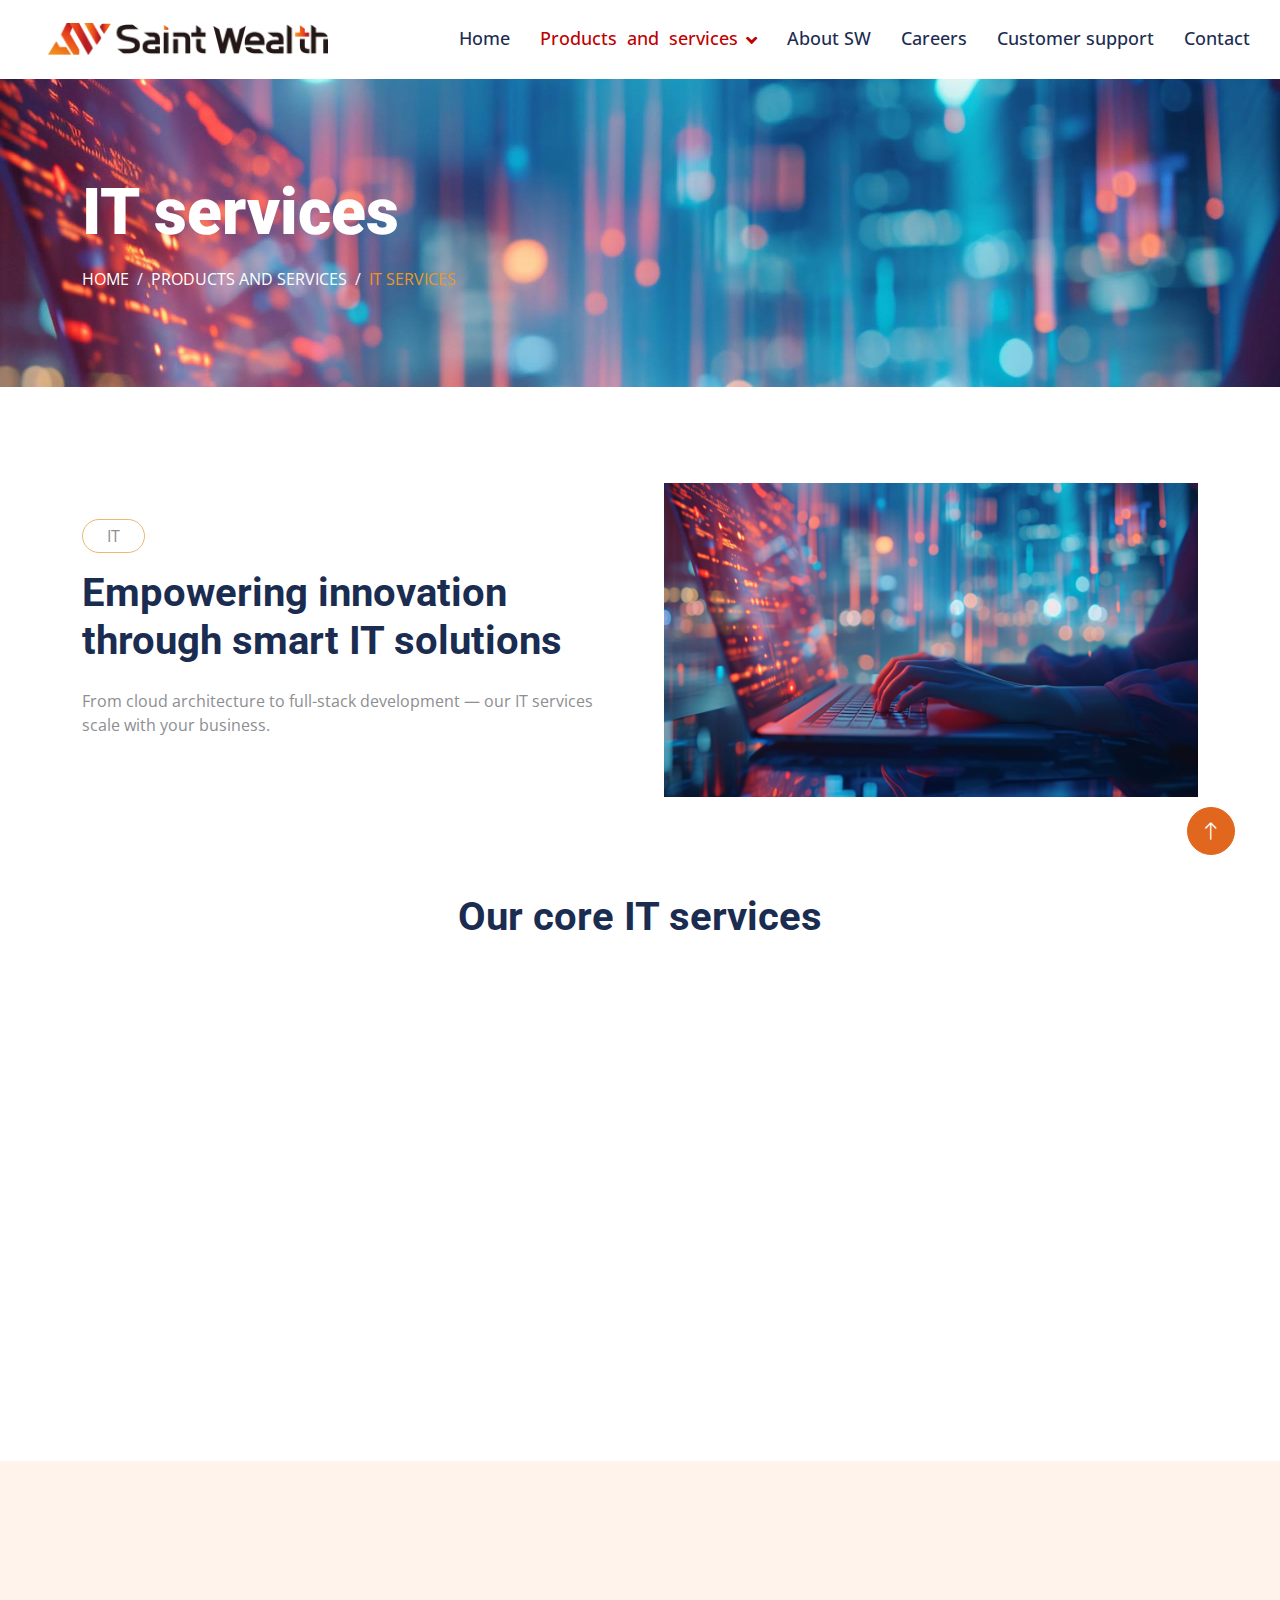
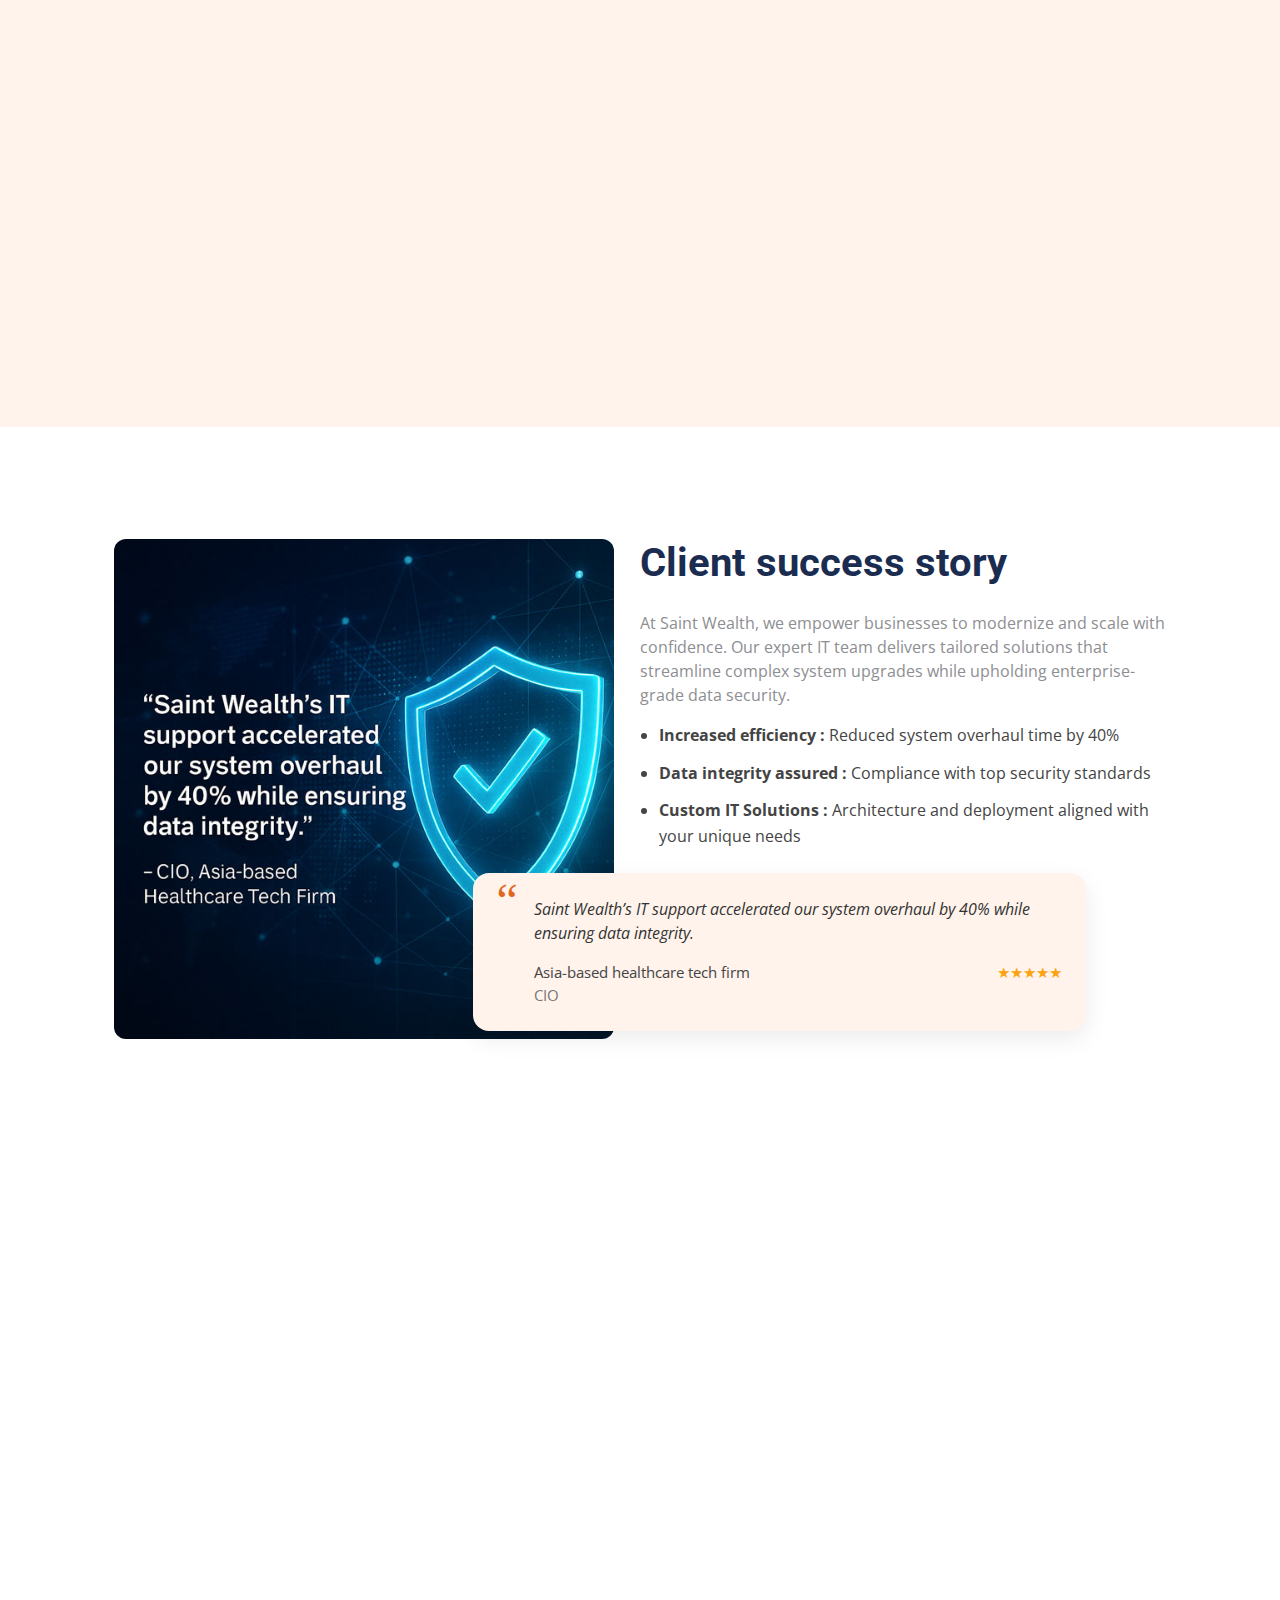
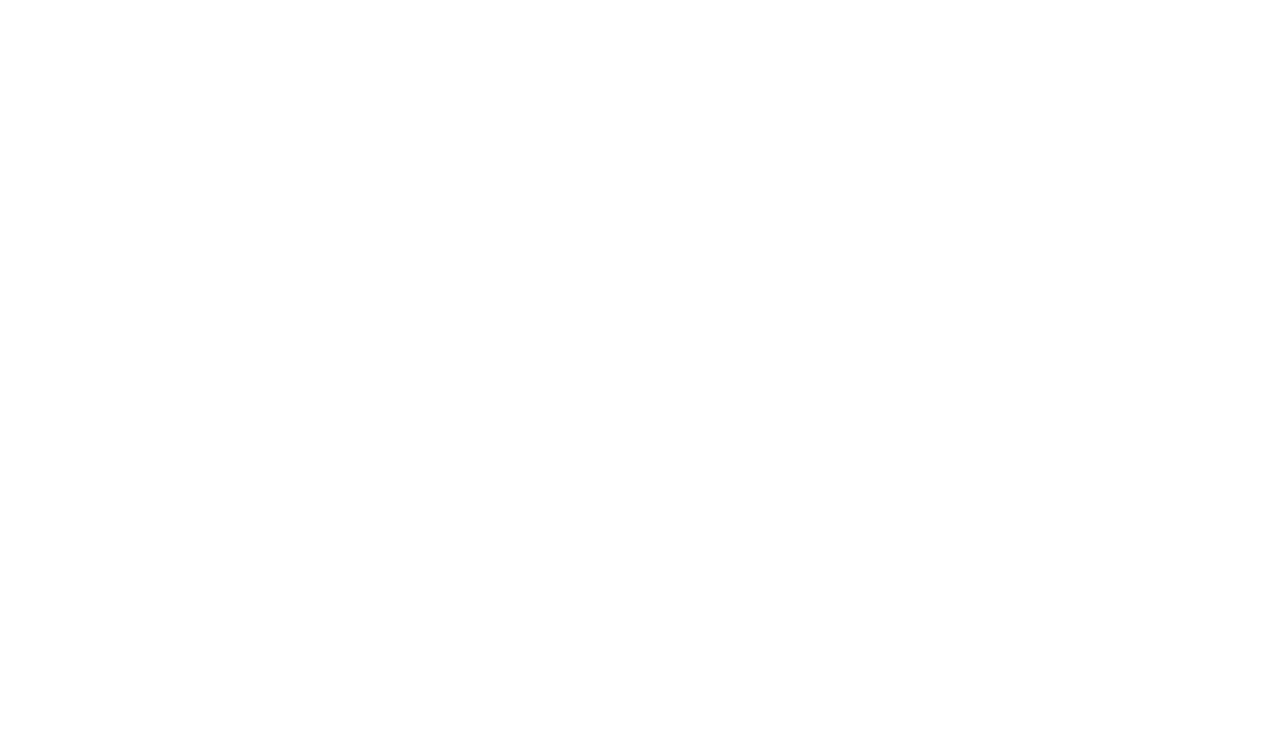
<file: IT_services.html>
<!DOCTYPE html>
<html lang="en">

<head>
    <meta charset="utf-8">
    <title>IT services | Products and services</title>
    <meta content="width=device-width, initial-scale=1.0" name="viewport">
    <meta content="" name="keywords">
    <meta content="" name="description">

    <!-- Favicon -->
    <link href="img/favicon.png" rel="icon">

    <!-- Google Web Fonts -->
    <link rel="preconnect" href="https://fonts.googleapis.com">
    <link rel="preconnect" href="https://fonts.gstatic.com" crossorigin>
    <link href="https://fonts.googleapis.com/css2?family=Open+Sans:wght@400;500&family=Roboto:wght@500;700;900&display=swap" rel="stylesheet"> 

    <!-- Icon Font Stylesheet -->
    <link href="https://cdnjs.cloudflare.com/ajax/libs/font-awesome/5.10.0/css/all.min.css" rel="stylesheet">
    <link href="https://cdn.jsdelivr.net/npm/bootstrap-icons@1.4.1/font/bootstrap-icons.css" rel="stylesheet">

    <!-- Libraries Stylesheet -->
    <link href="lib/animate/animate.min.css" rel="stylesheet">
    <link href="lib/owlcarousel/assets/owl.carousel.min.css" rel="stylesheet">
    <link href="lib/tempusdominus/css/tempusdominus-bootstrap-4.min.css" rel="stylesheet" />

    <!-- Customized Bootstrap Stylesheet -->
    <link href="css/bootstrap.min.css" rel="stylesheet">

    <!-- Template Stylesheet -->
    <link href="css/style.css" rel="stylesheet">
</head>

<body>
    <!-- Spinner Start -->
    <div id="spinner" class="show bg-white position-fixed translate-middle w-100 vh-100 top-50 start-50 d-flex align-items-center justify-content-center">
        <div class="spinner-grow text-primary" style="width: 3rem; height: 3rem;" role="status">
            <span class="sr-only">Loading...</span>
        </div>
    </div>
    <!-- Spinner End -->


    <!-- Topbar Start -->
    <!-- <div class="container-fluid bg-light p-0 wow fadeIn" data-wow-delay="0.1s">
        <div class="row gx-0 d-none d-lg-flex">
            <div class="col-lg-7 px-5 text-start">
                <div class="h-100 d-inline-flex align-items-center py-3 me-4">
                    <small class="fa fa-map-marker-alt text-primary me-2"></small>
                    <small>123 Street, New York, USA</small>
                </div>
                <div class="h-100 d-inline-flex align-items-center py-3">
                    <small class="far fa-clock text-primary me-2"></small>
                    <small>Mon - Fri : 09.00 AM - 09.00 PM</small>
                </div>
            </div>
            <div class="col-lg-5 px-5 text-end">
                <div class="h-100 d-inline-flex align-items-center py-3 me-4">
                    <small class="fa fa-phone-alt text-primary me-2"></small>
                    <small>+012 345 6789</small>
                </div>
                <div class="h-100 d-inline-flex align-items-center">
                    <a class="btn btn-sm-square rounded-circle bg-white text-primary me-1" href=""><i class="fab fa-facebook-f"></i></a>
                    <a class="btn btn-sm-square rounded-circle bg-white text-primary me-1" href=""><i class="fab fa-twitter"></i></a>
                    <a class="btn btn-sm-square rounded-circle bg-white text-primary me-1" href=""><i class="fab fa-linkedin-in"></i></a>
                    <a class="btn btn-sm-square rounded-circle bg-white text-primary me-0" href=""><i class="fab fa-instagram"></i></a>
                </div>
            </div>
        </div>
    </div> -->
    <!-- Topbar End -->


    <!-- Navbar Start -->
    <nav class="navbar navbar-expand-lg bg-white navbar-light sticky-top p-0 wow fadeIn" data-wow-delay="0.1s">
        <a href="index.html" class="navbar-brand d-flex align-items-center px-4 px-lg-5">
            <img src="img/sw_logo-1.png" style="width:280px;" alt="">
        </a>
        <button type="button" class="navbar-toggler me-4" data-bs-toggle="collapse" data-bs-target="#navbarCollapse">
            <span class="navbar-toggler-icon"></span>
        </button>
        <div class="collapse navbar-collapse" id="navbarCollapse">
            <div class="navbar-nav ms-auto p-4 p-lg-0">
                <a href="index.html" class="nav-item nav-link ">Home</a>
                
                <!-- <a href="products_service.html" class="nav-item nav-link active">Products&nbsp&nbspand&nbsp&nbspservices</a> -->


                <div class="nav-item dropdown">
                    <a href="products_service.html" class="nav-link dropdown-toggle active">Products&nbsp&nbspand&nbsp&nbspservices</a>
                    <div class="dropdown-menu rounded-0 rounded-bottom m-0">
                        <a href="artificial_intelligence.html" class="dropdown-item">Artificial intelligence</a>
                        <a href="financial_technology.html" class="dropdown-item">Financial technology</a>
                        <a href="#" class="dropdown-item active">IT services</a>
                        <a href="" class="dropdown-item">Software applications</a>
                        <a href="" class="dropdown-item">Game art design</a>
                        <a href="" class="dropdown-item">Information security</a>
                    </div>
                </div>


                <a href="about.html" class="nav-item nav-link">About&nbspSW</a>
                <!-- <div class="nav-item dropdown">
                    <a href="#" class="nav-link dropdown-toggle" data-bs-toggle="dropdown">Pages</a>
                    <div class="dropdown-menu rounded-0 rounded-bottom m-0">
                        <a href="feature.html" class="dropdown-item">Feature</a>
                        <a href="team.html" class="dropdown-item">Our Doctor</a>
                        <a href="appointment.html" class="dropdown-item">Appointment</a>
                        <a href="testimonial.html" class="dropdown-item">Testimonial</a>
                        <a href="404.html" class="dropdown-item">404 Page</a>
                    </div>
                </div> -->
                <a href="careers.html" class="nav-item nav-link">Careers</a>
                <a href="customer_support.html" class="nav-item nav-link">Customer support</a>
                <a href="contact.html" class="nav-item nav-link">Contact</a>
            </div>
            <!-- <a href="" class="btn btn-primary rounded-0 py-4 px-lg-5 d-none d-lg-block">Appointment<i class="fa fa-arrow-right ms-3"></i></a> -->
        </div>
    </nav>
    <!-- Navbar End -->


    <!-- Page Header Start -->
    <div class="container-fluid page-headerit py-5 mb-5 wow fadeIn" data-wow-delay="0.1s">
        <div class="container py-5">
            <h1 class="display-3 text-white mb-3 animated slideInDown">IT services</h1>
            <nav aria-label="breadcrumb animated slideInDown">
                <ol class="breadcrumb text-uppercase mb-0">
                    <li class="breadcrumb-item"><a class="text-white" href="index.html">Home</a></li>
                    <li class="breadcrumb-item"><a class="text-white" href="products_service.html">Products and services</a></li>
                    <li class="breadcrumb-item active" aria-current="page">IT services</li>
                </ol>
            </nav>
        </div>
    </div>
    <!-- Page Header End -->

    <!-- <div class="container-xxl py-5">
        <div class="container">
            <div class="text-center mx-auto mb-5 wow fadeInUp" data-wow-delay="0.1s" style="max-width: 800px;">
                
                <h1 class="mb-4">Smart Technology, Driving the Future</h1>
                <p class="mb-4">At Saint Wealth, we leverage artificial intelligence to drive industry innovation, offering AI solutions that span finance, healthcare, and business operations, helping you stay ahead in the digital era.</p>
            </div>
        </div>
    </div> -->

    <div class="container-fluid about py-5">
        <div class="container">
            <div class="row g-5 align-items-center">
                <div class="col-xl-6 wow fadeIn" data-wow-delay="0.1s">
                    <div>
                        <p class="d-inline-block border rounded-pill py-1 px-4">IT</p>
                        <h1 class="mb-4">Empowering innovation through smart IT solutions</h1>
                        <p class="mb-4">From cloud architecture to full-stack development — our IT services scale with your business.
                        </p>
                        
                    </div>
                </div>
                

                <div class="col-xl-6 wow fadeIn" data-wow-delay="0.5s">
                    <div class="bg-primary position-relative overflow-hidden">
                        <img class="img-fluid " src="img/products_it_top.jpg" alt="">
                    </div>
                </div>
            </div>
        </div>
    </div>







    <div class="">
    <div class="container-xxl py-5">
        <div class="container">
            <div class="text-center mx-auto mb-5">
            <h1 class="mb-4">Our core IT services</h1></div>

            <div class="col-lg-12 wow fadeIn" data-wow-delay="0.1s">
                <div class="">


                    <div class="row g-4">
                        <div class="col-lg-4 col-md-6 wow fadeInUp" data-wow-delay="0.1s">
                            <div class="border-new">
                                    <div><img class="img-fluid" src="img/cloud.jpg" alt="">
                                    </div>
                               <div class="p-4"><h4 class="mb-3">Cloud Infrastructure</h4>
                                <p>Scale fast with secure, cost-efficient, cloud-native systems (AWS, Azure, GCP).</p>
                            </div>
                        </div>
                    </div>

                    

                    <div class="col-lg-4 col-md-6 wow fadeInUp" data-wow-delay="0.1s">
                        <div class="border-new">
                                <div><img class="img-fluid" src="img/products_enterprise_system.jpg" alt="">
                                </div>
                           <div class="p-4"><h4 class="mb-3">Enterprise system integration</h4>
                            <p>Connect legacy and modern systems for seamless enterprise operations.</p>
                        </div>
                    </div>
                </div>


                <div class="col-lg-4 col-md-6 wow fadeInUp" data-wow-delay="0.1s">
                    <div class="border-new">
                            <div><img class="img-fluid" src="img/products_custom.jpg" alt="">
                            </div>
                       <div class="p-4"><h4 class="mb-3">Custom software development</h4>
                        <p>Full-cycle development services tailored to your workflow and goals.</p>
                    </div>
                </div>
            </div>


                   
                    
                    <!-- <div class="row g-4">
                        <div class="col-lg-4 col-md-6 wow fadeInUp" data-wow-delay="0.1s">
                            <div class="d-flex">
                                <div class="d-flex flex-shrink-0 justify-content-center">
                                    <i class="fa fa-n fa-key text-primary"  ></i>
                                </div>
                                <div class="ms-4">
                                    <h4 class="mb-2">Financial Technology Applications</h4>
                
                                </div>
                            </div>
                        </div>
                        <div class="col-lg-4 col-md-6 wow fadeInUp" data-wow-delay="0.3s">
                            <div class="d-flex">
                                <div class="d-flex flex-shrink-0 align-items-center justify-content-center bg-light" style="width: 75px; height: 75px;">
                                    <i class="fa fa-n fa-trophy text-primary"  ></i>
                                </div>
                                <div class="ms-4">
                                    <h4 class="mb-2">Expert team</h4>
                <p class="mb-0">Our global team of specialists and engineers brings expertise in AI, fintech, IT services, and cybersecurity, delivering top-tier solutions across industries.</p>
                                </div>
                            </div>
                        </div>
                        <div class="col-lg-4 col-md-6 wow fadeInUp" data-wow-delay="0.5s">
                            <div class="d-flex">
                                <div class="d-flex flex-shrink-0 align-items-center justify-content-center bg-light" style="width: 75px; height: 75px;">
                                    <i class="fa fa-n fa-crosshairs text-primary"></i>
                                </div>
                                <div class="ms-4">
                                    <h4 class="mb-2">Client-centric approach</h4>
                <p class="mb-0">We provide tailored solutions, deeply understanding each business’s unique needs to offer the most effective technical support and strategic guidance.</p>
                                </div>
                            </div>
                        </div>
                    </div> -->
                </div>
            </div>

        </div>
        </div>
    </div>


        <!-- Service Start -->
        <div class="container-fluid py-5 bg-light">
            <div class="container py-5">
                <div class="text-center mx-auto pb-5 wow fadeIn" data-wow-delay="0.2s" style="max-width: 800px;">
                    <!-- <h4 class="text-primary">FAQs</h4> -->
                    <h1 class="mb-4">Why choose Saint Wealth for IT services?</h1>
                    <!-- <p class="mb-0">Saint Wealth AI combines finance, technology, and analytics to deliver innovative solutions that improve efficiency, reduce costs, and drive business growth.
                    </p> -->
                </div>      

        <div class="row gy-4">
          <div class="col-md-6 col-lg-6 col-xl-3 wow fadeInUp" data-aos="fade-up" data-aos-delay="100">
            <div class="card-item">
                    <img class="img-fluid mb-4" src="img/proven_track.jpg" alt="">
                <div class="d-flex">
                    <h5>Proven track record with global clients</h5>
                    <!-- <p>To develop customized as customers' needs. We offer powerful and efficient software development
                      capabilities to fulfil the unique needs of customers and achieve the best experience of mobile
                      devices.</p> -->
                    <!-- <a href="software.html" class="readmore stretched-link">Read more ⇀<i class="bi bi-arrow-right"></i></a> -->
                </div>
              </div>
            </div>
            <div class="col-md-6 col-lg-6 col-xl-3 wow fadeInUp" data-aos="fade-up" data-aos-delay="100">
                <div class="card-item">
                        <img class="img-fluid mb-4" src="img/agile_development.jpg" alt="">
                    <div class="d-flex">
                        <h5> Agile development and quick deployment</h5>
                        <!-- <p>To develop customized as customers' needs. We offer powerful and efficient software development
                          capabilities to fulfil the unique needs of customers and achieve the best experience of mobile
                          devices.</p> -->
                        <!-- <a href="software.html" class="readmore stretched-link">Read more ⇀<i class="bi bi-arrow-right"></i></a> -->
                    </div>
                  </div>
                </div>
                <div class="col-md-6 col-lg-6 col-xl-3 wow fadeInUp" data-aos="fade-up" data-aos-delay="100">
                    <div class="card-item">
                            <img class="img-fluid mb-4" src="img/end-to-end.jpg" alt="">
                        <div class="d-flex">
                            <h5>End-to-end project management</h5>
                            <!-- <p>To develop customized as customers' needs. We offer powerful and efficient software development
                              capabilities to fulfil the unique needs of customers and achieve the best experience of mobile
                              devices.</p> -->
                            <!-- <a href="software.html" class="readmore stretched-link">Read more ⇀<i class="bi bi-arrow-right"></i></a> -->
                        </div>
                      </div>
                    </div>
                    <div class="col-md-6 col-lg-6 col-xl-3 wow fadeInUp" data-aos="fade-up" data-aos-delay="100">
                        <div class="card-item">
                                <img class="img-fluid mb-4" src="img/cybersecurity.jpg" alt="">
                            <div class="d-flex">
                                <h5>ISO-standard cybersecurity measures</h5>
                                <!-- <p>To develop customized as customers' needs. We offer powerful and efficient software development
                                  capabilities to fulfil the unique needs of customers and achieve the best experience of mobile
                                  devices.</p> -->
                                <!-- <a href="software.html" class="readmore stretched-link">Read more ⇀<i class="bi bi-arrow-right"></i></a> -->
                              
                            </div>
                          </div>
                        </div>
          </div>
                      
        
                
               
            </div>
        </div>


        <!-------------------------------------------------------------------------------------------------------------->

        <!-- <div class="container-xxl py-5">
            <div class="container">
            <div class="row g-5 align-items-center">
            <div class="col-lg-5">
                <h1 class="mb-4">Why choose Saint Wealth AI?</h1>
                <p class="mb-4">Saint Wealth AI combines finance, technology, and analytics to deliver innovative solutions that improve efficiency, reduce costs, and drive business growth.</p>
  
                
            
                <div class="testimonial-inline">
                  <div class="quote">“</div>
                  <div class="testimonial-text">
                    <p>
                      After implementing Saint Wealth's AI analytics system, our operational efficiency improved by 38%, and customer response rates increased by 62%.
                    </p>
                    <div class="author">
                      <div class="name">International financial institution<br><span class="title">Senior manager</span></div>
                      <div class="rating">★★★★★</div>
                    </div>
                  </div>
                </div>
              </div>



            <div class="col-lg-7">
                <div class="row g-4">
                    <div class="col-md-6">
                        <div class="row g-4">
                            <div class="col-12  wow fadeIn" data-wow-delay="0.1s">
                                <div class="service-item-detail d-flex flex-column justify-content-center text-center rounded">
                                    <div class="service-icon btn-square">
                                        <i class="fa fa-n fa-globe fa-2x"></i>
                                    </div>
                                    <h5 class="mb-3">Cross-tech</h5>
                                    <p>Saint Wealth AI blends finance, tech, and analytics to boost efficiency, cut costs, and drive growth.</p>
                                </div>
                            </div>
                            <div class="col-12 wow fadeIn" data-wow-delay="0.5s">
                                <div class="service-item-detail d-flex flex-column justify-content-center text-center rounded">
                                    <div class="service-icon btn-square">
                                        <i class="fa fa-n fa-cogs fa-2x"></i>
                                    </div>
                                    <h5 class="mb-3">Flexible scalability</h5>
                                    <p>Our platform scales seamlessly, integrating with systems and supporting future growth efficiently.</p>
                                    
                                </div>
                            </div>
                        </div>
                    </div>
                    <div class="col-md-6 pt-md-4">
                        <div class="row g-4">
                            <div class="col-12 wow fadeIn" data-wow-delay="0.3s">
                                <div class="service-item-detail d-flex flex-column justify-content-center text-center rounded">
                                    <div class="service-icon btn-square">
                                        <i class="fa fa-n fa-lock fa-2x"></i>
                                    </div>
                                    <h5 class="mb-3">Data secure</h5>
                                    <p>We protect your data with top-tier encryption and global security standards.</p>
                                    
                                </div>
                            </div>
                            <div class="col-12 wow fadeIn" data-wow-delay="0.7s">
                                <div class="service-item-detail d-flex flex-column justify-content-center text-center rounded">
                                    <div class="service-icon btn-square">
                                        <i class="fa fa-n fa-handshake fa-2x"></i>
                                    </div>
                                    <h5 class="mb-3">AI support</h5>
                                    <p>Expert AI guidance from strategy to execution, ensuring seamless integration and lasting impact.</p>
                                    
                                </div>
                            </div>
                        </div>
                    </div>
                </div>
            </div>
          
          </section>
        </div>
    </div>
    
    <div class="container-fluid py-5">
        <div class="container py-5">
            <div class="mx-auto text-center wow fadeIn" data-wow-delay="0.1s" style="max-width: 500px;">
                <h1 class="mb-4">Services iteams</h1>
            </div>
            <div class="row g-4">
                <div class="col-lg-4 wow fadeIn" data-wow-delay="0.3s">
                    <div class="case-item position-relative overflow-hidden rounded mb-2">
                        <img class="img-fluid" src="img/customized.jpg" alt="">
                        <a class="case-overlay text-decoration-none" href="">
                            <h4 class="text-white mb-3">Customized AI system construction
                            </h4>
                        </a>
                    </div>
                </div>
                <div class="col-lg-4 wow fadeIn" data-wow-delay="0.5s">
                    <div class="case-item position-relative overflow-hidden rounded mb-2">
                        <img class="img-fluid" src="img/machinelearning.jpg" alt="">
                        <a class="case-overlay text-decoration-none" href="">
                            <h4 class="text-white mb-3">Machine learning model development
                            </h4>
                        </a>
                    </div>
                </div>
                <div class="col-lg-4 wow fadeIn" data-wow-delay="0.7s">
                    <div class="case-item position-relative overflow-hidden rounded mb-2">
                        <img class="img-fluid" src="img/aiadvisor.jpg" alt="">
                        <a class="case-overlay text-decoration-none" href="">
                            <h4 class="text-white mb-3">AI advisor and import assessment
                            </h4>
                        </a>
                    </div>
                </div>


                <div class="col-lg-6 wow fadeIn" data-wow-delay="0.7s">
                    <div class="case-item position-relative overflow-hidden rounded mb-2">
                        <img class="img-fluid" src="img/datavisualization.jpg" alt="">
                        <a class="case-overlay text-decoration-none" href="">
                            <h4 class="text-white mb-3">Data visualization and decision-making system
                            </h4>
                        </a>
                    </div>
                </div>

                <div class="col-lg-6 wow fadeIn" data-wow-delay="0.7s">
                    <div class="case-item position-relative overflow-hidden rounded mb-2">
                        <img class="img-fluid" src="img/api.jpg" alt="">
                        <a class="case-overlay text-decoration-none" href="">
                            <h4 class="text-white mb-3">API connection and system integration
                            </h4>
                        </a>
                    </div>
                </div>

            </div>
        </div>
    </div>
</div> -->

<!-- ----------------------------------------------------------------------------------------------------------- -->

    <!-- Testimonial Start -->
    <!-- <div class="container-xxl py-5">
        <div class="container">
            <div class="text-center mx-auto mb-5 wow fadeInUp" data-wow-delay="0.1s" style="max-width: 600px;">
                <p class="d-inline-block border rounded-pill py-1 px-4">Testimonial</p>
                <h1>What Say Our Patients!</h1>
            </div>
            <div class="owl-carousel testimonial-carousel wow fadeInUp" data-wow-delay="0.1s">
                <div class="testimonial-item text-center">
                    <img class="img-fluid bg-light rounded-circle p-2 mx-auto mb-4" src="img/testimonial-1.jpg" style="width: 100px; height: 100px;">
                    <div class="testimonial-text rounded text-center p-4">
                        <p>Clita clita tempor justo dolor ipsum amet kasd amet duo justo duo duo labore sed sed. Magna ut diam sit et amet stet eos sed clita erat magna elitr erat sit sit erat at rebum justo sea clita.</p>
                        <h5 class="mb-1">Patient Name</h5>
                        <span class="fst-italic">Profession</span>
                    </div>
                </div>
                <div class="testimonial-item text-center">
                    <img class="img-fluid bg-light rounded-circle p-2 mx-auto mb-4" src="img/testimonial-2.jpg" style="width: 100px; height: 100px;">
                    <div class="testimonial-text rounded text-center p-4">
                        <p>Clita clita tempor justo dolor ipsum amet kasd amet duo justo duo duo labore sed sed. Magna ut diam sit et amet stet eos sed clita erat magna elitr erat sit sit erat at rebum justo sea clita.</p>
                        <h5 class="mb-1">Patient Name</h5>
                        <span class="fst-italic">Profession</span>
                    </div>
                </div>
                <div class="testimonial-item text-center">
                    <img class="img-fluid bg-light rounded-circle p-2 mx-auto mb-4" src="img/testimonial-3.jpg" style="width: 100px; height: 100px;">
                    <div class="testimonial-text rounded text-center p-4">
                        <p>Clita clita tempor justo dolor ipsum amet kasd amet duo justo duo duo labore sed sed. Magna ut diam sit et amet stet eos sed clita erat magna elitr erat sit sit erat at rebum justo sea clita.</p>
                        <h5 class="mb-1">Patient Name</h5>
                        <span class="fst-italic">Profession</span>
                    </div>
                </div>
            </div>
        </div>
    </div> -->
    <!-- Testimonial End -->





    <div class="container-xxl py-5">
        <div class="container">
    <section class="section">
        <div class="image">
          <img src="img/client.jpg" alt="">
        </div>
        <div class="content">
          <h1 class="mb-4">Client success story</h1>
          <p>At Saint Wealth, we empower businesses to modernize and scale with confidence. Our expert IT team delivers tailored solutions that streamline complex system upgrades while upholding enterprise-grade data security.</p>
          <ul>
            <li><strong> Increased efficiency :</strong> Reduced system overhaul time by 40%</li>
            <li><strong> Data integrity assured :</strong> Compliance with top security standards</li>
            <li><strong> Custom IT Solutions :</strong> Architecture and deployment aligned with your unique needs</li>
          </ul>
          <div class="testimonial-inline">
            <div class="quote">“</div>
            <div class="testimonial-text">
              <p>
                Saint Wealth’s IT support accelerated our system overhaul by 40% while ensuring data integrity.
              </p>
              <div class="author">
                <div class="name">Asia-based healthcare tech firm<br><span class="title">CIO</span></div>
                <div class="rating">★★★★★</div>
              </div>
            </div>
          </div>
        </div>
      </section>
    </div>
    </div>




    <div class="container-fluid">
        <div class="container">
            <div class="mx-auto text-center mb-5 wow fadeIn" data-wow-delay="0.1s" style="max-width: 500px;">
                <h1 class="mb-4">Industries we support</h1>
            </div>
            <div class="row g-4">
                <div class="col-lg-6 wow fadeIn" data-wow-delay="0.3s">
                    <div class="case-item position-relative overflow-hidden rounded mb-2">
                        <img class="img-fluid" src="img/healthcare_it.jpg" alt="">
                        <a class="case-overlay text-decoration-none" href="">
                            <!-- <small>Robotic Automation</small> -->
                            <h4 class="text-white">Healthcare IT
                            </h4>
                        </a>
                    </div>
                </div>
                <div class="col-lg-6 wow fadeIn" data-wow-delay="0.5s">
                    <div class="case-item position-relative overflow-hidden rounded mb-2">
                        <img class="img-fluid" src="img/ecommerce_it.jpg" alt="">
                        <a class="case-overlay text-decoration-none" href="">
                            <!-- <small>Robotic Automation</small> -->
                            <h4 class="text-white">Retail and eCommerce
                            </h4>
                        </a>
                    </div>
                </div>
                <div class="col-lg-4 wow fadeIn" data-wow-delay="0.7s">
                    <div class="case-item position-relative overflow-hidden rounded mb-2">
                        <img class="img-fluid" src="img/manufacturing.jpg" alt="">
                        <a class="case-overlay text-decoration-none" href="">
                            <!-- <small>Robotic Automation</small> -->
                            <h4 class="text-white">Manufacturing systems
                            </h4>
                        </a>
                    </div>
                </div>


                <div class="col-lg-4 wow fadeIn" data-wow-delay="0.7s">
                    <div class="case-item position-relative overflow-hidden rounded mb-2">
                        <img class="img-fluid" src="img/fintech.jpg" alt="">
                        <a class="case-overlay text-decoration-none" href="">
                            <!-- <small>Robotic Automation</small> -->
                            <h4 class="text-white">Fintech integration
                            </h4>
                        </a>
                    </div>
                </div>

                <div class="col-lg-4 wow fadeIn" data-wow-delay="0.7s">
                    <div class="case-item position-relative overflow-hidden rounded mb-2">
                        <img class="img-fluid" src="img/mobile_app_ecosystems.jpg" alt="">
                        <a class="case-overlay text-decoration-none" href="">
                            <!-- <small>Robotic Automation</small> -->
                            <h4 class="text-white">Mobile app ecosystems
                            </h4>
                        </a>
                    </div>
                </div>

            </div>
        </div>
    </div>






    <!-- <div class="container-xxl py-5">
        <div class="text-center mx-auto mb-5">
            <h1 class="mb-4">Service items</h1></div>
    <div class="row row-30 row-xxl-55">
      <div class="col-md-4 feature-icon p-4">
        <div class="">
          <div class="unit-left">
              <img src="img/businessLeftIcon.png" width="" alt="">
            </div>
          <div class="">
            <h4 class="mb-3">Data center</h4>
          </div>
        </div>
      </div>
      <div class="col-md-4">
        <div class="blurb-minimal unit unit-spacing-sm flex-column flex-lg-row">
          <div class="unit-left">
            <img src="img/businessLeftIcon.png" width="" alt="">
            </div>
          <div class="unit-body">
            <h4 class="mb-3">Cloud platform</h4>
          </div>
        </div>
      </div>

      <div class="col-md-4">
        <div class="blurb-minimal unit unit-spacing-sm flex-column flex-lg-row">
          <div class="unit-left">
            <img src="img/businessLeftIcon.png" width="" alt="">
          </div>
          <div class="unit-body">
            <h4 class="mb-3">Service containerization</h4>
          </div>
        </div>
      </div>
      <div class="col-md-4">
        <div class="blurb-minimal unit unit-spacing-sm flex-column flex-lg-row">
          <div class="unit-left">
            <img src="img/businessLeftIcon.png" width="" alt="">
          </div>
          <div class="unit-body">
            <h4 class="mb-3">Big data architecture</h4>
          </div>
        </div>
      </div>

      <div class="col-md-4">
        <div class="blurb-minimal unit unit-spacing-sm flex-column flex-lg-row">
          <div class="unit-left">
            <img src="img/businessLeftIcon.png" width="" alt="">
          </div>
          <div class="unit-body">
            <h4 class="mb-3">Information security management</h4>
          </div>
        </div>
      </div>

      <div class="col-md-4">
        <div class="blurb-minimal unit unit-spacing-sm flex-column flex-lg-row">
          <div class="unit-left">
            <img src="img/businessLeftIcon.png" width="" alt="">
          </div>
          <div class="unit-body">
            <h4 class="mb-3">Data privacy management</h4>
          </div>
        </div>
      </div>
    </div> </div> -->


        

    <!-- Footer Start -->
    <div class="container-fluid bg-dark text-light-footer footer mt-5 pt-5 wow fadeIn" data-wow-delay="0.1s">
        <div class="container py-5">
            <div class="row g-5">
                <div class="col-lg-3 col-md-6">
                    <a href="index.html" class="navbar-brand d-flex align-items-center mb-4">
                        <img src="img/sw_logo-1-w.png" style="width:260px;" alt="">
                    </a>
                    <!-- <h5 class="text-light mb-4">Address</h5> -->
                    <p>Saint Wealth is a company focused on technological innovation. With advanced technology and a professional technical team, we provide customized solutions to clients worldwide.</p>
                    <!-- <p class="mb-2"><i class="fa fa-map-marker-alt me-3"></i>123 Street, New York, USA</p>
                    <p class="mb-2"><i class="fa fa-phone-alt me-3"></i>+012 345 67890</p>
                    <p class="mb-2"><i class="fa fa-envelope me-3"></i>info@example.com</p>
                    <div class="d-flex pt-2">
                        <a class="btn btn-outline-light btn-social rounded-circle" href=""><i class="fab fa-twitter"></i></a>
                        <a class="btn btn-outline-light btn-social rounded-circle" href=""><i class="fab fa-facebook-f"></i></a>
                        <a class="btn btn-outline-light btn-social rounded-circle" href=""><i class="fab fa-youtube"></i></a>
                        <a class="btn btn-outline-light btn-social rounded-circle" href=""><i class="fab fa-linkedin-in"></i></a>
                    </div> -->
                </div>
                <div class="col-lg-3 col-md-6">
                    <h5 class="text-light-tittle mb-4">Services</h5>
                    <a class="btn btn-link" href="">Artificial intelligence</a>
                    <a class="btn btn-link" href="">Financial technology</a>
                    <a class="btn btn-link" href="">IT services</a>
                    <a class="btn btn-link" href="">Software applications</a>
                    <a class="btn btn-link" href="">Game art design</a>
                    <a class="btn btn-link" href="">Information security</a>
                </div>
                <div class="col-lg-3 col-md-6">
                    <h5 class="text-light-tittle mb-4">Quick links</h5>
                    <a class="btn btn-link" href="about.html">About SW</a>
                    <a class="btn btn-link" href="careers.html">Careers</a>
                    <a class="btn btn-link" href="customer_support.html">Customer support</a>
                    <a class="btn btn-link" href="products_service.html#process">Process</a>
                </div>
                <div class="col-lg-3 col-md-6">
                    <h5 class="text-light-tittle mb-4">Contact</h5>
                    <h5 style="color:#FFFFFF;">Let’s build a digital future together!</h5>
                    <div class="position-relative mx-auto" style="max-width: 400px;">
                        <a class="btn btn-primary mt-3  py-2 top-0 end-0 me-2" href="contact.html">Contact us</a>  
                    </div>
                </div>
            </div>
        </div>
        <div class="container">
            <div class="copyright">
                <div class="row">
                    <div class="col-md-6 text-center text-md-start mb-3 mb-md-0 text-light">
                        &copy; SAINT WEALTH LTD., All Right Reserved.
                    </div>
                    
                </div>
            </div>
        </div>
    </div>
    <!-- Footer End -->


    <!-- Back to Top -->
    <a href="#" class="btn btn-lg btn-primary btn-lg-square rounded-circle back-to-top"><i class="bi bi-arrow-up"></i></a>


    <!-- JavaScript Libraries -->
    <script src="https://code.jquery.com/jquery-3.4.1.min.js"></script>
    <script src="https://cdn.jsdelivr.net/npm/bootstrap@5.0.0/dist/js/bootstrap.bundle.min.js"></script>
    <script src="lib/wow/wow.min.js"></script>
    <script src="lib/easing/easing.min.js"></script>
    <script src="lib/waypoints/waypoints.min.js"></script>
    <script src="lib/counterup/counterup.min.js"></script>
    <script src="lib/owlcarousel/owl.carousel.min.js"></script>
    <script src="lib/tempusdominus/js/moment.min.js"></script>
    <script src="lib/tempusdominus/js/moment-timezone.min.js"></script>
    <script src="lib/tempusdominus/js/tempusdominus-bootstrap-4.min.js"></script>

    <!-- Template Javascript -->
    <script src="js/main.js"></script>
</body>

</html>
</file>
<file: css/style.css>
/********** Template CSS **********/
:root {
    --primary: #e1671f;
    /* --primary: #c00000; */
    --light: #EFF5FF;
    --dark: #1B2C51;
}

.fw-medium {
    font-weight: 500 !important;
}

.fw-bold {
    font-weight: 700 !important;
}

.fw-black {
    font-weight: 900 !important;
}

.back-to-top {
    position: fixed;
    display: none;
    right: 45px;
    bottom: 45px;
    z-index: 99;
}


/*** Spinner ***/
#spinner {
    opacity: 0;
    visibility: hidden;
    transition: opacity .5s ease-out, visibility 0s linear .5s;
    z-index: 99999;
}

#spinner.show {
    transition: opacity .5s ease-out, visibility 0s linear 0s;
    visibility: visible;
    opacity: 1;
}


/*** Button ***/
.btn {
    font-weight: 500;
    transition: .5s;
}

.btn.btn-primary,
.btn.btn-secondary {
    color: #FFFFFF;
}

.btn-square {
    width: 38px;
    height: 38px;
}

.btn-sm-square {
    width: 32px;
    height: 32px;
}

.btn-lg-square {
    width: 48px;
    height: 48px;
}

.btn-square,
.btn-sm-square,
.btn-lg-square {
    padding: 0;
    display: flex;
    align-items: center;
    justify-content: center;
    font-weight: normal;
}


/*** Navbar ***/
.navbar .dropdown-toggle::after {
    border: none;
    content: "\f107";
    font-family: "Font Awesome 5 Free";
    font-weight: 900;
    vertical-align: middle;
    margin-left: 8px;
}

.navbar .navbar-nav .nav-link {
    margin-right: 30px;
    padding: 25px 0;
    color: #FFFFFF;
    /* font-size: 15px; */
    font-size: 18px;
    font-weight: 500;
    /* text-transform: uppercase; */
    outline: none;
}

.navbar .navbar-nav .nav-link:hover,
.navbar .navbar-nav .nav-link.active {
    color: #c00000;
    /* color: var(--primary); */
}

@media (max-width: 991.98px) {
    .navbar .navbar-nav .nav-link  {
        margin-right: 0;
        padding: 10px 0;
    }

    .navbar .navbar-nav {
        border-top: 1px solid #EEEEEE;
    }
}

.navbar .navbar-brand,
.navbar a.btn {
    height: 75px;
}

.navbar .navbar-nav .nav-link {
    color: var(--dark);
    font-weight: 500;
}

.navbar.sticky-top {
    top: -100px;
    transition: .5s;
}

@media (min-width: 992px) {
    .navbar .nav-item .dropdown-menu {
        display: block;
        border: none;
        margin-top: 0;
        top: 150%;
        opacity: 0;
        visibility: hidden;
        transition: .5s;
    }

    .navbar .nav-item:hover .dropdown-menu {
        top: 100%;
        visibility: visible;
        transition: .5s;
        opacity: 1;
    }
}


/*** Header ***/
.header-carousel .owl-carousel-text {
    position: absolute;
    width: 100%;
    height: 100%;
    padding: 3rem;
    top: 0;
    left: 0;
    display: flex;
    align-items: center;
    justify-content: center;
    text-shadow: 0 0 30px rgba(0, 0, 0, .1);
}

.header-carousel .owl-nav {
    position: absolute;
    width: 200px;
    height: 45px;
    bottom: 30px;
    left: 50%;
    transform: translateX(-50%);
    display: flex;
    justify-content: space-between;
}

.header-carousel .owl-nav .owl-prev,
.header-carousel .owl-nav .owl-next {
    width: 45px;
    height: 45px;
    display: flex;
    align-items: center;
    justify-content: center;
    color: #FFFFFF;
    background: transparent;
    border: 1px solid #FFFFFF;
    border-radius: 45px;
    font-size: 22px;
    transition: .5s;
}

.header-carousel .owl-nav .owl-prev:hover,
.header-carousel .owl-nav .owl-next:hover {
    background: var(--primary);
    border-color: var(--primary);
}

.header-carousel .owl-dots {
    position: absolute;
    height: 45px;
    bottom: 30px;
    left: 50%;
    transform: translateX(-50%);
    display: flex;
    align-items: center;
    justify-content: center;
}

.header-carousel .owl-dot {
    position: relative;
    display: inline-block;
    margin: 0 5px;
    width: 15px;
    height: 15px;
    background: transparent;
    border: 1px solid #FFFFFF;
    border-radius: 15px;
    transition: .5s;
}

.header-carousel .owl-dot::after {
    position: absolute;
    content: "";
    width: 5px;
    height: 5px;
    top: 4px;
    left: 4px;
    background: #FFFFFF;
    border-radius: 5px;
}

.header-carousel .owl-dot.active {
    background: var(--primary);
    border-color: var(--primary);
}

.page-header {
    background: url(../img/header-page.jpg) top center no-repeat;
    background-size: cover;
    text-shadow: 0 0 30px rgba(0, 0, 0, .1);
}


.page-header1 {
    background: url(../img/header-ai-page.jpg) top center no-repeat;
    background-size: cover;
    text-shadow: 0 0 30px rgba(0, 0, 0, .1);
}

.page-headerfina {
    background: url(../img/header-fina-page.jpg) top center no-repeat;
    background-size: cover;
    text-shadow: 0 0 30px rgba(0, 0, 0, .1);
}

.page-headerit {
    background: url(../img/header-it-page.jpg) top center no-repeat;
    background-size: cover;
    text-shadow: 0 0 30px rgba(0, 0, 0, .1);
}


.page-headersoft {
    background: url(../img/header-software-page.jpg) top center no-repeat;
    background-size: cover;
    text-shadow: 0 0 30px rgba(0, 0, 0, .1);
}


.page-headergame {
    background: url(../img/header-game-page.jpg) top center no-repeat;
    background-size: cover;
    text-shadow: 0 0 30px rgba(0, 0, 0, .1);
}



.breadcrumb-item + .breadcrumb-item::before {
    color: var(--light);
}


/*** Service ***/
.service-item {
    transition: .5s;
}

.service-item:hover {
    margin-top: -10px;
    box-shadow: 0 .5rem 1.5rem rgba(0, 0, 0, .08);
}

.service-item .btn {
    width: 40px;
    height: 40px;
    display: inline-flex;
    align-items: center;
    background: #FFFFFF;
    border-radius: 40px;
    white-space: nowrap;
    overflow: hidden;
    transition: .5s;
}

.service-item:hover .btn {
    width: 140px;
}


/*** Feature ***/
@media (min-width: 992px) {
    .container.feature {
        max-width: 100% !important;
    }

    .feature-text  {
        padding-left: calc(((100% - 960px) / 2) + .75rem);
    }
}

@media (min-width: 1200px) {
    .feature-text  {
        padding-left: calc(((100% - 1140px) / 2) + .75rem);
    }
}

@media (min-width: 1400px) {
    .feature-text  {
        padding-left: calc(((100% - 1320px) / 2) + .75rem);
    }
}


/*** Team ***/
/* .team-item img {
    position: relative;
    top: 0;
    transition: .5s;
} */

/* .team-item:hover img {
    top: -30px;
} */


.team-item:hover {
    margin-top: -10px;
    box-shadow: 0 .5rem 1.5rem rgba(0, 0, 0, .08);
    transition: .5s;
}

.team-item .team-text {
    position: relative;
    height: 100px;
    transition: .5s;
}




/* .team-item:hover {
    margin-top: -10px;
    box-shadow: 0 .5rem 1.5rem rgba(0, 0, 0, .08);
} */

.team-item{
transition: .5s;
}
/* .team-item:hover .team-text {
    margin-top: -60px;
    height: 160px;
} */

.team-item .team-text .team-social {
    opacity: 0;
    transition: .5s;
}

.team-item:hover .team-text .team-social {
    opacity: 1;
}

.team-item .team-social .btn {
    display: inline-flex;
    color: var(--primary);
    background: #FFFFFF;
    border-radius: 40px;
}

/* .team-item .team-social .btn:hover {
    color: #FFFFFF;
    background: var(--primary);
} */


/*** Appointment ***/
.bootstrap-datetimepicker-widget.bottom {
    top: auto !important;
}

.bootstrap-datetimepicker-widget .table * {
    border-bottom-width: 0px;
}

.bootstrap-datetimepicker-widget .table th {
    font-weight: 500;
}

.bootstrap-datetimepicker-widget.dropdown-menu {
    padding: 10px;
    border-radius: 2px;
}

.bootstrap-datetimepicker-widget table td.active,
.bootstrap-datetimepicker-widget table td.active:hover {
    background: var(--primary);
}

.bootstrap-datetimepicker-widget table td.today::before {
    border-bottom-color: var(--primary);
}


/*** Testimonial ***/
.testimonial-carousel::before {
    position: absolute;
    content: "";
    top: 0;
    left: 0;
    height: 100%;
    width: 0;
    background: linear-gradient(to right, rgba(255, 255, 255, 1) 0%, rgba(255, 255, 255, 0) 100%);
    z-index: 1;
}

.testimonial-carousel::after {
    position: absolute;
    content: "";
    top: 0;
    right: 0;
    height: 100%;
    width: 0;
    background: linear-gradient(to left, rgba(255, 255, 255, 1) 0%, rgba(255, 255, 255, 0) 100%);
    z-index: 1;
}

@media (min-width: 768px) {
    .testimonial-carousel::before,
    .testimonial-carousel::after {
        width: 200px;
    }
}

@media (min-width: 992px) {
    .testimonial-carousel::before,
    .testimonial-carousel::after {
        width: 300px;
    }
}

/* Testimonial右邊底色 */
.testimonial-carousel .owl-item .testimonial-text {
    background:#ffe8c8 ;
    /* background: var(--light); */
    transform: scale(.8);
    transition: .5s;
}

.testimonial-carousel .owl-item.center .testimonial-text {
    background: var(--primary);
    transform: scale(1);
}

.testimonial-carousel .owl-item .testimonial-text *,
.testimonial-carousel .owl-item .testimonial-item img {
    transition: .5s;
}

.testimonial-carousel .owl-item.center .testimonial-text * {
    color: var(--light) !important;
}

.testimonial-carousel .owl-item.center .testimonial-item img {
    background: var(--primary) !important;
} 

.testimonial-carousel .owl-nav {
    position: absolute;
    width: 350px;
    top: 15px;
    left: 50%;
    transform: translateX(-50%);
    display: flex;
    justify-content: space-between;
    opacity: 0;
    transition: .5s;
    z-index: 1;
}

.testimonial-carousel:hover .owl-nav {
    width: 300px;
    opacity: 1;
}

.testimonial-carousel .owl-nav .owl-prev,
.testimonial-carousel .owl-nav .owl-next {
    position: relative;
    color: var(--primary);
    font-size: 45px;
    transition: .5s;
}

.testimonial-carousel .owl-nav .owl-prev:hover,
.testimonial-carousel .owl-nav .owl-next:hover {
    color: var(--dark);
}


/*** Footer ***/
.footer .btn.btn-social {
    margin-right: 5px;
    width: 35px;
    height: 35px;
    display: flex;
    align-items: center;
    justify-content: center;
    color: var(--light);
    border: 1px solid #FFFFFF;
    transition: .3s;
}

.footer .btn.btn-social:hover {
    color: var(--primary);
}

.footer .btn.btn-link {
    display: block;
    margin-bottom: 5px;
    padding: 0;
    text-align: left;
    color: #FFFFFF;
    font-size: 15px;
    font-weight: normal;
    /* text-transform: capitalize; */
    transition: .3s;
}

.footer .btn.btn-link::before {
    position: relative;
    content: "\f105";
    font-family: "Font Awesome 5 Free";
    font-weight: 900;
    margin-right: 10px;
}

.footer .btn.btn-link:hover {
    /* color: var(--primary); */
    color: #eb982a;
    letter-spacing: 1px;
    box-shadow: none;
}

.footer .copyright {
    padding: 25px 0;
    font-size: 15px;
    border-top: 1px solid rgba(256, 256, 256, .1);
}

.footer .copyright a {
    color: var(--light);
}

.footer .copyright a:hover {
    color: var(--primary);
}


/*** Roadmap ***/
.roadmap-carousel {
    position: relative;
}

.roadmap-carousel::before {
    position: absolute;
    content: "";
    height: 0;
    width: 100%;
    top: 20px;
    left: 0;
    border-top: 2px dashed #999999;
}

.roadmap-carousel .roadmap-item .roadmap-point {
    position: absolute;
    width: 30px;
    height: 30px;
    top: 6px;
    left: 50%;
    margin-left: -15px;
    background: #FFFFFF;
    border: 2px solid #c00000;
    /* border: 2px solid var(--primary); */
    transform: rotate(45deg);
    display: flex;
    align-items: center;
    justify-content: center;
}

.roadmap-carousel .roadmap-item .roadmap-point span {
    display: block;
    width: 18px;
    height: 18px;
    background: #c00000;
    /* background: var(--primary); */
}

.roadmap-carousel .roadmap-item {
    position: relative;
    padding-top: 150px;
    /* text-align: center; */
    margin-right: 10px;
}

.roadmap-carousel .roadmap-item::before {
    position: absolute;
    content: "";
    width: 0;
    height: 115px;
    top: 0;
    left: 50%;
    transform: translateX(-50%);
    border-right: 2px dashed #999999;
}

.roadmap-carousel .roadmap-item::after {
    position: absolute;
    content: "";
    width: 14px;
    height: 14px;
    top: 111px;
    left: 50%;
    margin-left: -7px;
    transform: rotate(45deg);
    background: #c00000;
    /* background: var(--primary); */
}

.roadmap-carousel .roadmap-item .process{
    color: rgb(255, 255, 255);
    /* text-align: center; */
    background-color: #c00000;
}


.roadmap-carousel .owl-nav {
    margin-top: 40px;
    display: flex;
    justify-content: center;
}

.roadmap-carousel .owl-nav .owl-prev,
.roadmap-carousel .owl-nav .owl-next {
    margin: 0 12px;
    width: 50px;
    height: 50px;
    display: flex;
    align-items: center;
    justify-content: center;
    border-radius: 50px;
    font-size: 22px;
    color: var(--light);
    background: var(--primary);
    transition: .5s;
}

.roadmap-carousel .owl-nav .owl-prev:hover,
.roadmap-carousel .owl-nav .owl-next:hover {
    color: white;
    background: #eb982a;
}


.add {
    display: -webkit-box;
    text-overflow: ellipsis;
    -webkit-box-orient: vertical;
    -webkit-line-clamp: 3;
    overflow: hidden;
}

.add2 {
    display: -webkit-box;
    text-overflow: ellipsis;
    -webkit-box-orient: vertical;
    -webkit-line-clamp: 2;
    overflow: hidden;
}

 
@media(min-width: 1200px) {
    .header span {
        font-size: 2rem;
        font-family: "Roboto", sans-serif;
        font-weight: 700;
        line-height: 1.2;
        margin-top: 0;
    }
}

.fa {
    font-size: 20px;
    font-weight: 600
}

.fa-n {
    font-size: 32px;
    font-weight: 600
}

.text-light-footer {
    color: #e4cfb5 !important;
}

.text-light-tittle {
    color: #eb982a !important;
}

.btn-primary:hover {
    color: #fff;
    background-color:#eb982a;
    border-color: #eb982a;
}

.breadcrumb-item.active {
    color: #eb982a;
}


.btn-check:focus+.btn-primary, .btn-primary:focus {
    color: #fff;
    background-color: #eb982a;
    border-color: #eb982a !important;
    box-shadow: #eb982a !important;
}

.border-bottom1{
border-bottom: 0px solid rgba(0, 0, 0, 0.125)!important;
}

.m-t{
    margin-top: 35px;
}

.border-new {
    border: 1px solid #ebb975;
}


.service-item-detail {
    position: relative;
    padding: 45px 30px;
    background: #FFFFFF;
    transition: .5s;
}

.service-item-detail:hover .service-icon {
    background: #fff3ec;
}

.service-item-detail:hover {
    background: #eb982a;
    color: #FFFFFF;
}

.service-item-detail:hover h5 {
    color: #FFFFFF;
}

.service-item-detail .service-icon {
    margin: 0 auto 20px auto;
    width: 90px;
    height: 90px;
    color: var(--primary);
    background: #fff3ec ;
    transition: .5s;
}


.service-item-detail-n {
    position: relative;
    padding: 45px 30px;
    background: #FFFFFF;
    transition: .5s;
    box-shadow: 0 12px 30px rgba(0, 0, 0, 0.1);
}



.service-item-detail-n .service-icon {
    /* width: 90px;
    height: 90px; */
    color: var(--primary);
    /* background: #fff3ec ; */
    transition: .5s;
    margin-bottom: 10px;
}



.service-item-detail-n:hover {
    transform: translateY(-6px);
    box-shadow: 0 12px 30px rgba(0, 0, 0, 0.1);
  }



.btn-square, .btn-sm-square, .btn-lg-square {
    padding: 0;
    display: flex;
    align-items: center;
    justify-content: center;
    font-weight: normal;
    border-radius: 50px;
}



/* add */

.section {
    display: flex;
    flex-direction: row;
    /* align-items: center; */
    justify-content: center;
    padding: 4rem 2rem;
    max-width: 1200px;
    margin: auto;
    position:relative;

  }



  .section1 {
    display: flex;
    flex-direction: row;
    /* align-items: center; */
    justify-content: center;
    /* padding: 4rem 2rem; */
    padding-top: 2rem;
    max-width: 1200px;
    margin: auto;
    position:relative;

  }







  .image {
    flex: 1;
  }
  .image img {
    width: 100%;
    max-width: 500px;
    border-radius: 12px;
    /* box-shadow: 0 .5rem 1.5rem rgba(0, 0, 0, .08); */
  }


  .image-1 {
    flex: -1;
  }
  .image-1 img {
    width: 100%;
    max-width: 500px;
    border-radius: 12px;
    /* box-shadow: 0 .5rem 1.5rem rgba(0, 0, 0, .08); */
  }


  .content {
    flex: 1;
  }
  .content h2 {
    font-size: 1.8rem;
    font-weight: bold;
    color: #222;
    margin-bottom: 1rem;
  }
  .content ul {
    padding-left: 1.2rem;
    margin-bottom: 1.5rem;
  }
  .content ul li {
    margin-bottom: 0.75rem;
    line-height: 1.6;
    color: #444;
  }
  .cta-button {
    background-color: #864ef3;
    color: white;
    padding: 0.75rem 1.5rem;
    border-radius: 9999px;
    border: none;
    font-size: 1rem;
    cursor: pointer;
    transition: background-color 0.3s ease;
  }
  .cta-button:hover {
    background-color: #6e39cf;
  }

  .testimonial-inline {
    position: absolute;
  /* bottom: 5%; */
  left:35%;
  background-color: #fff3ec;
  border-radius: 1rem;
  padding: 1.5rem;
  width: 55%;
  box-shadow: 0 .5rem 1.5rem rgba(0, 0, 0, .08);
  z-index: 2;
  display: flex;
  gap: 1rem;
}

.testimonial-inline .quote {
font-size: 3rem;
color: #e1671f;
font-family: serif;
margin-top: -2rem;
}

.testimonial-text p {
font-style: italic;
margin: 0 0 1rem 0;
color: #333;
}

.testimonial-text strong {
font-weight: bold;
color: #222;
}

.author {
display: flex;
justify-content: space-between;
flex-wrap: wrap;
font-style: normal;
font-size: 0.95rem;
color: #444;
}

.name .title {
font-weight: normal;
color: #777;
/* margin-left: 0.25rem; */
}

.rating {
color: #fca311;
}



@media (max-width: 1024px) {
    .section {
      flex-direction: column;
    }
  
    .image-area {
      width: 100%;
      padding-right: 0;
      margin-bottom: 1rem;
    }
  
    .testimonial-card {
      position: static;
      width: 100%;
      margin-top: 1rem;
    }
  
    .content {
      width: 100%;
    }
  }
  
  @media (max-width: 768px) {
    .testimonial-card {
      flex-direction: column;
      padding: 1rem;
    }
  
    .quote {
      font-size: 2rem;
      margin-bottom: 0.5rem;
    }
  
    .author {
      flex-direction: column;
      align-items: flex-start;
      gap: 0.25rem;
    }

    .testimonial-inline {
      position: unset;
      left:unset;
      width: 100%;
      z-index: unset;
    }


  }
  /* add */

  .case-item:hover img {
    transform: scale(1.2);
}

  .case-item img {
    transition: .5s;
}
.case-overlay {
    position: absolute;
    padding: 30px;
    width: 100%;
    height: 100%;
    top: 0;
    left: 0;
    display: flex;
    flex-direction: column;
    align-items: flex-start;
    justify-content: flex-end;
    background: linear-gradient(rgba(20, 24, 62, 0), var(--dark));
    z-index: 1;
}

.industry-quote{
    max-width: 900px;
    font-size: 32px;
    color: black;
}

.bg-light-n{
    background-color: #dbdbdb;
}

.box-shadow{
box-shadow: 0 .3rem 0.6rem rgba(0, 0, 0, .05);
background-color: white;
}

.art span{
    color:#c00000 ;
}

.art{
    font-size : 1.5em; 
}




/* Basic styling */
.suitable-for-section {
    /* padding: 4rem 2rem;
    background-color: #f9fafb; */
    text-align: center;
    /* font-family: 'Segoe UI', sans-serif; */
  }
  
  .section-intro {
    font-size: 1.1rem;
    color: #666;
    max-width: 600px;
    margin: 0 auto 2rem;
  }
  
  .cards-container {
    display: grid;
    grid-template-columns: repeat(auto-fit, minmax(260px, 1fr));
    gap: 2rem;
    justify-items: center;
  }
  
  .suit-card {
    background: #fff;
    border-radius: 8px;
    padding: 2rem 1.5rem;
    box-shadow: 0 8px 24px rgba(0, 0, 0, 0.06);
    transition: transform 0.3s ease, box-shadow 0.3s ease;
    max-width: 320px;
    text-align: left;
  }
  
  .suit-card:hover {
    transform: translateY(-6px);
    box-shadow: 0 12px 30px rgba(0, 0, 0, 0.1);
  }
  
  .suit-card .icon {
    font-size: 2.5rem;
    margin-bottom: 1rem;
  }
</file>
